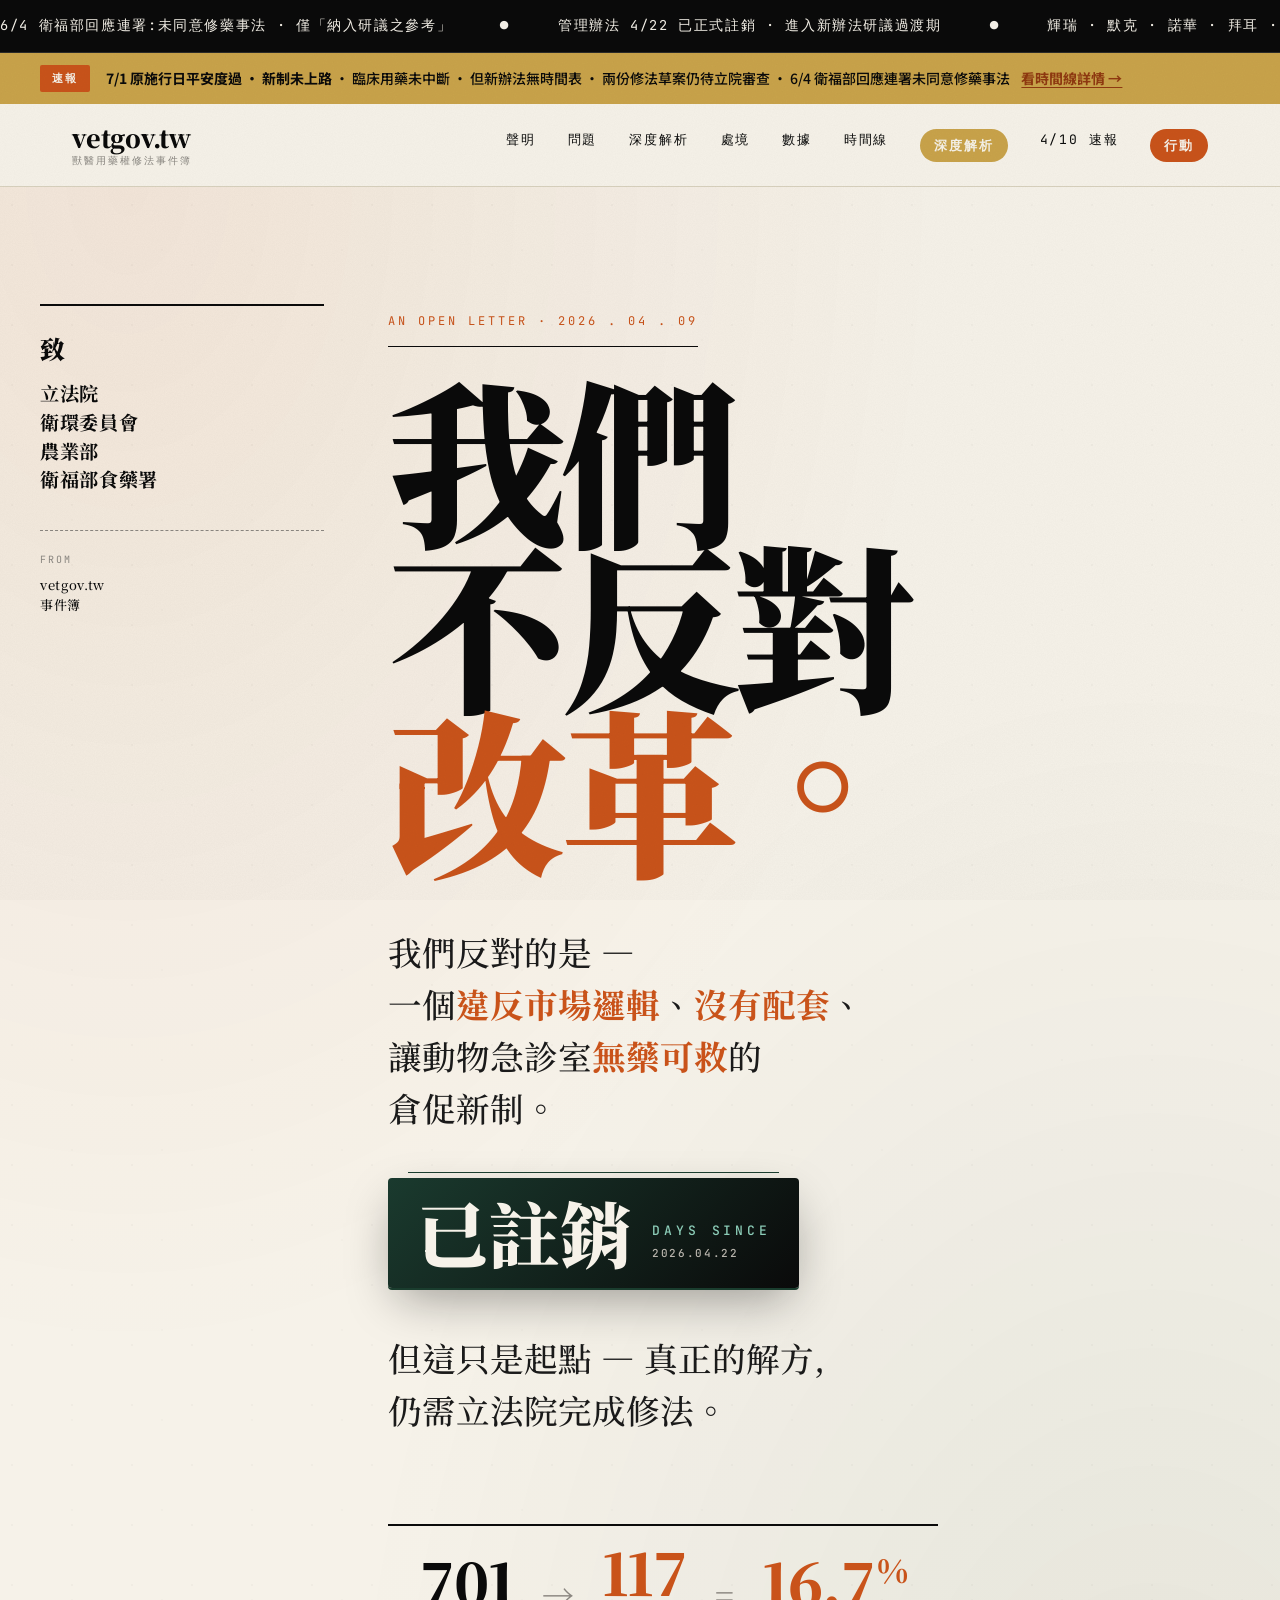
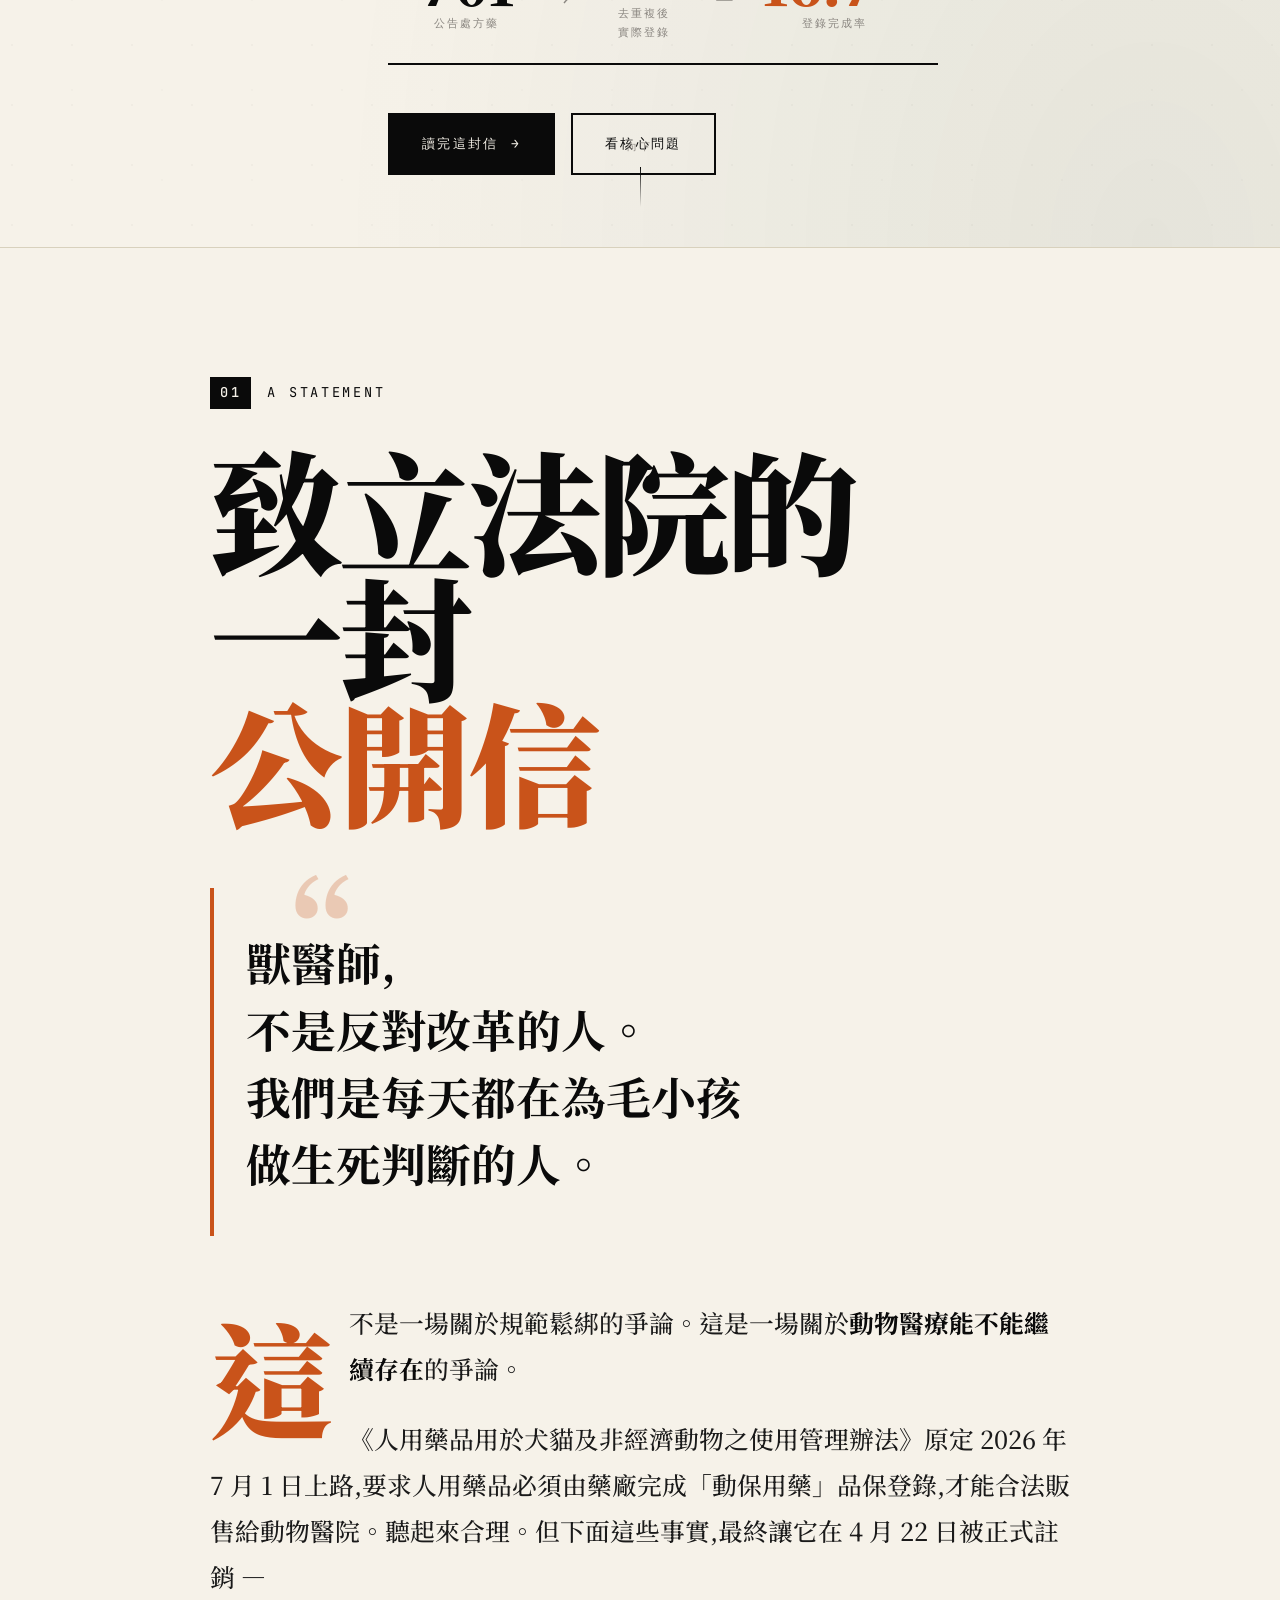
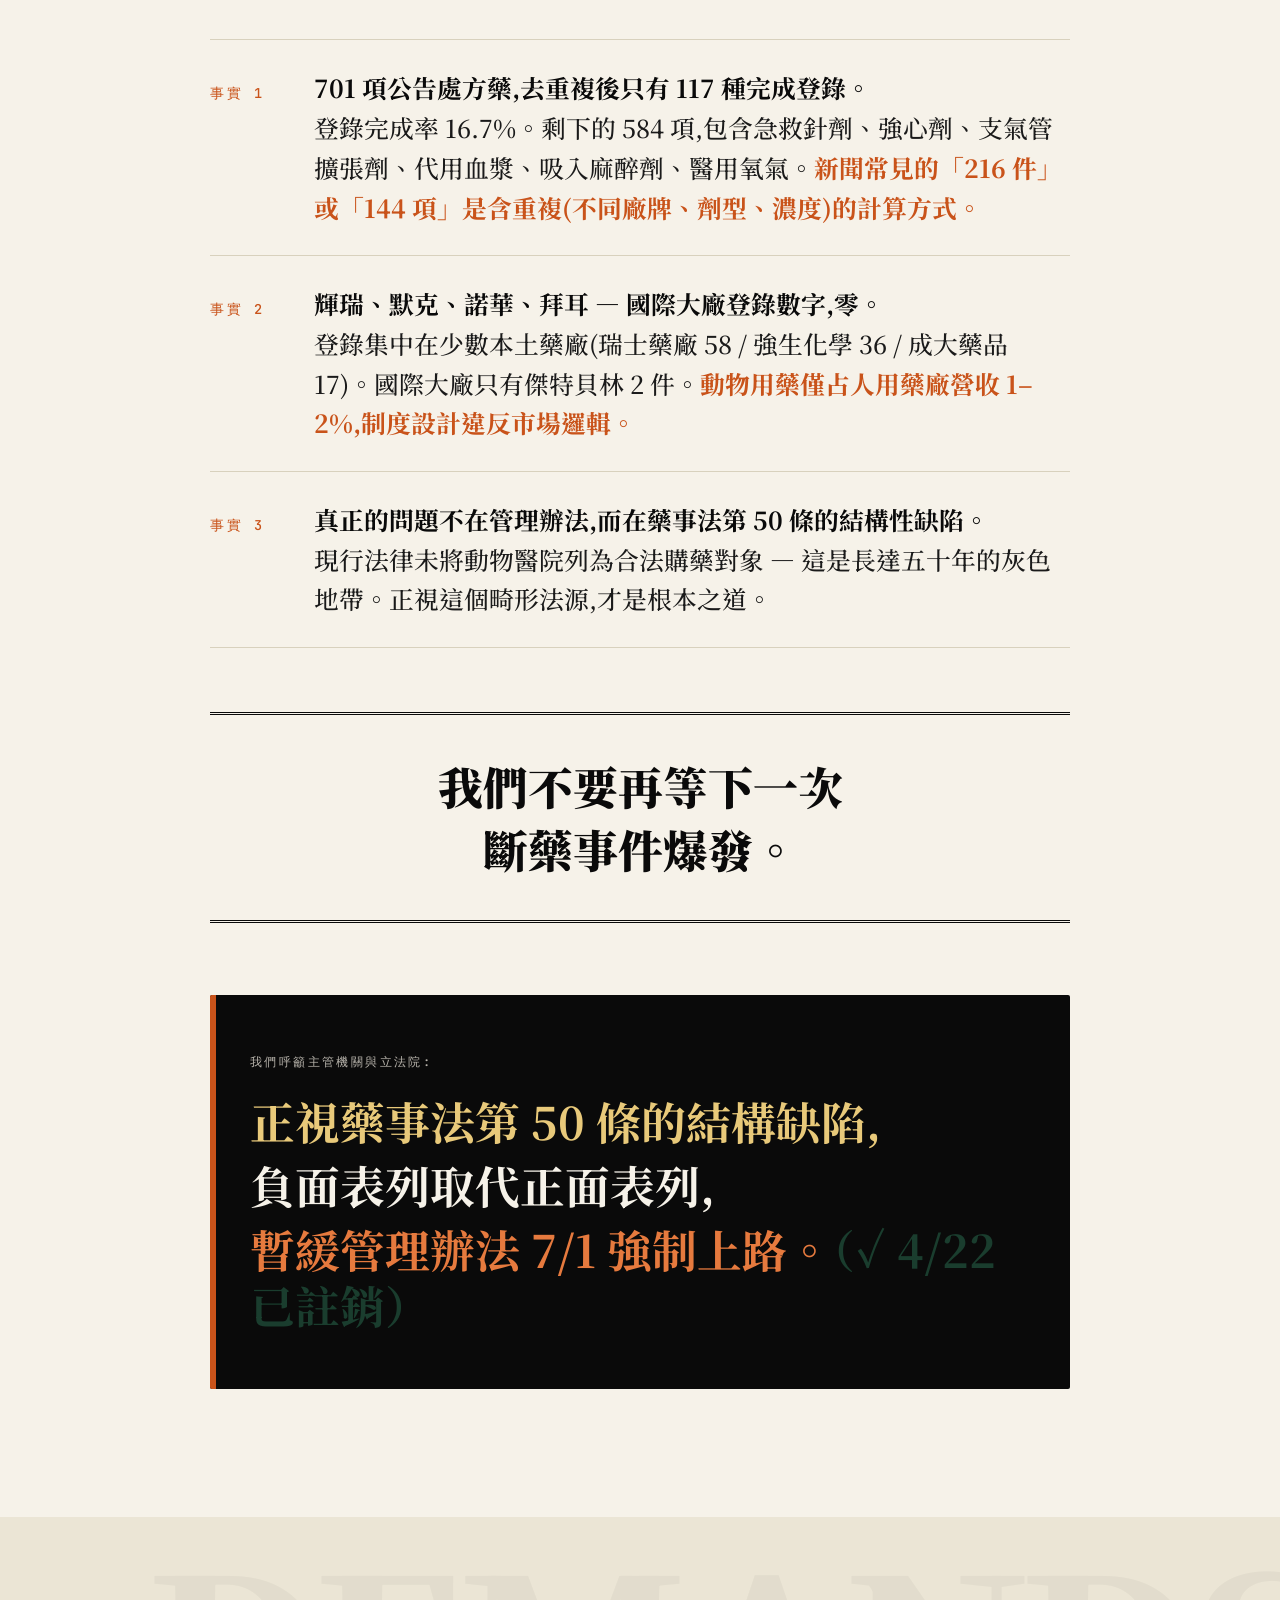
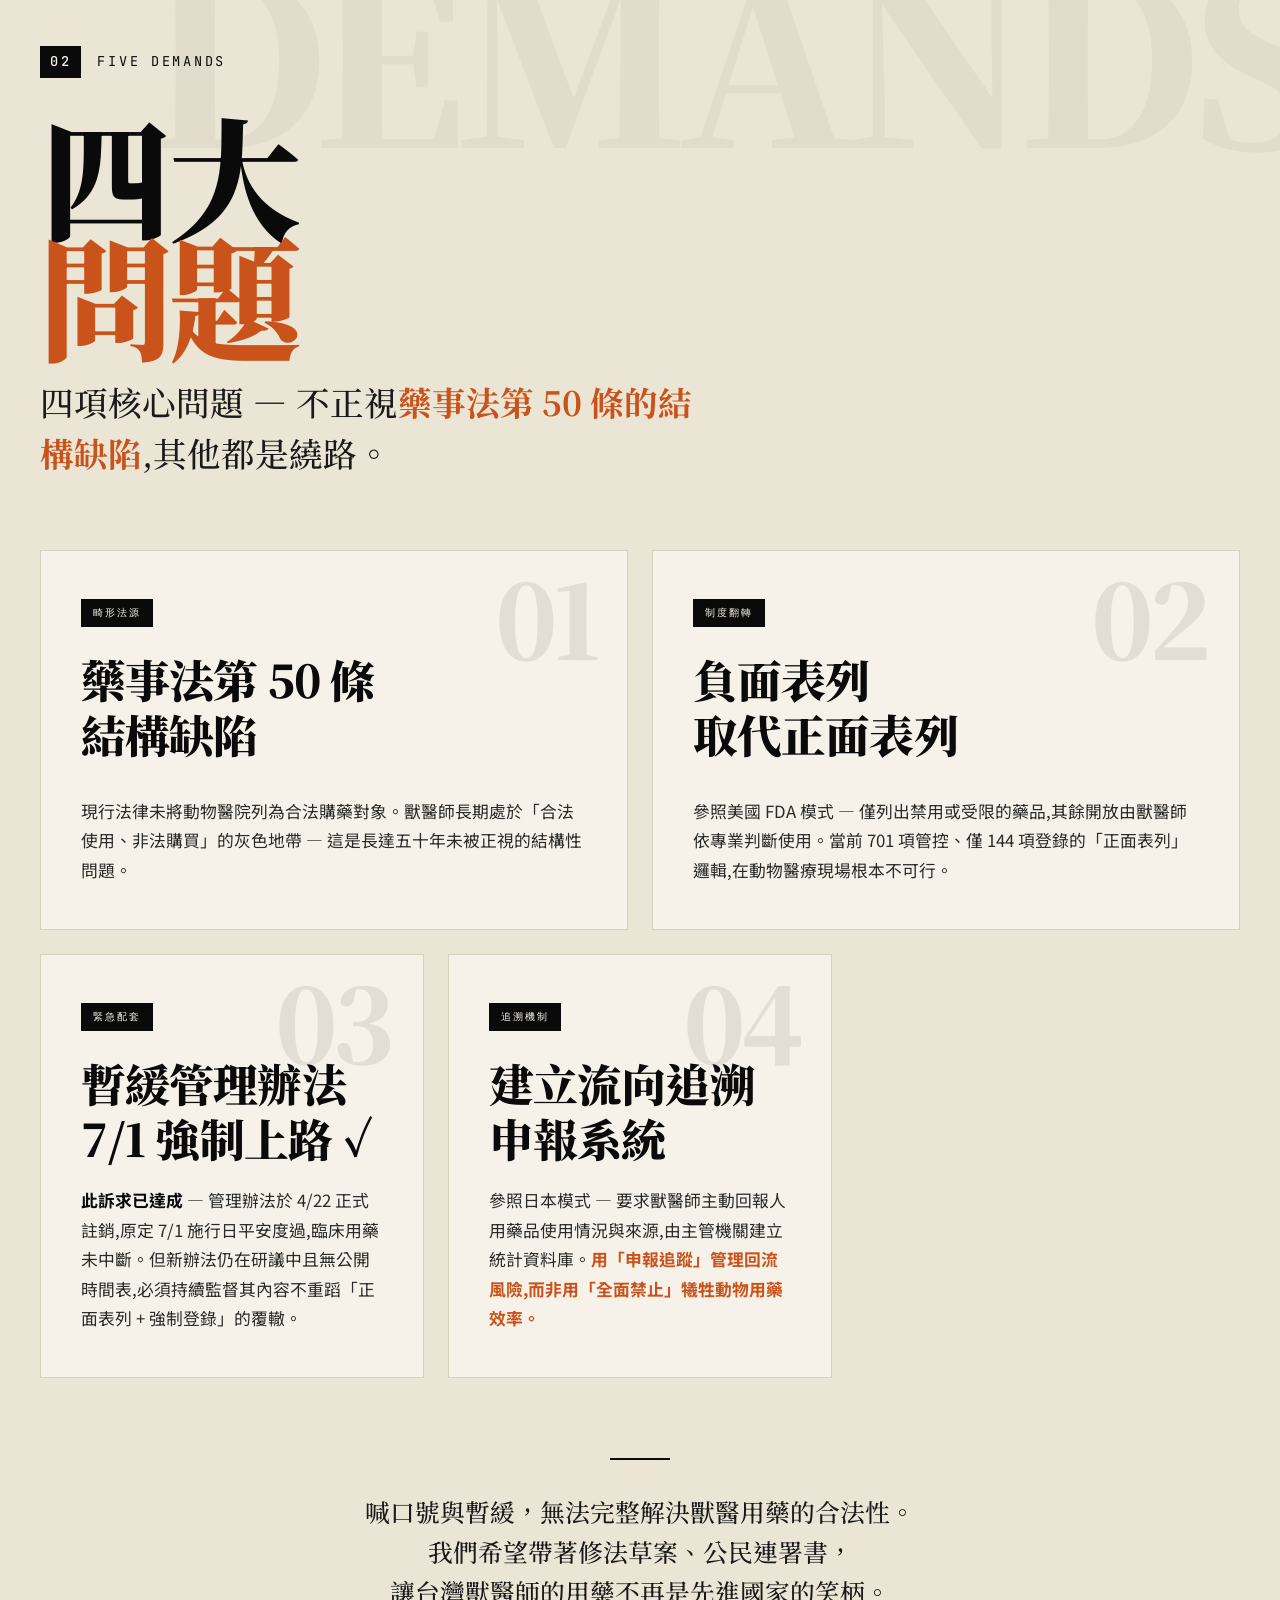
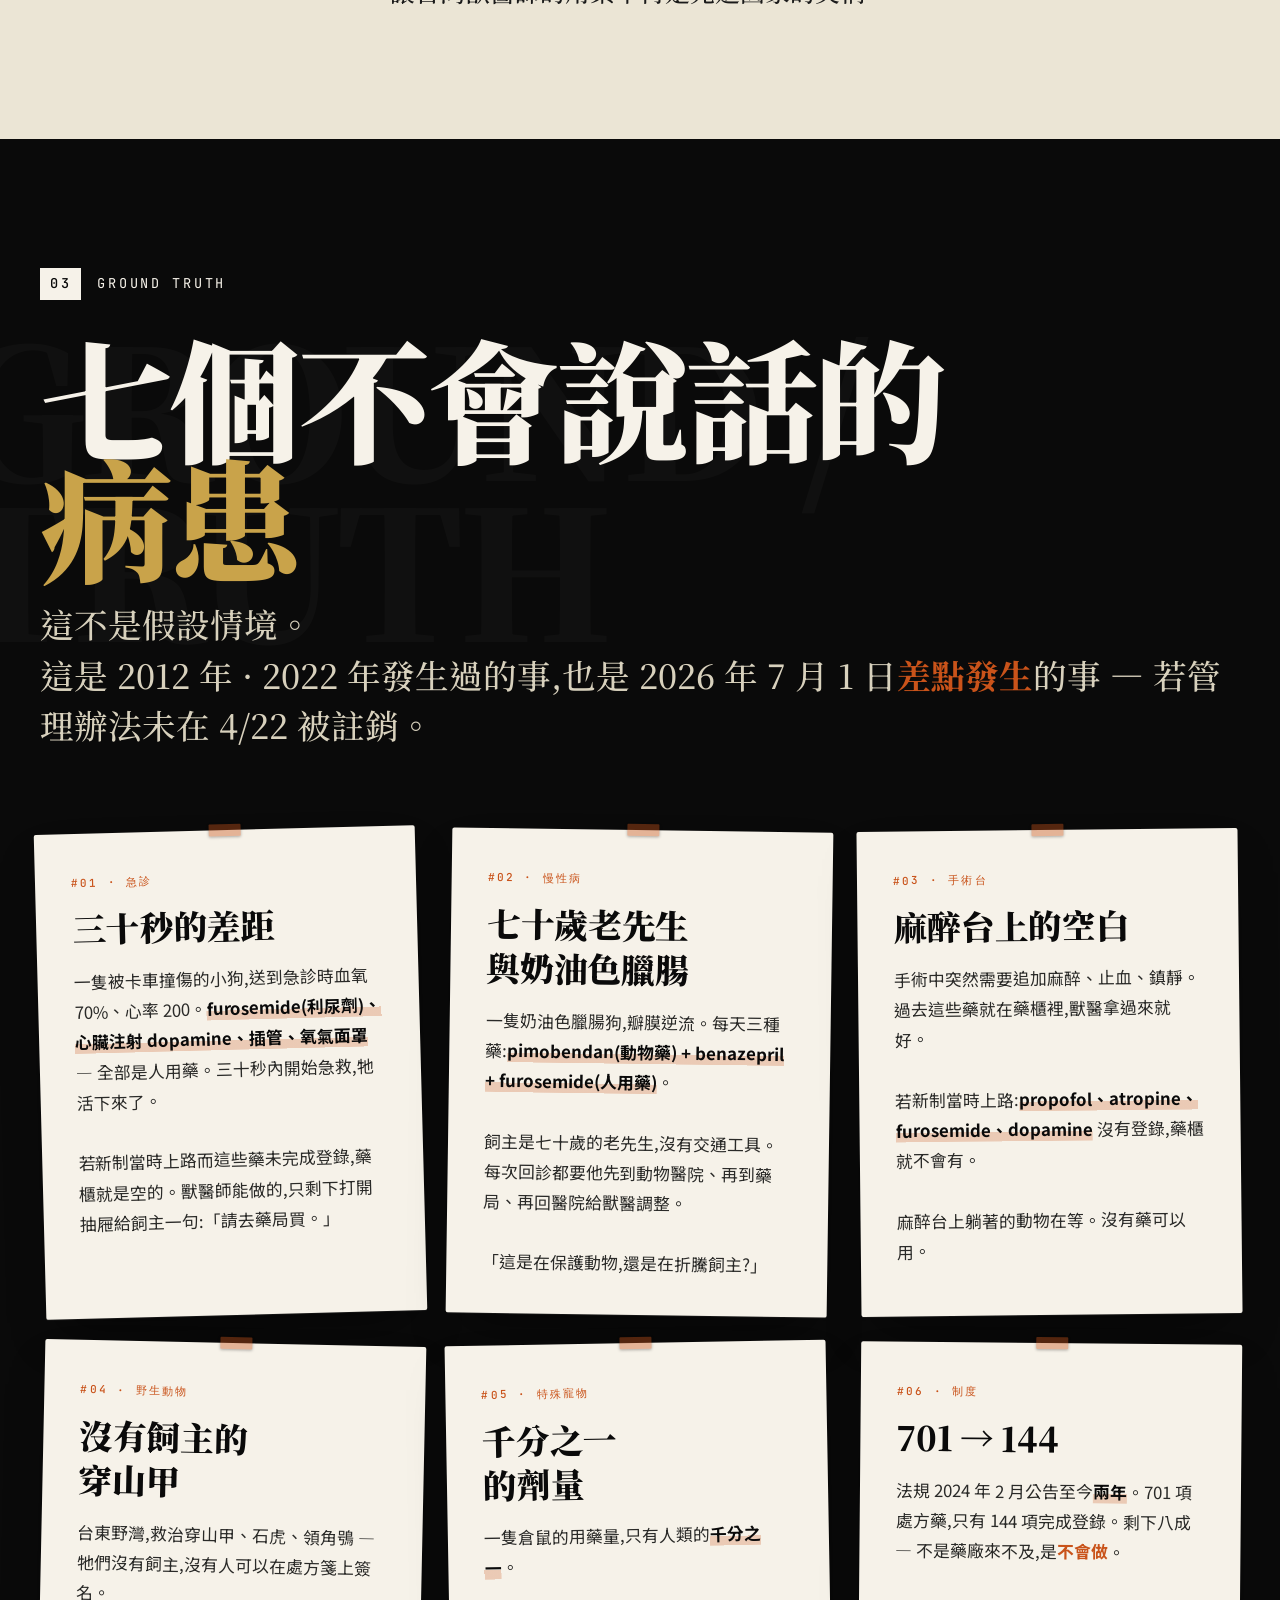
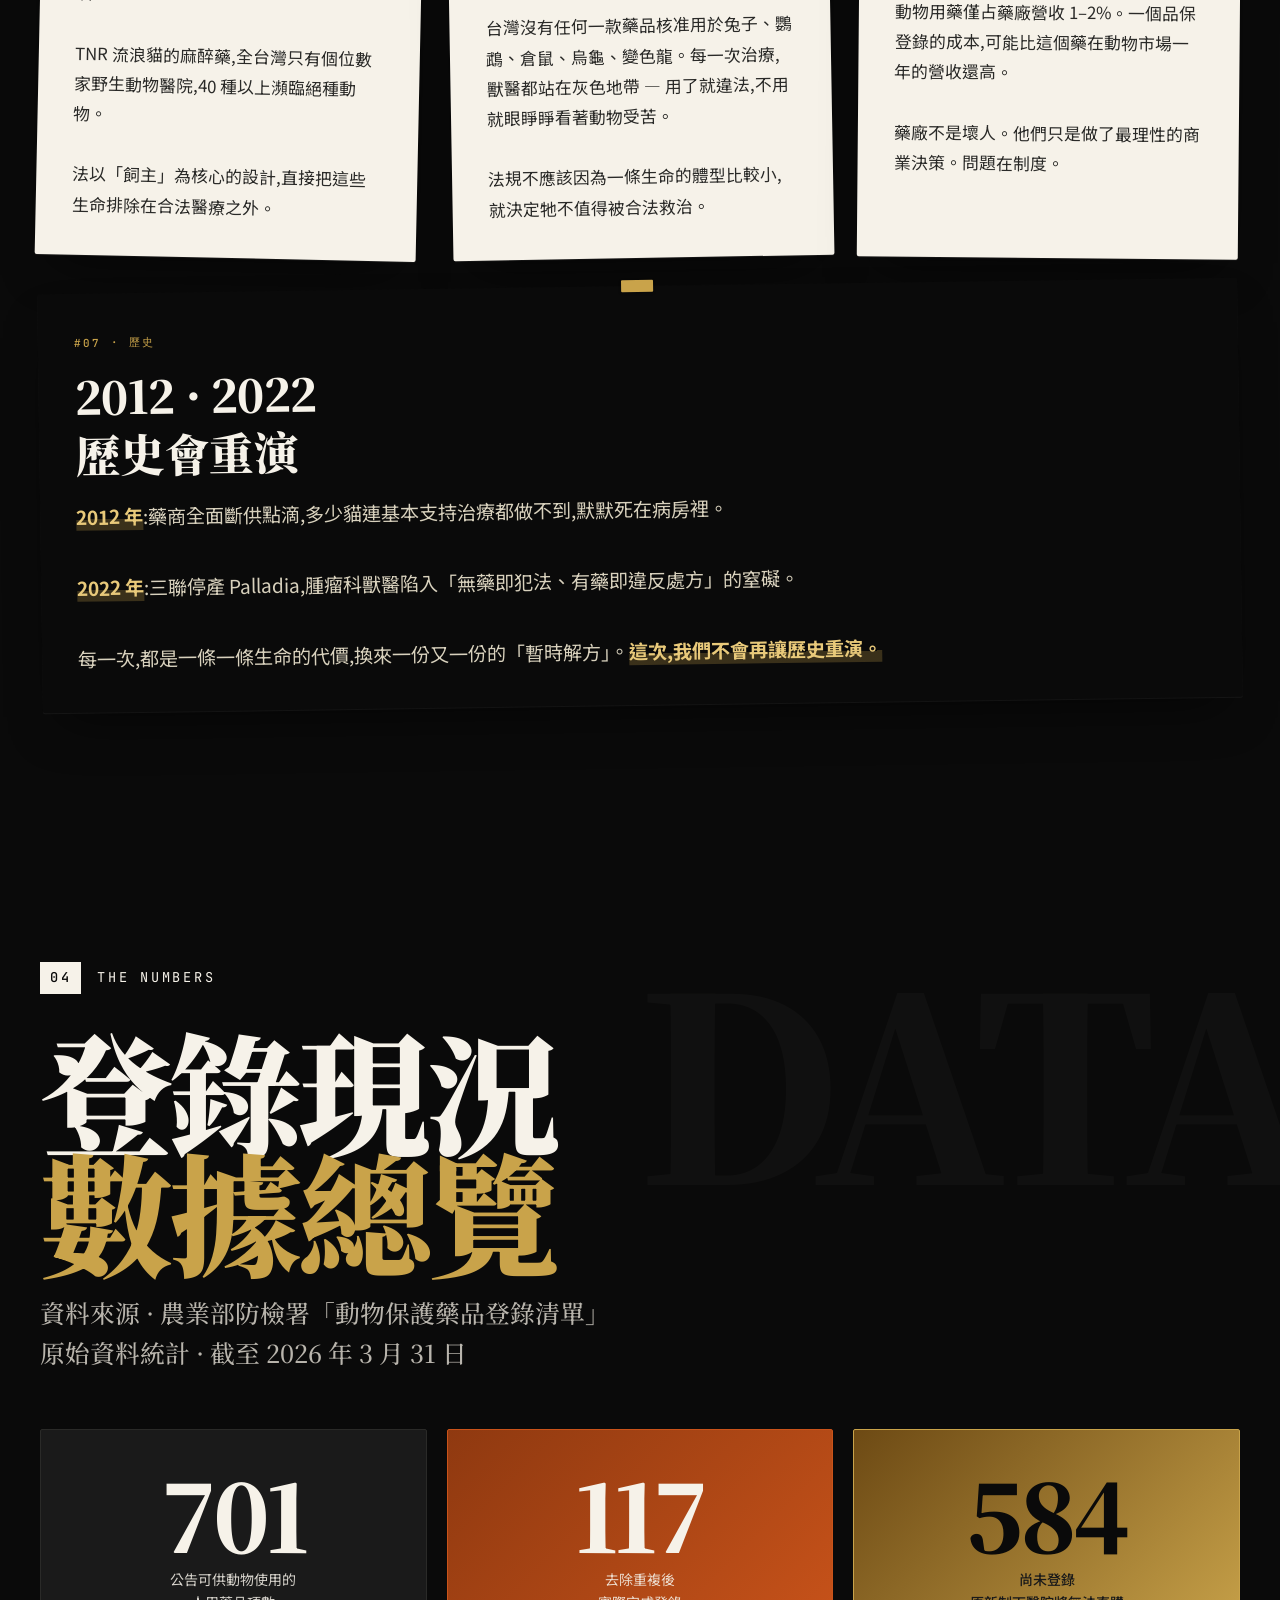
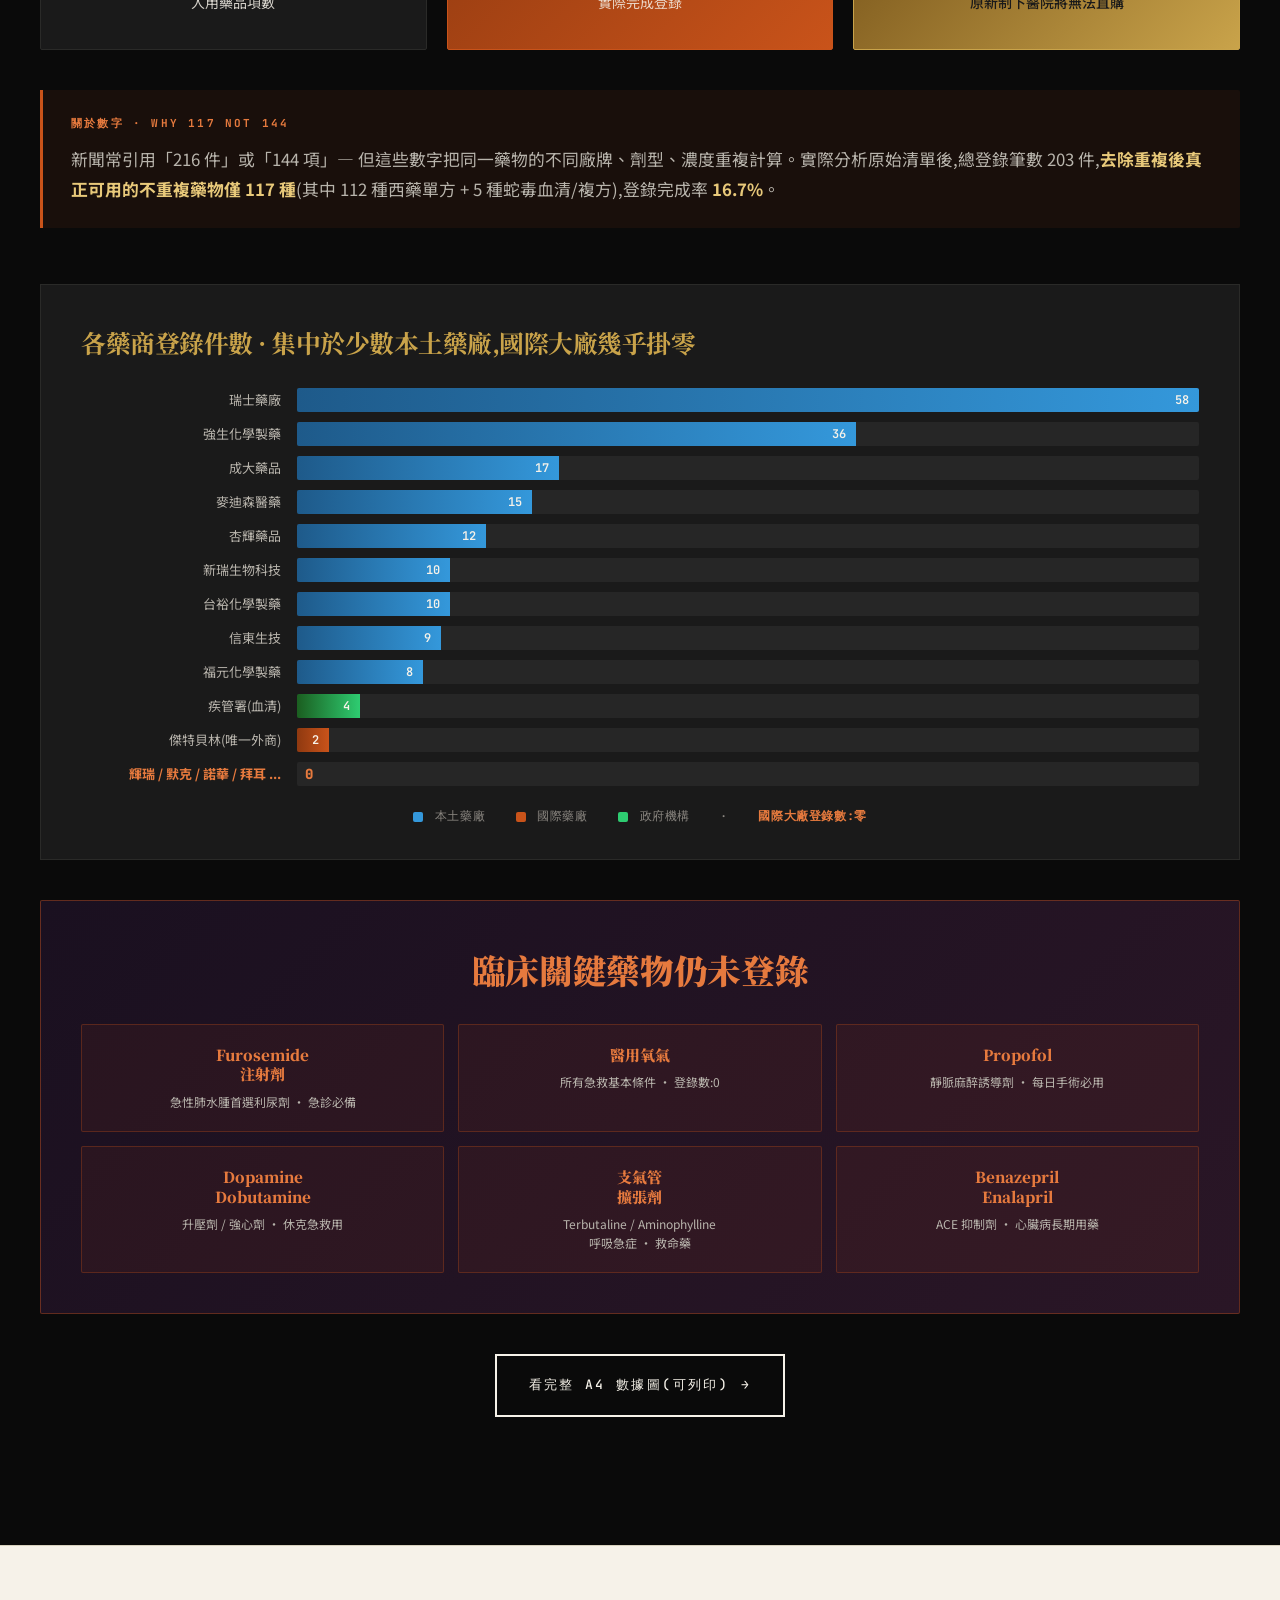
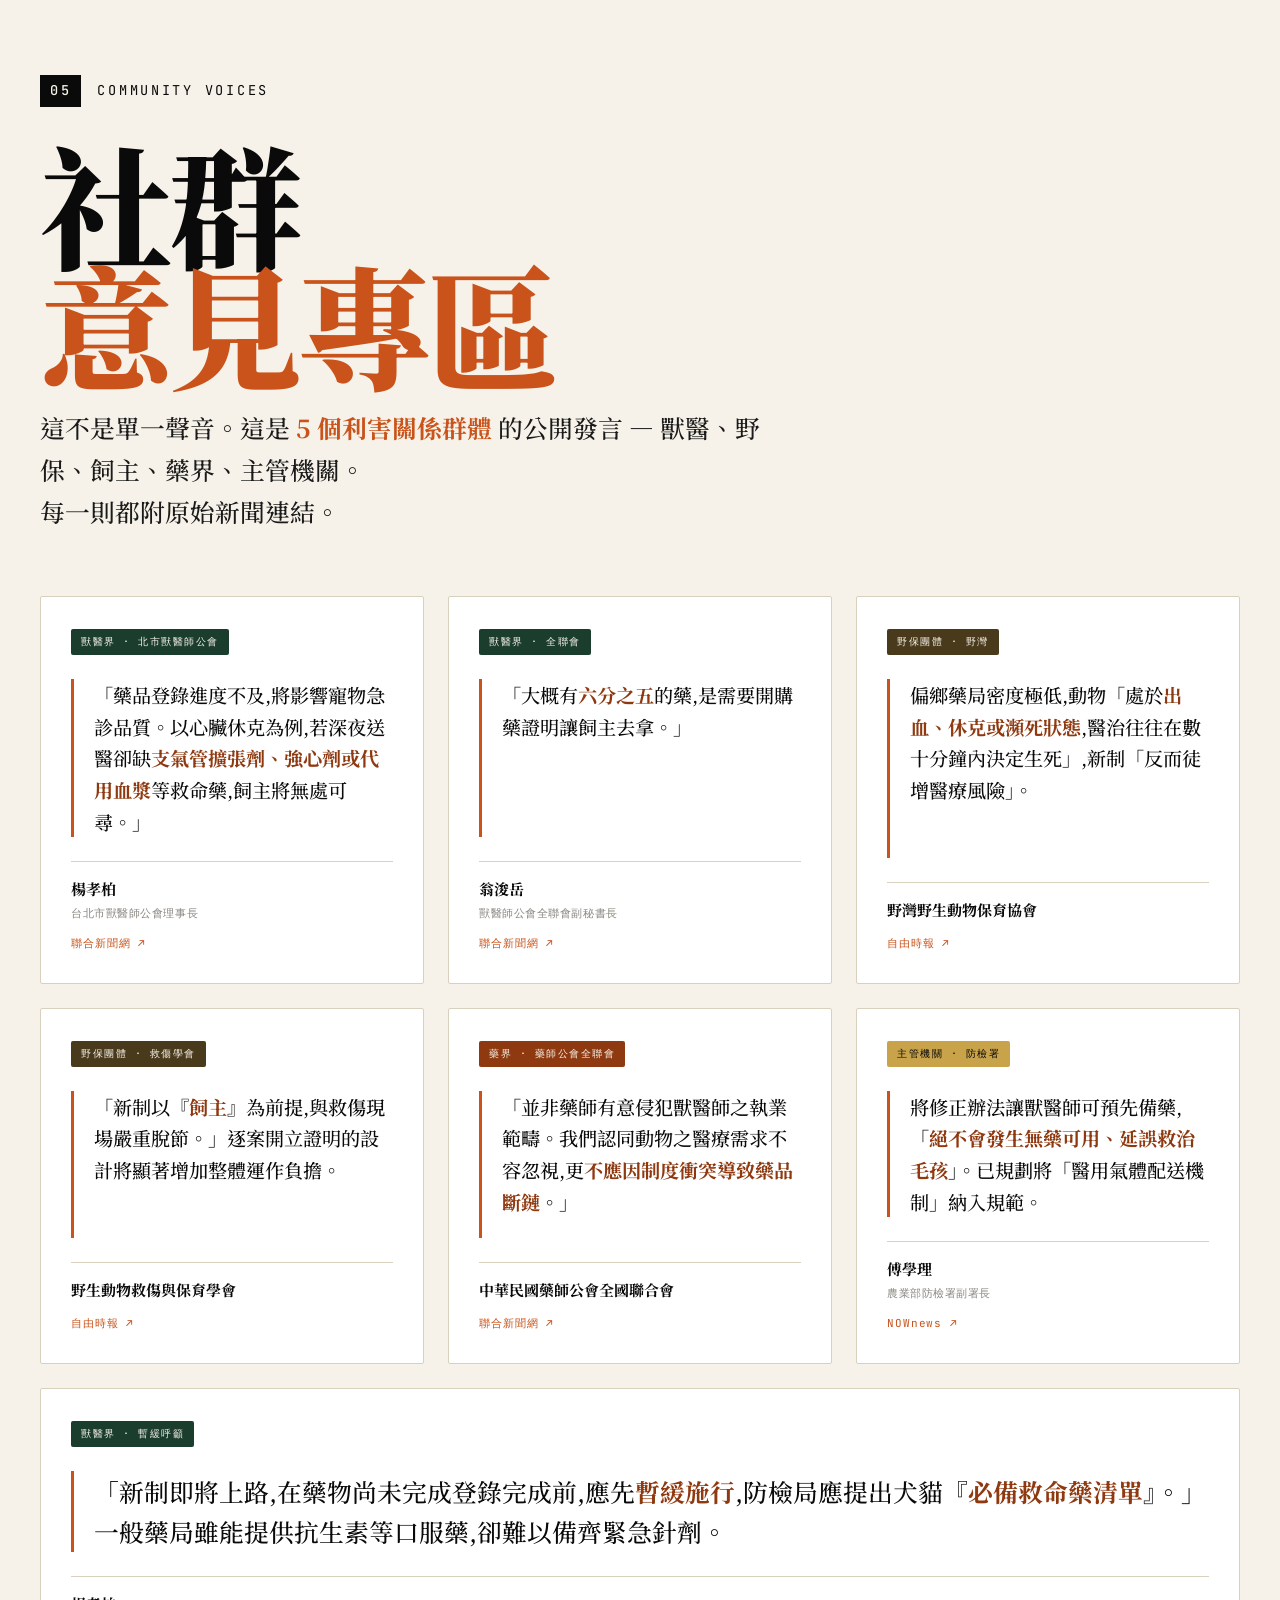
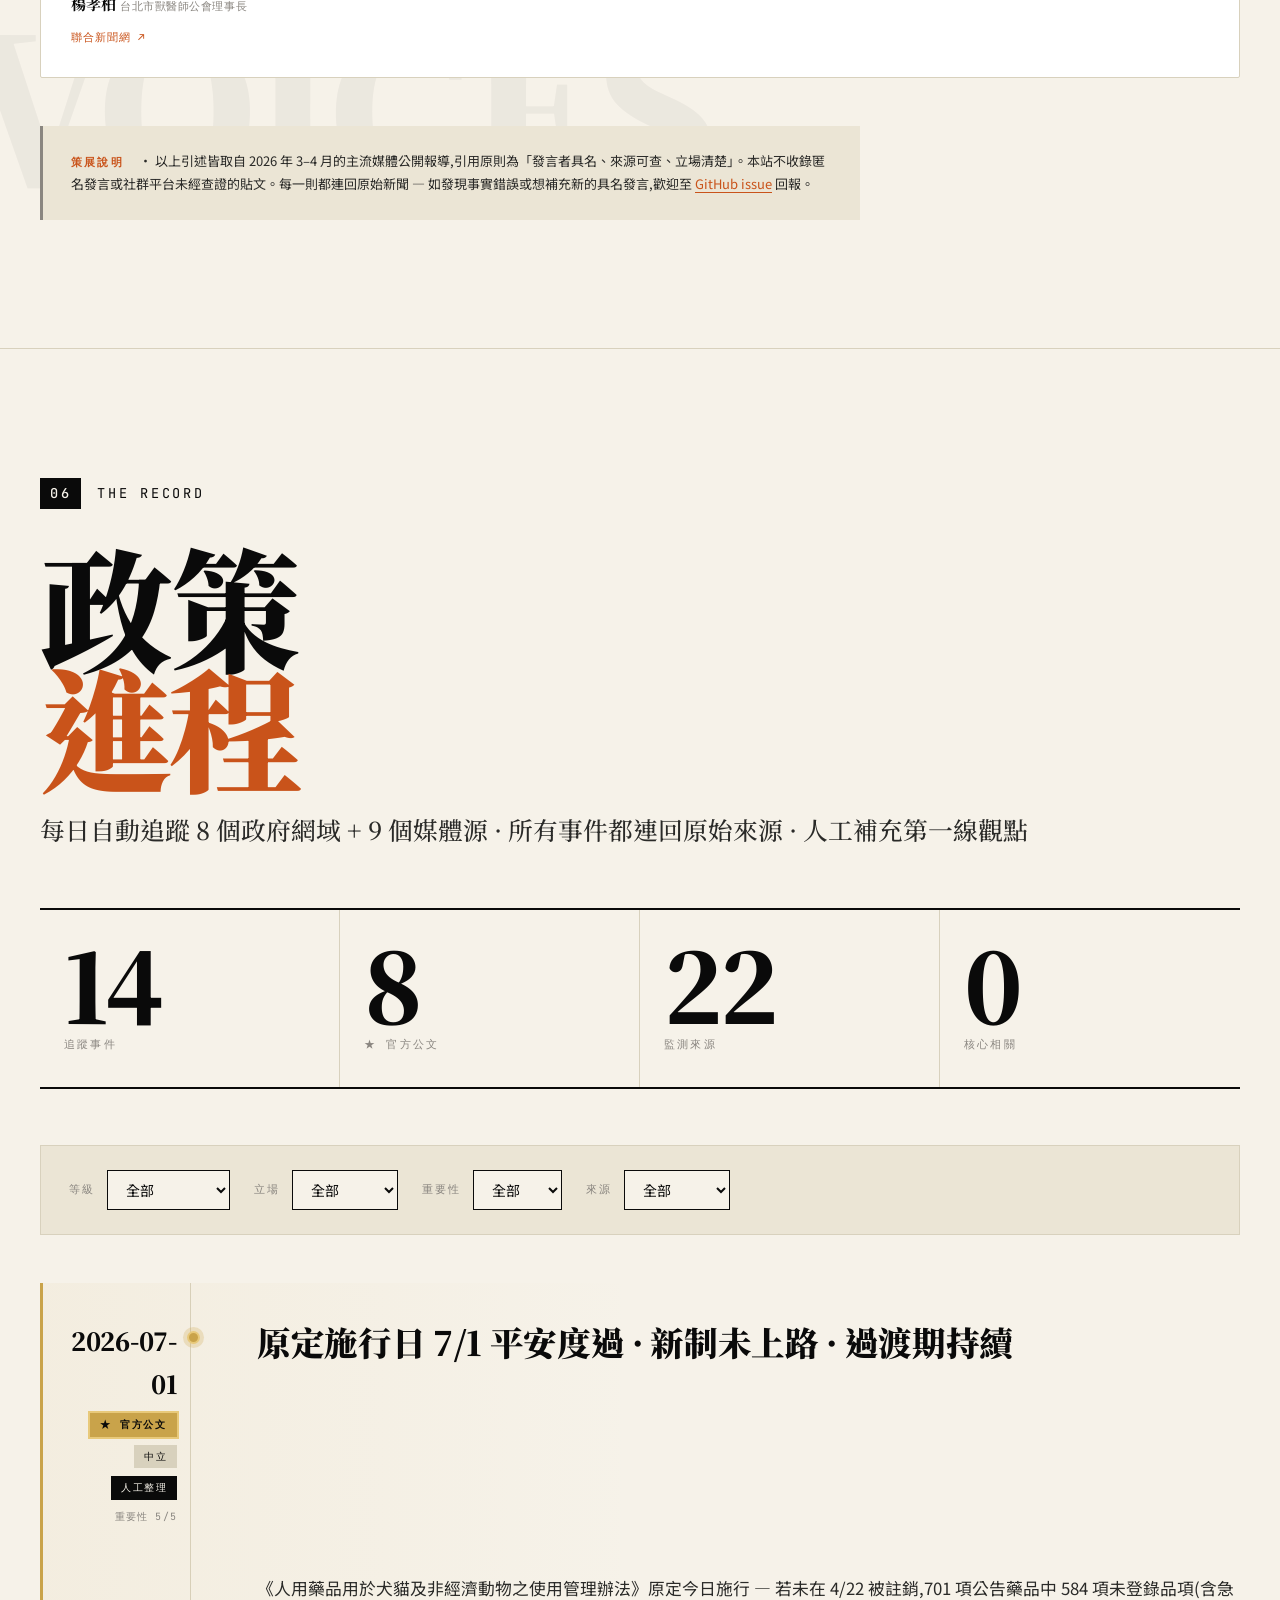
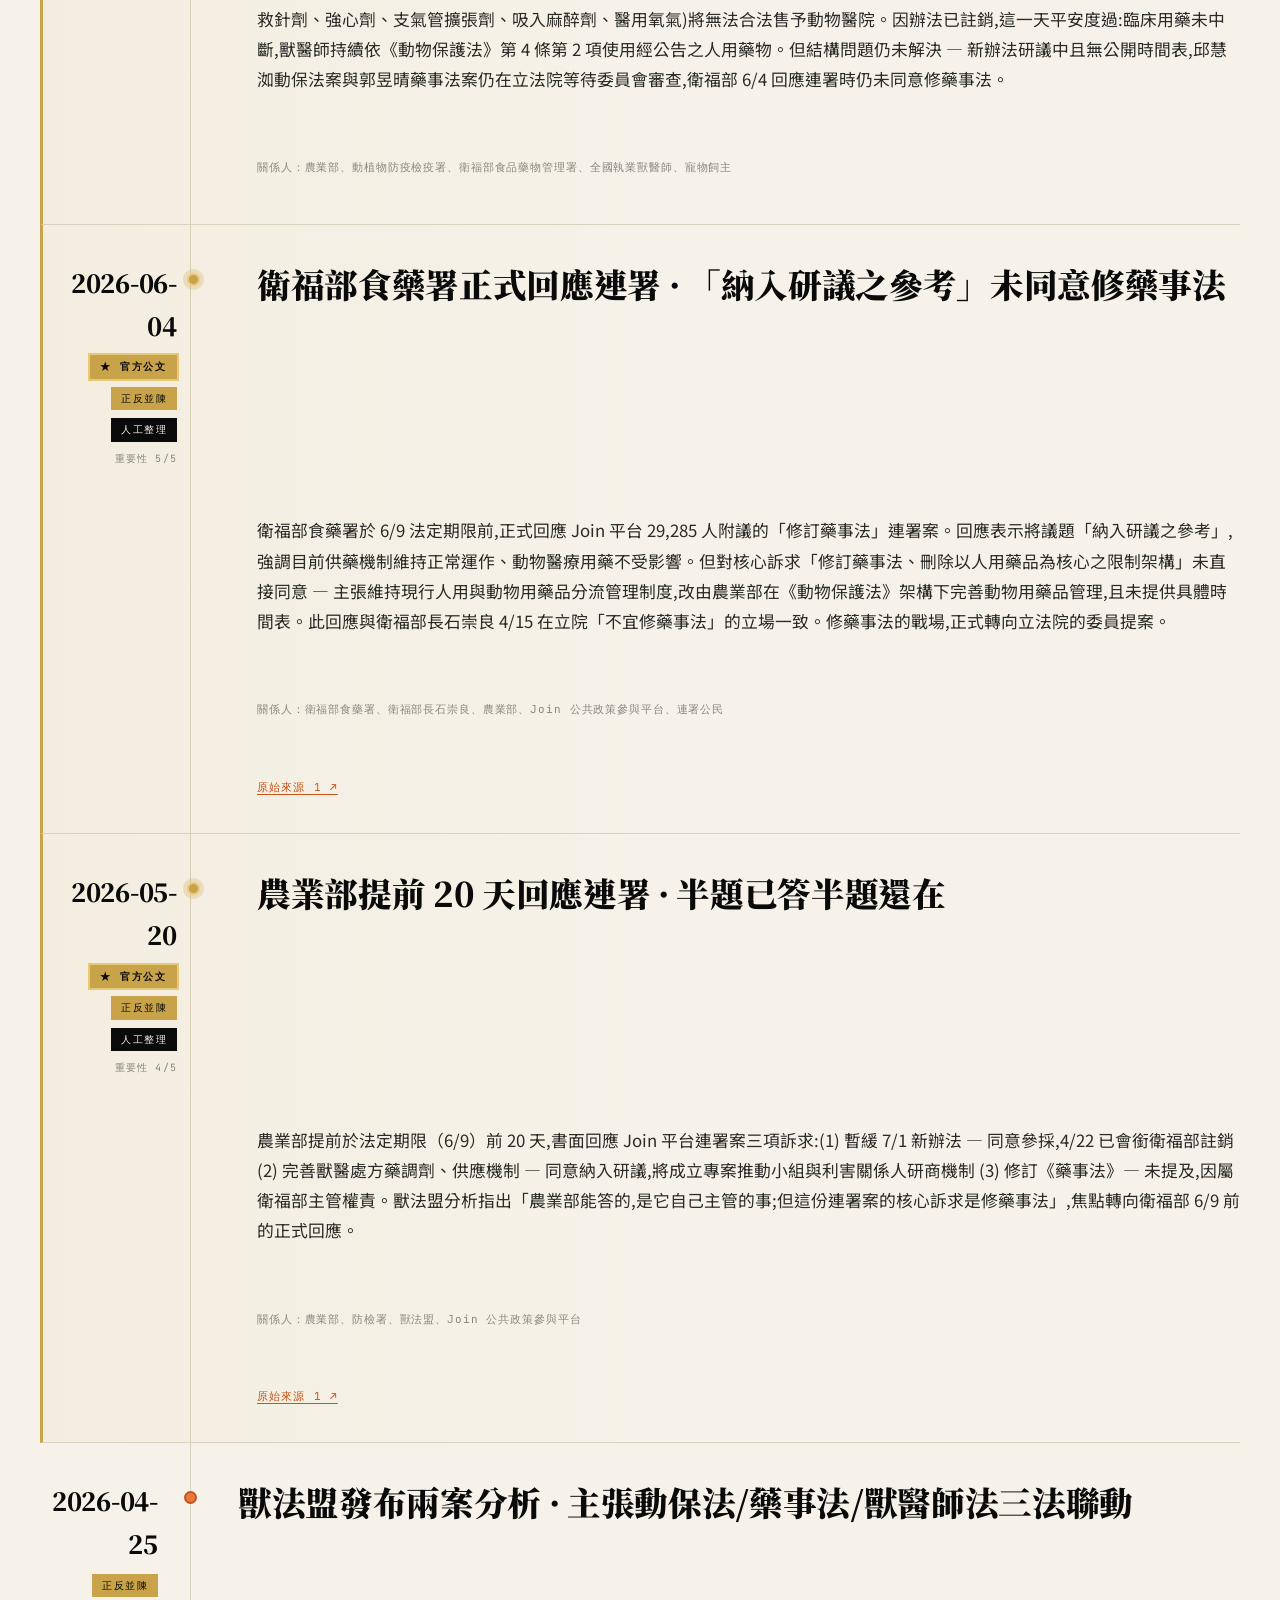
<file: site/index.html>
<!DOCTYPE html>
<html lang="zh-Hant">
<head>
<meta charset="UTF-8">
<meta name="viewport" content="width=device-width, initial-scale=1.0">
<title>正視獸醫用藥的畸形法源 · vetgov.tw</title>
<meta name="description" content="701 項藥品,去重複後只有 117 種完成登錄。我們不反對改革。我們反對的是一個違反市場邏輯、讓動物急診斷藥的倉促新制。請正視獸醫用藥的畸形法源,讓動物醫院成為合法購藥對象。">
<meta property="og:title" content="正視獸醫用藥的畸形法源 · vetgov.tw">
<meta property="og:description" content="701 項藥品 · 僅 117 種完成登錄 · 16.7% · 4/22 管理辦法已註銷 · 來自第一線獸醫師的紀錄 · 核心問題 · 請正視畸形法源。">
<meta property="og:type" content="website">
<meta property="og:url" content="https://vetgov.tw">
<meta property="og:site_name" content="獸醫用藥權修法事件簿 · vetgov.tw">
<meta property="og:image" content="https://vetgov.tw/og-image.svg">
<meta property="og:image:width" content="1200">
<meta property="og:image:height" content="630">
<meta name="twitter:card" content="summary_large_image">
<meta name="twitter:image" content="https://vetgov.tw/og-image.svg">
<meta name="theme-color" content="#0a0a0a">
<link rel="canonical" href="https://vetgov.tw">
<link rel="icon" type="image/svg+xml" href="favicon.svg">
<link rel="alternate icon" href="favicon.svg">
<link rel="sitemap" type="application/xml" href="sitemap.xml">

<link rel="preconnect" href="https://fonts.googleapis.com">
<link rel="preconnect" href="https://fonts.gstatic.com" crossorigin>
<link href="https://fonts.googleapis.com/css2?family=Noto+Serif+TC:wght@500;700;900&family=Noto+Sans+TC:wght@400;500;700;900&family=JetBrains+Mono:wght@400;500&display=swap" rel="stylesheet">

<link rel="stylesheet" href="style.css">
</head>
<body>

<!-- ═══════════════════════════════════════════════
     MARQUEE · 頂部跑馬燈
     ═══════════════════════════════════════════════ -->
<div class="marquee" aria-hidden="true">
  <div class="marquee__track">
    <span>6/4 衛福部回應連署:未同意修藥事法 · 僅「納入研議之參考」</span>
    <span aria-hidden="true">●</span>
    <span>管理辦法 4/22 已正式註銷 · 進入新辦法研議過渡期</span>
    <span aria-hidden="true">●</span>
    <span>輝瑞 · 默克 · 諾華 · 拜耳 · 國際大廠登錄數:零</span>
    <span aria-hidden="true">●</span>
    <span>醫用氧氣 0 · 吸入劑僅 1 · 支氣管擴張劑未登錄</span>
    <span aria-hidden="true">●</span>
    <span>正視畸形法源 · 讓獸醫師合法用藥</span>
    <span aria-hidden="true">●</span>
    <span>負面表列救命 · 正面表列殺生</span>
    <span aria-hidden="true">●</span>
    <span>立法院 4/24 雙軌啟動修法 · 邱慧洳動保法案 · 郭昱晴藥事法案</span>
    <span aria-hidden="true">●</span>
    <span>701 項公告藥品 · 去重複後僅 117 種登錄 · 16.7%</span>
    <span aria-hidden="true">●</span>
    <span>輝瑞 · 默克 · 諾華 · 拜耳 · 國際大廠登錄數:零</span>
    <span aria-hidden="true">●</span>
    <span>醫用氧氣 0 · 吸入劑僅 1 · 支氣管擴張劑未登錄</span>
    <span aria-hidden="true">●</span>
    <span>正視畸形法源 · 讓獸醫師合法用藥</span>
    <span aria-hidden="true">●</span>
    <span>負面表列救命 · 正面表列殺生</span>
    <span aria-hidden="true">●</span>
  </div>
</div>

<!-- ═══════════════════════════════════════════════
     BREAKING · 公聽會速報
     ═══════════════════════════════════════════════ -->
<div class="breaking">
  <div class="breaking__inner">
    <span class="breaking__badge">速報</span>
    <span class="breaking__text">
      <strong>7/1 原施行日平安度過 · 新制未上路</strong> · 臨床用藥未中斷 · 但新辦法無時間表 · 兩份修法草案仍待立院審查 · 6/4 衛福部回應連署未同意修藥事法
      <a href="#timeline">看時間線詳情 →</a>
    </span>
  </div>
</div>

<!-- ═══════════════════════════════════════════════
     NAV
     ═══════════════════════════════════════════════ -->
<header class="nav">
  <div class="nav__inner">
    <a href="#top" class="nav__brand">
      <span class="nav__mark">vetgov.tw</span>
      <span class="nav__sub">獸醫用藥權修法事件簿</span>
    </a>
    <nav class="nav__links">
      <a href="#manifesto">聲明</a>
      <a href="#demands">問題</a>
      <a href="analysis.html">深度解析</a>
      <a href="#voices">處境</a>
      <a href="data-chart.html">數據</a>
      <a href="#timeline">時間線</a>
      <a href="analysis.html" class="nav__cta nav__cta--gold">深度解析</a>
      <a href="hearing-0410.html">4/10 速報</a>
      <a href="#act" class="nav__cta">行動</a>
    </nav>
  </div>
</header>

<!-- ═══════════════════════════════════════════════
     HERO · 開場宣言
     ═══════════════════════════════════════════════ -->
<section class="hero" id="top">
  <div class="hero__grain"></div>

  <div class="hero__grid">
    <div class="hero__meta">
      <div class="hero__to">致</div>
      <div class="hero__to-body">
        立法院<br>
        衛環委員會<br>
        農業部<br>
        衛福部食藥署
      </div>
      <div class="hero__from">
        <div class="hero__from-label">From</div>
        <div class="hero__from-body">vetgov.tw<br>事件簿</div>
      </div>
    </div>

    <div class="hero__main">
      <p class="hero__kicker">An Open Letter · 2026 . 04 . 09</p>

      <h1 class="hero__h1">
        <span class="hero__line">我們</span>
        <span class="hero__line">不反對</span>
        <span class="hero__line hero__line--accent">改革<span class="hero__period">。</span></span>
      </h1>

      <div class="hero__lede">
        <p>
          我們反對的是 —<br>
          一個<em>違反市場邏輯</em>、<em>沒有配套</em>、<br>
          讓動物急診室<em>無藥可救</em>的<br>
          倉促新制。
        </p>

        <div class="hero__ticker hero__ticker--revoked">
          <div class="hero__ticker-num">已註銷</div>
          <div class="hero__ticker-meta">
            <div class="hero__ticker-unit">REVOKED</div>
            <div class="hero__ticker-target">2026.04.22</div>
          </div>
        </div>

        <p>但這只是起點 — 真正的解方,<br>仍需立法院完成修法。</p>
      </div>

      <div class="hero__stats-mini">
        <div class="hero__stat">
          <div class="hero__stat-num">701</div>
          <div class="hero__stat-label">公告處方藥</div>
        </div>
        <div class="hero__stat-divider">→</div>
        <div class="hero__stat">
          <div class="hero__stat-num"><span class="hero__stat-accent">117</span></div>
          <div class="hero__stat-label">去重複後<br>實際登錄</div>
        </div>
        <div class="hero__stat-divider">=</div>
        <div class="hero__stat">
          <div class="hero__stat-num hero__stat-pct">16.7<small>%</small></div>
          <div class="hero__stat-label">登錄完成率</div>
        </div>
      </div>

      <div class="hero__cta">
        <a href="#manifesto" class="btn btn--ink">
          <span>讀完這封信</span>
          <span class="btn__arrow">→</span>
        </a>
        <a href="#demands" class="btn btn--ghost">看核心問題</a>
      </div>
    </div>
  </div>

  <div class="hero__scroll">
    <span>向下</span>
    <div class="hero__scroll-line"></div>
  </div>
</section>

<!-- ═══════════════════════════════════════════════
     MANIFESTO · 致立法院的一封公開信
     ═══════════════════════════════════════════════ -->
<section class="manifesto" id="manifesto">
  <div class="manifesto__inner">

    <div class="section-label">
      <span class="section-label__num">01</span>
      <span class="section-label__text">A Statement</span>
    </div>

    <h2 class="manifesto__title">
      致立法院的<br>
      一封<br>
      <span class="accent-underline">公開信</span>
    </h2>

    <blockquote class="manifesto__quote">
      <div class="manifesto__quote-mark">“</div>
      獸醫師,<br>
      不是反對改革的人。<br>
      我們是每天都在為毛小孩<br>
      做生死判斷的人。
    </blockquote>

    <div class="manifesto__body">
      <p class="has-dropcap">
        <span class="dropcap">這</span>不是一場關於規範鬆綁的爭論。這是一場關於<strong>動物醫療能不能繼續存在</strong>的爭論。
      </p>

      <p>《人用藥品用於犬貓及非經濟動物之使用管理辦法》原定 2026 年 7 月 1 日上路,要求人用藥品必須由藥廠完成「動保用藥」品保登錄,才能合法販售給動物醫院。聽起來合理。但下面這些事實,最終讓它在 4 月 22 日被正式註銷 —</p>

      <ol class="manifesto__questions">
        <li>
          <span class="q-num">事實 1</span>
          <span class="q-text"><strong>701 項公告處方藥,去重複後只有 117 種完成登錄。</strong><br>登錄完成率 16.7%。剩下的 584 項,包含急救針劑、強心劑、支氣管擴張劑、代用血漿、吸入麻醉劑、醫用氧氣。<em>新聞常見的「216 件」或「144 項」是含重複(不同廠牌、劑型、濃度)的計算方式。</em></span>
        </li>
        <li>
          <span class="q-num">事實 2</span>
          <span class="q-text"><strong>輝瑞、默克、諾華、拜耳 — 國際大廠登錄數字,零。</strong><br>登錄集中在少數本土藥廠(瑞士藥廠 58 / 強生化學 36 / 成大藥品 17)。國際大廠只有傑特貝林 2 件。<em>動物用藥僅占人用藥廠營收 1–2%,制度設計違反市場邏輯。</em></span>
        </li>
        <li>
          <span class="q-num">事實 3</span>
          <span class="q-text"><strong>真正的問題不在管理辦法,而在藥事法第 50 條的結構性缺陷。</strong><br>現行法律未將動物醫院列為合法購藥對象 — 這是長達五十年的灰色地帶。正視這個畸形法源,才是根本之道。</span>
        </li>
      </ol>

      <p class="manifesto__verdict">
        我們不要再等下一次<br>
        斷藥事件爆發。
      </p>

      <div class="manifesto__plea">
        <p>我們呼籲主管機關與立法院:</p>
        <p class="plea-line"><strong>正視藥事法第 50 條的結構缺陷,</strong></p>
        <p class="plea-line"><strong>負面表列取代正面表列,</strong></p>
        <p class="plea-line"><strong>暫緩管理辦法 7/1 強制上路。<span style="color:var(--moss,#4a8c5e);">（✓ 4/22 已註銷）</span></strong></p>
      </div>
    </div>

  </div>
</section>

<!-- ═══════════════════════════════════════════════
     ISSUES · 四大問題
     ═══════════════════════════════════════════════ -->
<section class="demands" id="demands">
  <div class="demands__inner">

    <div class="section-label">
      <span class="section-label__num">02</span>
      <span class="section-label__text">Five Demands</span>
    </div>

    <h2 class="demands__title">
      四大<br>
      <span class="accent-underline">問題</span>
    </h2>

    <p class="demands__lede">四項核心問題 — 不正視<em>藥事法第 50 條的結構缺陷</em>,其他都是繞路。</p>

    <div class="demands__grid">

      <article class="demand demand--1">
        <div class="demand__num">01</div>
        <div class="demand__tag">畸形法源</div>
        <h3 class="demand__title">藥事法第 50 條<br>結構缺陷</h3>
        <p>現行法律未將動物醫院列為合法購藥對象。獸醫師長期處於「合法使用、非法購買」的灰色地帶 — 這是長達五十年未被正視的結構性問題。</p>
      </article>

      <article class="demand demand--2">
        <div class="demand__num">02</div>
        <div class="demand__tag">制度翻轉</div>
        <h3 class="demand__title">負面表列<br>取代正面表列</h3>
        <p>參照美國 FDA 模式 — 僅列出禁用或受限的藥品,其餘開放由獸醫師依專業判斷使用。當前 701 項管控、僅 144 項登錄的「正面表列」邏輯,在動物醫療現場根本不可行。</p>
      </article>

      <article class="demand demand--3">
        <div class="demand__num">03</div>
        <div class="demand__tag">緊急配套</div>
        <h3 class="demand__title">暫緩管理辦法<br>7/1 強制上路 ✓</h3>
        <p><strong>此訴求已達成</strong> — 管理辦法於 4/22 正式註銷,原定 7/1 施行日平安度過,臨床用藥未中斷。但新辦法仍在研議中且無公開時間表,必須持續監督其內容不重蹈「正面表列 + 強制登錄」的覆轍。</p>
      </article>

      <article class="demand demand--4">
        <div class="demand__num">04</div>
        <div class="demand__tag">追溯機制</div>
        <h3 class="demand__title">建立流向追溯<br>申報系統</h3>
        <p>參照日本模式 — 要求獸醫師主動回報人用藥品使用情況與來源,由主管機關建立統計資料庫。<em>用「申報追蹤」管理回流風險,而非用「全面禁止」犧牲動物用藥效率。</em></p>
      </article>

    </div>

    <div class="demands__sign">
      <div class="sign-line"></div>
      <p>喊口號與暫緩，無法完整解決獸醫用藥的合法性。<br>我們希望帶著修法草案、公民連署書，<br>讓台灣獸醫師的用藥不再是先進國家的笑柄。</p>
    </div>

  </div>
</section>

<!-- ═══════════════════════════════════════════════
     VOICES · 第一線真實案例
     ═══════════════════════════════════════════════ -->
<section class="voices" id="voices">
  <div class="voices__inner">

    <div class="section-label section-label--light">
      <span class="section-label__num">03</span>
      <span class="section-label__text">Ground Truth</span>
    </div>

    <h2 class="voices__title">
      七個不會說話的<br>
      <span class="accent-underline-light">病患</span>
    </h2>

    <p class="voices__lede">
      這不是假設情境。<br>
      這是 2012 年 · 2022 年發生過的事,也是 2026 年 7 月 1 日<em>差點發生</em>的事 — 若管理辦法未在 4/22 被註銷。
    </p>

    <div class="voices__wall">

      <article class="voice voice--01">
        <div class="voice__hashtag">#01 · 急診</div>
        <h4>三十秒的差距</h4>
        <p>一隻被卡車撞傷的小狗,送到急診時血氧 70%、心率 200。<strong>furosemide(利尿劑)、心臟注射 dopamine、插管、氧氣面罩</strong> — 全部是人用藥。三十秒內開始急救,牠活下來了。<br><br>若新制當時上路而這些藥未完成登錄,藥櫃就是空的。獸醫師能做的,只剩下打開抽屜給飼主一句:「請去藥局買。」</p>
      </article>

      <article class="voice voice--02">
        <div class="voice__hashtag">#02 · 慢性病</div>
        <h4>七十歲老先生<br>與奶油色臘腸</h4>
        <p>一隻奶油色臘腸狗,瓣膜逆流。每天三種藥:<strong>pimobendan(動物藥) + benazepril + furosemide(人用藥)</strong>。<br><br>飼主是七十歲的老先生,沒有交通工具。每次回診都要他先到動物醫院、再到藥局、再回醫院給獸醫調整。<br><br>「這是在保護動物,還是在折騰飼主?」</p>
      </article>

      <article class="voice voice--03">
        <div class="voice__hashtag">#03 · 手術台</div>
        <h4>麻醉台上的空白</h4>
        <p>手術中突然需要追加麻醉、止血、鎮靜。過去這些藥就在藥櫃裡,獸醫拿過來就好。<br><br>若新制當時上路:<strong>propofol、atropine、furosemide、dopamine</strong> 沒有登錄,藥櫃就不會有。<br><br>麻醉台上躺著的動物在等。沒有藥可以用。</p>
      </article>

      <article class="voice voice--04">
        <div class="voice__hashtag">#04 · 野生動物</div>
        <h4>沒有飼主的<br>穿山甲</h4>
        <p>台東野灣,救治穿山甲、石虎、領角鴞 — 牠們沒有飼主,沒有人可以在處方箋上簽名。<br><br>TNR 流浪貓的麻醉藥,全台灣只有個位數家野生動物醫院,40 種以上瀕臨絕種動物。<br><br>法以「飼主」為核心的設計,直接把這些生命排除在合法醫療之外。</p>
      </article>

      <article class="voice voice--05">
        <div class="voice__hashtag">#05 · 特殊寵物</div>
        <h4>千分之一<br>的劑量</h4>
        <p>一隻倉鼠的用藥量,只有人類的<strong>千分之一</strong>。<br><br>台灣沒有任何一款藥品核准用於兔子、鸚鵡、倉鼠、烏龜、變色龍。每一次治療,獸醫都站在灰色地帶 — 用了就違法,不用就眼睜睜看著動物受苦。<br><br>法規不應該因為一條生命的體型比較小,就決定牠不值得被合法救治。</p>
      </article>

      <article class="voice voice--06">
        <div class="voice__hashtag">#06 · 制度</div>
        <h4>701 → 144</h4>
        <p>法規 2024 年 2 月公告至今<strong>兩年</strong>。701 項處方藥,只有 144 項完成登錄。剩下八成 — 不是藥廠來不及,是<em>不會做</em>。<br><br>動物用藥僅占藥廠營收 1–2%。一個品保登錄的成本,可能比這個藥在動物市場一年的營收還高。<br><br>藥廠不是壞人。他們只是做了最理性的商業決策。問題在制度。</p>
      </article>

      <article class="voice voice--07">
        <div class="voice__hashtag">#07 · 歷史</div>
        <h4>2012 · 2022<br>歷史會重演</h4>
        <p><strong>2012 年</strong>:藥商全面斷供點滴,多少貓連基本支持治療都做不到,默默死在病房裡。<br><br><strong>2022 年</strong>:三聯停產 Palladia,腫瘤科獸醫陷入「無藥即犯法、有藥即違反處方」的窒礙。<br><br>每一次,都是一條一條生命的代價,換來一份又一份的「暫時解方」。<strong>這次,我們不會再讓歷史重演。</strong></p>
      </article>

    </div>
  </div>
</section>

<!-- ═══════════════════════════════════════════════
     DATA · 登錄現況數據總覽
     ═══════════════════════════════════════════════ -->
<section class="data" id="data">
  <div class="data__inner">

    <div class="section-label section-label--light">
      <span class="section-label__num">04</span>
      <span class="section-label__text">The Numbers</span>
    </div>

    <h2 class="data__title">
      登錄現況<br>
      <span class="accent-underline-light">數據總覽</span>
    </h2>

    <p class="data__lede">資料來源 · 農業部防檢署「動物保護藥品登錄清單」<br>原始資料統計 · 截至 2026 年 3 月 31 日</p>

    <!-- Three big stats -->
    <div class="data__big-row">
      <div class="data__big-card">
        <div class="data__big-num">701</div>
        <div class="data__big-label">公告可供動物使用的<br>人用藥品項數</div>
      </div>
      <div class="data__big-card data__big-card--red">
        <div class="data__big-num">117</div>
        <div class="data__big-label">去除重複後<br>實際完成登錄</div>
      </div>
      <div class="data__big-card data__big-card--gold">
        <div class="data__big-num">584</div>
        <div class="data__big-label">尚未登錄<br>原新制下醫院將無法直購</div>
      </div>
    </div>

    <!-- Dedup explanation -->
    <div class="data__note">
      <strong>關於數字 · Why 117 not 144</strong>
      新聞常引用「216 件」或「144 項」— 但這些數字把同一藥物的不同廠牌、劑型、濃度重複計算。實際分析原始清單後,總登錄筆數 203 件,<strong>去除重複後真正可用的不重複藥物僅 117 種</strong>(其中 112 種西藥單方 + 5 種蛇毒血清/複方),登錄完成率 <strong>16.7%</strong>。
    </div>

    <!-- Pharma companies bar chart -->
    <div class="data__bar-section">
      <h3>各藥商登錄件數 · 集中於少數本土藥廠,國際大廠幾乎掛零</h3>
      <div class="data__bars">
        <div class="bar"><div class="bar__name">瑞士藥廠</div><div class="bar__track"><div class="bar__fill bar__fill--local" style="width:100%;"><span>58</span></div></div></div>
        <div class="bar"><div class="bar__name">強生化學製藥</div><div class="bar__track"><div class="bar__fill bar__fill--local" style="width:62%;"><span>36</span></div></div></div>
        <div class="bar"><div class="bar__name">成大藥品</div><div class="bar__track"><div class="bar__fill bar__fill--local" style="width:29%;"><span>17</span></div></div></div>
        <div class="bar"><div class="bar__name">麥迪森醫藥</div><div class="bar__track"><div class="bar__fill bar__fill--local" style="width:26%;"><span>15</span></div></div></div>
        <div class="bar"><div class="bar__name">杏輝藥品</div><div class="bar__track"><div class="bar__fill bar__fill--local" style="width:21%;"><span>12</span></div></div></div>
        <div class="bar"><div class="bar__name">新瑞生物科技</div><div class="bar__track"><div class="bar__fill bar__fill--local" style="width:17%;"><span>10</span></div></div></div>
        <div class="bar"><div class="bar__name">台裕化學製藥</div><div class="bar__track"><div class="bar__fill bar__fill--local" style="width:17%;"><span>10</span></div></div></div>
        <div class="bar"><div class="bar__name">信東生技</div><div class="bar__track"><div class="bar__fill bar__fill--local" style="width:16%;"><span>9</span></div></div></div>
        <div class="bar"><div class="bar__name">福元化學製藥</div><div class="bar__track"><div class="bar__fill bar__fill--local" style="width:14%;"><span>8</span></div></div></div>
        <div class="bar"><div class="bar__name">疾管署(血清)</div><div class="bar__track"><div class="bar__fill bar__fill--gov" style="width:7%;"><span>4</span></div></div></div>
        <div class="bar"><div class="bar__name">傑特貝林(唯一外商)</div><div class="bar__track"><div class="bar__fill bar__fill--intl" style="width:3.5%;"><span>2</span></div></div></div>
        <div class="bar bar--zero"><div class="bar__name">輝瑞 / 默克 / 諾華 / 拜耳 ...</div><div class="bar__track"><div class="bar__fill bar__fill--intl" style="width:0;"><span class="bar__zero">0</span></div></div></div>
      </div>
      <p class="data__bar-legend"><span class="dot dot--local"></span> 本土藥廠 &nbsp;&nbsp; <span class="dot dot--intl"></span> 國際藥廠 &nbsp;&nbsp; <span class="dot dot--gov"></span> 政府機構 &nbsp;&nbsp; · &nbsp;&nbsp; <strong>國際大廠登錄數:零</strong></p>
    </div>

    <!-- Missing critical drugs -->
    <div class="data__missing">
      <h3>臨床關鍵藥物仍未登錄</h3>
      <div class="data__missing-grid">
        <div class="missing-card">
          <div class="missing-card__name">Furosemide<br>注射劑</div>
          <div class="missing-card__desc">急性肺水腫首選利尿劑 · 急診必備</div>
        </div>
        <div class="missing-card">
          <div class="missing-card__name">醫用氧氣</div>
          <div class="missing-card__desc">所有急救基本條件 · 登錄數:0</div>
        </div>
        <div class="missing-card">
          <div class="missing-card__name">Propofol</div>
          <div class="missing-card__desc">靜脈麻醉誘導劑 · 每日手術必用</div>
        </div>
        <div class="missing-card">
          <div class="missing-card__name">Dopamine<br>Dobutamine</div>
          <div class="missing-card__desc">升壓劑 / 強心劑 · 休克急救用</div>
        </div>
        <div class="missing-card">
          <div class="missing-card__name">支氣管<br>擴張劑</div>
          <div class="missing-card__desc">Terbutaline / Aminophylline<br>呼吸急症 · 救命藥</div>
        </div>
        <div class="missing-card">
          <div class="missing-card__name">Benazepril<br>Enalapril</div>
          <div class="missing-card__desc">ACE 抑制劑 · 心臟病長期用藥</div>
        </div>
      </div>
    </div>

    <div class="data__cta">
      <a href="data-chart.html" class="btn btn--ghost btn--light" target="_blank" rel="noopener">
        <span>看完整 A4 數據圖(可列印)</span>
        <span class="btn__arrow">→</span>
      </a>
    </div>

  </div>
</section>

<!-- ═══════════════════════════════════════════════
     COMMUNITY · 社群意見專區
     ═══════════════════════════════════════════════ -->
<section class="community" id="community">
  <div class="community__inner">

    <div class="section-label">
      <span class="section-label__num">05</span>
      <span class="section-label__text">Community Voices</span>
    </div>

    <h2 class="community__title">
      社群<br>
      <span class="accent-underline">意見專區</span>
    </h2>

    <p class="community__lede">這不是單一聲音。這是 <em>5 個利害關係群體</em> 的公開發言 — 獸醫、野保、飼主、藥界、主管機關。<br>每一則都附原始新聞連結。</p>

    <div class="community__grid">

      <!-- 獸醫界 -->
      <article class="cv cv--vet">
        <div class="cv__tag">獸醫界 · 北市獸醫師公會</div>
        <blockquote class="cv__quote">
          「藥品登錄進度不及,將影響寵物急診品質。以心臟休克為例,若深夜送醫卻缺<strong>支氣管擴張劑、強心劑或代用血漿</strong>等救命藥,飼主將無處可尋。」
        </blockquote>
        <cite class="cv__cite">
          <span class="cv__name">楊孝柏</span><br>
          <span class="cv__title">台北市獸醫師公會理事長</span>
        </cite>
        <a class="cv__src" href="https://udn.com/news/story/7266/9422706" target="_blank" rel="noopener">聯合新聞網 ↗</a>
      </article>

      <article class="cv cv--vet">
        <div class="cv__tag">獸醫界 · 全聯會</div>
        <blockquote class="cv__quote">
          「大概有<strong>六分之五</strong>的藥,是需要開購藥證明讓飼主去拿。」
        </blockquote>
        <cite class="cv__cite">
          <span class="cv__name">翁浚岳</span><br>
          <span class="cv__title">獸醫師公會全聯會副秘書長</span>
        </cite>
        <a class="cv__src" href="https://udn.com/news/story/7470/9431511" target="_blank" rel="noopener">聯合新聞網 ↗</a>
      </article>

      <!-- 野保 -->
      <article class="cv cv--wildlife">
        <div class="cv__tag">野保團體 · 野灣</div>
        <blockquote class="cv__quote">
          偏鄉藥局密度極低,動物「處於<strong>出血、休克或瀕死狀態</strong>,醫治往往在數十分鐘內決定生死」,新制「反而徒增醫療風險」。
        </blockquote>
        <cite class="cv__cite">
          <span class="cv__name">野灣野生動物保育協會</span>
        </cite>
        <a class="cv__src" href="https://news.ltn.com.tw/news/life/breakingnews/5397992" target="_blank" rel="noopener">自由時報 ↗</a>
      </article>

      <article class="cv cv--wildlife">
        <div class="cv__tag">野保團體 · 救傷學會</div>
        <blockquote class="cv__quote">
          「新制以『<strong>飼主</strong>』為前提,與救傷現場嚴重脫節。」逐案開立證明的設計將顯著增加整體運作負擔。
        </blockquote>
        <cite class="cv__cite">
          <span class="cv__name">野生動物救傷與保育學會</span>
        </cite>
        <a class="cv__src" href="https://news.ltn.com.tw/news/life/breakingnews/5397992" target="_blank" rel="noopener">自由時報 ↗</a>
      </article>

      <!-- 藥界 -->
      <article class="cv cv--pharma">
        <div class="cv__tag">藥界 · 藥師公會全聯會</div>
        <blockquote class="cv__quote">
          「並非藥師有意侵犯獸醫師之執業範疇。我們認同動物之醫療需求不容忽視,更<strong>不應因制度衝突導致藥品斷鏈</strong>。」
        </blockquote>
        <cite class="cv__cite">
          <span class="cv__name">中華民國藥師公會全國聯合會</span>
        </cite>
        <a class="cv__src" href="https://udn.com/news/story/7470/9432178" target="_blank" rel="noopener">聯合新聞網 ↗</a>
      </article>

      <!-- 主管機關 -->
      <article class="cv cv--gov">
        <div class="cv__tag">主管機關 · 防檢署</div>
        <blockquote class="cv__quote">
          將修正辦法讓獸醫師可預先備藥,「<strong>絕不會發生無藥可用、延誤救治毛孩</strong>」。已規劃將「醫用氣體配送機制」納入規範。
        </blockquote>
        <cite class="cv__cite">
          <span class="cv__name">傅學理</span><br>
          <span class="cv__title">農業部防檢署副署長</span>
        </cite>
        <a class="cv__src" href="https://www.nownews.com/news/6803803" target="_blank" rel="noopener">NOWnews ↗</a>
      </article>

      <!-- 獸醫 - 暫緩 -->
      <article class="cv cv--vet cv--wide">
        <div class="cv__tag">獸醫界 · 暫緩呼籲</div>
        <blockquote class="cv__quote">
          「新制即將上路,在藥物尚未完成登錄完成前,應先<strong>暫緩施行</strong>,防檢局應提出犬貓『<strong>必備救命藥清單</strong>』。」一般藥局雖能提供抗生素等口服藥,卻難以備齊緊急針劑。
        </blockquote>
        <cite class="cv__cite">
          <span class="cv__name">楊孝柏</span>
          <span class="cv__title">台北市獸醫師公會理事長</span>
        </cite>
        <a class="cv__src" href="https://udn.com/news/story/7266/9422706" target="_blank" rel="noopener">聯合新聞網 ↗</a>
      </article>

    </div>

    <div class="community__note">
      <strong>策展說明</strong> · 以上引述皆取自 2026 年 3–4 月的主流媒體公開報導,引用原則為「發言者具名、來源可查、立場清楚」。本站不收錄匿名發言或社群平台未經查證的貼文。每一則都連回原始新聞 — 如發現事實錯誤或想補充新的具名發言,歡迎至 <a href="https://github.com/sensa-ai-tech/vetgov/issues" target="_blank" rel="noopener">GitHub issue</a> 回報。
    </div>

  </div>
</section>

<!-- ═══════════════════════════════════════════════
     TIMELINE · 政策進程
     ═══════════════════════════════════════════════ -->
<section class="track" id="timeline">
  <div class="track__inner">

    <div class="section-label">
      <span class="section-label__num">06</span>
      <span class="section-label__text">The Record</span>
    </div>

    <h2 class="track__title">
      政策<br>
      <span class="accent-underline">進程</span>
    </h2>

    <p class="track__lede">每日自動追蹤 8 個政府網域 + 9 個媒體源 · 所有事件都連回原始來源 · 人工補充第一線觀點</p>

    <div class="stats">
      <div class="stat">
        <div class="stat__num" id="stat-events">—</div>
        <div class="stat__label">追蹤事件</div>
      </div>
      <div class="stat">
        <div class="stat__num" id="stat-official">—</div>
        <div class="stat__label">★ 官方公文</div>
      </div>
      <div class="stat">
        <div class="stat__num" id="stat-sources">—</div>
        <div class="stat__label">監測來源</div>
      </div>
      <div class="stat">
        <div class="stat__num" id="stat-core">—</div>
        <div class="stat__label">核心相關</div>
      </div>
    </div>

    <div class="filters">
      <label>等級
        <select id="filter-tier">
          <option value="">全部</option>
          <option value="official">★ 官方公文</option>
          <option value="media">主流媒體</option>
          <option value="community">公會社群</option>
        </select>
      </label>
      <label>立場
        <select id="filter-stance">
          <option value="">全部</option>
          <option value="supportive">支持</option>
          <option value="opposed">反對</option>
          <option value="neutral">中立</option>
          <option value="mixed">正反並陳</option>
        </select>
      </label>
      <label>重要性
        <select id="filter-importance">
          <option value="0">全部</option>
          <option value="3">3 以上</option>
          <option value="4">4 以上</option>
          <option value="5">5</option>
        </select>
      </label>
      <label>來源
        <select id="filter-origin">
          <option value="">全部</option>
          <option value="seed">人工整理</option>
          <option value="llm">AI 萃取</option>
        </select>
      </label>
    </div>

    <div id="timeline-list" class="track__list">
      <div class="loading">Loading…</div>
    </div>
  </div>
</section>

<!-- ═══════════════════════════════════════════════
     SOURCES
     ═══════════════════════════════════════════════ -->
<section class="sources">
  <div class="sources__inner">
    <div class="section-label section-label--light">
      <span class="section-label__num">07</span>
      <span class="section-label__text">Transparency</span>
    </div>
    <h2 class="sources__title">資料來源<br><span class="accent-underline-light">透明度</span></h2>
    <p class="sources__lede">我們公開所有監測的資料來源。<br>政府網域(★ 官方公文)優先,主流媒體與公會社群為輔。</p>
    <ul id="sources-list" class="sources__list"><li>載入中…</li></ul>
  </div>
</section>

<!-- ═══════════════════════════════════════════════
     ACT · 三種立即行動
     ═══════════════════════════════════════════════ -->
<section class="act" id="act">
  <div class="act__inner">
    <div class="section-label">
      <span class="section-label__num">08</span>
      <span class="section-label__text">Take Action</span>
    </div>

    <h2 class="act__title">
      你可以做的<br>
      <span class="accent-underline">三件事</span>
    </h2>

    <p class="act__lede">這不是抗議。這是立法。每一個分享、每一封信、每一份連署,都會變成 5 月底前立法院桌上的壓力。</p>

    <div class="act__grid">

      <article class="act__card act__card--share">
        <div class="act__num">01</div>
        <div class="act__tag">擴散</div>
        <h3 class="act__card-title">分享這封公開信</h3>
        <p>把 vetgov.tw 傳給更多人 — 獸醫、飼主、立委助理、媒體記者、每一個把毛小孩當家人的朋友。</p>
        <div class="act__buttons">
          <a class="act__btn" target="_blank" rel="noopener"
             href="https://twitter.com/intent/tweet?text=%E6%88%91%E5%80%91%E4%B8%8D%E5%8F%8D%E5%B0%8D%E6%94%B9%E9%9D%A9%E3%80%82%0A%E6%88%91%E5%80%91%E5%8F%8D%E5%B0%8D%E7%9A%84%E6%98%AF%E4%B8%80%E5%80%8B%E8%81%AF%E6%9C%83%E5%B0%8D%E5%B8%82%E5%A0%B4%E9%82%8F%E8%BC%AF%E7%9A%84%E5%80%89%E4%BF%83%E6%96%B0%E5%88%B6%E3%80%82%0A701%20%E9%A0%85%E8%97%A5%E5%93%81%20%C2%B7%20%E5%83%85%20144%20%E9%A0%85%E7%99%BB%E9%8C%84%20%C2%B7%2020.5%25%0A%E8%AB%8B%E7%AB%8B%E6%B3%95%E9%99%A2%E4%BF%AE%E6%AD%A3%E8%97%A5%E4%BA%8B%E6%B3%95%E7%AC%AC%2050%20%E6%A2%9D%E3%80%82&url=https%3A%2F%2Fvetgov.tw">
            X / Twitter
          </a>
          <a class="act__btn" target="_blank" rel="noopener"
             href="https://www.threads.net/intent/post?text=%E6%88%91%E5%80%91%E4%B8%8D%E5%8F%8D%E5%B0%8D%E6%94%B9%E9%9D%A9%E3%80%82%20701%20%E9%A0%85%E8%97%A5%E5%93%81%E5%83%85%20144%20%E9%A0%85%E7%99%BB%E9%8C%84%E3%80%82%E8%AB%8B%E7%AB%8B%E6%B3%95%E9%99%A2%E4%BF%AE%E6%AD%A3%E8%97%A5%E4%BA%8B%E6%B3%95%E7%AC%AC%2050%20%E6%A2%9D%E3%80%82%20https%3A%2F%2Fvetgov.tw">
            Threads
          </a>
          <a class="act__btn" target="_blank" rel="noopener"
             href="https://social-plugins.line.me/lineit/share?url=https%3A%2F%2Fvetgov.tw&text=%E6%88%91%E5%80%91%E4%B8%8D%E5%8F%8D%E5%B0%8D%E6%94%B9%E9%9D%A9%E3%80%82%E8%AB%8B%E7%AB%8B%E6%B3%95%E9%99%A2%E4%BF%AE%E6%AD%A3%E8%97%A5%E4%BA%8B%E6%B3%95%E7%AC%AC%2050%20%E6%A2%9D%E3%80%82">
            LINE
          </a>
          <a class="act__btn" target="_blank" rel="noopener"
             href="https://www.facebook.com/sharer/sharer.php?u=https%3A%2F%2Fvetgov.tw">
            Facebook
          </a>
        </div>
      </article>

      <article class="act__card act__card--email">
        <div class="act__num">02</div>
        <div class="act__tag">直接施壓</div>
        <h3 class="act__card-title">寫信給<br>你的立委</h3>
        <p>立法院衛環委員會全體立委,是這場修法的關鍵。一封具體的信比一百篇轉貼更有效。我們準備了範本,點開就能寄。</p>
        <div class="act__buttons">
          <a class="act__btn act__btn--primary" href="mailto:?subject=%E8%AB%8B%E4%BF%AE%E6%AD%A3%E8%97%A5%E4%BA%8B%E6%B3%95%E7%AC%AC%2050%20%E6%A2%9D%20%C2%B7%20%E6%95%91%E5%8B%95%E7%89%A9%E9%86%AB%E7%99%82&body=%E5%A7%94%E5%93%A1%E6%82%A8%E5%A5%BD%EF%BC%9A%0A%0A%E6%88%91%E6%98%AF%E6%82%A8%E9%81%B8%E5%8D%80%E7%9A%84%E9%81%B8%E6%B0%91%EF%BC%8C%E5%90%8C%E6%99%82%E4%B9%9F%E6%98%AF%E4%B8%80%E5%90%8D%E3%80%90%E9%A3%BC%E4%B8%BB%2F%E7%8D%B8%E9%86%AB%2F%E9%97%9C%E5%BF%83%E5%8B%95%E7%89%A9%E9%86%AB%E7%99%82%E7%9A%84%E5%85%AC%E6%B0%91%E3%80%91%E3%80%82%0A%0A%E6%88%91%E8%A6%81%E5%90%91%E6%82%A8%E5%8F%8D%E6%98%A0%E4%B8%80%E5%80%8B%E7%B7%8A%E8%BF%AB%E7%9A%84%E6%94%BF%E7%AD%96%E5%95%8F%E9%A1%8C%EF%BC%9A%E3%80%8A%E4%BA%BA%E7%94%A8%E8%97%A5%E5%93%81%E7%94%A8%E6%96%BC%E7%8A%AC%E8%B2%93%E5%8F%8A%E9%9D%9E%E7%B6%93%E6%BF%9F%E5%8B%95%E7%89%A9%E4%B9%8B%E4%BD%BF%E7%94%A8%E7%AE%A1%E7%90%86%E8%BE%A6%E6%B3%95%E3%80%8B%E5%B0%87%E6%96%BC%202026%2F7%2F1%20%E5%BC%B7%E5%88%B6%E4%B8%8A%E8%B7%AF%EF%BC%8C%E4%BD%86%20701%20%E9%A0%85%E5%85%AC%E5%91%8A%E8%99%95%E6%96%B9%E8%97%A5%E7%9B%AE%E5%89%8D%E5%83%85%20144%20%E9%A0%85%E5%AE%8C%E6%88%90%E5%93%81%E4%BF%9D%E7%99%BB%E9%8C%84%EF%BC%8820.5%25%EF%BC%89%E3%80%82%E5%89%A9%E4%B8%8B%E7%9A%84%E5%85%AB%E6%88%90%EF%BC%8C%E5%8C%85%E5%90%AB%E6%80%A5%E6%95%91%E9%87%9D%E5%8A%91%E3%80%81%E5%BC%B7%E5%BF%83%E5%8A%91%E3%80%81%E5%88%A9%E5%B0%BF%E5%8A%91%E3%80%81%E6%B6%88%E7%82%8E%E8%97%A5%E3%80%81%E6%8A%97%E7%94%9F%E7%B4%A0%E3%80%81%E7%94%9A%E8%87%B3%E9%86%AB%E7%94%A8%E6%B0%A7%E6%B0%A3%20%E2%80%94%E2%80%94%207%20%E6%9C%88%201%20%E6%97%A5%E4%B9%8B%E5%BE%8C%EF%BC%8C%E5%8B%95%E7%89%A9%E9%86%AB%E9%99%A2%E5%B0%87%E7%84%A1%E6%B3%95%E5%90%88%E6%B3%95%E8%B3%BC%E8%B2%B7%E3%80%82%0A%0A%E6%88%91%E8%AA%A0%E6%8F%A3%E8%AB%8B%E6%B1%82%E6%82%A8%EF%BC%9A%0A%0A1.%20%E5%9C%A8%E6%9C%AC%E6%9C%83%E6%9C%9F%E6%8F%90%E5%87%BA%E6%88%96%E9%80%A3%E7%BD%B2%E8%97%A5%E4%BA%8B%E6%B3%95%E7%AC%AC%2050%20%E6%A2%9D%E4%BF%AE%E6%AD%A3%E6%A1%88%EF%BC%8C%E5%B0%87%E5%8B%95%E7%89%A9%E9%86%AB%E7%99%82%E6%A9%9F%E6%A7%8B%E7%B4%8D%E5%85%A5%E5%90%88%E6%B3%95%E8%B3%BC%E8%97%A5%E5%B0%8D%E8%B1%A1%E3%80%82%0A2.%20%E6%8E%A8%E5%8B%95%E8%B2%A0%E9%9D%A2%E8%A1%A8%E5%88%97%E5%8F%96%E4%BB%A3%E6%AD%A3%E9%9D%A2%E8%A1%A8%E5%88%97%EF%BC%88%E5%8F%83%E7%85%A7%E7%BE%8E%20FDA%20%E6%A8%A1%E5%BC%8F%EF%BC%89%E3%80%82%0A3.%20%E8%A6%81%E6%B1%82%E6%9A%AB%E7%B7%A9%E5%8C%97%E7%AE%A1%E7%90%86%E8%BE%A6%E6%B3%95%207%2F1%20%E5%BC%B7%E5%88%B6%E4%B8%8A%E8%B7%AF%EF%BC%8C%E8%87%B3%E4%BF%AE%E6%B3%95%E5%AE%8C%E6%88%90%E3%80%82%0A4.%20%E5%9C%A8%E5%A7%94%E5%93%A1%E6%9C%83%E5%AF%A9%E8%AD%B0%E6%99%82%E5%87%BA%E5%B8%AD%E4%B8%A6%E6%94%AF%E6%8C%81%E3%80%82%0A%0A%E6%9B%B4%E5%A4%9A%E8%B3%87%E8%A8%8A%E8%8B%B1%E6%96%BC%20https%3A%2F%2Fvetgov.tw%0A%0A%E6%84%9F%E8%AC%9D%E6%82%A8%E7%9A%84%E5%82%BE%E8%81%BD%E3%80%82%0A%0A%E6%95%AC%E4%B8%8A%0A%E4%B8%80%E5%90%8D%E9%97%9C%E5%BF%83%E5%8B%95%E7%89%A9%E9%86%AB%E7%99%82%E7%9A%84%E5%85%AC%E6%B0%91">
            打開信件範本
          </a>
          <a class="act__btn" target="_blank" rel="noopener"
             href="https://www.ly.gov.tw/Pages/List.aspx?nodeid=109">
            查立委聯絡方式 ↗
          </a>
        </div>
      </article>

      <article class="act__card act__card--follow">
        <div class="act__num">03</div>
        <div class="act__tag">連署</div>
        <h3 class="act__card-title">加入連署行動</h3>
        <p>你的一份連署，就是推動制度改變的一份力量。讓主管機關和立法院看見，有多少人關心這個議題。</p>
        <div class="act__buttons">
          <a class="act__btn act__btn--primary" target="_blank" rel="noopener"
             href="https://tavar.org/petition">
            前往連署 ↗
          </a>
          <a class="act__btn" href="#timeline">
            看今日時間線
          </a>
        </div>
      </article>

    </div>

    <div class="act__note">
      <strong>重要提醒</strong> · 本站不會收集你的個資,也不會追蹤你的行為。所有分享按鈕都是連結到對應平台的官方分享端點。立委信件範本會開啟你系統預設的郵件客戶端,由你自己寄出 — 我們不會代收或暫存任何信件內容。
    </div>
  </div>
</section>

<!-- ═══════════════════════════════════════════════
     CTA
     ═══════════════════════════════════════════════ -->
<section class="cta">
  <div class="cta__grain"></div>
  <div class="cta__inner">
    <p class="cta__to">致</p>
    <h2 class="cta__to-name">
      立法院<br>
      衛環委員會<br>
      全體立委
    </h2>

    <div class="cta__body">
      <p class="cta__lead">請正視畸形法源<br>對動物醫療的衝擊。</p>

      <p>管理辦法已於 4/22 註銷,原定 7/1 施行日平安度過。<br>
      但藥事法的畸形法源仍未修正 —<br>
      <strong>兩份修法草案仍在立法院等待審查。<br>
      我們會盯著每一步,直到修法完成。</strong></p>
    </div>
  </div>
</section>

<!-- ═══════════════════════════════════════════════
     FOOTER
     ═══════════════════════════════════════════════ -->
<footer class="footer">
  <div class="footer__inner">
    <div class="footer__brand">
      <div class="footer__title">vetgov.tw</div>
      <p>獸醫用藥權修法事件簿</p>
      <p class="footer__meta">最後更新 <span id="last-updated">—</span> · 事件總數 <span id="event-count">—</span></p>
    </div>
    <div class="footer__about">
      <p>本站由公民科技志工自發維護。不接受商業贊助、不嵌入廣告、不追蹤使用者。MIT 授權 · 歡迎 fork 追蹤其他公民議題。</p>
      <p class="footer__disclaimer">本站不提供法律或獸醫專業建議。所有資訊以主管機關最新公告為準。AI 萃取事件會明確標示,可能有誤,請以原始連結為準。</p>
    </div>
  </div>
</footer>

<script src="app.js?v=3"></script>
</body>
</html>
</file>
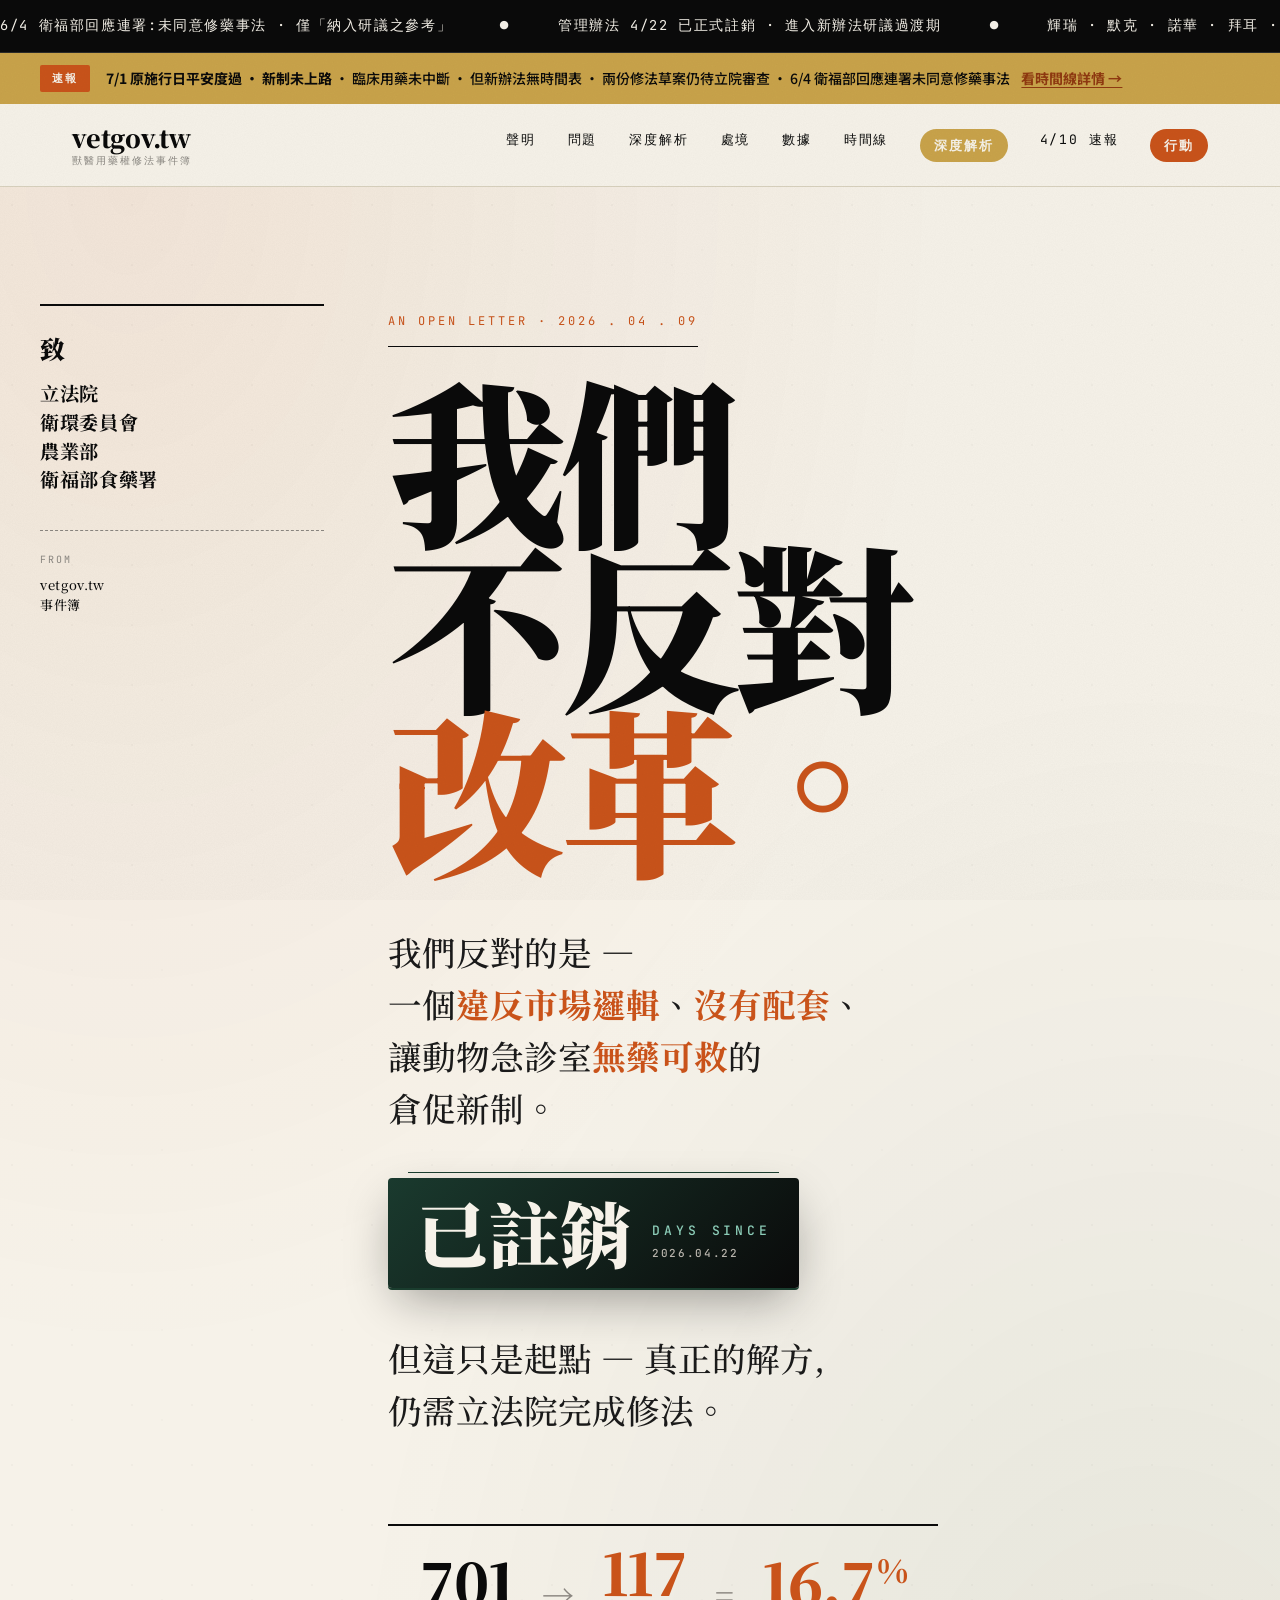
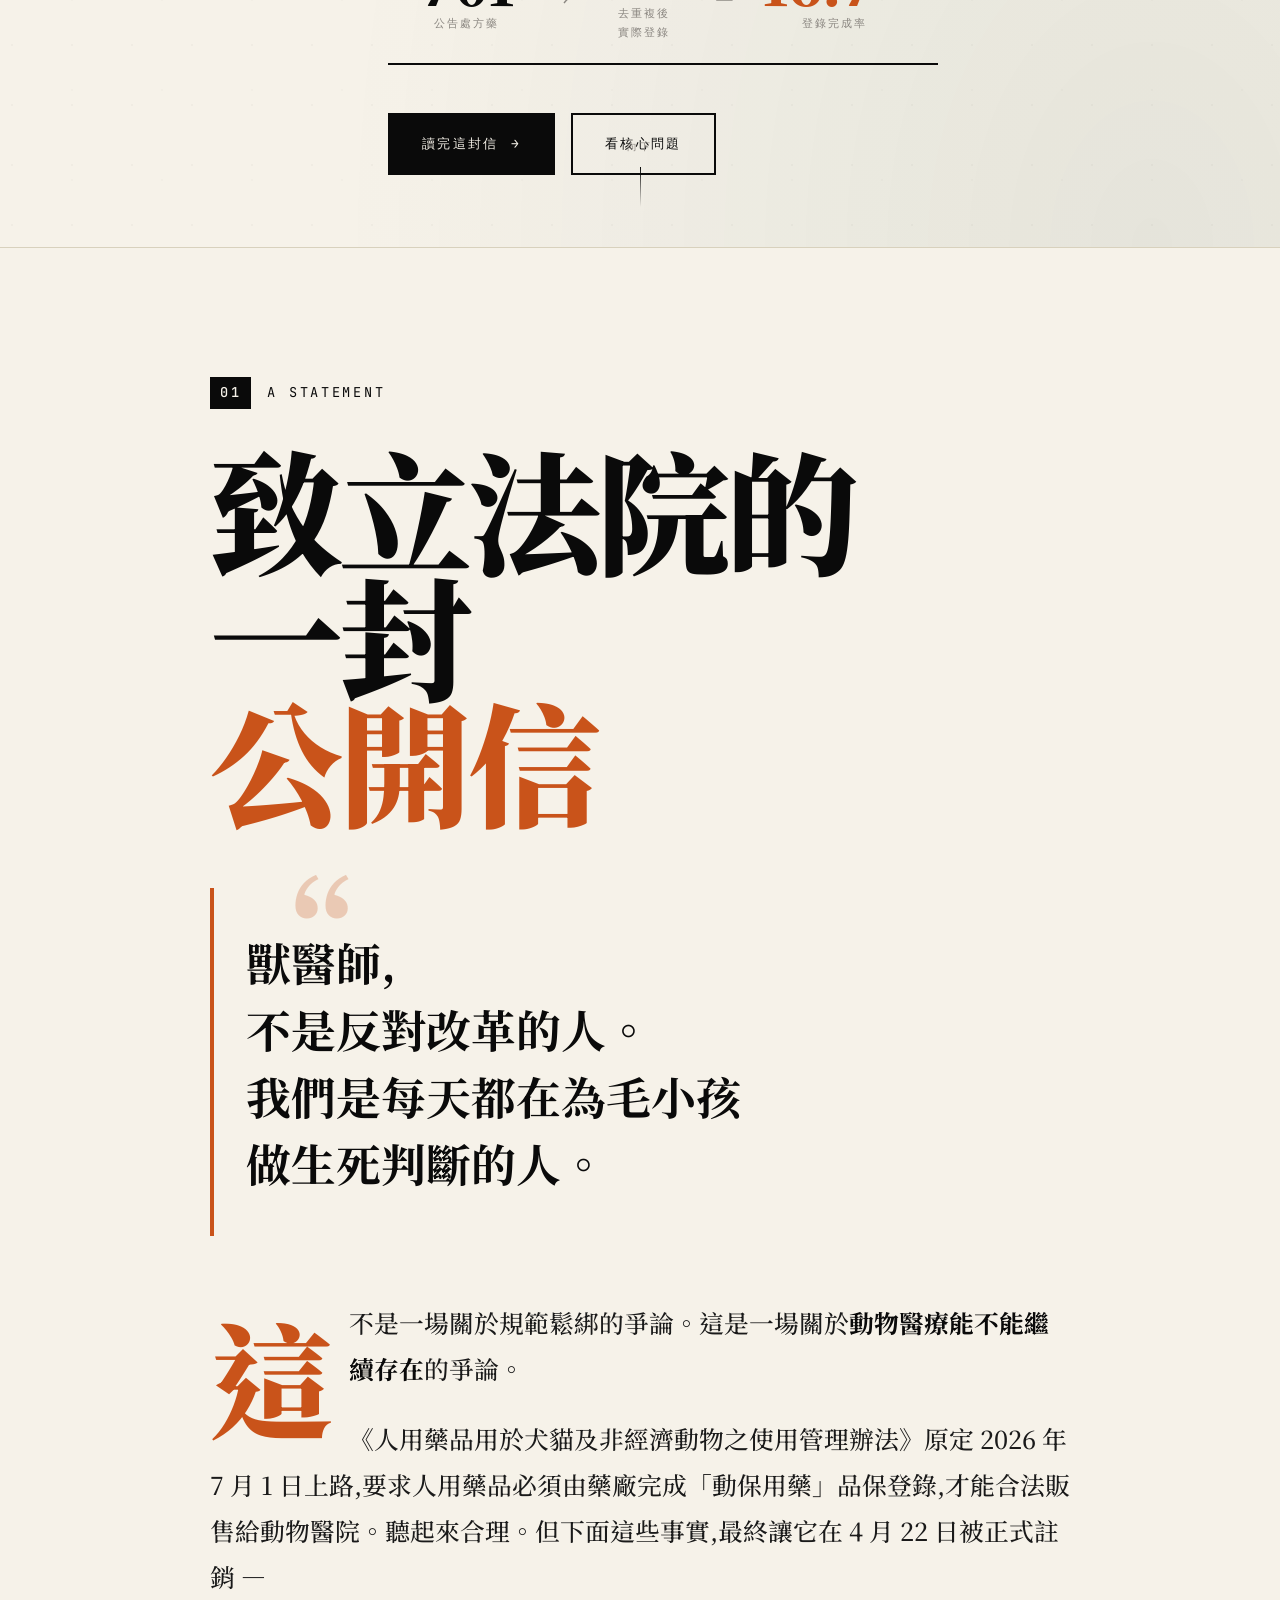
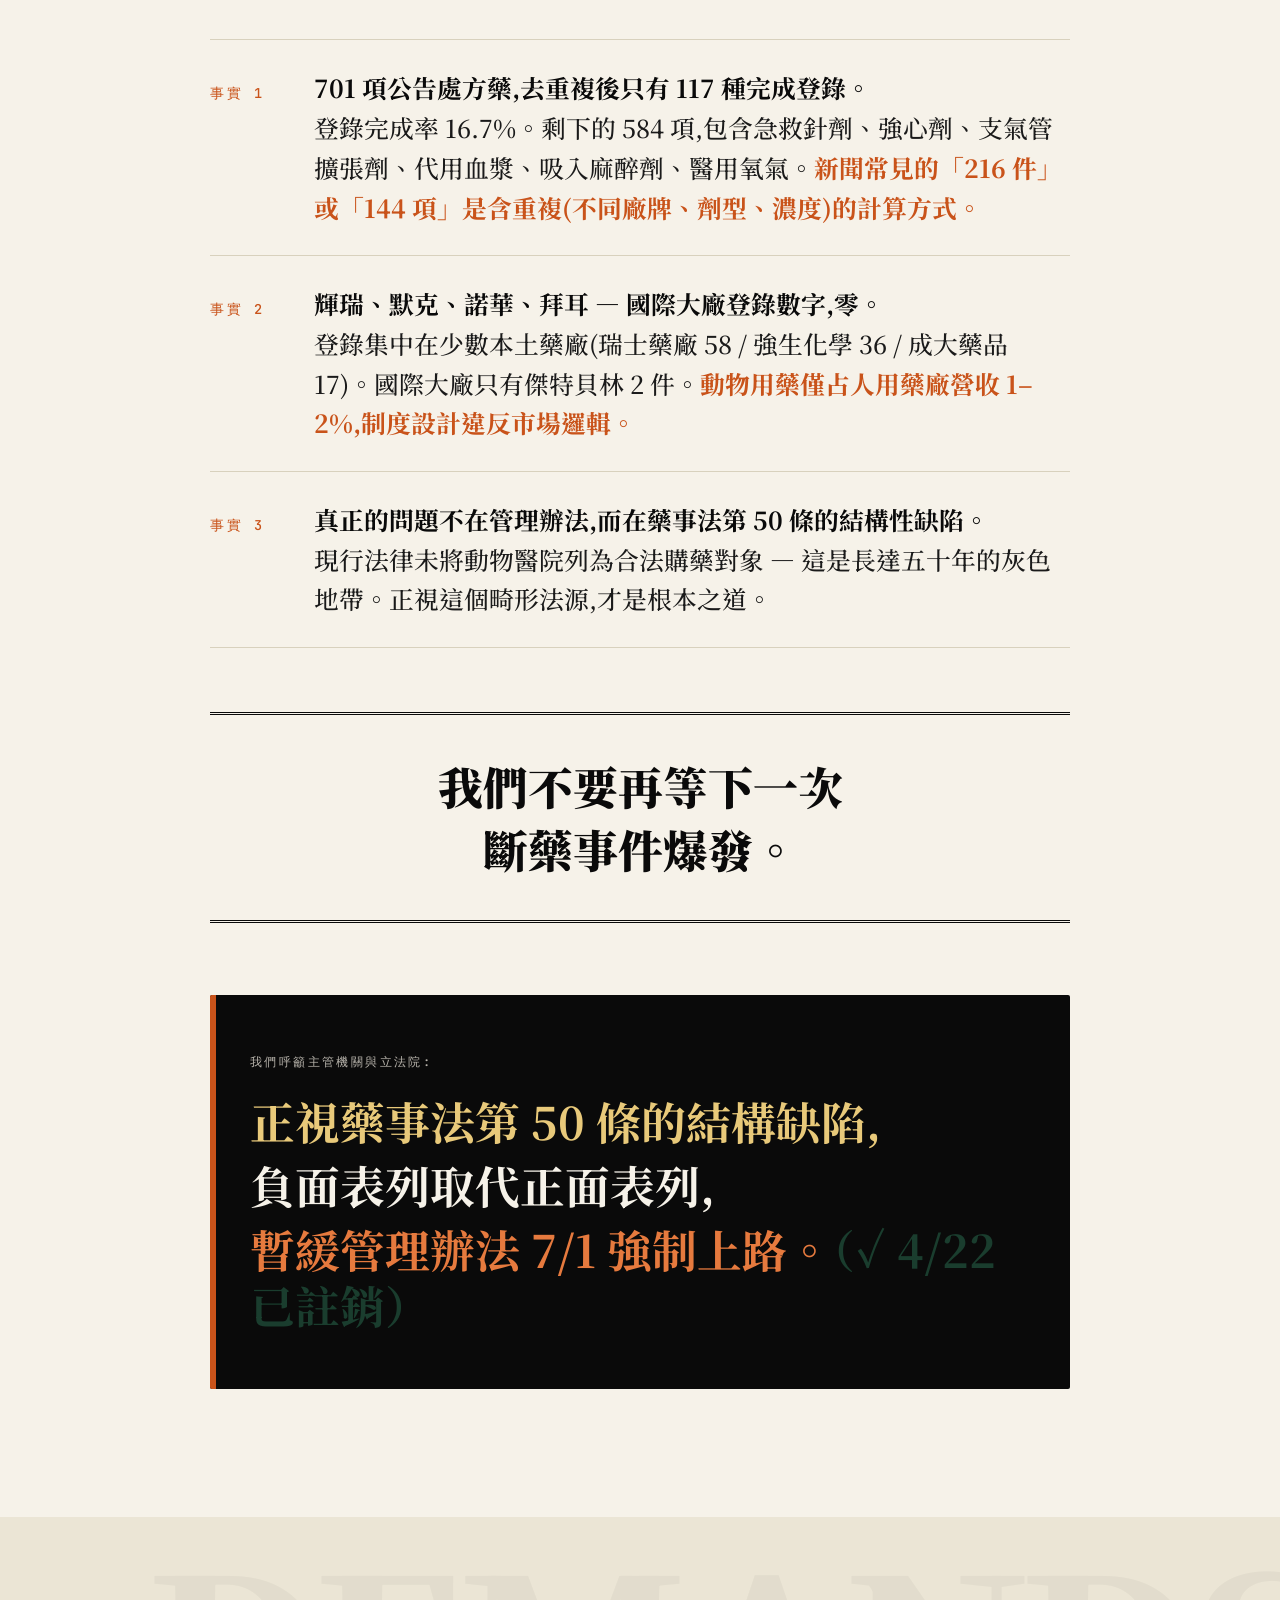
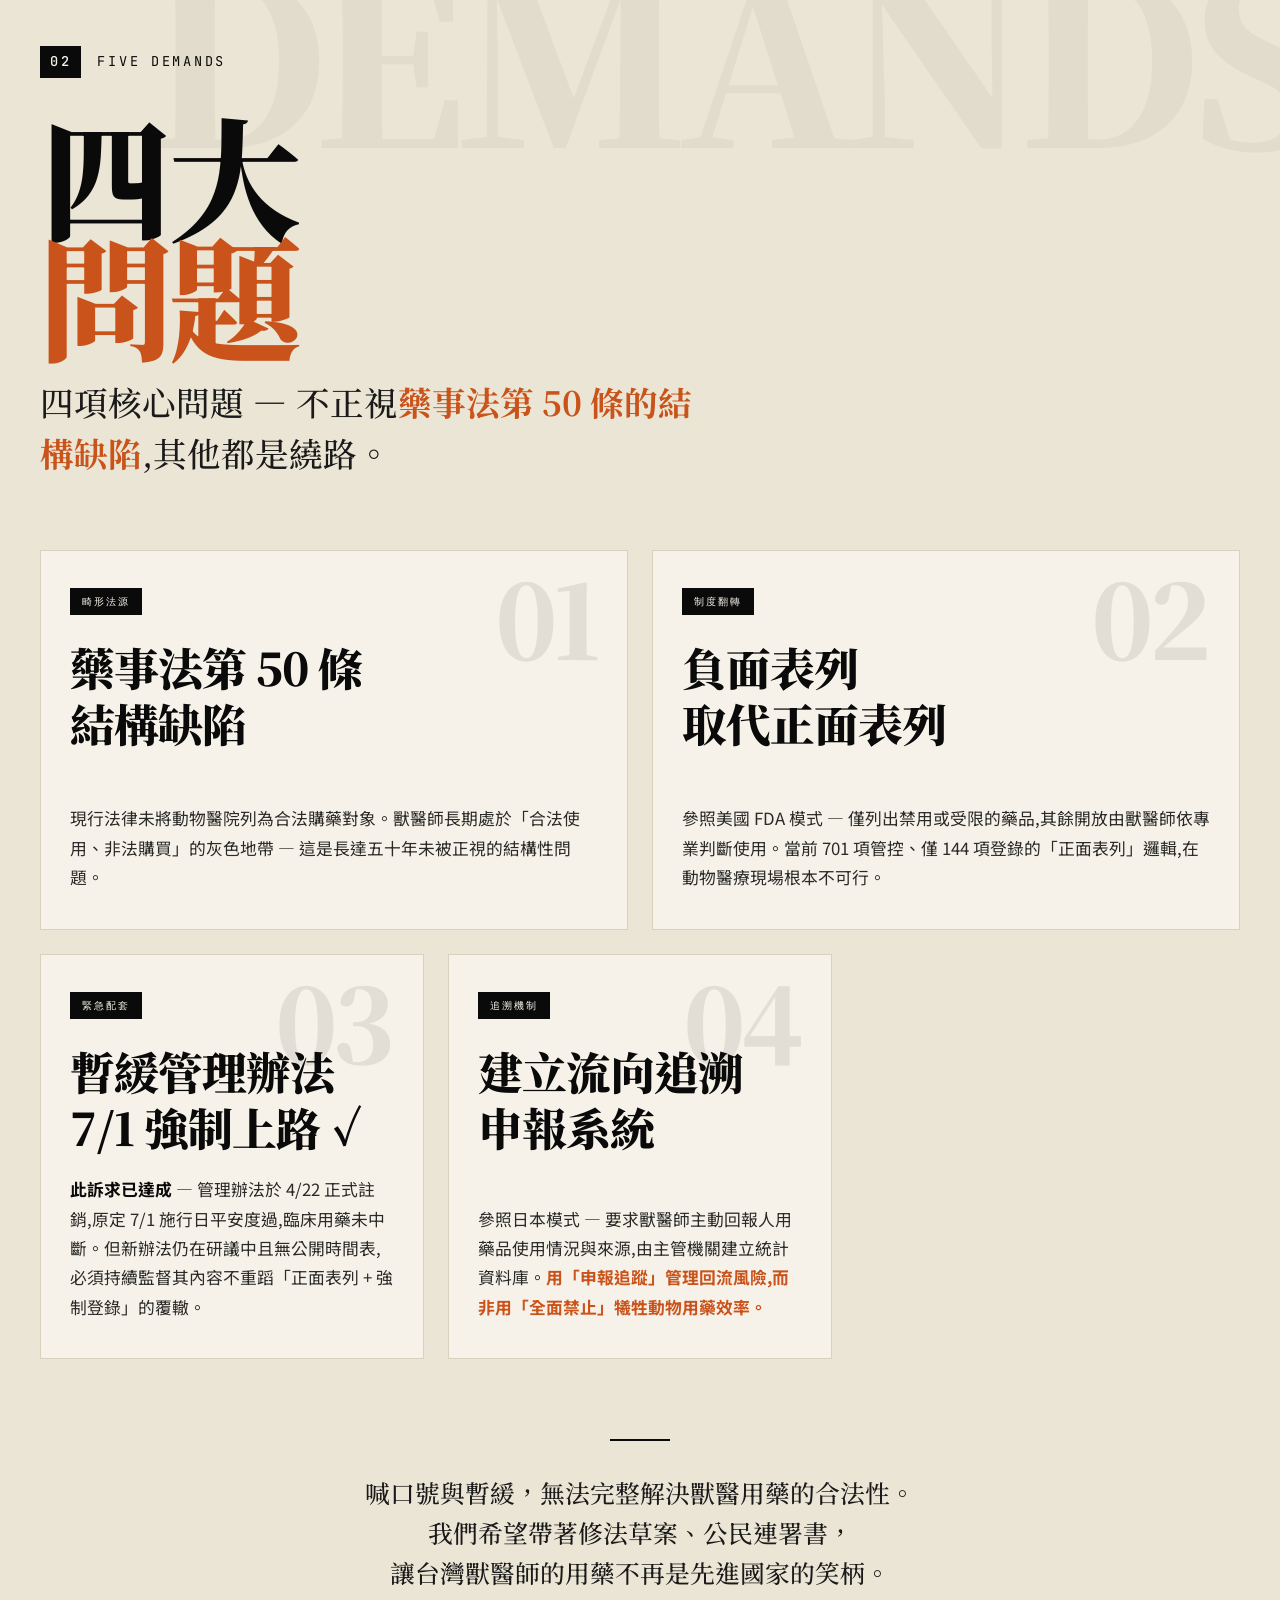
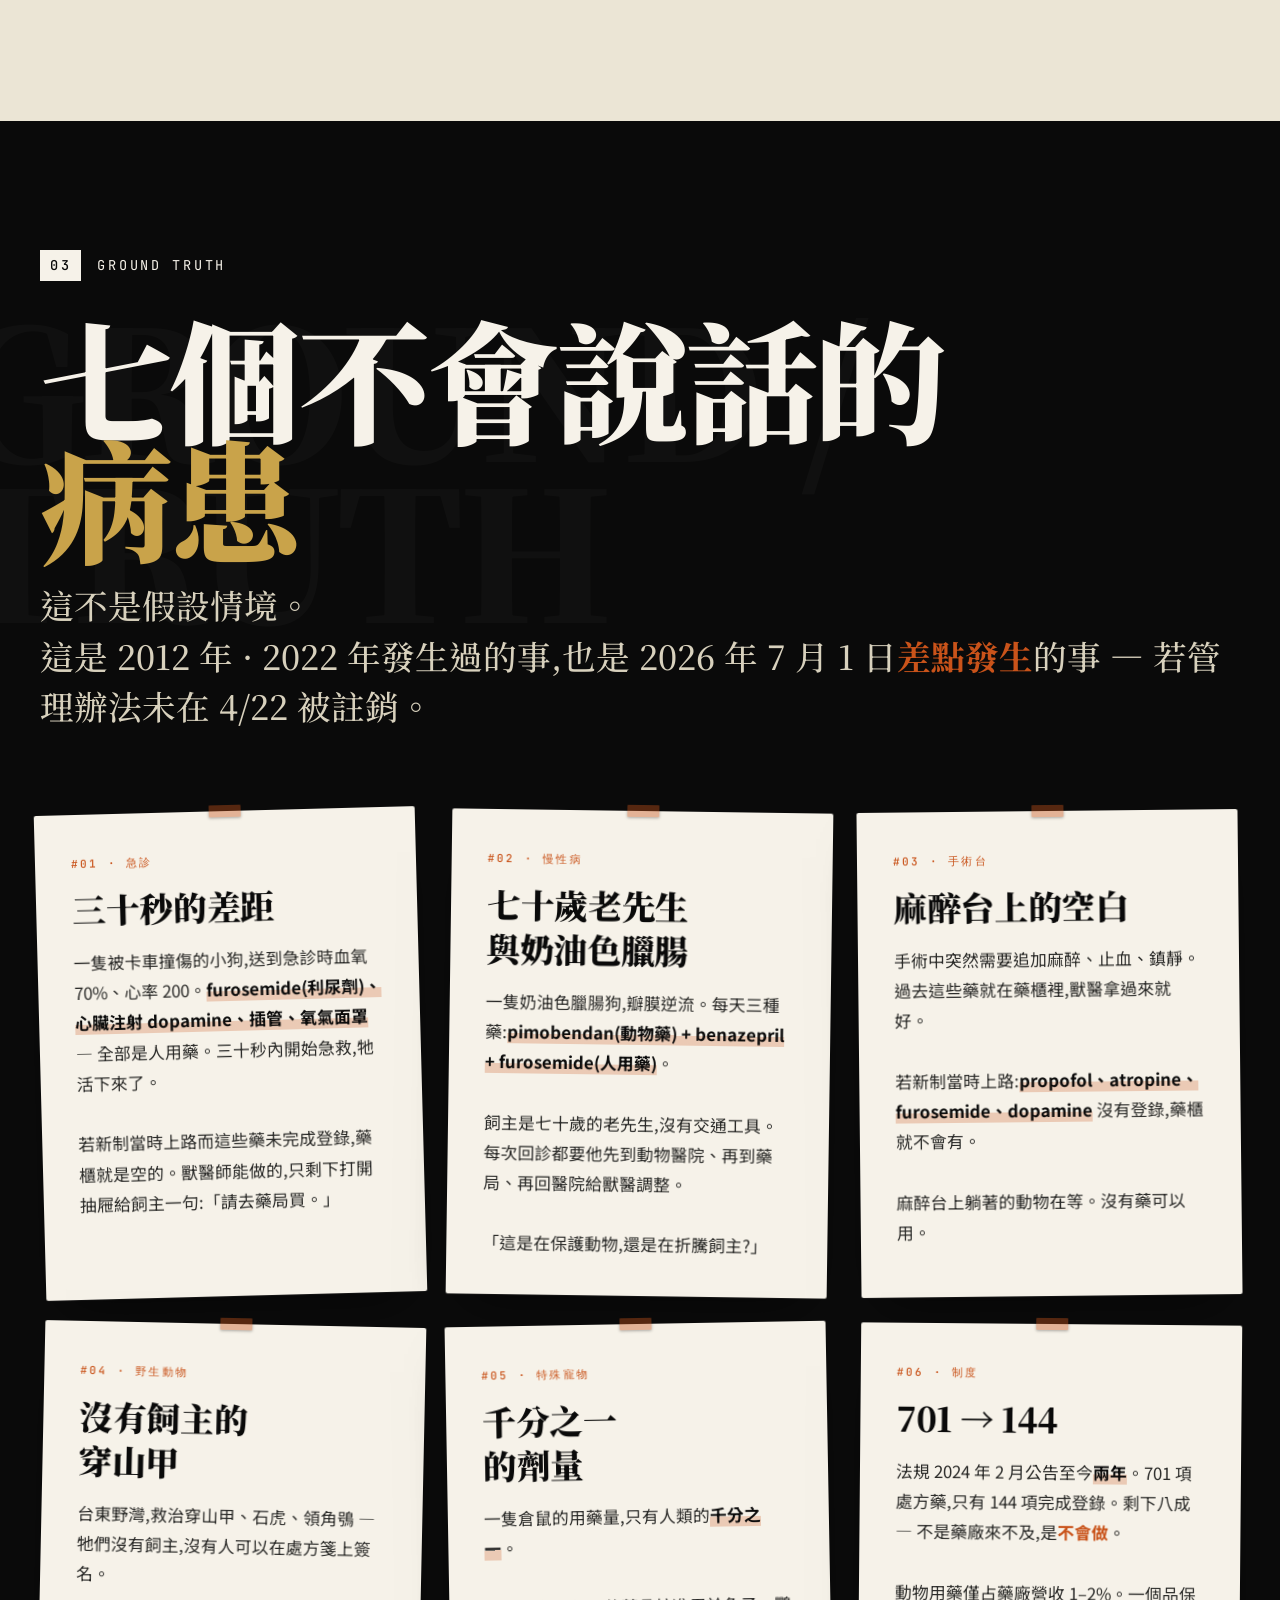
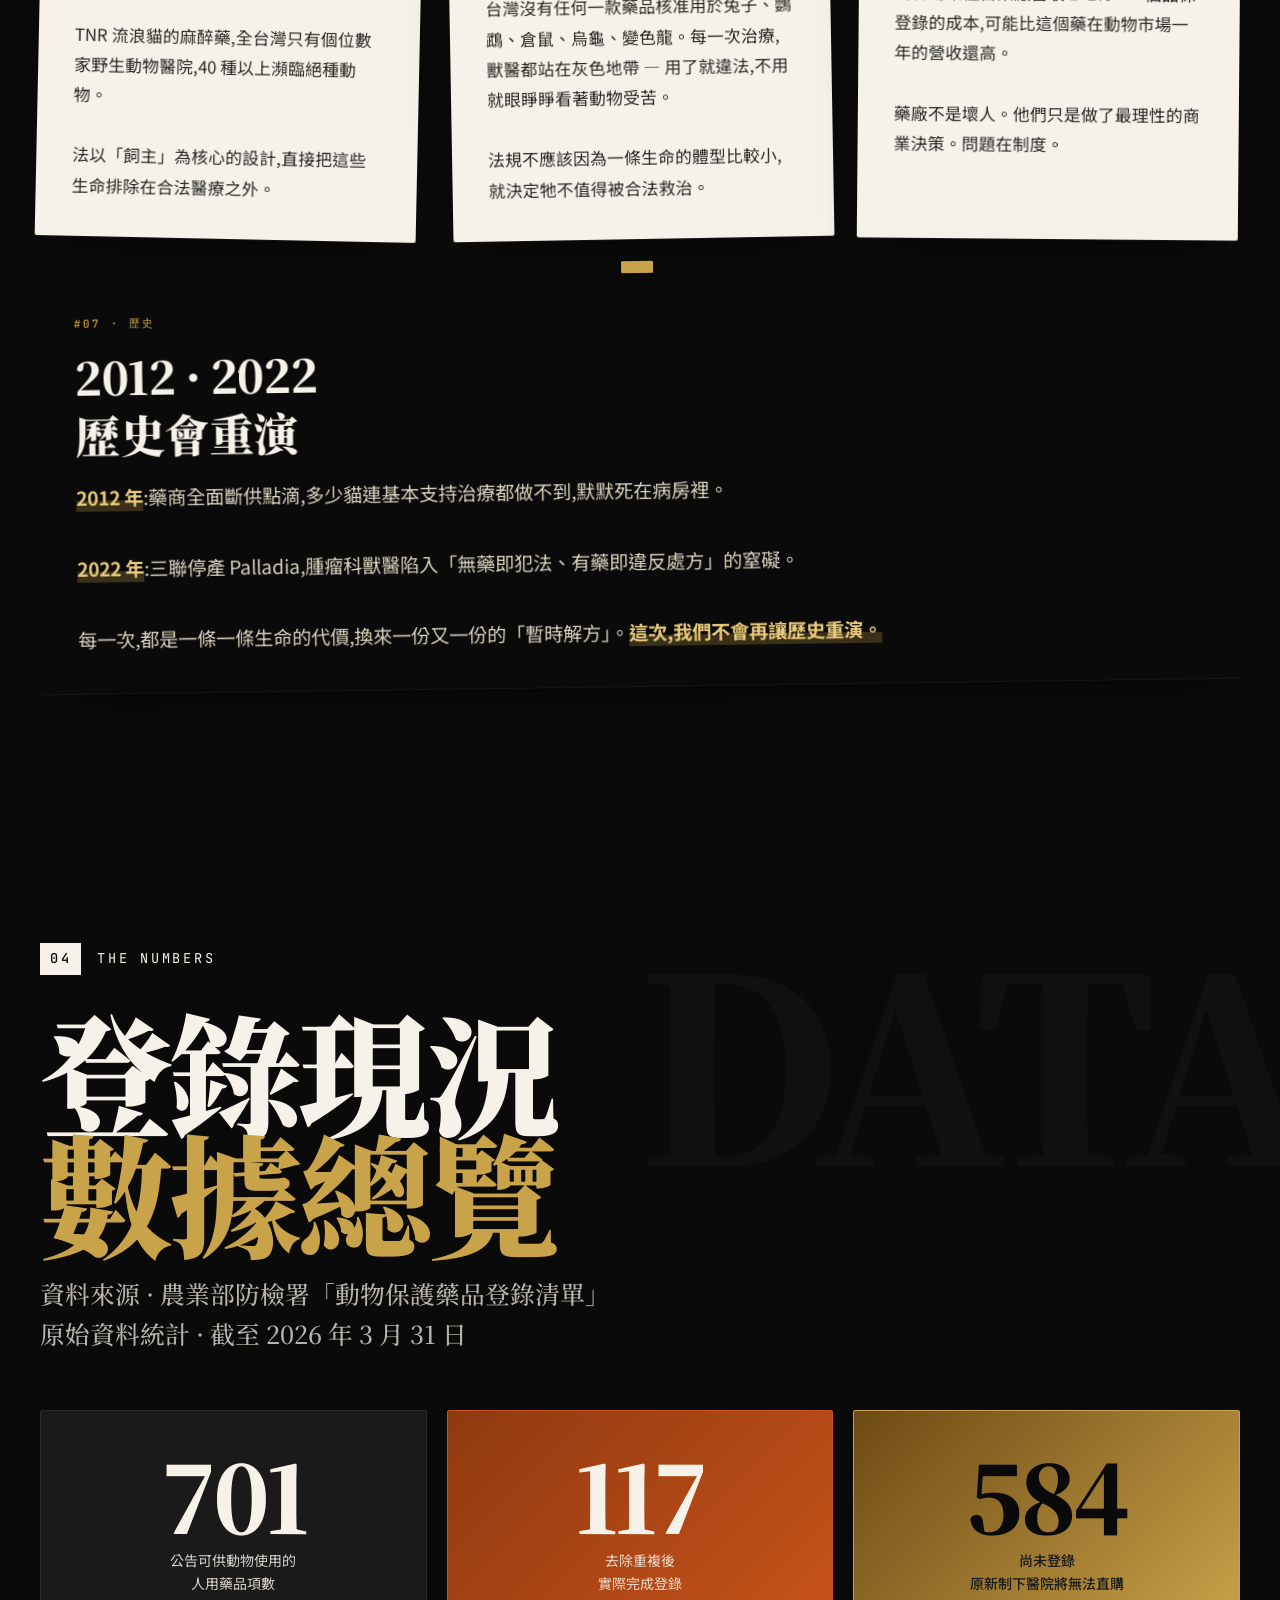
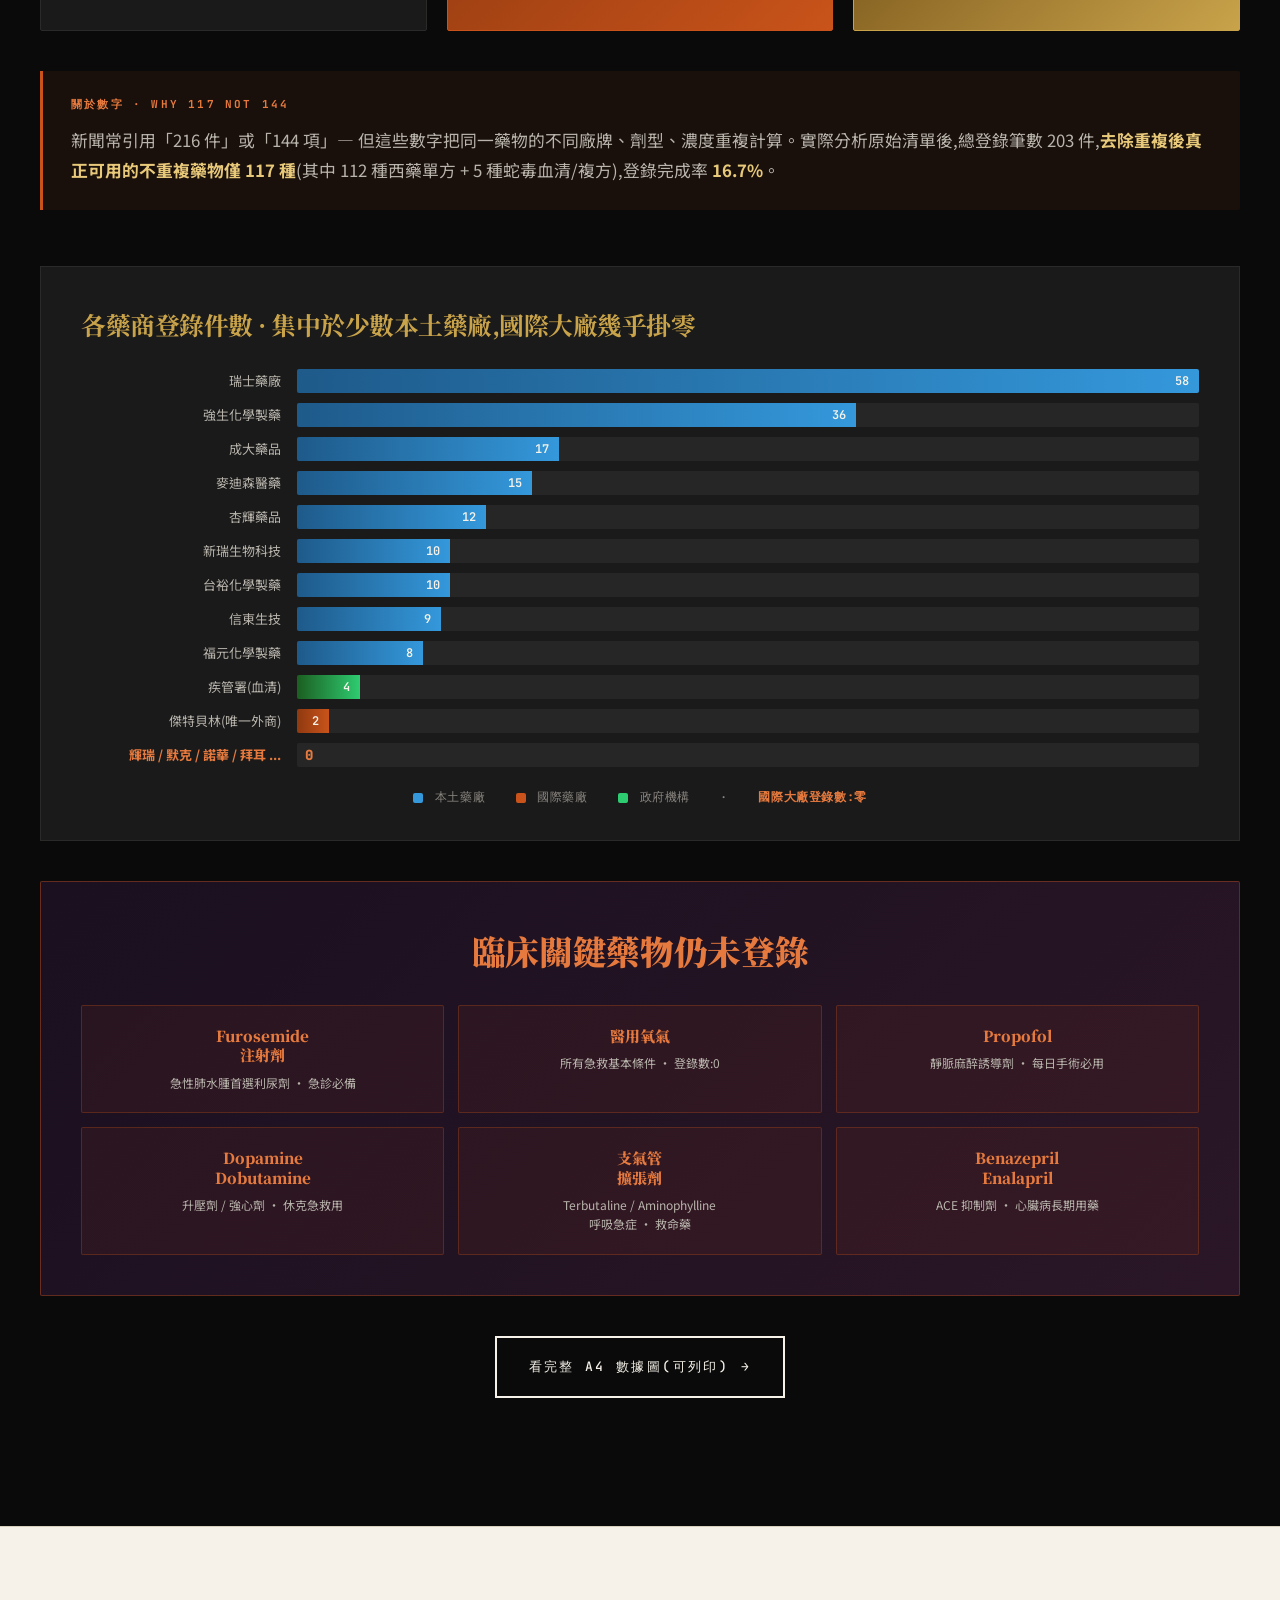
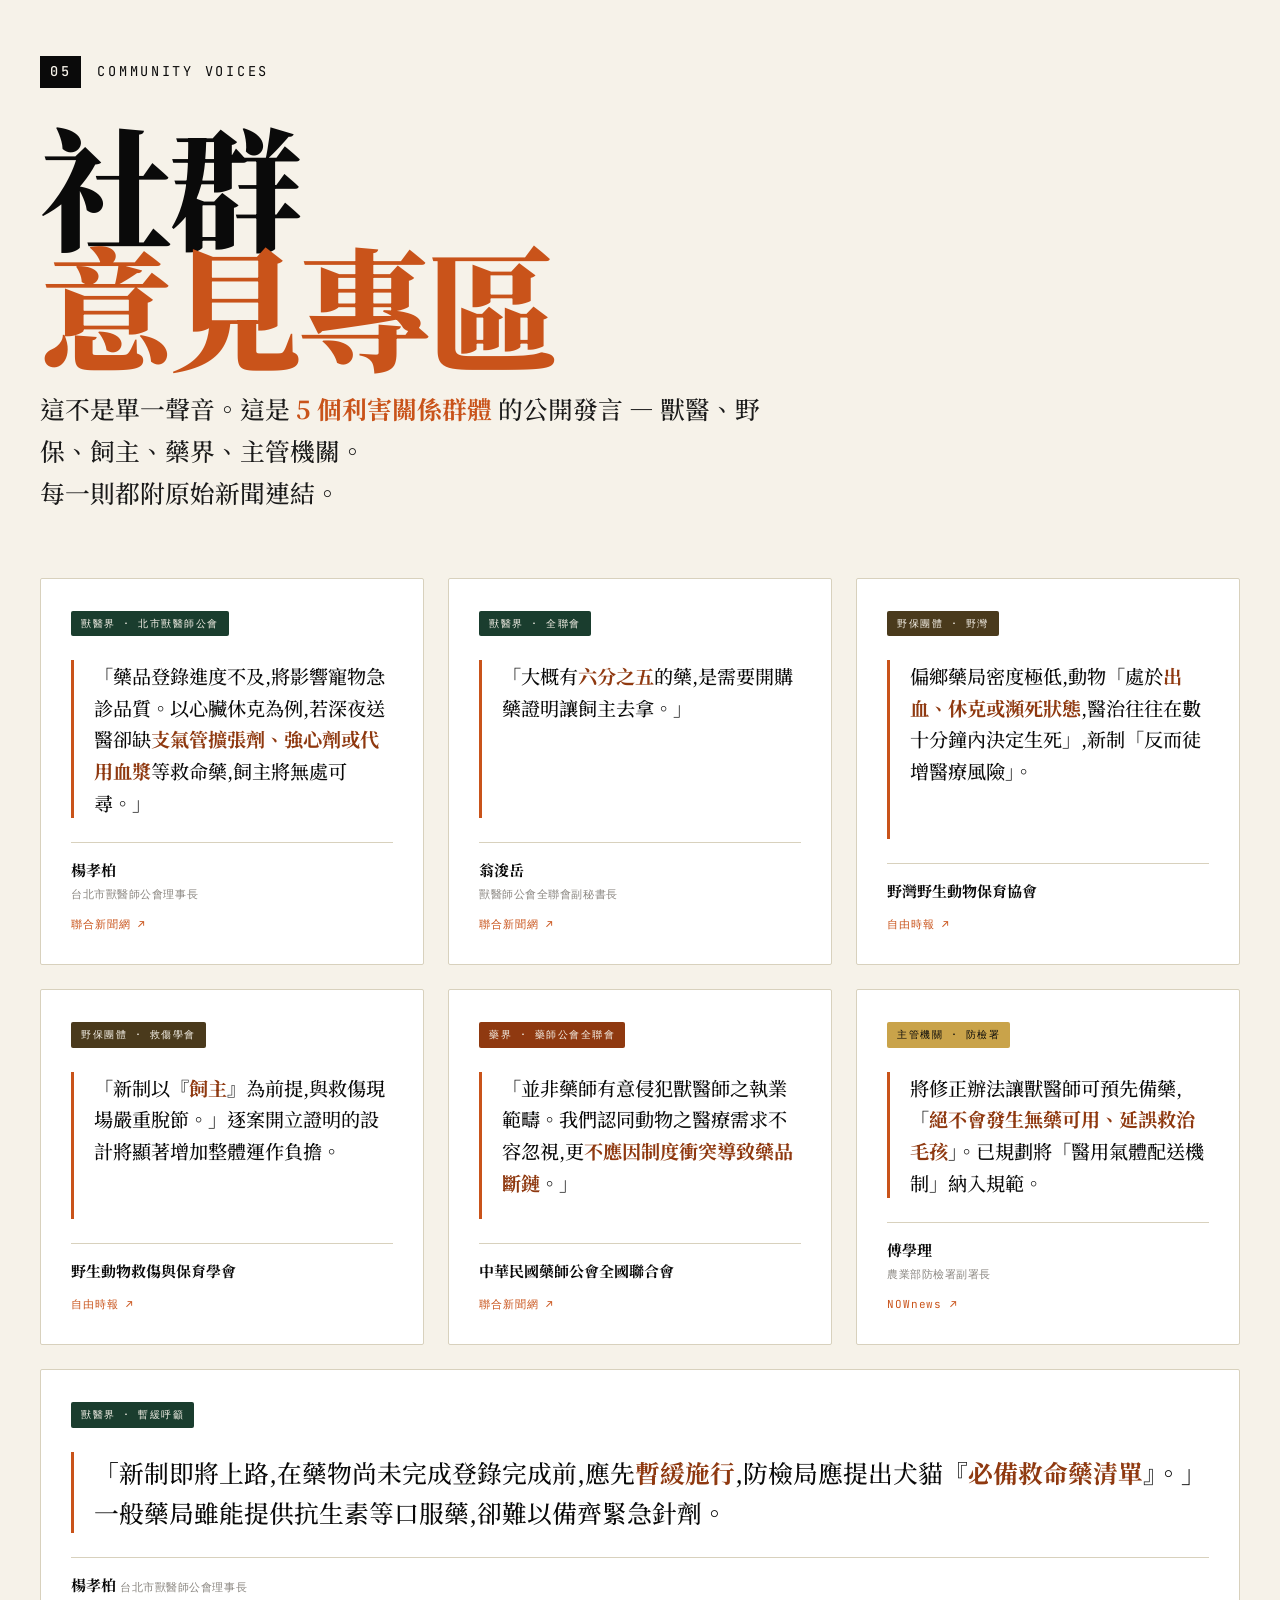
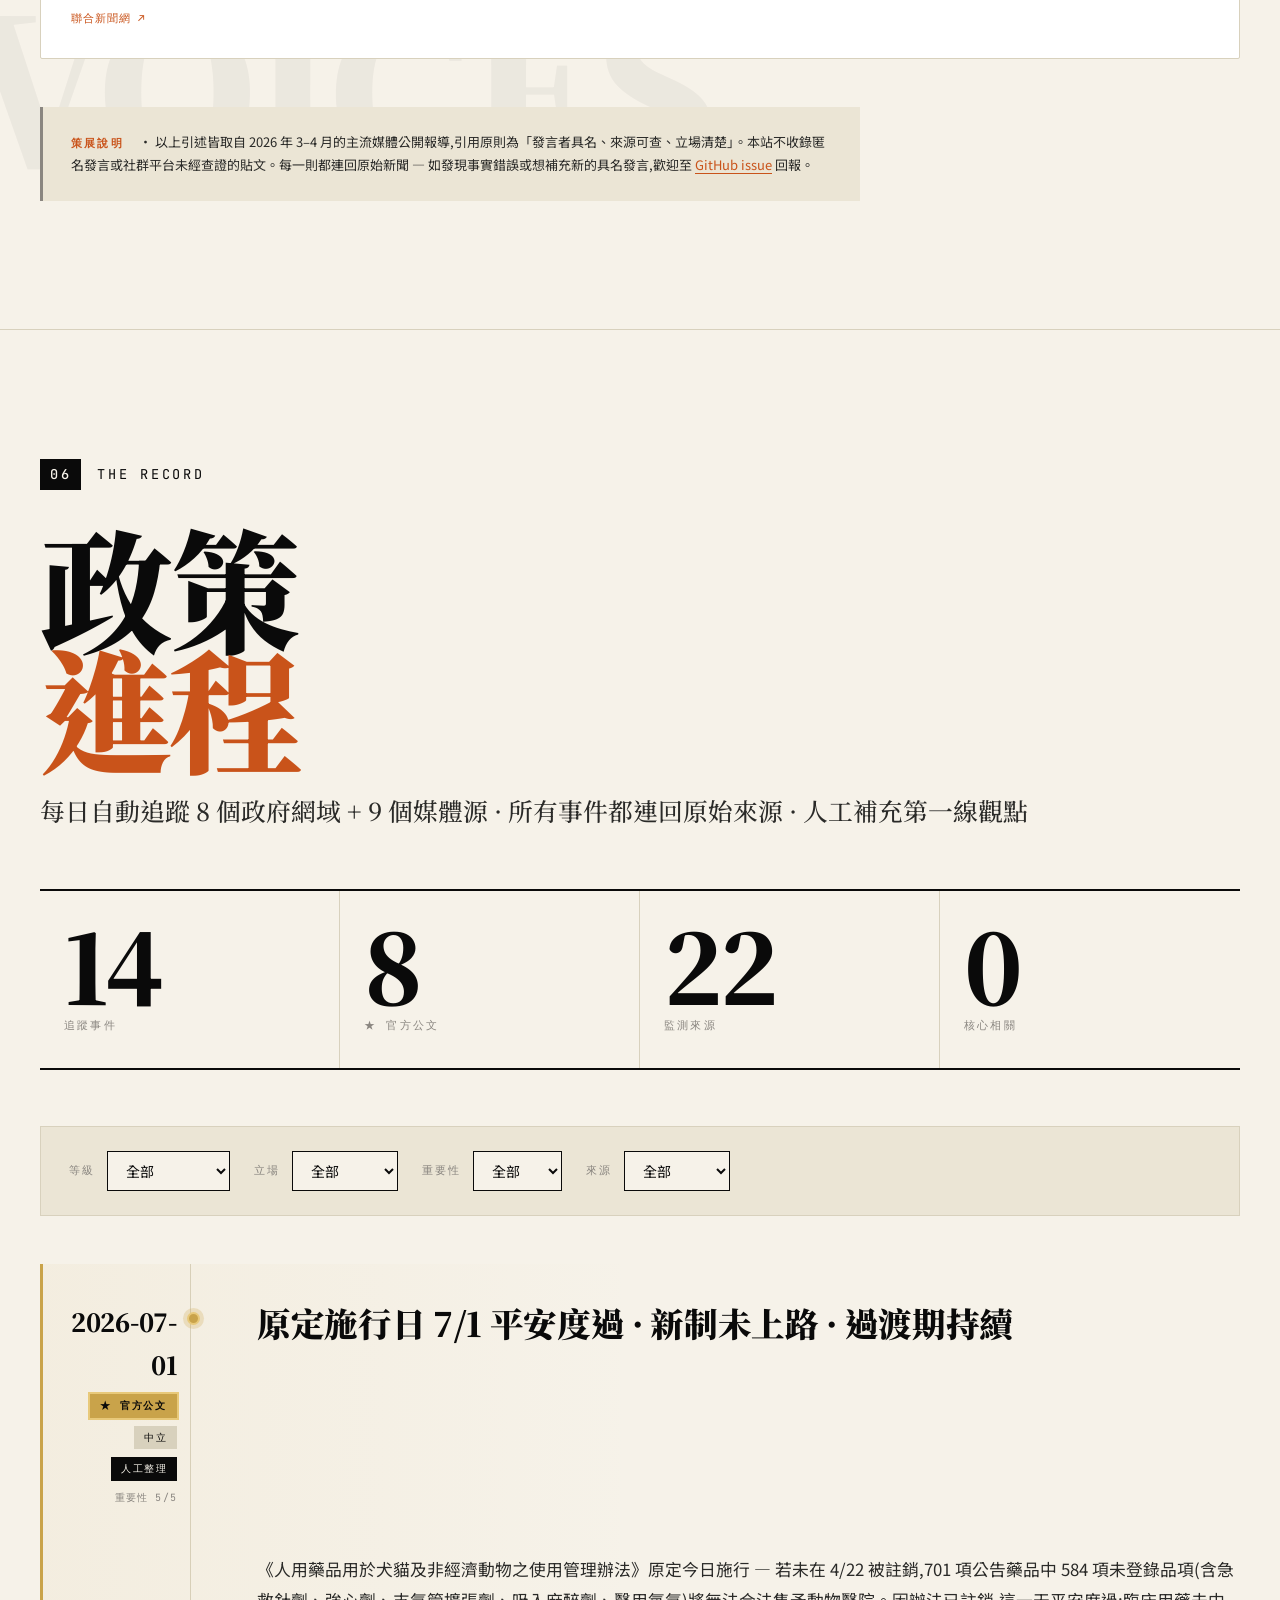
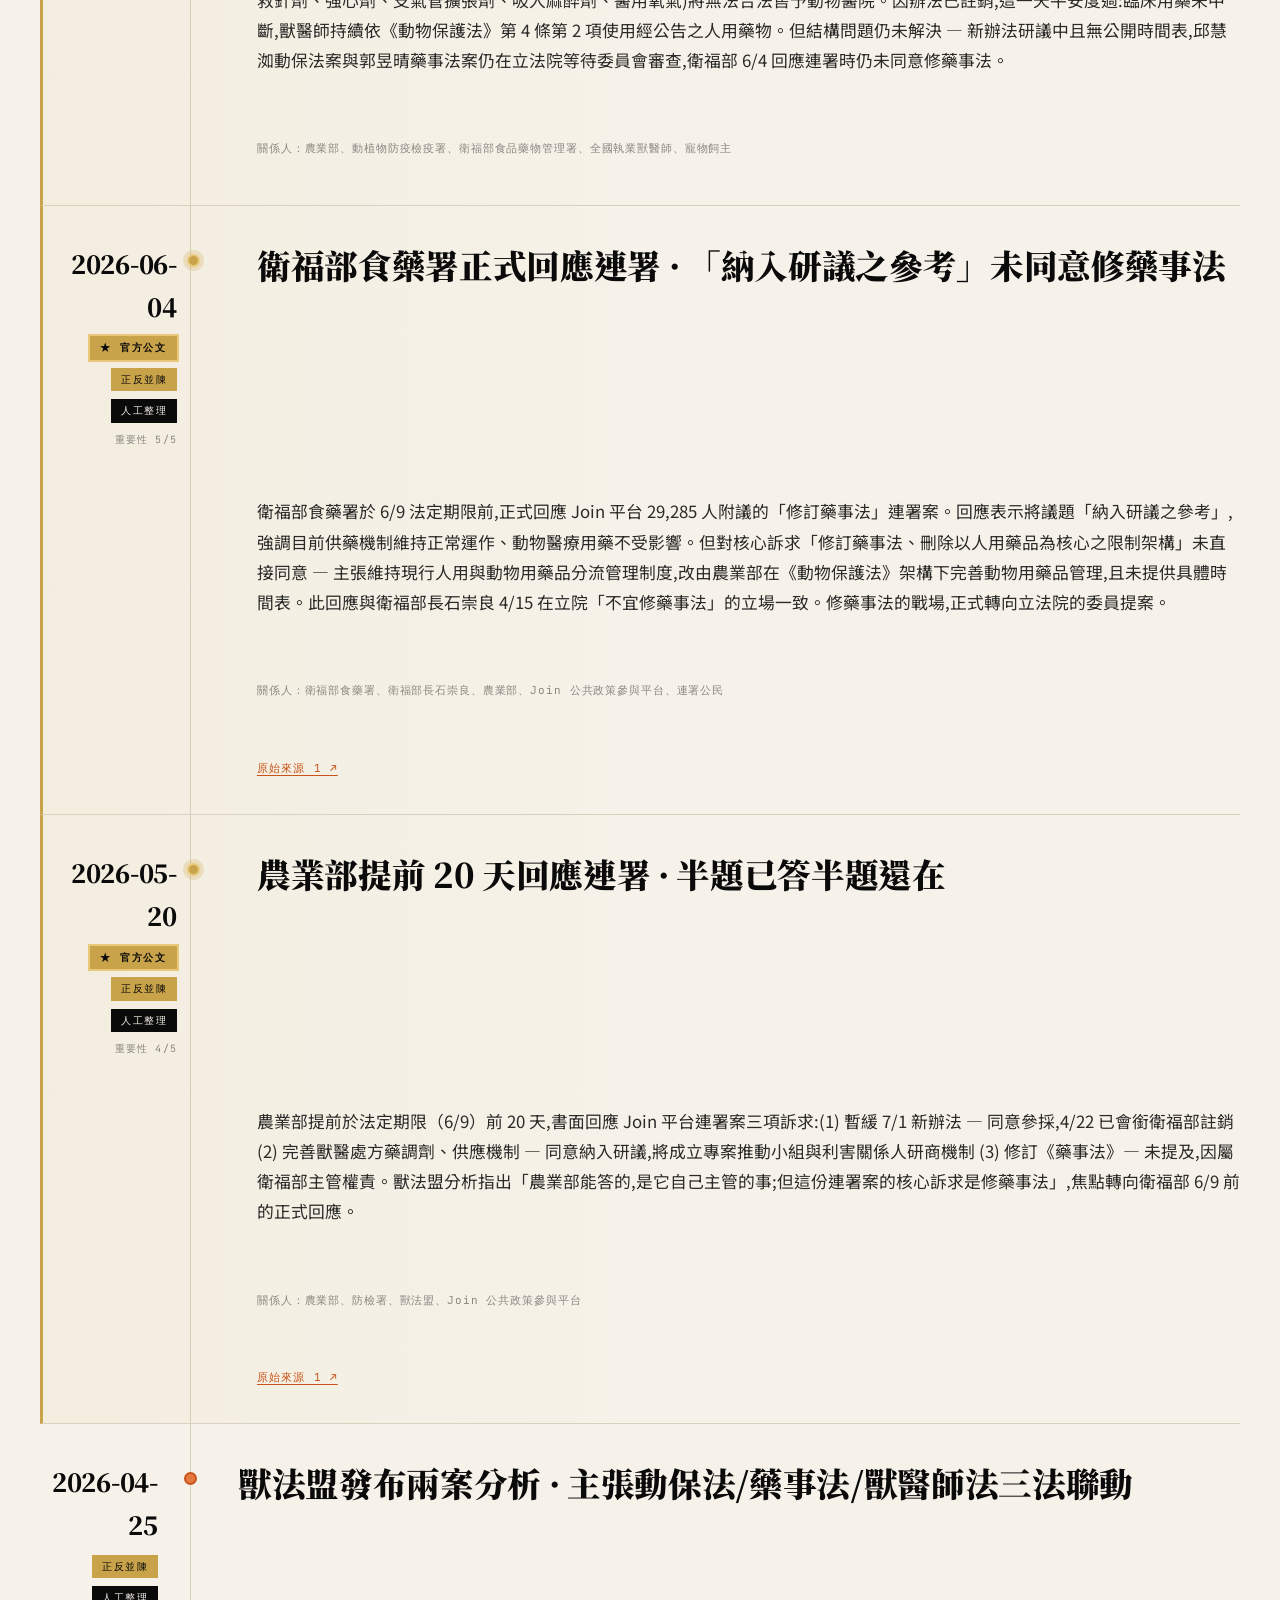
<file: site/about.html>
<!DOCTYPE html>
<html lang="zh-Hant">
<head>
<meta charset="UTF-8">
<meta name="robots" content="noindex, nofollow">
<meta http-equiv="refresh" content="0;url=index.html">
<title>vetgov.tw</title>
</head>
<body>
<p>頁面已移動，正在跳轉至<a href="index.html">首頁</a>...</p>
</body>
</html>
</file>
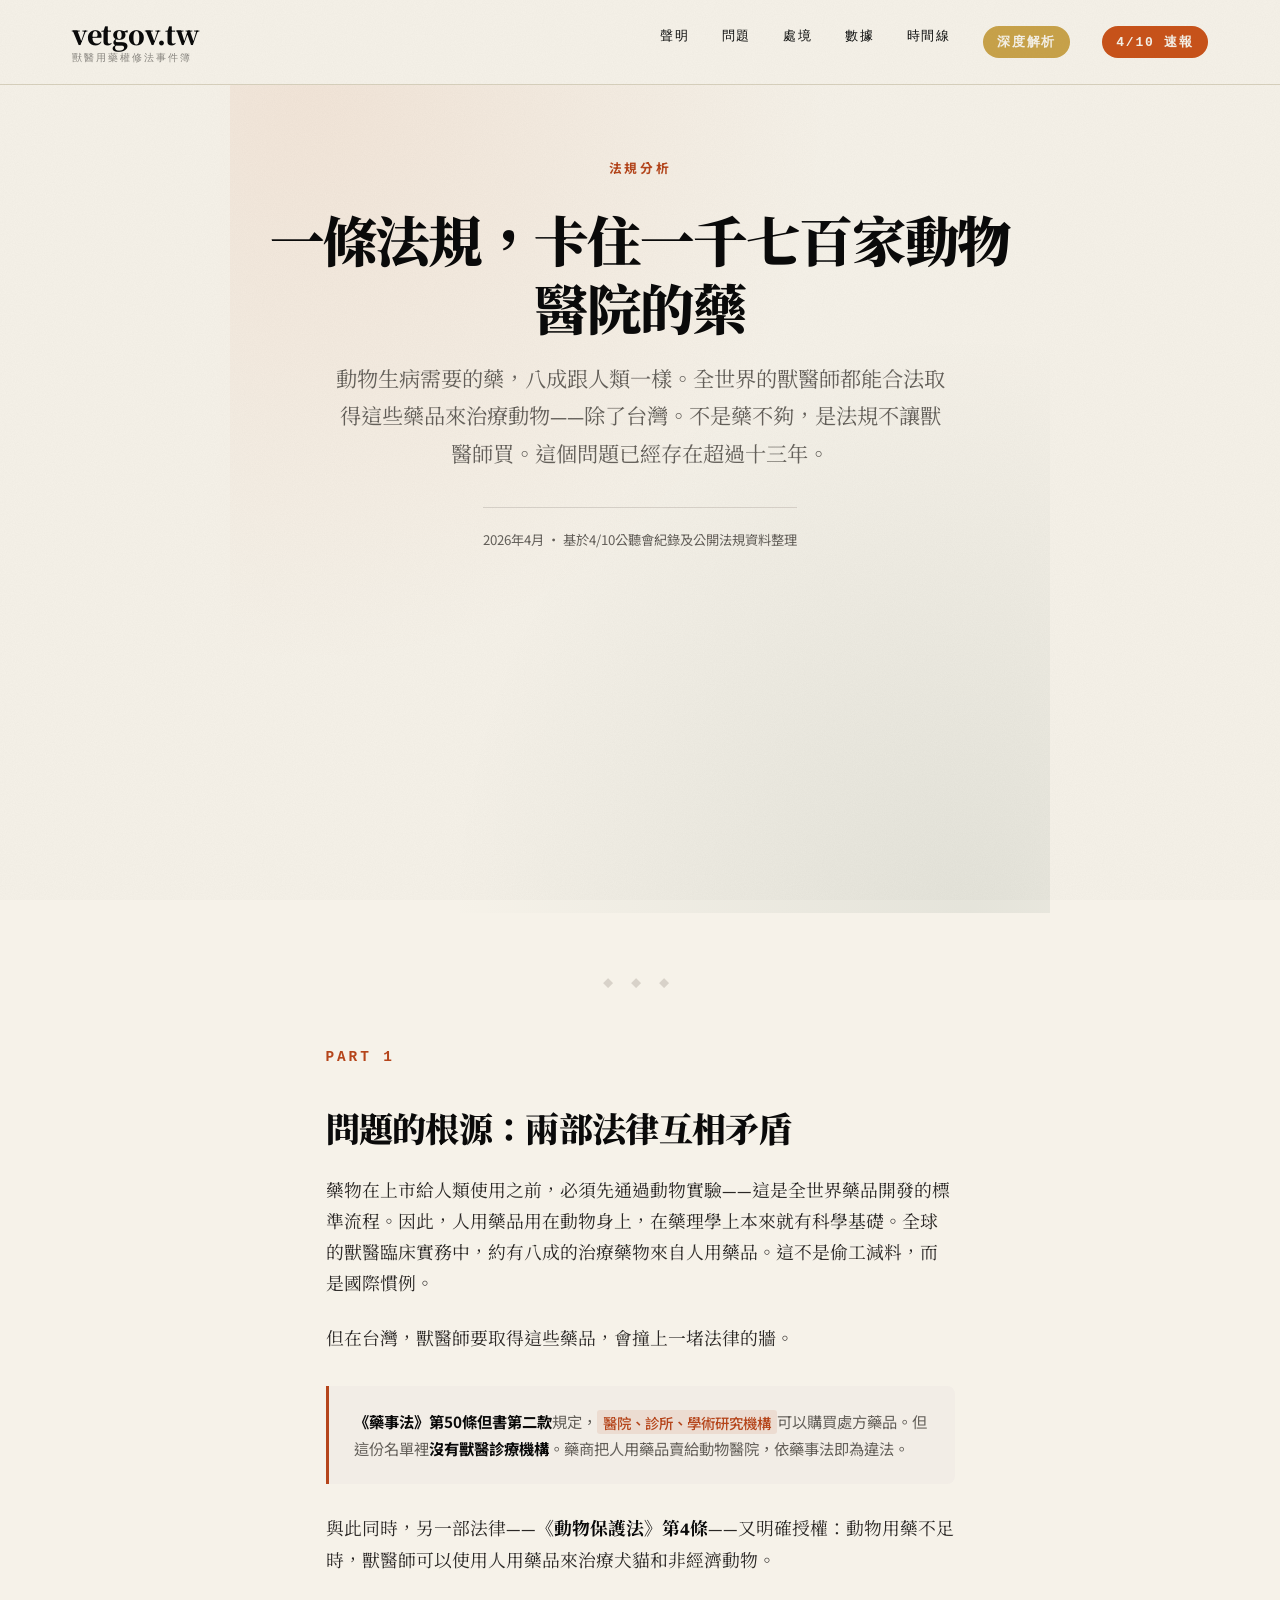
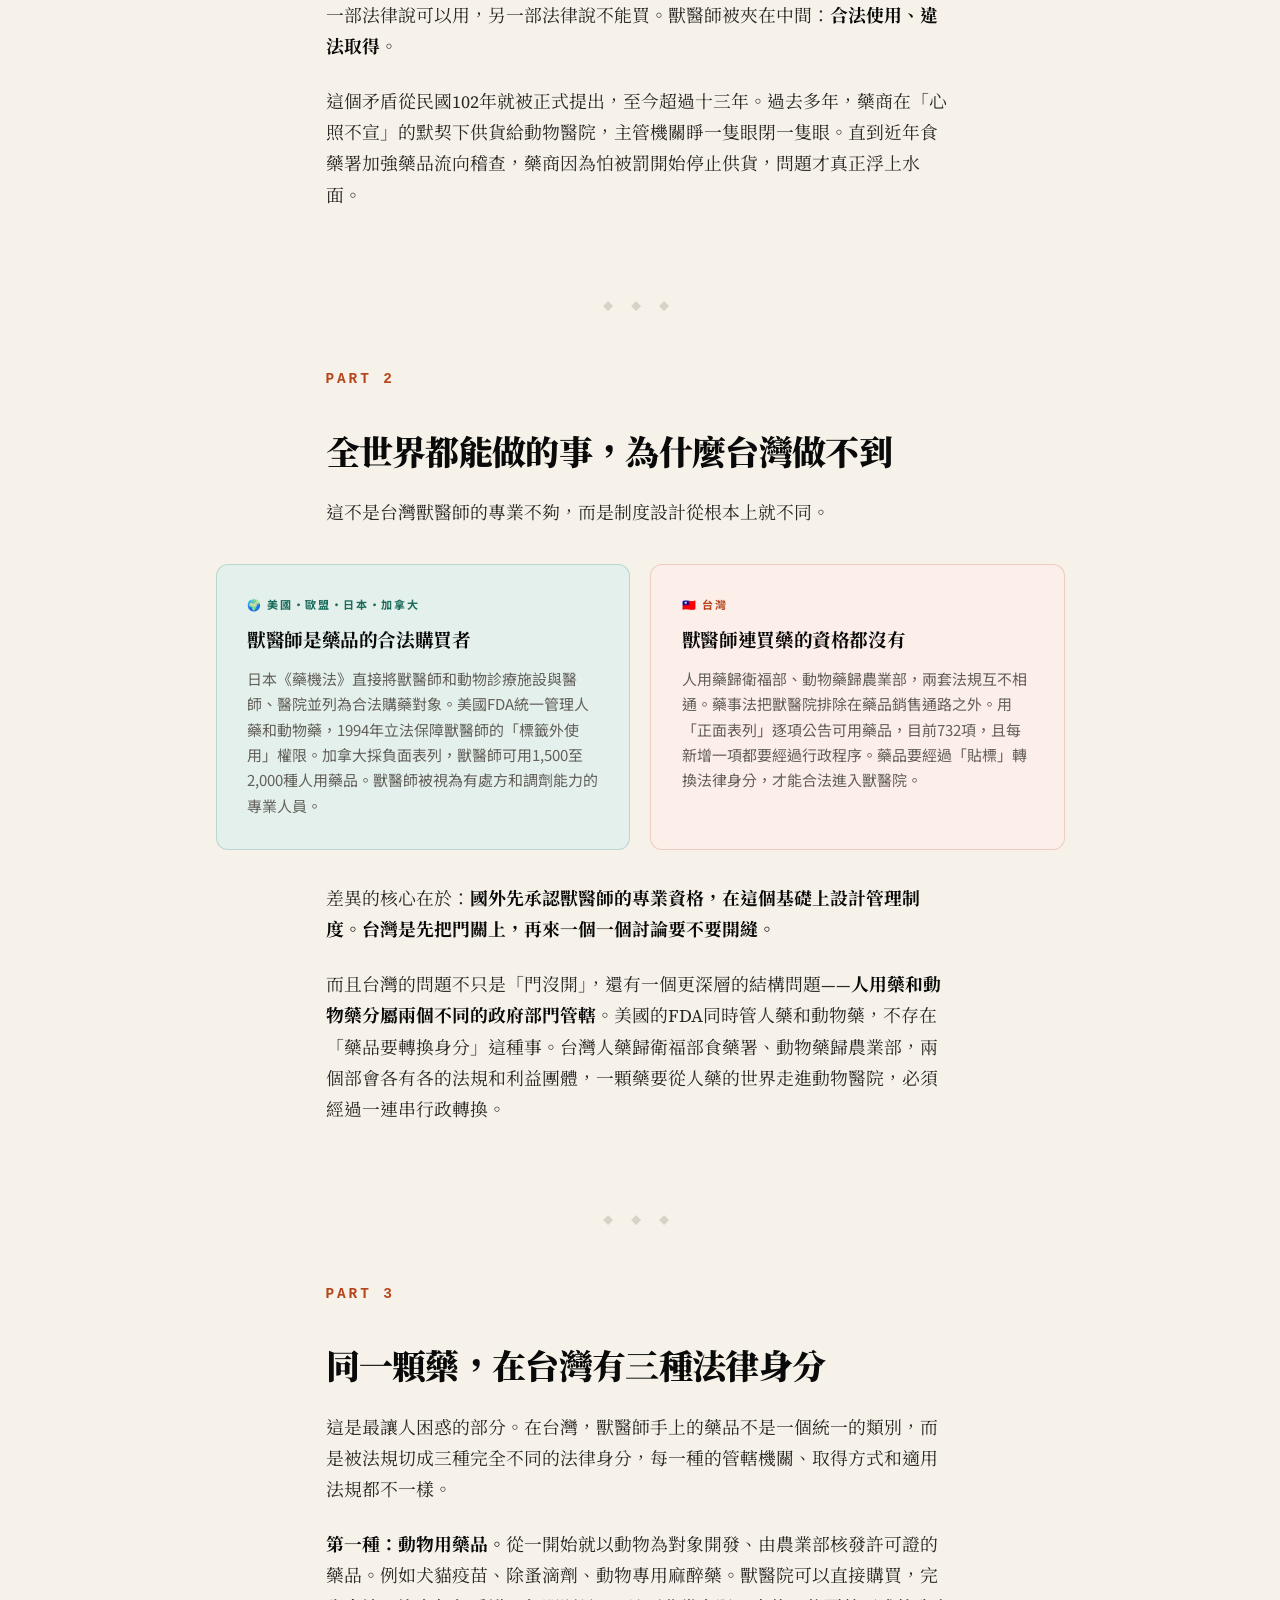
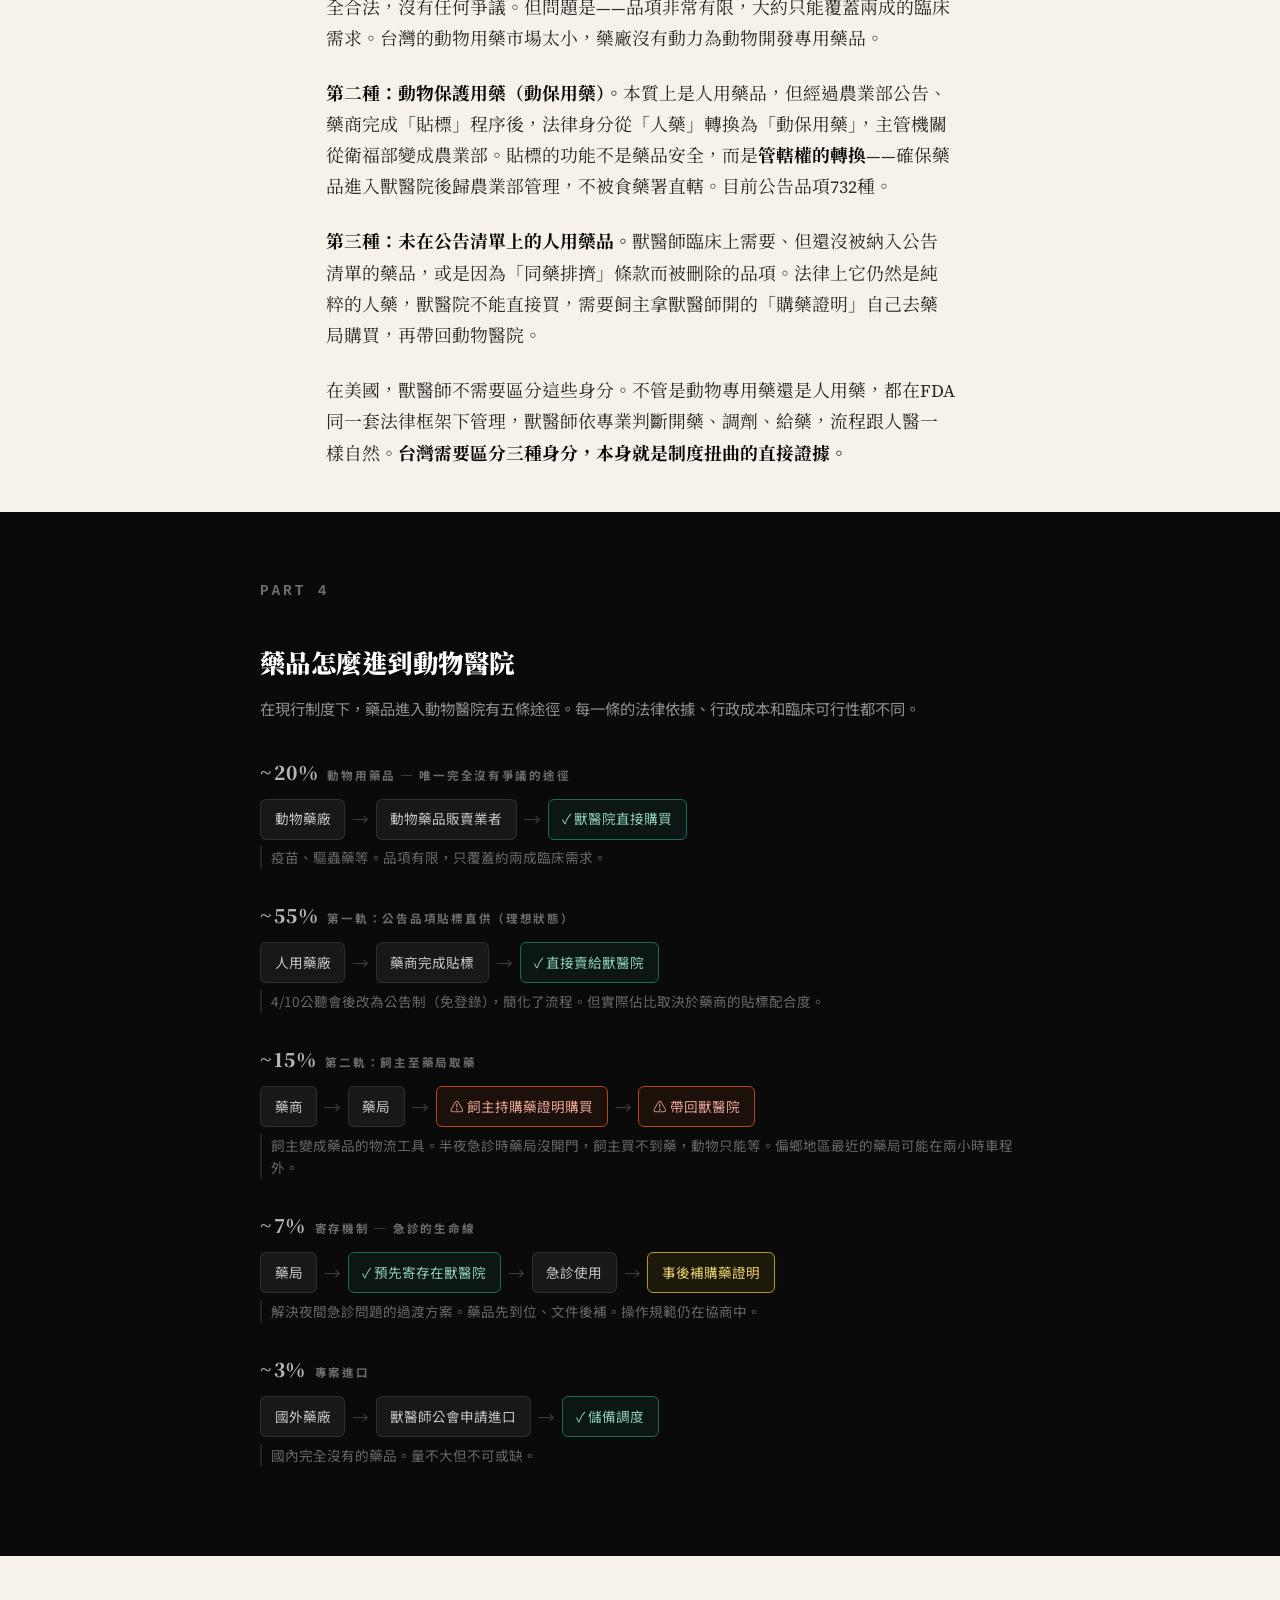
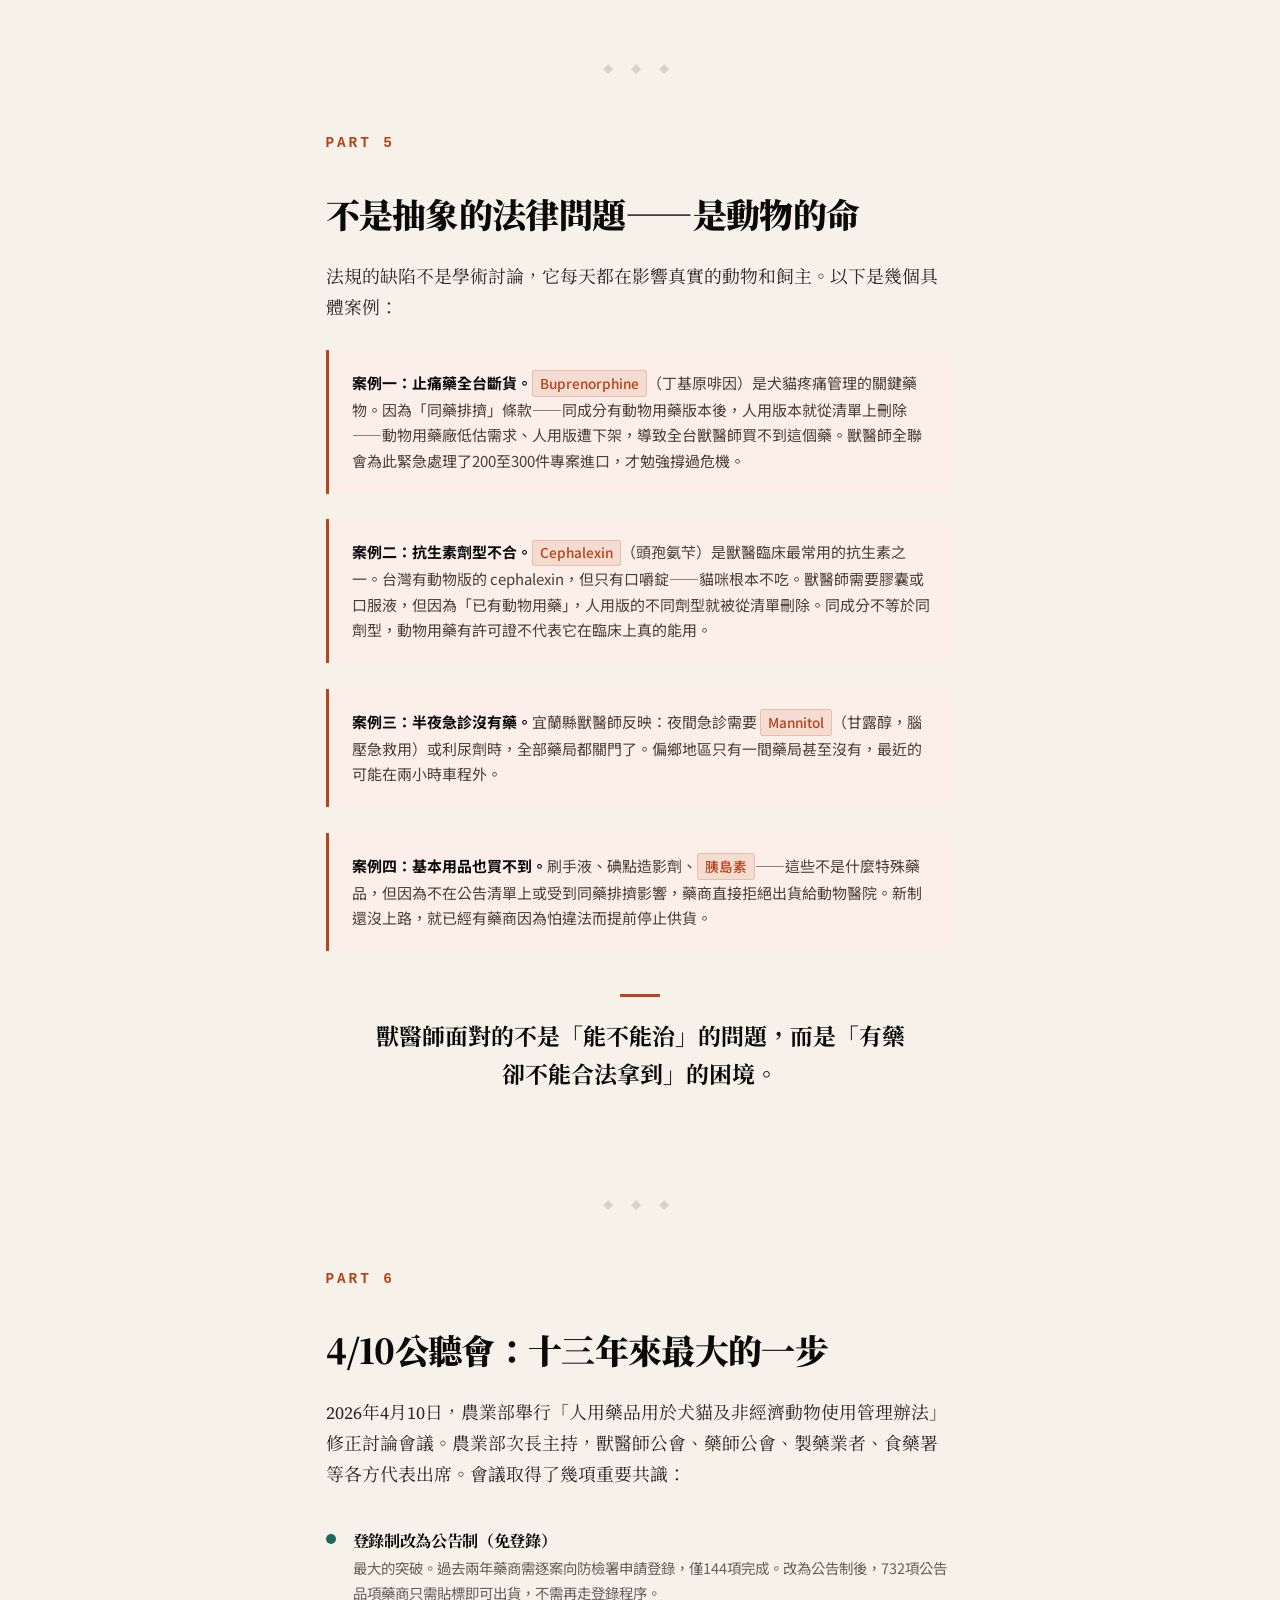
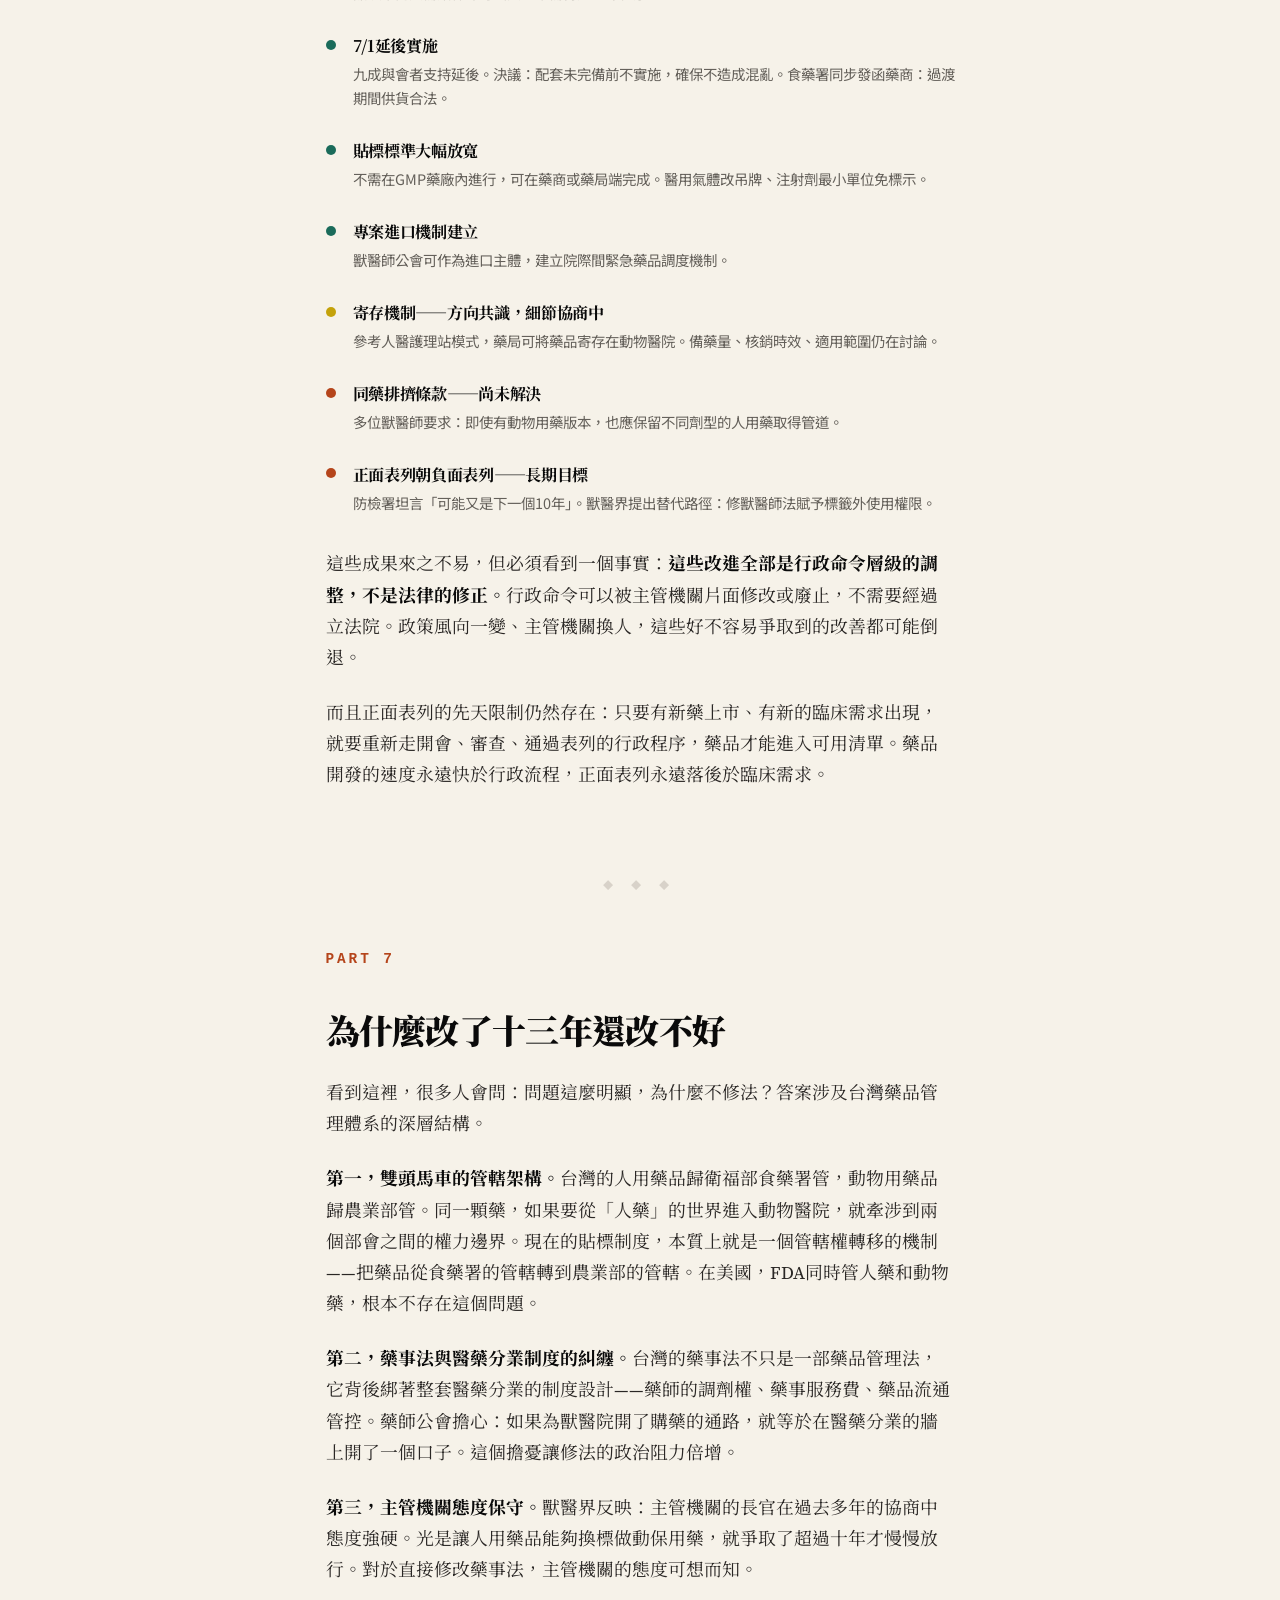
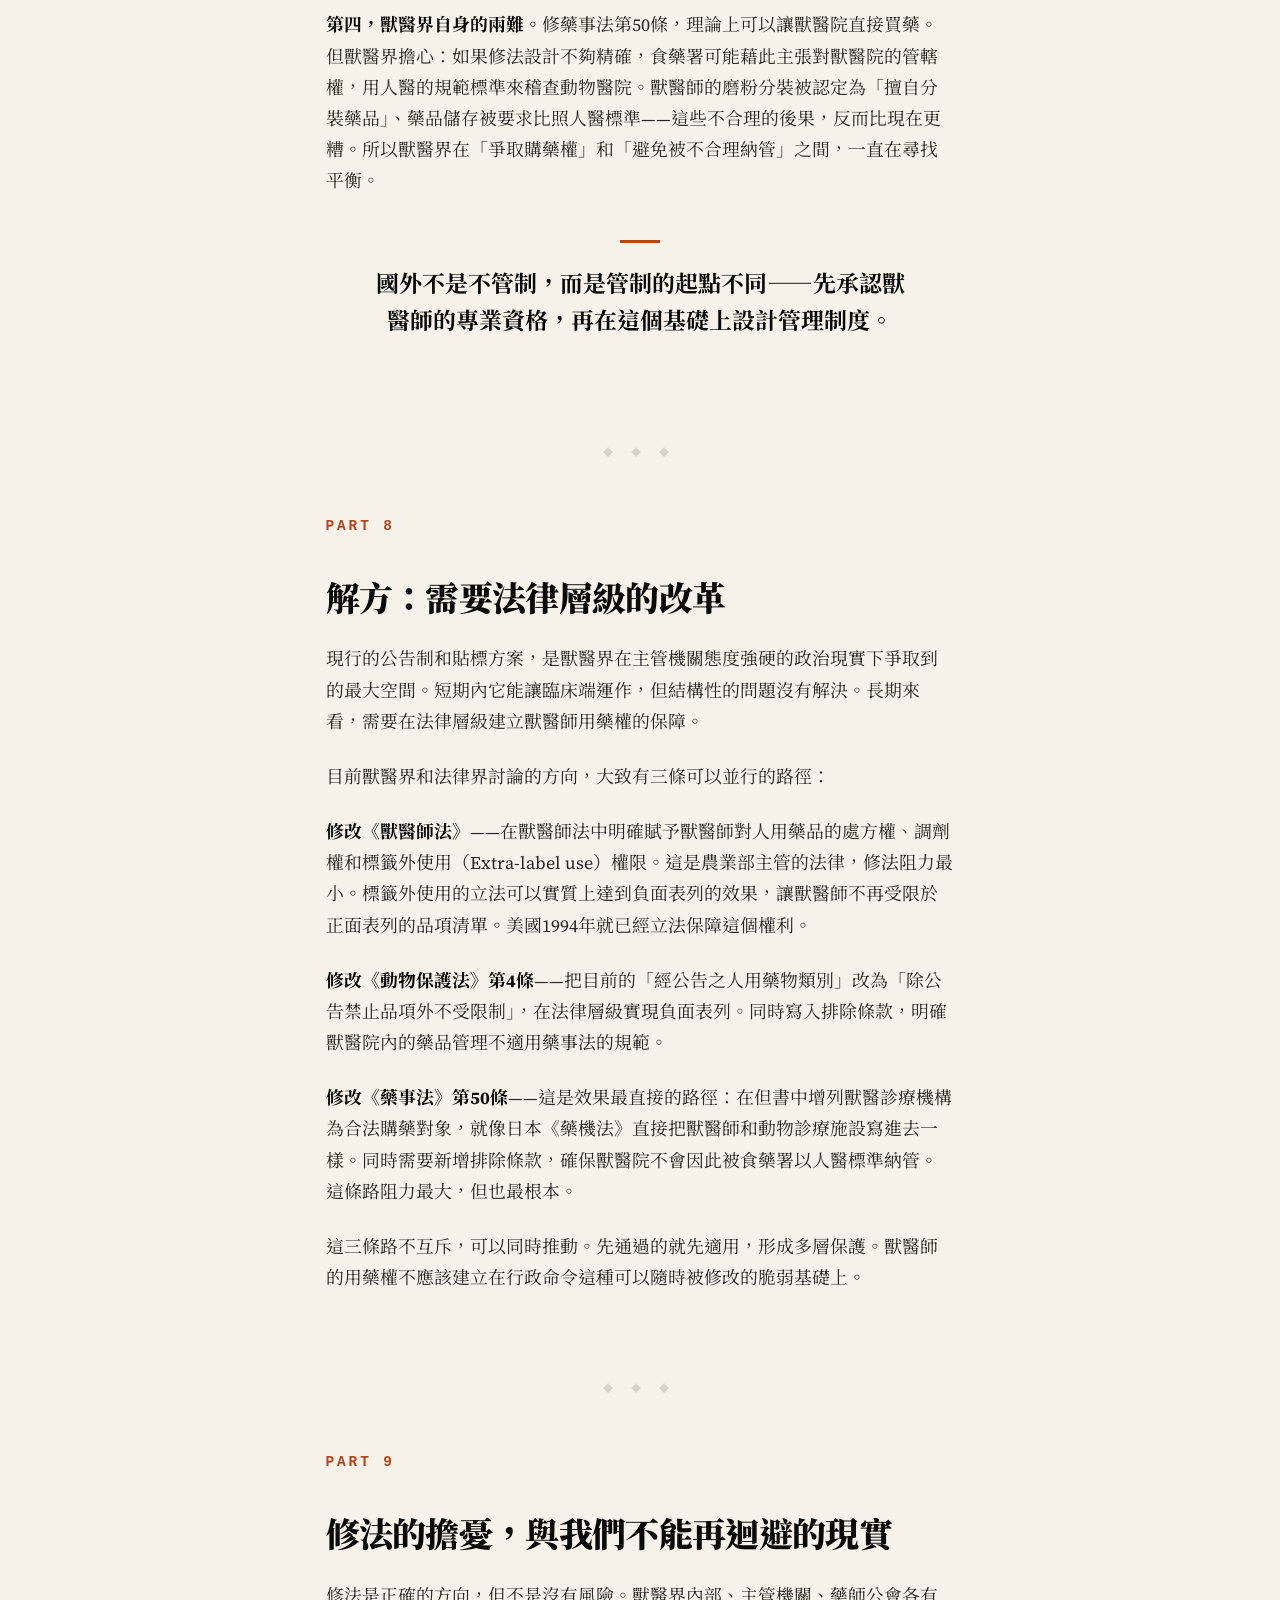
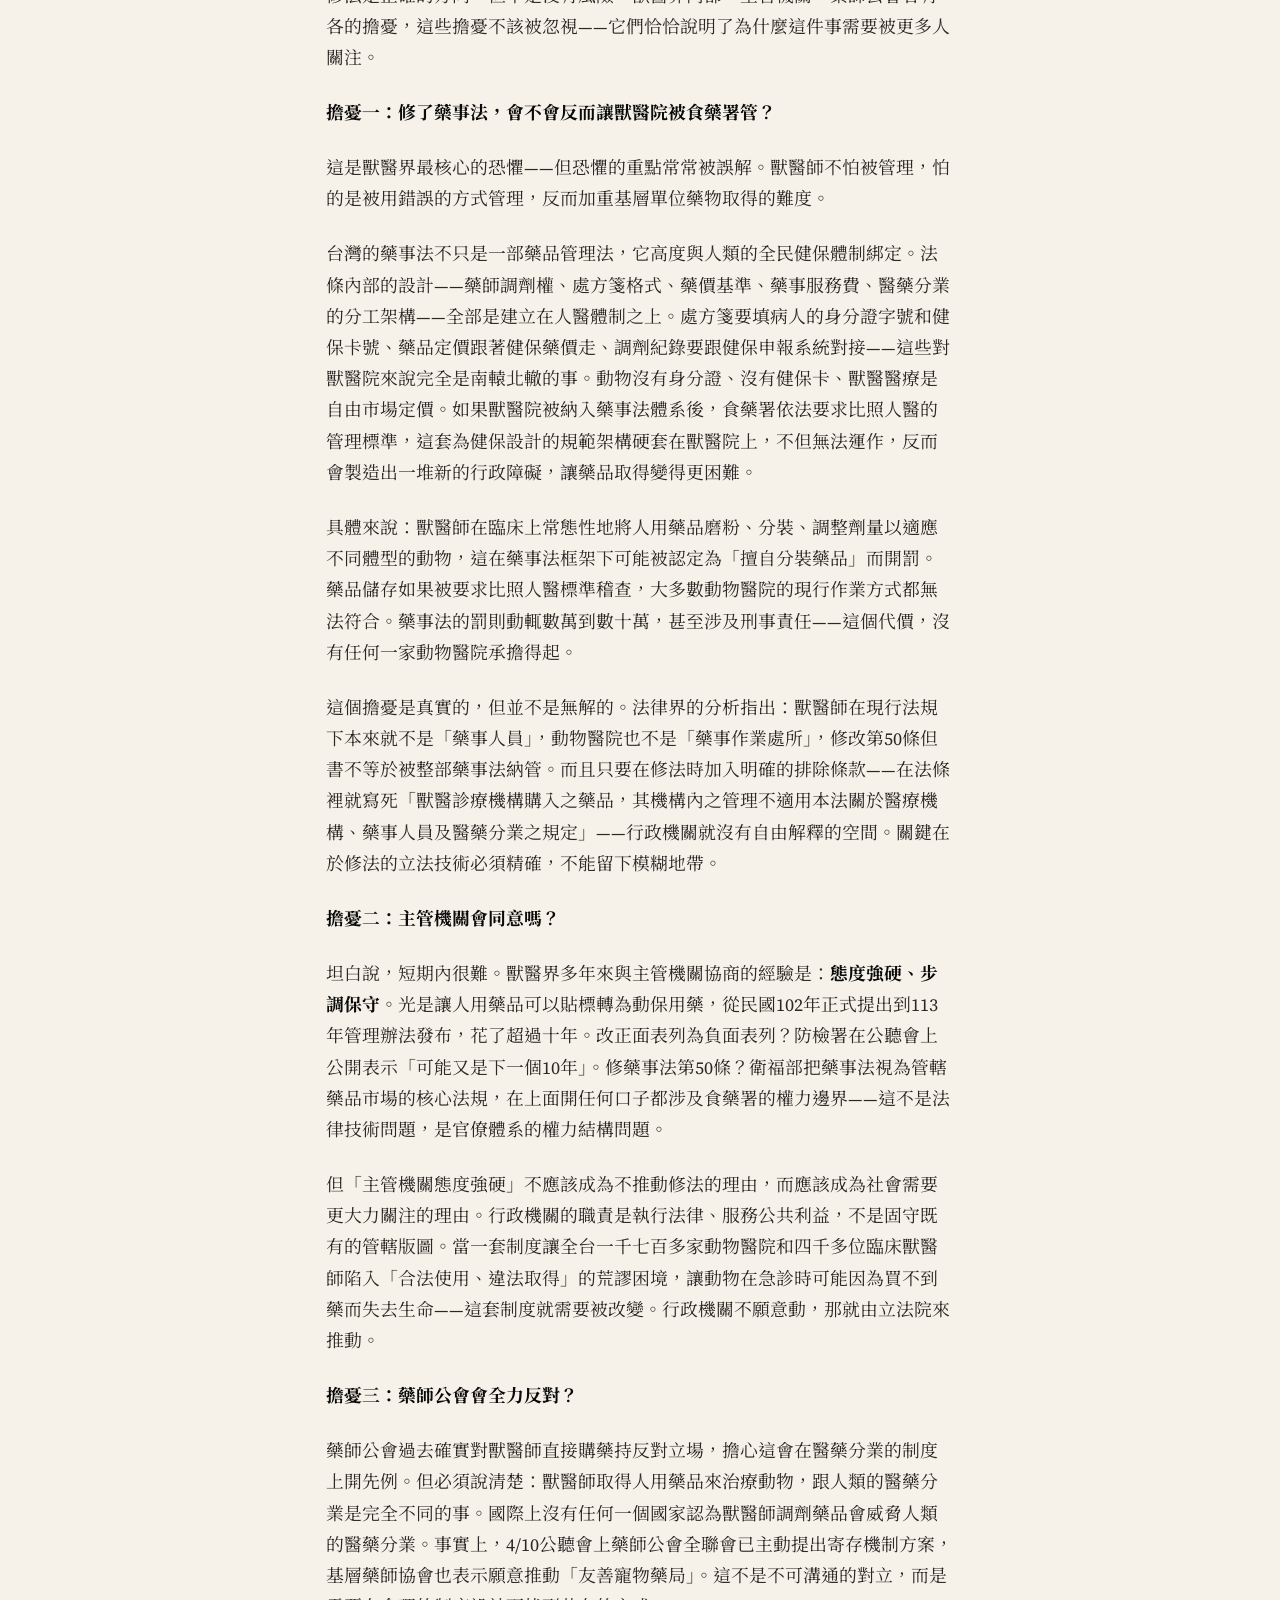
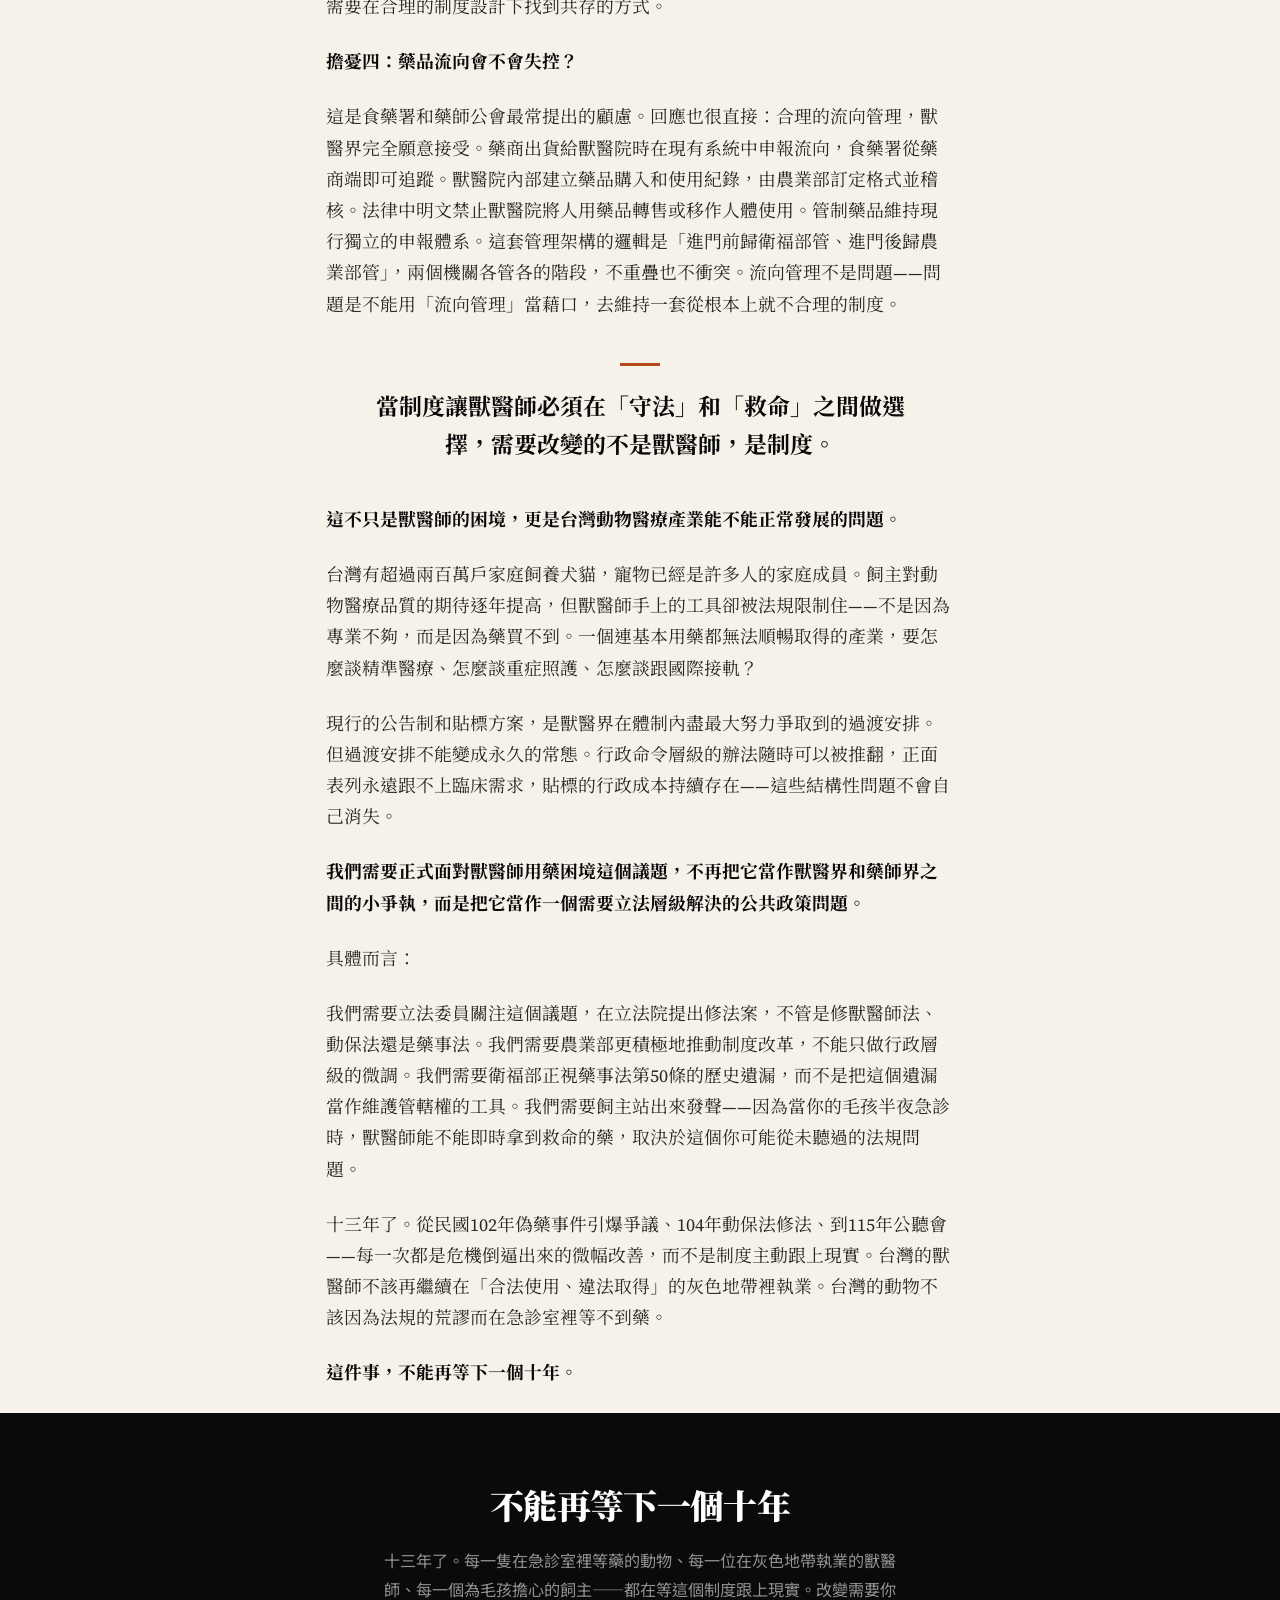
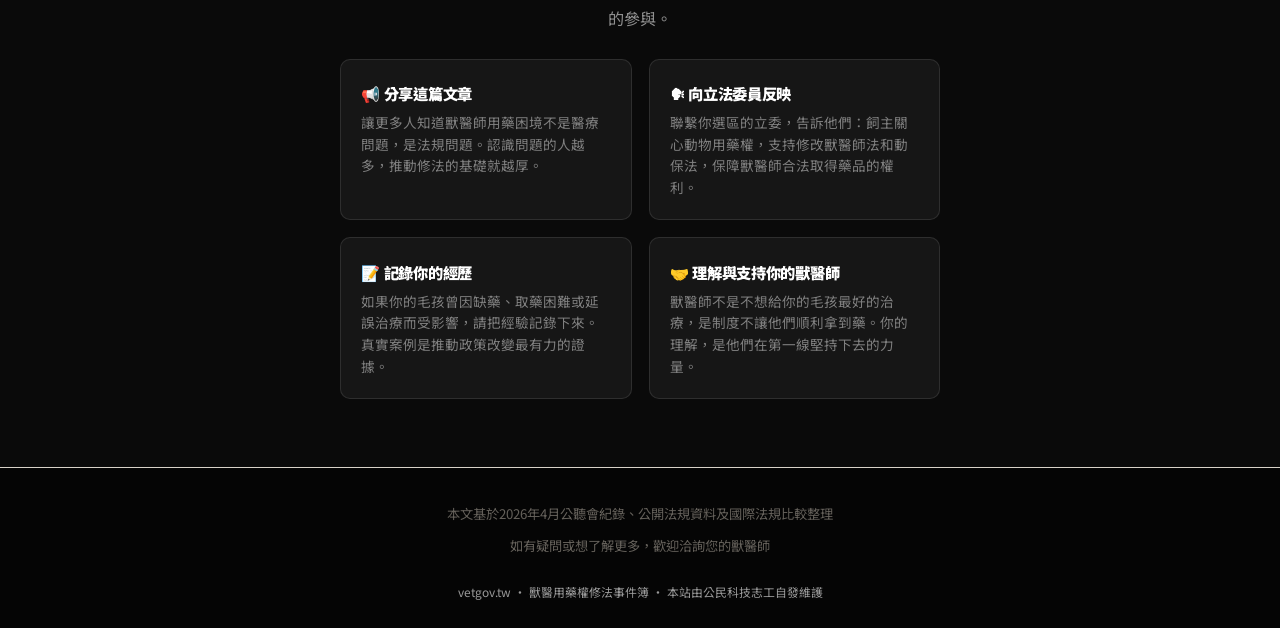
<file: site/analysis.html>
<!DOCTYPE html>
<html lang="zh-Hant">
<head>
<meta charset="UTF-8">
<meta name="viewport" content="width=device-width, initial-scale=1.0">
<title>深度解析：一條法規，卡住一千七百家動物醫院的藥 · vetgov.tw</title>
<meta name="description" content="台灣獸醫師用藥困境完整解析：藥事法第 50 條的結構缺陷、國際比較、公聽會最新進展、具體藥品斷貨案例。">
<meta property="og:title" content="深度解析：一條法規，卡住一千七百家動物醫院的藥 · vetgov.tw">
<meta property="og:description" content="獸醫師合法使用、違法取得。十三年的畸形法源，八成藥品來自人用藥，制度卻不讓獸醫師買。">
<meta property="og:type" content="article">
<meta property="og:url" content="https://vetgov.tw/analysis">
<meta property="og:site_name" content="獸醫用藥權修法事件簿 · vetgov.tw">
<meta property="og:image" content="https://vetgov.tw/og-image.svg">
<meta name="twitter:card" content="summary_large_image">
<meta name="theme-color" content="#0a0a0a">
<link rel="canonical" href="https://vetgov.tw/analysis">
<link rel="icon" type="image/svg+xml" href="favicon.svg">
<link href="https://fonts.googleapis.com/css2?family=Noto+Serif+TC:wght@400;600;700;900&family=Noto+Sans+TC:wght@300;400;500;700&family=Source+Serif+4:ital,wght@0,400;0,700;1,400&display=swap" rel="stylesheet">
<style>
:root {
  --ink: #191919;
  --paper: #faf8f5;
  --cream: #f2ede6;
  --rust: #b5451b;
  --rust-pale: #fceee8;
  --teal: #1a6b5a;
  --teal-pale: #e3f0ec;
  --slate: #64605a;
  --rule: #d8d2c9;
  --highlight: #fff7e0;
}
*, *::before, *::after { margin: 0; padding: 0; box-sizing: border-box; }
html { scroll-behavior: smooth; font-size: 17px; }
body { font-family: 'Noto Sans TC', sans-serif; background: var(--paper); color: var(--ink); line-height: 1.9; -webkit-font-smoothing: antialiased; }

/* ── Masthead ── */
.masthead {
  text-align: center;
  padding: 2rem 1.5rem 1rem;
  border-bottom: 1px solid var(--rule);
}
.masthead-brand {
  font-family: 'Source Serif 4', 'Noto Serif TC', serif;
  font-size: 0.7rem;
  letter-spacing: 0.35em;
  text-transform: uppercase;
  color: var(--slate);
}

/* ── Hero ── */
.hero {
  max-width: 820px;
  margin: 0 auto;
  padding: 4rem 1.5rem 3rem;
  text-align: center;
}
.hero-kicker {
  font-size: 0.75rem;
  font-weight: 700;
  letter-spacing: 0.2em;
  color: var(--rust);
  text-transform: uppercase;
  margin-bottom: 1.5rem;
}
.hero h1 {
  font-family: 'Noto Serif TC', serif;
  font-weight: 900;
  font-size: clamp(2rem, 5.5vw, 3.2rem);
  line-height: 1.25;
  margin-bottom: 1.2rem;
  letter-spacing: -0.02em;
}
.hero-deck {
  font-family: 'Source Serif 4', 'Noto Serif TC', serif;
  font-size: clamp(1.05rem, 2.2vw, 1.25rem);
  color: var(--slate);
  line-height: 1.75;
  max-width: 620px;
  margin: 0 auto 2rem;
}
.hero-meta {
  font-size: 0.78rem;
  color: var(--slate);
  padding-top: 1.2rem;
  border-top: 1px solid var(--rule);
  display: inline-block;
}

/* ── Article body ── */
.article { max-width: 680px; margin: 0 auto; padding: 0 1.5rem; }
.article p {
  font-family: 'Source Serif 4', 'Noto Serif TC', serif;
  font-size: 1.05rem;
  margin-bottom: 1.4rem;
  color: #2a2725;
}
.article p strong { color: var(--ink); font-weight: 700; }

/* ── Section breaks ── */
.section-break {
  text-align: center;
  padding: 3rem 0 2.5rem;
}
.section-break::before {
  content: '◆ ◆ ◆';
  font-size: 0.6rem;
  letter-spacing: 0.8em;
  color: var(--rule);
}

.section-head {
  max-width: 680px;
  margin: 0 auto;
  padding: 0 1.5rem 1.5rem;
}
.section-label {
  font-size: 0.65rem;
  font-weight: 700;
  letter-spacing: 0.25em;
  color: var(--rust);
  text-transform: uppercase;
  margin-bottom: 0.5rem;
}
.section-head h2 {
  font-family: 'Noto Serif TC', serif;
  font-weight: 900;
  font-size: clamp(1.5rem, 3.5vw, 2rem);
  line-height: 1.3;
}

/* ── Pull quote ── */
.pullquote {
  max-width: 600px;
  margin: 2.5rem auto;
  padding: 0 2rem;
  text-align: center;
}
.pullquote p {
  font-family: 'Noto Serif TC', serif !important;
  font-size: 1.35rem !important;
  font-weight: 700;
  line-height: 1.65;
  color: var(--ink) !important;
  position: relative;
}
.pullquote p::before {
  content: '';
  display: block;
  width: 40px;
  height: 3px;
  background: var(--rust);
  margin: 0 auto 1.2rem;
}
.pullquote .attr {
  font-family: 'Noto Sans TC', sans-serif !important;
  font-size: 0.8rem !important;
  font-weight: 400;
  color: var(--slate) !important;
  margin-top: 0.8rem;
}

/* ── Law box ── */
.law-box {
  background: var(--cream);
  border-left: 3px solid var(--rust);
  border-radius: 0 8px 8px 0;
  padding: 1.3rem 1.5rem;
  margin: 1.8rem 0;
}
.law-box p {
  font-family: 'Noto Sans TC', sans-serif !important;
  font-size: 0.9rem !important;
  color: var(--slate) !important;
  line-height: 1.75 !important;
  margin-bottom: 0.5rem !important;
}
.law-box p:last-child { margin-bottom: 0 !important; }
.law-box strong { color: var(--ink); }
.law-box code {
  background: rgba(181,69,27,0.1);
  color: var(--rust);
  padding: 0.1rem 0.35rem;
  border-radius: 3px;
  font-family: inherit;
  font-size: 0.85rem;
  font-weight: 500;
}

/* ── Compare cards (wide) ── */
.compare-wide {
  max-width: 900px;
  margin: 2rem auto;
  padding: 0 1.5rem;
  display: grid;
  grid-template-columns: 1fr 1fr;
  gap: 1.2rem;
}
@media (max-width: 640px) {
  .compare-wide { grid-template-columns: 1fr; }
  .flow-steps { flex-direction: column; align-items: stretch; }
  .fa { text-align: center; transform: rotate(90deg); font-size: 0.8rem; }
}
.cmp-card {
  border-radius: 12px;
  padding: 1.8rem;
}
.cmp-card.intl { background: var(--teal-pale); border: 1px solid rgba(26,107,90,0.2); }
.cmp-card.tw { background: var(--rust-pale); border: 1px solid rgba(181,69,27,0.2); }
.cmp-label {
  font-size: 0.65rem;
  font-weight: 700;
  letter-spacing: 0.15em;
  margin-bottom: 0.5rem;
}
.cmp-card.intl .cmp-label { color: var(--teal); }
.cmp-card.tw .cmp-label { color: var(--rust); }
.cmp-card h3 {
  font-family: 'Noto Serif TC', serif;
  font-size: 1.1rem;
  font-weight: 700;
  margin-bottom: 0.6rem;
}
.cmp-card p {
  font-family: 'Noto Sans TC', sans-serif !important;
  font-size: 0.88rem !important;
  color: var(--slate) !important;
  line-height: 1.7 !important;
}

/* ── Flow diagram (dark) ── */
.flow-panel {
  background: var(--ink);
  color: #fff;
  padding: 3.5rem 1.5rem;
  margin: 2.5rem 0;
}
.flow-inner { max-width: 760px; margin: 0 auto; }
.flow-panel h2 {
  font-family: 'Noto Serif TC', serif;
  font-weight: 900;
  font-size: 1.5rem;
  margin-bottom: 0.6rem;
}
.flow-panel .deck {
  font-size: 0.9rem;
  color: rgba(255,255,255,0.55);
  margin-bottom: 2rem;
}
.flow-track { margin-bottom: 1.8rem; }
.flow-track-label {
  font-size: 0.68rem;
  font-weight: 700;
  letter-spacing: 0.15em;
  color: rgba(255,255,255,0.4);
  margin-bottom: 0.6rem;
}
.flow-steps { display: flex; align-items: center; flex-wrap: wrap; gap: 0.4rem; }
.fs {
  padding: 0.45rem 0.8rem;
  border-radius: 6px;
  font-size: 0.8rem;
  white-space: nowrap;
  background: rgba(255,255,255,0.06);
  border: 1px solid rgba(255,255,255,0.1);
  color: rgba(255,255,255,0.75);
}
.fs.ok { border-color: var(--teal); color: #8ccdb8; background: rgba(26,107,90,0.12); }
.fs.warn { border-color: #b59a1a; color: #e6d06a; background: rgba(181,154,26,0.1); }
.fs.bad { border-color: var(--rust); color: #e8a595; background: rgba(181,69,27,0.1); }
.fa { color: rgba(255,255,255,0.2); font-size: 1rem; }
.flow-note {
  font-size: 0.8rem;
  color: rgba(255,255,255,0.38);
  margin-top: 0.4rem;
  padding-left: 0.5rem;
  border-left: 2px solid rgba(255,255,255,0.1);
  line-height: 1.65;
}
.flow-pct {
  display: inline-block;
  font-family: 'Noto Serif TC', serif;
  font-weight: 900;
  font-size: 1.1rem;
  color: rgba(255,255,255,0.7);
  margin-right: 0.5rem;
}

/* ── Drug case ── */
.drug-case {
  background: var(--rust-pale);
  border-left: 3px solid var(--rust);
  border-radius: 0 8px 8px 0;
  padding: 1.2rem 1.4rem;
  margin: 1.5rem 0;
}
.drug-case p {
  font-family: 'Noto Sans TC', sans-serif !important;
  font-size: 0.88rem !important;
  color: #4a3f35 !important;
  line-height: 1.7 !important;
  margin-bottom: 0 !important;
}
.drug-tag {
  display: inline-block;
  background: rgba(181,69,27,0.1);
  border: 1px solid rgba(181,69,27,0.2);
  padding: 0.05rem 0.4rem;
  border-radius: 3px;
  font-size: 0.8rem;
  font-weight: 500;
  color: var(--rust);
}

/* ── Timeline ── */
.timeline {
  max-width: 680px;
  margin: 2rem auto;
  padding: 0 1.5rem;
}
.tl-item {
  display: flex;
  gap: 1rem;
  margin-bottom: 1.5rem;
  align-items: flex-start;
}
.tl-dot {
  width: 10px; height: 10px;
  border-radius: 50%;
  margin-top: 0.5rem;
  flex-shrink: 0;
}
.tl-dot.done { background: var(--teal); }
.tl-dot.wip { background: #c4a20a; }
.tl-dot.todo { background: var(--rust); }
.tl-content h4 {
  font-family: 'Noto Serif TC', serif;
  font-size: 0.95rem;
  font-weight: 700;
  margin-bottom: 0.15rem;
}
.tl-content p {
  font-family: 'Noto Sans TC', sans-serif !important;
  font-size: 0.85rem !important;
  color: var(--slate) !important;
  line-height: 1.7 !important;
  margin-bottom: 0 !important;
}

/* ── End CTA ── */
.end-cta {
  background: var(--ink);
  color: #fff;
  text-align: center;
  padding: 4rem 1.5rem;
}
.end-cta h2 {
  font-family: 'Noto Serif TC', serif;
  font-weight: 900;
  font-size: clamp(1.4rem, 3.5vw, 2rem);
  line-height: 1.4;
  margin-bottom: 1rem;
}
.end-cta p {
  font-size: 0.95rem;
  color: rgba(255,255,255,0.55);
  max-width: 520px;
  margin: 0 auto 1.5rem;
  line-height: 1.8;
}
.end-actions {
  max-width: 600px;
  margin: 0 auto;
  display: grid;
  grid-template-columns: 1fr 1fr;
  gap: 1rem;
  text-align: left;
}
@media (max-width: 500px) { .end-actions { grid-template-columns: 1fr; } }

/* ── Mobile responsive ── */
@media (max-width: 720px) {
  html { font-size: 16px; }
  .hero { padding: 2.5rem 1.2rem 2rem; }
  .hero h1 { font-size: 1.7rem; }
  .hero-deck { font-size: 1rem; }
  .article { padding: 0 1.2rem; }
  .article p { font-size: 0.95rem; }
  .section-head { padding: 0 1.2rem 1.2rem; }
  .section-head h2 { font-size: 1.3rem; }
  .pullquote { padding: 0 1.2rem; }
  .pullquote p { font-size: 1.1rem !important; }
  .compare-wide { padding: 0 1.2rem; }
  .flow-panel { padding: 2.5rem 1.2rem; }
  .flow-panel h2 { font-size: 1.2rem; }
  .timeline { padding: 0 1.2rem; }
  .drug-case { margin-left: 0; margin-right: 0; }
  .law-box { margin-left: 0; margin-right: 0; }
  .end-cta { padding: 2.5rem 1.2rem; }
  .end-cta h2 { font-size: 1.3rem; }
}
.end-action {
  background: rgba(255,255,255,0.05);
  border: 1px solid rgba(255,255,255,0.1);
  border-radius: 10px;
  padding: 1.2rem;
}
.end-action h4 { font-size: 0.9rem; margin-bottom: 0.3rem; }
.end-action p { font-size: 0.8rem !important; color: rgba(255,255,255,0.45) !important; text-align: left !important; margin: 0 !important; line-height: 1.6 !important; }

.footer {
  text-align: center;
  padding: 2rem 1.5rem;
  font-size: 0.72rem;
  color: var(--slate);
  border-top: 1px solid var(--rule);
}
</style>
</head>
<body>

<link rel="stylesheet" href="style.css">
<style>.nav { position: relative; }</style>

<header class="nav">
  <div class="nav__inner">
    <a href="index.html" class="nav__brand">
      <span class="nav__mark">vetgov.tw</span>
      <span class="nav__sub">獸醫用藥權修法事件簿</span>
    </a>
    <nav class="nav__links">
      <a href="index.html#manifesto">聲明</a>
      <a href="index.html#demands">問題</a>
      <a href="index.html#voices">處境</a>
      <a href="data-chart.html" target="_blank" rel="noopener">數據</a>
      <a href="index.html#timeline">時間線</a>
      <a href="analysis.html" class="nav__cta nav__cta--gold">深度解析</a>
      <a href="hearing-0410.html" class="nav__cta">4/10 速報</a>
    </nav>
  </div>
</header>

<section class="hero">
  <div class="hero-kicker">法規分析</div>
  <h1>一條法規，卡住一千七百家動物醫院的藥</h1>
  <p class="hero-deck">動物生病需要的藥，八成跟人類一樣。全世界的獸醫師都能合法取得這些藥品來治療動物——除了台灣。不是藥不夠，是法規不讓獸醫師買。這個問題已經存在超過十三年。</p>
  <div class="hero-meta">2026年4月 ・ 基於4/10公聽會紀錄及公開法規資料整理</div>
</section>

<!-- ═══ PART 1: 問題根源 ═══ -->
<div class="section-break"></div>
<div class="section-head">
  <div class="section-label">Part 1</div>
  <h2>問題的根源：兩部法律互相矛盾</h2>
</div>
<div class="article">
  <p>藥物在上市給人類使用之前，必須先通過動物實驗——這是全世界藥品開發的標準流程。因此，人用藥品用在動物身上，在藥理學上本來就有科學基礎。全球的獸醫臨床實務中，約有八成的治療藥物來自人用藥品。這不是偷工減料，而是國際慣例。</p>
  <p>但在台灣，獸醫師要取得這些藥品，會撞上一堵法律的牆。</p>

  <div class="law-box">
    <p><strong>《藥事法》第50條但書第二款</strong>規定，<code>醫院、診所、學術研究機構</code>可以購買處方藥品。但這份名單裡<strong>沒有獸醫診療機構</strong>。藥商把人用藥品賣給動物醫院，依藥事法即為違法。</p>
  </div>

  <p>與此同時，另一部法律——<strong>《動物保護法》第4條</strong>——又明確授權：動物用藥不足時，獸醫師可以使用人用藥品來治療犬貓和非經濟動物。</p>
  <p>一部法律說可以用，另一部法律說不能買。獸醫師被夾在中間：<strong>合法使用、違法取得</strong>。</p>
  <p>這個矛盾從民國102年就被正式提出，至今超過十三年。過去多年，藥商在「心照不宣」的默契下供貨給動物醫院，主管機關睜一隻眼閉一隻眼。直到近年食藥署加強藥品流向稽查，藥商因為怕被罰開始停止供貨，問題才真正浮上水面。</p>
</div>

<!-- ═══ PART 2: 國際比較 ═══ -->
<div class="section-break"></div>
<div class="section-head">
  <div class="section-label">Part 2</div>
  <h2>全世界都能做的事，為什麼台灣做不到</h2>
</div>
<div class="article">
  <p>這不是台灣獸醫師的專業不夠，而是制度設計從根本上就不同。</p>
</div>

<div class="compare-wide">
  <div class="cmp-card intl">
    <div class="cmp-label">🌍 美國・歐盟・日本・加拿大</div>
    <h3>獸醫師是藥品的合法購買者</h3>
    <p>日本《藥機法》直接將獸醫師和動物診療施設與醫師、醫院並列為合法購藥對象。美國FDA統一管理人藥和動物藥，1994年立法保障獸醫師的「標籤外使用」權限。加拿大採負面表列，獸醫師可用1,500至2,000種人用藥品。獸醫師被視為有處方和調劑能力的專業人員。</p>
  </div>
  <div class="cmp-card tw">
    <div class="cmp-label">🇹🇼 台灣</div>
    <h3>獸醫師連買藥的資格都沒有</h3>
    <p>人用藥歸衛福部、動物藥歸農業部，兩套法規互不相通。藥事法把獸醫院排除在藥品銷售通路之外。用「正面表列」逐項公告可用藥品，目前732項，且每新增一項都要經過行政程序。藥品要經過「貼標」轉換法律身分，才能合法進入獸醫院。</p>
  </div>
</div>

<div class="article">
  <p>差異的核心在於：<strong>國外先承認獸醫師的專業資格，在這個基礎上設計管理制度。台灣是先把門關上，再來一個一個討論要不要開縫。</strong></p>
  <p>而且台灣的問題不只是「門沒開」，還有一個更深層的結構問題——<strong>人用藥和動物藥分屬兩個不同的政府部門管轄</strong>。美國的FDA同時管人藥和動物藥，不存在「藥品要轉換身分」這種事。台灣人藥歸衛福部食藥署、動物藥歸農業部，兩個部會各有各的法規和利益團體，一顆藥要從人藥的世界走進動物醫院，必須經過一連串行政轉換。</p>
</div>

<!-- ═══ PART 3: 三種藥品身分 ═══ -->
<div class="section-break"></div>
<div class="section-head">
  <div class="section-label">Part 3</div>
  <h2>同一顆藥，在台灣有三種法律身分</h2>
</div>
<div class="article">
  <p>這是最讓人困惑的部分。在台灣，獸醫師手上的藥品不是一個統一的類別，而是被法規切成三種完全不同的法律身分，每一種的管轄機關、取得方式和適用法規都不一樣。</p>
  <p><strong>第一種：動物用藥品。</strong>從一開始就以動物為對象開發、由農業部核發許可證的藥品。例如犬貓疫苗、除蚤滴劑、動物專用麻醉藥。獸醫院可以直接購買，完全合法，沒有任何爭議。但問題是——品項非常有限，大約只能覆蓋兩成的臨床需求。台灣的動物用藥市場太小，藥廠沒有動力為動物開發專用藥品。</p>
  <p><strong>第二種：動物保護用藥（動保用藥）。</strong>本質上是人用藥品，但經過農業部公告、藥商完成「貼標」程序後，法律身分從「人藥」轉換為「動保用藥」，主管機關從衛福部變成農業部。貼標的功能不是藥品安全，而是<strong>管轄權的轉換</strong>——確保藥品進入獸醫院後歸農業部管理，不被食藥署直轄。目前公告品項732種。</p>
  <p><strong>第三種：未在公告清單上的人用藥品。</strong>獸醫師臨床上需要、但還沒被納入公告清單的藥品，或是因為「同藥排擠」條款而被刪除的品項。法律上它仍然是純粹的人藥，獸醫院不能直接買，需要飼主拿獸醫師開的「購藥證明」自己去藥局購買，再帶回動物醫院。</p>
  <p>在美國，獸醫師不需要區分這些身分。不管是動物專用藥還是人用藥，都在FDA同一套法律框架下管理，獸醫師依專業判斷開藥、調劑、給藥，流程跟人醫一樣自然。<strong>台灣需要區分三種身分，本身就是制度扭曲的直接證據。</strong></p>
</div>

<!-- ═══ PART 4: 藥品取得流向 ═══ -->
<div class="flow-panel">
  <div class="flow-inner">
    <div class="section-label" style="color:rgba(255,255,255,0.4);">Part 4</div>
    <h2>藥品怎麼進到動物醫院</h2>
    <p class="deck">在現行制度下，藥品進入動物醫院有五條途徑。每一條的法律依據、行政成本和臨床可行性都不同。</p>

    <div class="flow-track">
      <div class="flow-track-label"><span class="flow-pct">~20%</span>動物用藥品 ─ 唯一完全沒有爭議的途徑</div>
      <div class="flow-steps">
        <span class="fs">動物藥廠</span><span class="fa">→</span>
        <span class="fs">動物藥品販賣業者</span><span class="fa">→</span>
        <span class="fs ok">✓ 獸醫院直接購買</span>
      </div>
      <div class="flow-note">疫苗、驅蟲藥等。品項有限，只覆蓋約兩成臨床需求。</div>
    </div>

    <div class="flow-track">
      <div class="flow-track-label"><span class="flow-pct">~55%</span>第一軌：公告品項貼標直供（理想狀態）</div>
      <div class="flow-steps">
        <span class="fs">人用藥廠</span><span class="fa">→</span>
        <span class="fs">藥商完成貼標</span><span class="fa">→</span>
        <span class="fs ok">✓ 直接賣給獸醫院</span>
      </div>
      <div class="flow-note">4/10公聽會後改為公告制（免登錄），簡化了流程。但實際佔比取決於藥商的貼標配合度。</div>
    </div>

    <div class="flow-track">
      <div class="flow-track-label"><span class="flow-pct">~15%</span>第二軌：飼主至藥局取藥</div>
      <div class="flow-steps">
        <span class="fs">藥商</span><span class="fa">→</span>
        <span class="fs">藥局</span><span class="fa">→</span>
        <span class="fs bad">⚠ 飼主持購藥證明購買</span><span class="fa">→</span>
        <span class="fs bad">⚠ 帶回獸醫院</span>
      </div>
      <div class="flow-note">飼主變成藥品的物流工具。半夜急診時藥局沒開門，飼主買不到藥，動物只能等。偏鄉地區最近的藥局可能在兩小時車程外。</div>
    </div>

    <div class="flow-track">
      <div class="flow-track-label"><span class="flow-pct">~7%</span>寄存機制 ─ 急診的生命線</div>
      <div class="flow-steps">
        <span class="fs">藥局</span><span class="fa">→</span>
        <span class="fs ok">✓ 預先寄存在獸醫院</span><span class="fa">→</span>
        <span class="fs">急診使用</span><span class="fa">→</span>
        <span class="fs warn">事後補購藥證明</span>
      </div>
      <div class="flow-note">解決夜間急診問題的過渡方案。藥品先到位、文件後補。操作規範仍在協商中。</div>
    </div>

    <div class="flow-track">
      <div class="flow-track-label"><span class="flow-pct">~3%</span>專案進口</div>
      <div class="flow-steps">
        <span class="fs">國外藥廠</span><span class="fa">→</span>
        <span class="fs">獸醫師公會申請進口</span><span class="fa">→</span>
        <span class="fs ok">✓ 儲備調度</span>
      </div>
      <div class="flow-note">國內完全沒有的藥品。量不大但不可或缺。</div>
    </div>
  </div>
</div>

<!-- ═══ PART 5: 具體案例 ═══ -->
<div class="section-break"></div>
<div class="section-head">
  <div class="section-label">Part 5</div>
  <h2>不是抽象的法律問題——是動物的命</h2>
</div>
<div class="article">
  <p>法規的缺陷不是學術討論，它每天都在影響真實的動物和飼主。以下是幾個具體案例：</p>

  <div class="drug-case">
    <p><strong>案例一：止痛藥全台斷貨。</strong><span class="drug-tag">Buprenorphine</span>（丁基原啡因）是犬貓疼痛管理的關鍵藥物。因為「同藥排擠」條款——同成分有動物用藥版本後，人用版本就從清單上刪除——動物用藥廠低估需求、人用版遭下架，導致全台獸醫師買不到這個藥。獸醫師全聯會為此緊急處理了200至300件專案進口，才勉強撐過危機。</p>
  </div>

  <div class="drug-case">
    <p><strong>案例二：抗生素劑型不合。</strong><span class="drug-tag">Cephalexin</span>（頭孢氨芐）是獸醫臨床最常用的抗生素之一。台灣有動物版的 cephalexin，但只有口嚼錠——貓咪根本不吃。獸醫師需要膠囊或口服液，但因為「已有動物用藥」，人用版的不同劑型就被從清單刪除。同成分不等於同劑型，動物用藥有許可證不代表它在臨床上真的能用。</p>
  </div>

  <div class="drug-case">
    <p><strong>案例三：半夜急診沒有藥。</strong>宜蘭縣獸醫師反映：夜間急診需要 <span class="drug-tag">Mannitol</span>（甘露醇，腦壓急救用）或利尿劑時，全部藥局都關門了。偏鄉地區只有一間藥局甚至沒有，最近的可能在兩小時車程外。</p>
  </div>

  <div class="drug-case">
    <p><strong>案例四：基本用品也買不到。</strong>刷手液、碘點造影劑、<span class="drug-tag">胰島素</span>——這些不是什麼特殊藥品，但因為不在公告清單上或受到同藥排擠影響，藥商直接拒絕出貨給動物醫院。新制還沒上路，就已經有藥商因為怕違法而提前停止供貨。</p>
  </div>
</div>

<div class="pullquote">
  <p>獸醫師面對的不是「能不能治」的問題，而是「有藥卻不能合法拿到」的困境。</p>
</div>

<!-- ═══ PART 6: 最新進展 ═══ -->
<div class="section-break"></div>
<div class="section-head">
  <div class="section-label">Part 6</div>
  <h2>4/10公聽會：十三年來最大的一步</h2>
</div>
<div class="article">
  <p>2026年4月10日，農業部舉行「人用藥品用於犬貓及非經濟動物使用管理辦法」修正討論會議。農業部次長主持，獸醫師公會、藥師公會、製藥業者、食藥署等各方代表出席。會議取得了幾項重要共識：</p>
</div>
<div class="timeline">
  <div class="tl-item"><div class="tl-dot done"></div><div class="tl-content"><h4>登錄制改為公告制（免登錄）</h4><p>最大的突破。過去兩年藥商需逐案向防檢署申請登錄，僅144項完成。改為公告制後，732項公告品項藥商只需貼標即可出貨，不需再走登錄程序。</p></div></div>
  <div class="tl-item"><div class="tl-dot done"></div><div class="tl-content"><h4>7/1延後實施</h4><p>九成與會者支持延後。決議：配套未完備前不實施，確保不造成混亂。食藥署同步發函藥商：過渡期間供貨合法。</p></div></div>
  <div class="tl-item"><div class="tl-dot done"></div><div class="tl-content"><h4>貼標標準大幅放寬</h4><p>不需在GMP藥廠內進行，可在藥商或藥局端完成。醫用氣體改吊牌、注射劑最小單位免標示。</p></div></div>
  <div class="tl-item"><div class="tl-dot done"></div><div class="tl-content"><h4>專案進口機制建立</h4><p>獸醫師公會可作為進口主體，建立院際間緊急藥品調度機制。</p></div></div>
  <div class="tl-item"><div class="tl-dot wip"></div><div class="tl-content"><h4>寄存機制——方向共識，細節協商中</h4><p>參考人醫護理站模式，藥局可將藥品寄存在動物醫院。備藥量、核銷時效、適用範圍仍在討論。</p></div></div>
  <div class="tl-item"><div class="tl-dot todo"></div><div class="tl-content"><h4>同藥排擠條款——尚未解決</h4><p>多位獸醫師要求：即使有動物用藥版本，也應保留不同劑型的人用藥取得管道。</p></div></div>
  <div class="tl-item"><div class="tl-dot todo"></div><div class="tl-content"><h4>正面表列朝負面表列——長期目標</h4><p>防檢署坦言「可能又是下一個10年」。獸醫界提出替代路徑：修獸醫師法賦予標籤外使用權限。</p></div></div>
</div>
<div class="article">
  <p>這些成果來之不易，但必須看到一個事實：<strong>這些改進全部是行政命令層級的調整，不是法律的修正。</strong>行政命令可以被主管機關片面修改或廢止，不需要經過立法院。政策風向一變、主管機關換人，這些好不容易爭取到的改善都可能倒退。</p>
  <p>而且正面表列的先天限制仍然存在：只要有新藥上市、有新的臨床需求出現，就要重新走開會、審查、通過表列的行政程序，藥品才能進入可用清單。藥品開發的速度永遠快於行政流程，正面表列永遠落後於臨床需求。</p>
</div>

<!-- ═══ PART 7: 為什麼這麼難改 ═══ -->
<div class="section-break"></div>
<div class="section-head">
  <div class="section-label">Part 7</div>
  <h2>為什麼改了十三年還改不好</h2>
</div>
<div class="article">
  <p>看到這裡，很多人會問：問題這麼明顯，為什麼不修法？答案涉及台灣藥品管理體系的深層結構。</p>
  <p><strong>第一，雙頭馬車的管轄架構。</strong>台灣的人用藥品歸衛福部食藥署管，動物用藥品歸農業部管。同一顆藥，如果要從「人藥」的世界進入動物醫院，就牽涉到兩個部會之間的權力邊界。現在的貼標制度，本質上就是一個管轄權轉移的機制——把藥品從食藥署的管轄轉到農業部的管轄。在美國，FDA同時管人藥和動物藥，根本不存在這個問題。</p>
  <p><strong>第二，藥事法與醫藥分業制度的糾纏。</strong>台灣的藥事法不只是一部藥品管理法，它背後綁著整套醫藥分業的制度設計——藥師的調劑權、藥事服務費、藥品流通管控。藥師公會擔心：如果為獸醫院開了購藥的通路，就等於在醫藥分業的牆上開了一個口子。這個擔憂讓修法的政治阻力倍增。</p>
  <p><strong>第三，主管機關態度保守。</strong>獸醫界反映：主管機關的長官在過去多年的協商中態度強硬。光是讓人用藥品能夠換標做動保用藥，就爭取了超過十年才慢慢放行。對於直接修改藥事法，主管機關的態度可想而知。</p>
  <p><strong>第四，獸醫界自身的兩難。</strong>修藥事法第50條，理論上可以讓獸醫院直接買藥。但獸醫界擔心：如果修法設計不夠精確，食藥署可能藉此主張對獸醫院的管轄權，用人醫的規範標準來稽查動物醫院。獸醫師的磨粉分裝被認定為「擅自分裝藥品」、藥品儲存被要求比照人醫標準——這些不合理的後果，反而比現在更糟。所以獸醫界在「爭取購藥權」和「避免被不合理納管」之間，一直在尋找平衡。</p>
</div>
<div class="pullquote">
  <p>國外不是不管制，而是管制的起點不同——先承認獸醫師的專業資格，再在這個基礎上設計管理制度。</p>
</div>

<!-- ═══ PART 8: 解方 ═══ -->
<div class="section-break"></div>
<div class="section-head">
  <div class="section-label">Part 8</div>
  <h2>解方：需要法律層級的改革</h2>
</div>
<div class="article">
  <p>現行的公告制和貼標方案，是獸醫界在主管機關態度強硬的政治現實下爭取到的最大空間。短期內它能讓臨床端運作，但結構性的問題沒有解決。長期來看，需要在法律層級建立獸醫師用藥權的保障。</p>
  <p>目前獸醫界和法律界討論的方向，大致有三條可以並行的路徑：</p>
  <p><strong>修改《獸醫師法》</strong>——在獸醫師法中明確賦予獸醫師對人用藥品的處方權、調劑權和標籤外使用（Extra-label use）權限。這是農業部主管的法律，修法阻力最小。標籤外使用的立法可以實質上達到負面表列的效果，讓獸醫師不再受限於正面表列的品項清單。美國1994年就已經立法保障這個權利。</p>
  <p><strong>修改《動物保護法》第4條</strong>——把目前的「經公告之人用藥物類別」改為「除公告禁止品項外不受限制」，在法律層級實現負面表列。同時寫入排除條款，明確獸醫院內的藥品管理不適用藥事法的規範。</p>
  <p><strong>修改《藥事法》第50條</strong>——這是效果最直接的路徑：在但書中增列獸醫診療機構為合法購藥對象，就像日本《藥機法》直接把獸醫師和動物診療施設寫進去一樣。同時需要新增排除條款，確保獸醫院不會因此被食藥署以人醫標準納管。這條路阻力最大，但也最根本。</p>
  <p>這三條路不互斥，可以同時推動。先通過的就先適用，形成多層保護。獸醫師的用藥權不應該建立在行政命令這種可以隨時被修改的脆弱基礎上。</p>
</div>

<!-- ═══ PART 9: 修法的擔憂與倡議 ═══ -->
<div class="section-break"></div>
<div class="section-head">
  <div class="section-label">Part 9</div>
  <h2>修法的擔憂，與我們不能再迴避的現實</h2>
</div>
<div class="article">
  <p>修法是正確的方向，但不是沒有風險。獸醫界內部、主管機關、藥師公會各有各的擔憂，這些擔憂不該被忽視——它們恰恰說明了為什麼這件事需要被更多人關注。</p>

  <p><strong>擔憂一：修了藥事法，會不會反而讓獸醫院被食藥署管？</strong></p>
  <p>這是獸醫界最核心的恐懼——但恐懼的重點常常被誤解。獸醫師不怕被管理，怕的是被用錯誤的方式管理，反而加重基層單位藥物取得的難度。</p>
  <p>台灣的藥事法不只是一部藥品管理法，它高度與人類的全民健保體制綁定。法條內部的設計——藥師調劑權、處方箋格式、藥價基準、藥事服務費、醫藥分業的分工架構——全部是建立在人醫體制之上。處方箋要填病人的身分證字號和健保卡號、藥品定價跟著健保藥價走、調劑紀錄要跟健保申報系統對接——這些對獸醫院來說完全是南轅北轍的事。動物沒有身分證、沒有健保卡、獸醫醫療是自由市場定價。如果獸醫院被納入藥事法體系後，食藥署依法要求比照人醫的管理標準，這套為健保設計的規範架構硬套在獸醫院上，不但無法運作，反而會製造出一堆新的行政障礙，讓藥品取得變得更困難。</p>
  <p>具體來說：獸醫師在臨床上常態性地將人用藥品磨粉、分裝、調整劑量以適應不同體型的動物，這在藥事法框架下可能被認定為「擅自分裝藥品」而開罰。藥品儲存如果被要求比照人醫標準稽查，大多數動物醫院的現行作業方式都無法符合。藥事法的罰則動輒數萬到數十萬，甚至涉及刑事責任——這個代價，沒有任何一家動物醫院承擔得起。</p>
  <p>這個擔憂是真實的，但並不是無解的。法律界的分析指出：獸醫師在現行法規下本來就不是「藥事人員」，動物醫院也不是「藥事作業處所」，修改第50條但書不等於被整部藥事法納管。而且只要在修法時加入明確的排除條款——在法條裡就寫死「獸醫診療機構購入之藥品，其機構內之管理不適用本法關於醫療機構、藥事人員及醫藥分業之規定」——行政機關就沒有自由解釋的空間。關鍵在於修法的立法技術必須精確，不能留下模糊地帶。</p>

  <p><strong>擔憂二：主管機關會同意嗎？</strong></p>
  <p>坦白說，短期內很難。獸醫界多年來與主管機關協商的經驗是：<strong>態度強硬、步調保守</strong>。光是讓人用藥品可以貼標轉為動保用藥，從民國102年正式提出到113年管理辦法發布，花了超過十年。改正面表列為負面表列？防檢署在公聽會上公開表示「可能又是下一個10年」。修藥事法第50條？衛福部把藥事法視為管轄藥品市場的核心法規，在上面開任何口子都涉及食藥署的權力邊界——這不是法律技術問題，是官僚體系的權力結構問題。</p>
  <p>但「主管機關態度強硬」不應該成為不推動修法的理由，而應該成為社會需要更大力關注的理由。行政機關的職責是執行法律、服務公共利益，不是固守既有的管轄版圖。當一套制度讓全台一千七百多家動物醫院和四千多位臨床獸醫師陷入「合法使用、違法取得」的荒謬困境，讓動物在急診時可能因為買不到藥而失去生命——這套制度就需要被改變。行政機關不願意動，那就由立法院來推動。</p>

  <p><strong>擔憂三：藥師公會會全力反對？</strong></p>
  <p>藥師公會過去確實對獸醫師直接購藥持反對立場，擔心這會在醫藥分業的制度上開先例。但必須說清楚：獸醫師取得人用藥品來治療動物，跟人類的醫藥分業是完全不同的事。國際上沒有任何一個國家認為獸醫師調劑藥品會威脅人類的醫藥分業。事實上，4/10公聽會上藥師公會全聯會已主動提出寄存機制方案，基層藥師協會也表示願意推動「友善寵物藥局」。這不是不可溝通的對立，而是需要在合理的制度設計下找到共存的方式。</p>

  <p><strong>擔憂四：藥品流向會不會失控？</strong></p>
  <p>這是食藥署和藥師公會最常提出的顧慮。回應也很直接：合理的流向管理，獸醫界完全願意接受。藥商出貨給獸醫院時在現有系統中申報流向，食藥署從藥商端即可追蹤。獸醫院內部建立藥品購入和使用紀錄，由農業部訂定格式並稽核。法律中明文禁止獸醫院將人用藥品轉售或移作人體使用。管制藥品維持現行獨立的申報體系。這套管理架構的邏輯是「進門前歸衛福部管、進門後歸農業部管」，兩個機關各管各的階段，不重疊也不衝突。流向管理不是問題——問題是不能用「流向管理」當藉口，去維持一套從根本上就不合理的制度。</p>
</div>

<div class="pullquote">
  <p>當制度讓獸醫師必須在「守法」和「救命」之間做選擇，需要改變的不是獸醫師，是制度。</p>
</div>

<div class="article">
  <p><strong>這不只是獸醫師的困境，更是台灣動物醫療產業能不能正常發展的問題。</strong></p>
  <p>台灣有超過兩百萬戶家庭飼養犬貓，寵物已經是許多人的家庭成員。飼主對動物醫療品質的期待逐年提高，但獸醫師手上的工具卻被法規限制住——不是因為專業不夠，而是因為藥買不到。一個連基本用藥都無法順暢取得的產業，要怎麼談精準醫療、怎麼談重症照護、怎麼談跟國際接軌？</p>
  <p>現行的公告制和貼標方案，是獸醫界在體制內盡最大努力爭取到的過渡安排。但過渡安排不能變成永久的常態。行政命令層級的辦法隨時可以被推翻，正面表列永遠跟不上臨床需求，貼標的行政成本持續存在——這些結構性問題不會自己消失。</p>
  <p><strong>我們需要正式面對獸醫師用藥困境這個議題，不再把它當作獸醫界和藥師界之間的小爭執，而是把它當作一個需要立法層級解決的公共政策問題。</strong></p>
  <p>具體而言：</p>
  <p>我們需要立法委員關注這個議題，在立法院提出修法案，不管是修獸醫師法、動保法還是藥事法。我們需要農業部更積極地推動制度改革，不能只做行政層級的微調。我們需要衛福部正視藥事法第50條的歷史遺漏，而不是把這個遺漏當作維護管轄權的工具。我們需要飼主站出來發聲——因為當你的毛孩半夜急診時，獸醫師能不能即時拿到救命的藥，取決於這個你可能從未聽過的法規問題。</p>
  <p>十三年了。從民國102年偽藥事件引爆爭議、104年動保法修法、到115年公聽會——每一次都是危機倒逼出來的微幅改善，而不是制度主動跟上現實。台灣的獸醫師不該再繼續在「合法使用、違法取得」的灰色地帶裡執業。台灣的動物不該因為法規的荒謬而在急診室裡等不到藥。</p>
  <p><strong>這件事，不能再等下一個十年。</strong></p>
</div>

<!-- ═══ END CTA ═══ -->
<section class="end-cta">
  <h2>不能再等下一個十年</h2>
  <p>十三年了。每一隻在急診室裡等藥的動物、每一位在灰色地帶執業的獸醫師、每一個為毛孩擔心的飼主——都在等這個制度跟上現實。改變需要你的參與。</p>
  <div class="end-actions">
    <div class="end-action">
      <h4>📢 分享這篇文章</h4>
      <p>讓更多人知道獸醫師用藥困境不是醫療問題，是法規問題。認識問題的人越多，推動修法的基礎就越厚。</p>
    </div>
    <div class="end-action">
      <h4>🗣 向立法委員反映</h4>
      <p>聯繫你選區的立委，告訴他們：飼主關心動物用藥權，支持修改獸醫師法和動保法，保障獸醫師合法取得藥品的權利。</p>
    </div>
    <div class="end-action">
      <h4>📝 記錄你的經歷</h4>
      <p>如果你的毛孩曾因缺藥、取藥困難或延誤治療而受影響，請把經驗記錄下來。真實案例是推動政策改變最有力的證據。</p>
    </div>
    <div class="end-action">
      <h4>🤝 理解與支持你的獸醫師</h4>
      <p>獸醫師不是不想給你的毛孩最好的治療，是制度不讓他們順利拿到藥。你的理解，是他們在第一線堅持下去的力量。</p>
    </div>
  </div>
</section>

<footer class="footer" style="text-align:center; padding:2rem 1.5rem; font-size:0.78rem; color:var(--slate); border-top:1px solid var(--rule);">
  <p style="margin-bottom:0.5rem;">本文基於2026年4月公聽會紀錄、公開法規資料及國際法規比較整理</p>
  <p style="margin-bottom:1.5rem;">如有疑問或想了解更多，歡迎洽詢您的獸醫師</p>
  <p style="font-size:0.7rem; color:#999;">vetgov.tw · 獸醫用藥權修法事件簿 · 本站由公民科技志工自發維護</p>
</footer>

</body>
</html>
</file>
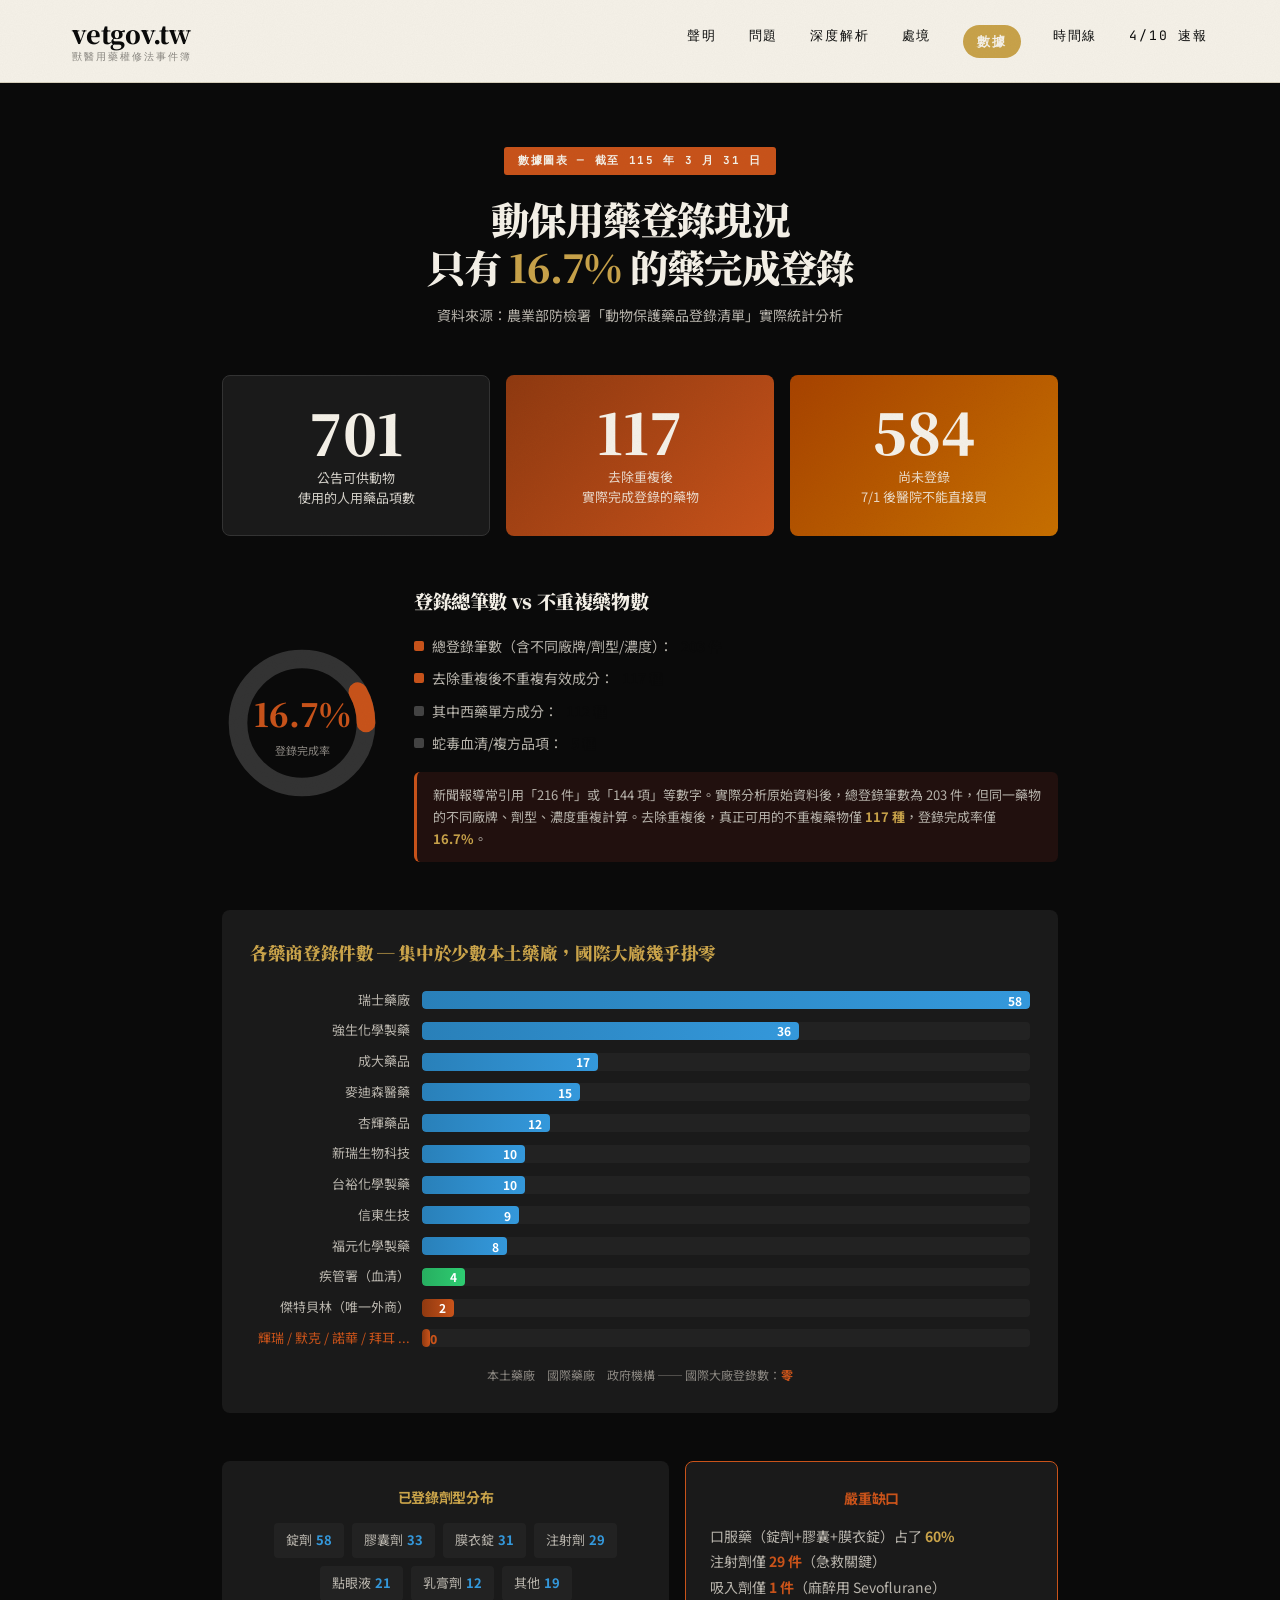
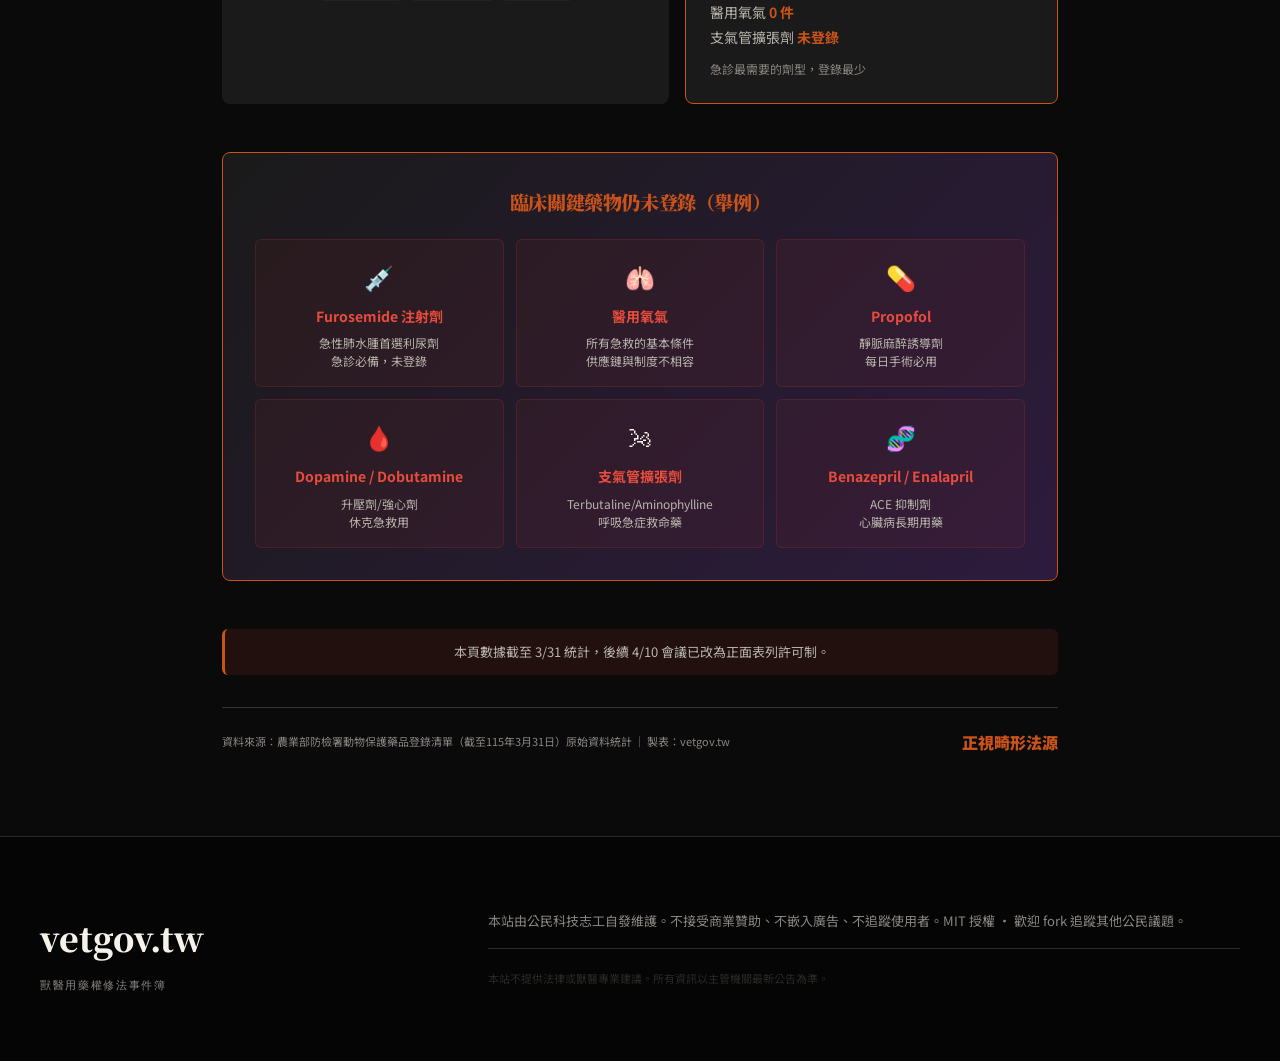
<file: site/data-chart.html>
<!DOCTYPE html>
<html lang="zh-Hant">
<head>
<meta charset="UTF-8">
<meta name="viewport" content="width=device-width, initial-scale=1.0">
<title>動保用藥登錄現況數據圖 · vetgov.tw</title>
<meta name="description" content="701 項公告藥品，去重複後僅 117 種完成登錄，16.7%。國際大廠登錄數零。急救關鍵劑型嚴重缺口。">
<meta property="og:title" content="動保用藥登錄現況數據圖 · vetgov.tw">
<meta property="og:site_name" content="獸醫用藥權修法事件簿 · vetgov.tw">
<meta property="og:image" content="https://vetgov.tw/og-image.svg">
<meta name="theme-color" content="#0a0a0a">
<link rel="canonical" href="https://vetgov.tw/data-chart">
<link rel="icon" type="image/svg+xml" href="favicon.svg">

<link rel="preconnect" href="https://fonts.googleapis.com">
<link rel="preconnect" href="https://fonts.gstatic.com" crossorigin>
<link href="https://fonts.googleapis.com/css2?family=Noto+Serif+TC:wght@500;700;900&family=Noto+Sans+TC:wght@400;500;700;900&family=JetBrains+Mono:wght@400;500&display=swap" rel="stylesheet">

<link rel="stylesheet" href="style.css">
<style>
/* ── Data chart page overrides ── */
.dc { background: var(--ink); color: var(--paper); min-height: 100vh; }
.dc__inner { max-width: 900px; margin: 0 auto; padding: 60px 32px 80px; }

.dc__header { text-align: center; margin-bottom: 48px; }
.dc__tag {
  display: inline-block; background: var(--blood); color: var(--paper);
  font-family: var(--mono); font-size: 11px; font-weight: 700;
  padding: 4px 14px; border-radius: 3px; letter-spacing: 0.15em;
  margin-bottom: 20px;
}
.dc__header h1 {
  font-family: var(--serif); font-weight: 900;
  font-size: clamp(1.8rem, 4vw, 2.4rem); line-height: 1.25;
  margin-bottom: 12px;
}
.dc__header h1 span { color: var(--gold); }
.dc__sub { font-size: 14px; color: var(--mist-soft); }

/* ── Big number cards ── */
.dc__bigs { display: grid; grid-template-columns: repeat(3, 1fr); gap: 16px; margin-bottom: 48px; }
.dc__big {
  border-radius: 8px; padding: 28px 20px; text-align: center;
}
.dc__big--dark { background: var(--ink-soft); border: 1px solid #333; }
.dc__big--red { background: linear-gradient(135deg, var(--blood-dark), var(--blood)); }
.dc__big--gold { background: linear-gradient(135deg, #a84300, var(--gold-dark, #c87000)); }
.dc__big-num { font-family: var(--serif); font-size: clamp(2.5rem, 6vw, 3.5rem); font-weight: 900; line-height: 1; }
.dc__big-label { font-size: 13px; margin-top: 8px; opacity: 0.85; line-height: 1.5; }

/* ── Donut section ── */
.dc__donut { display: flex; gap: 32px; align-items: center; margin-bottom: 48px; }
.dc__donut-svg { width: 160px; height: 160px; flex-shrink: 0; position: relative; }
.dc__donut-svg svg { width: 100%; height: 100%; }
.dc__donut-center {
  position: absolute; top: 50%; left: 50%; transform: translate(-50%, -50%); text-align: center;
}
.dc__donut-pct { font-family: var(--serif); font-size: 2rem; font-weight: 900; color: var(--blood); }
.dc__donut-pct-label { font-size: 11px; color: var(--mist); }
.dc__donut-detail h2 { font-family: var(--serif); font-size: 1.2rem; font-weight: 900; margin-bottom: 16px; }
.dc__legend { display: flex; flex-direction: column; gap: 8px; }
.dc__legend-item { display: flex; align-items: center; gap: 8px; font-size: 14px; color: var(--mist-soft); }
.dc__legend-dot { width: 10px; height: 10px; border-radius: 2px; flex-shrink: 0; }
.dc__legend-dot--reg { background: var(--blood); }
.dc__legend-dot--unreg { background: #444; }
.dc__donut-note {
  margin-top: 16px; padding: 12px 16px; background: rgba(192,57,43,0.12);
  border-radius: 6px; font-size: 13px; line-height: 1.7; color: var(--mist-soft);
  border-left: 3px solid var(--blood);
}

/* ── Bar chart ── */
.dc__bars { background: var(--ink-soft); border-radius: 8px; padding: 28px; margin-bottom: 48px; }
.dc__bars h2 { font-family: var(--serif); font-size: 1.1rem; font-weight: 900; color: var(--gold); margin-bottom: 20px; }
.dc__bar-row { display: flex; align-items: center; gap: 12px; margin-bottom: 8px; }
.dc__bar-name { width: 160px; font-size: 13px; text-align: right; color: var(--mist-soft); flex-shrink: 0; }
.dc__bar-track { flex: 1; height: 18px; background: #222; border-radius: 4px; overflow: hidden; position: relative; }
.dc__bar-fill {
  height: 100%; border-radius: 4px; display: flex; align-items: center;
  justify-content: flex-end; padding-right: 8px;
  font-size: 12px; font-weight: 700; color: #fff; min-width: 32px;
}
.dc__bar-fill--local { background: linear-gradient(90deg, #2980B9, #3498DB); }
.dc__bar-fill--intl { background: linear-gradient(90deg, var(--blood-dark), var(--blood)); }
.dc__bar-fill--gov { background: linear-gradient(90deg, #27AE60, #2ECC71); }
.dc__bar-note { font-size: 12px; color: var(--mist); margin-top: 14px; text-align: center; }

/* ── Form breakdown ── */
.dc__forms { display: grid; grid-template-columns: 1.2fr 1fr; gap: 16px; margin-bottom: 48px; }
.dc__form-card { background: var(--ink-soft); border-radius: 8px; padding: 24px; }
.dc__form-card h3 { font-size: 14px; font-weight: 700; color: var(--gold); margin-bottom: 14px; text-align: center; }
.dc__form-grid { display: flex; flex-wrap: wrap; justify-content: center; gap: 8px; }
.dc__form-pill {
  background: #222; border-radius: 4px; padding: 6px 12px;
  font-size: 13px; color: var(--mist-soft);
}
.dc__form-pill .ct { color: #3498DB; font-weight: 700; margin-left: 4px; }
.dc__form-alert { border: 1px solid var(--blood); }
.dc__form-alert h3 { color: var(--blood); }
.dc__form-alert-body { font-size: 14px; line-height: 1.8; color: var(--mist-soft); }
.dc__form-alert-body strong.red { color: var(--blood); }
.dc__form-alert-body strong.gold { color: var(--gold); }
.dc__form-alert-note { font-size: 12px; color: var(--mist); margin-top: 8px; }

/* ── Missing drugs ── */
.dc__missing {
  background: linear-gradient(135deg, var(--ink-soft), #2d1b3d);
  border-radius: 8px; padding: 32px; border: 1px solid var(--blood);
  margin-bottom: 48px;
}
.dc__missing h2 {
  font-family: var(--serif); font-size: 1.2rem; font-weight: 900;
  color: var(--blood); margin-bottom: 20px; text-align: center;
}
.dc__missing-grid { display: grid; grid-template-columns: repeat(3, 1fr); gap: 12px; }
.dc__missing-item {
  background: rgba(192,57,43,0.08); border-radius: 6px; padding: 16px;
  text-align: center; border: 1px solid rgba(192,57,43,0.2);
}
.dc__missing-icon { font-size: 1.5rem; margin-bottom: 6px; }
.dc__missing-name { font-size: 14px; font-weight: 700; color: #e74c3c; }
.dc__missing-desc { font-size: 12px; color: var(--mist-soft); margin-top: 6px; line-height: 1.5; }

/* ── Bottom ── */
.dc__bottom {
  display: flex; justify-content: space-between; align-items: center;
  padding-top: 20px; border-top: 1px solid #333;
}
.dc__bottom-src { font-size: 11px; color: var(--mist); }
.dc__bottom-slogan { font-size: 16px; font-weight: 900; color: var(--blood); }

/* ── Mobile ── */
@media (max-width: 720px) {
  .dc__inner { padding: 32px 20px 60px; }
  .dc__bigs { grid-template-columns: 1fr; gap: 12px; }
  .dc__donut { flex-direction: column; text-align: center; }
  .dc__donut-svg { width: 140px; height: 140px; }
  .dc__legend { align-items: center; }
  .dc__bar-name { width: 100px; font-size: 11px; }
  .dc__forms { grid-template-columns: 1fr; }
  .dc__missing-grid { grid-template-columns: 1fr 1fr; }
  .dc__bottom { flex-direction: column; gap: 8px; text-align: center; }
}
@media (max-width: 480px) {
  .dc__missing-grid { grid-template-columns: 1fr; }
  .dc__bar-name { width: 80px; font-size: 10px; }
}
</style>
</head>
<body>

<!-- NAV -->
<header class="nav" style="position:relative;">
  <div class="nav__inner">
    <a href="index.html" class="nav__brand">
      <span class="nav__mark">vetgov.tw</span>
      <span class="nav__sub">獸醫用藥權修法事件簿</span>
    </a>
    <nav class="nav__links">
      <a href="index.html#manifesto">聲明</a>
      <a href="index.html#demands">問題</a>
      <a href="analysis.html">深度解析</a>
      <a href="index.html#voices">處境</a>
      <a href="data-chart.html" class="nav__cta nav__cta--gold">數據</a>
      <a href="index.html#timeline">時間線</a>
      <a href="hearing-0410.html">4/10 速報</a>
    </nav>
  </div>
</header>

<section class="dc">
  <div class="dc__inner">

    <div class="dc__header">
      <div class="dc__tag">數據圖表 ─ 截至 115 年 3 月 31 日</div>
      <h1>動保用藥登錄現況<br>只有 <span>16.7%</span> 的藥完成登錄</h1>
      <p class="dc__sub">資料來源：農業部防檢署「動物保護藥品登錄清單」實際統計分析</p>
    </div>

    <!-- BIG NUMBERS -->
    <div class="dc__bigs">
      <div class="dc__big dc__big--dark">
        <div class="dc__big-num">701</div>
        <div class="dc__big-label">公告可供動物<br>使用的人用藥品項數</div>
      </div>
      <div class="dc__big dc__big--red">
        <div class="dc__big-num">117</div>
        <div class="dc__big-label">去除重複後<br>實際完成登錄的藥物</div>
      </div>
      <div class="dc__big dc__big--gold">
        <div class="dc__big-num">584</div>
        <div class="dc__big-label">尚未登錄<br>7/1 後醫院不能直接買</div>
      </div>
    </div>

    <!-- DONUT + DETAIL -->
    <div class="dc__donut">
      <div class="dc__donut-svg">
        <svg viewBox="0 0 120 120">
          <circle cx="60" cy="60" r="48" fill="none" stroke="#333" stroke-width="14"/>
          <circle cx="60" cy="60" r="48" fill="none" stroke="#c9531a" stroke-width="14"
            stroke-dasharray="50.37 301.6" stroke-dashoffset="75.4" stroke-linecap="round"/>
        </svg>
        <div class="dc__donut-center">
          <div class="dc__donut-pct">16.7%</div>
          <div class="dc__donut-pct-label">登錄完成率</div>
        </div>
      </div>
      <div class="dc__donut-detail">
        <h2>登錄總筆數 vs 不重複藥物數</h2>
        <div class="dc__legend">
          <div class="dc__legend-item"><div class="dc__legend-dot dc__legend-dot--reg"></div>總登錄筆數（含不同廠牌/劑型/濃度）：<strong>203 件</strong></div>
          <div class="dc__legend-item"><div class="dc__legend-dot dc__legend-dot--reg"></div>去除重複後不重複有效成分：<strong>117 種</strong></div>
          <div class="dc__legend-item"><div class="dc__legend-dot dc__legend-dot--unreg"></div>其中西藥單方成分：<strong>112 種</strong></div>
          <div class="dc__legend-item"><div class="dc__legend-dot dc__legend-dot--unreg"></div>蛇毒血清/複方品項：<strong>5 種</strong></div>
        </div>
        <div class="dc__donut-note">
          新聞報導常引用「216 件」或「144 項」等數字。實際分析原始資料後，總登錄筆數為 203 件，但同一藥物的不同廠牌、劑型、濃度重複計算。去除重複後，真正可用的不重複藥物僅 <strong style="color:var(--gold)">117 種</strong>，登錄完成率僅 <strong style="color:var(--gold)">16.7%</strong>。
        </div>
      </div>
    </div>

    <!-- BAR CHART -->
    <div class="dc__bars">
      <h2>各藥商登錄件數 ─ 集中於少數本土藥廠，國際大廠幾乎掛零</h2>
      <div class="dc__bar-row"><div class="dc__bar-name">瑞士藥廠</div><div class="dc__bar-track"><div class="dc__bar-fill dc__bar-fill--local" style="width:100%">58</div></div></div>
      <div class="dc__bar-row"><div class="dc__bar-name">強生化學製藥</div><div class="dc__bar-track"><div class="dc__bar-fill dc__bar-fill--local" style="width:62%">36</div></div></div>
      <div class="dc__bar-row"><div class="dc__bar-name">成大藥品</div><div class="dc__bar-track"><div class="dc__bar-fill dc__bar-fill--local" style="width:29%">17</div></div></div>
      <div class="dc__bar-row"><div class="dc__bar-name">麥迪森醫藥</div><div class="dc__bar-track"><div class="dc__bar-fill dc__bar-fill--local" style="width:26%">15</div></div></div>
      <div class="dc__bar-row"><div class="dc__bar-name">杏輝藥品</div><div class="dc__bar-track"><div class="dc__bar-fill dc__bar-fill--local" style="width:21%">12</div></div></div>
      <div class="dc__bar-row"><div class="dc__bar-name">新瑞生物科技</div><div class="dc__bar-track"><div class="dc__bar-fill dc__bar-fill--local" style="width:17%">10</div></div></div>
      <div class="dc__bar-row"><div class="dc__bar-name">台裕化學製藥</div><div class="dc__bar-track"><div class="dc__bar-fill dc__bar-fill--local" style="width:17%">10</div></div></div>
      <div class="dc__bar-row"><div class="dc__bar-name">信東生技</div><div class="dc__bar-track"><div class="dc__bar-fill dc__bar-fill--local" style="width:16%">9</div></div></div>
      <div class="dc__bar-row"><div class="dc__bar-name">福元化學製藥</div><div class="dc__bar-track"><div class="dc__bar-fill dc__bar-fill--local" style="width:14%">8</div></div></div>
      <div class="dc__bar-row"><div class="dc__bar-name">疾管署（血清）</div><div class="dc__bar-track"><div class="dc__bar-fill dc__bar-fill--gov" style="width:7%">4</div></div></div>
      <div class="dc__bar-row"><div class="dc__bar-name">傑特貝林（唯一外商）</div><div class="dc__bar-track"><div class="dc__bar-fill dc__bar-fill--intl" style="width:3.5%">2</div></div></div>
      <div class="dc__bar-row"><div class="dc__bar-name" style="color:var(--blood)">輝瑞 / 默克 / 諾華 / 拜耳 ...</div><div class="dc__bar-track"><div class="dc__bar-fill dc__bar-fill--intl" style="width:0%;min-width:0"><span style="position:absolute;left:8px;color:var(--blood);font-weight:900">0</span></div></div></div>
      <div class="dc__bar-note">本土藥廠　國際藥廠　政府機構 ── 國際大廠登錄數：<strong style="color:var(--blood)">零</strong></div>
    </div>

    <!-- DOSAGE FORM -->
    <div class="dc__forms">
      <div class="dc__form-card">
        <h3>已登錄劑型分布</h3>
        <div class="dc__form-grid">
          <div class="dc__form-pill">錠劑<span class="ct">58</span></div>
          <div class="dc__form-pill">膠囊劑<span class="ct">33</span></div>
          <div class="dc__form-pill">膜衣錠<span class="ct">31</span></div>
          <div class="dc__form-pill">注射劑<span class="ct">29</span></div>
          <div class="dc__form-pill">點眼液<span class="ct">21</span></div>
          <div class="dc__form-pill">乳膏劑<span class="ct">12</span></div>
          <div class="dc__form-pill">其他<span class="ct">19</span></div>
        </div>
      </div>
      <div class="dc__form-card dc__form-alert">
        <h3>嚴重缺口</h3>
        <div class="dc__form-alert-body">
          口服藥（錠劑+膠囊+膜衣錠）占了 <strong class="gold">60%</strong><br>
          注射劑僅 <strong class="red">29 件</strong>（急救關鍵）<br>
          吸入劑僅 <strong class="red">1 件</strong>（麻醉用 Sevoflurane）<br>
          醫用氧氣 <strong class="red">0 件</strong><br>
          支氣管擴張劑 <strong class="red">未登錄</strong>
        </div>
        <div class="dc__form-alert-note">急診最需要的劑型，登錄最少</div>
      </div>
    </div>

    <!-- MISSING CRITICAL DRUGS -->
    <div class="dc__missing">
      <h2>臨床關鍵藥物仍未登錄（舉例）</h2>
      <div class="dc__missing-grid">
        <div class="dc__missing-item">
          <div class="dc__missing-icon">💉</div>
          <div class="dc__missing-name">Furosemide 注射劑</div>
          <div class="dc__missing-desc">急性肺水腫首選利尿劑<br>急診必備，未登錄</div>
        </div>
        <div class="dc__missing-item">
          <div class="dc__missing-icon">🫁</div>
          <div class="dc__missing-name">醫用氧氣</div>
          <div class="dc__missing-desc">所有急救的基本條件<br>供應鏈與制度不相容</div>
        </div>
        <div class="dc__missing-item">
          <div class="dc__missing-icon">💊</div>
          <div class="dc__missing-name">Propofol</div>
          <div class="dc__missing-desc">靜脈麻醉誘導劑<br>每日手術必用</div>
        </div>
        <div class="dc__missing-item">
          <div class="dc__missing-icon">🩸</div>
          <div class="dc__missing-name">Dopamine / Dobutamine</div>
          <div class="dc__missing-desc">升壓劑/強心劑<br>休克急救用</div>
        </div>
        <div class="dc__missing-item">
          <div class="dc__missing-icon">🌬</div>
          <div class="dc__missing-name">支氣管擴張劑</div>
          <div class="dc__missing-desc">Terbutaline/Aminophylline<br>呼吸急症救命藥</div>
        </div>
        <div class="dc__missing-item">
          <div class="dc__missing-icon">🧬</div>
          <div class="dc__missing-name">Benazepril / Enalapril</div>
          <div class="dc__missing-desc">ACE 抑制劑<br>心臟病長期用藥</div>
        </div>
      </div>
    </div>

    <!-- BOTTOM -->
    <div class="dc__donut-note" style="text-align:center; margin-bottom:32px;">
      本頁數據截至 3/31 統計，後續 4/10 會議已改為正面表列許可制。
    </div>
    <div class="dc__bottom">
      <div class="dc__bottom-src">資料來源：農業部防檢署動物保護藥品登錄清單（截至115年3月31日）原始資料統計 ｜ 製表：vetgov.tw</div>
      <div class="dc__bottom-slogan">正視畸形法源</div>
    </div>

  </div>
</section>

<!-- FOOTER -->
<footer class="footer">
  <div class="footer__inner">
    <div class="footer__brand">
      <div class="footer__title">vetgov.tw</div>
      <p>獸醫用藥權修法事件簿</p>
    </div>
    <div class="footer__about">
      <p>本站由公民科技志工自發維護。不接受商業贊助、不嵌入廣告、不追蹤使用者。MIT 授權 · 歡迎 fork 追蹤其他公民議題。</p>
      <p class="footer__disclaimer">本站不提供法律或獸醫專業建議。所有資訊以主管機關最新公告為準。</p>
    </div>
  </div>
</footer>

</body>
</html>
</file>
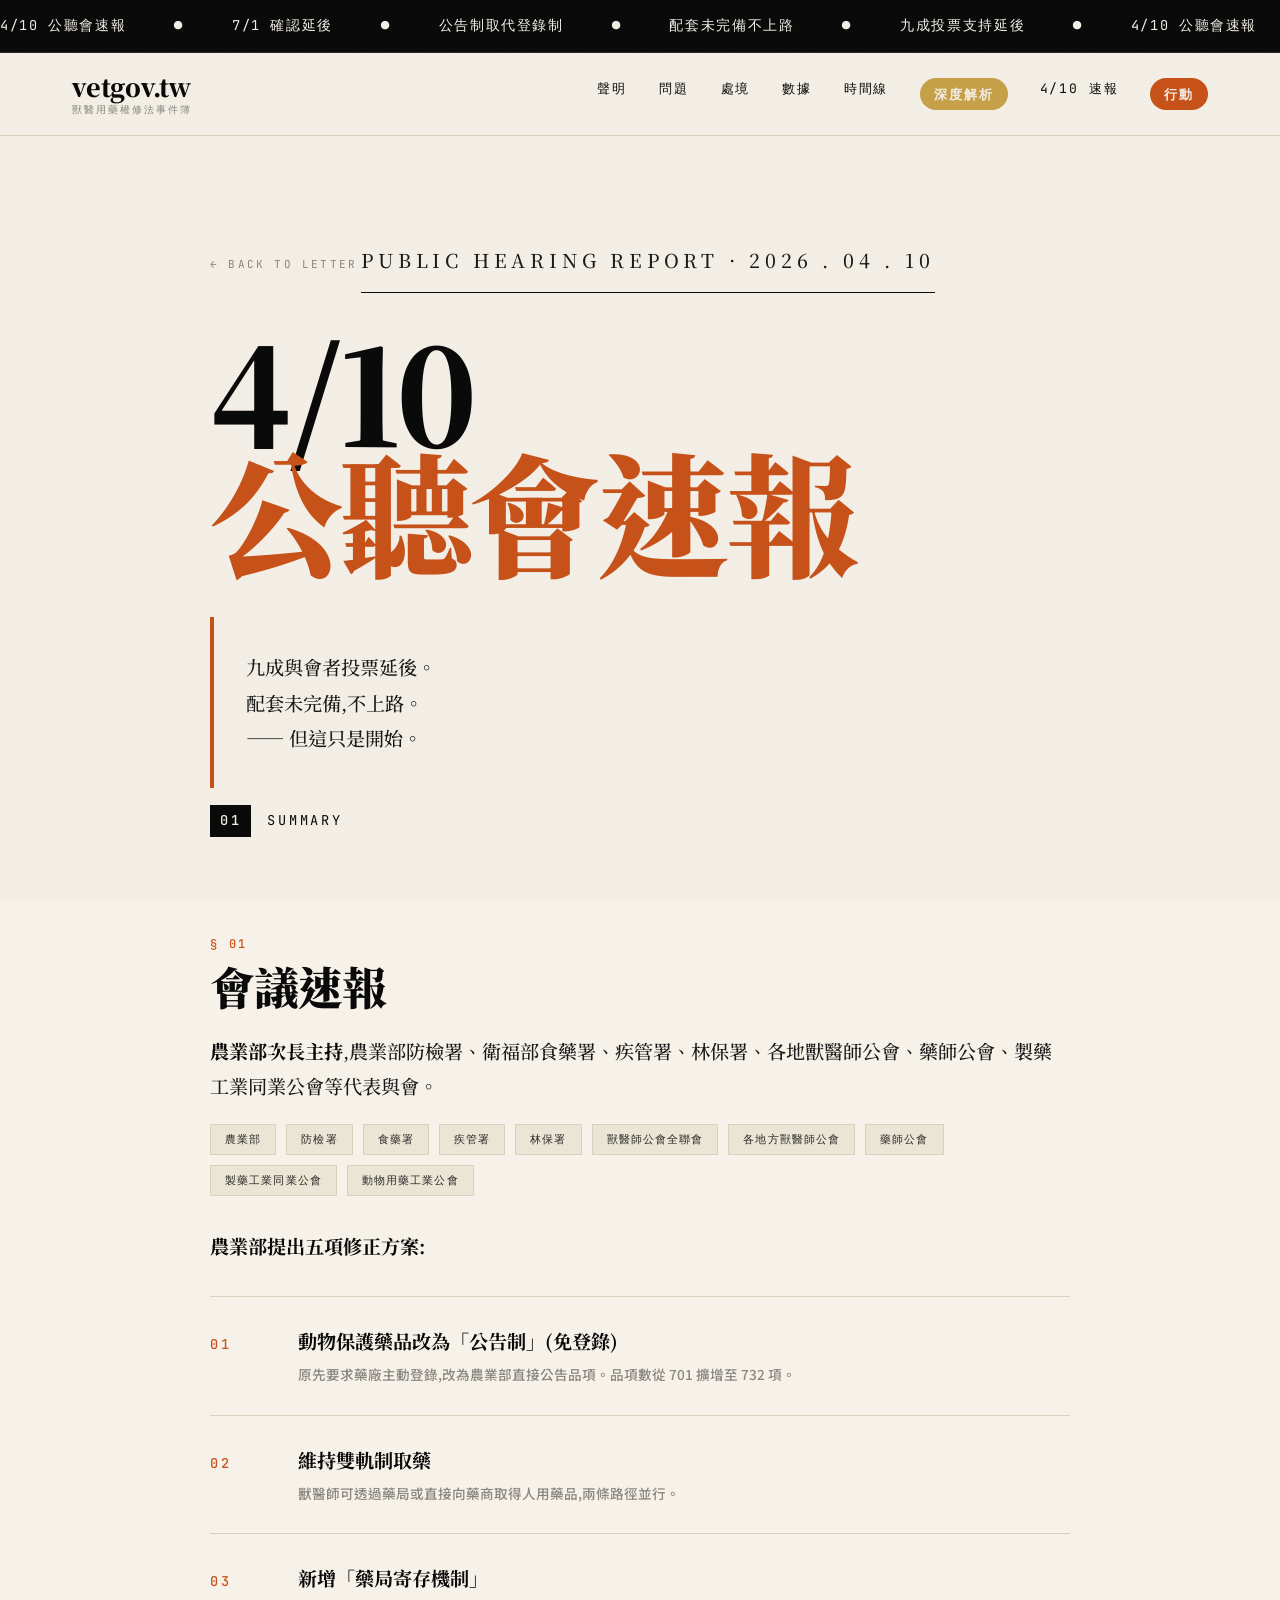
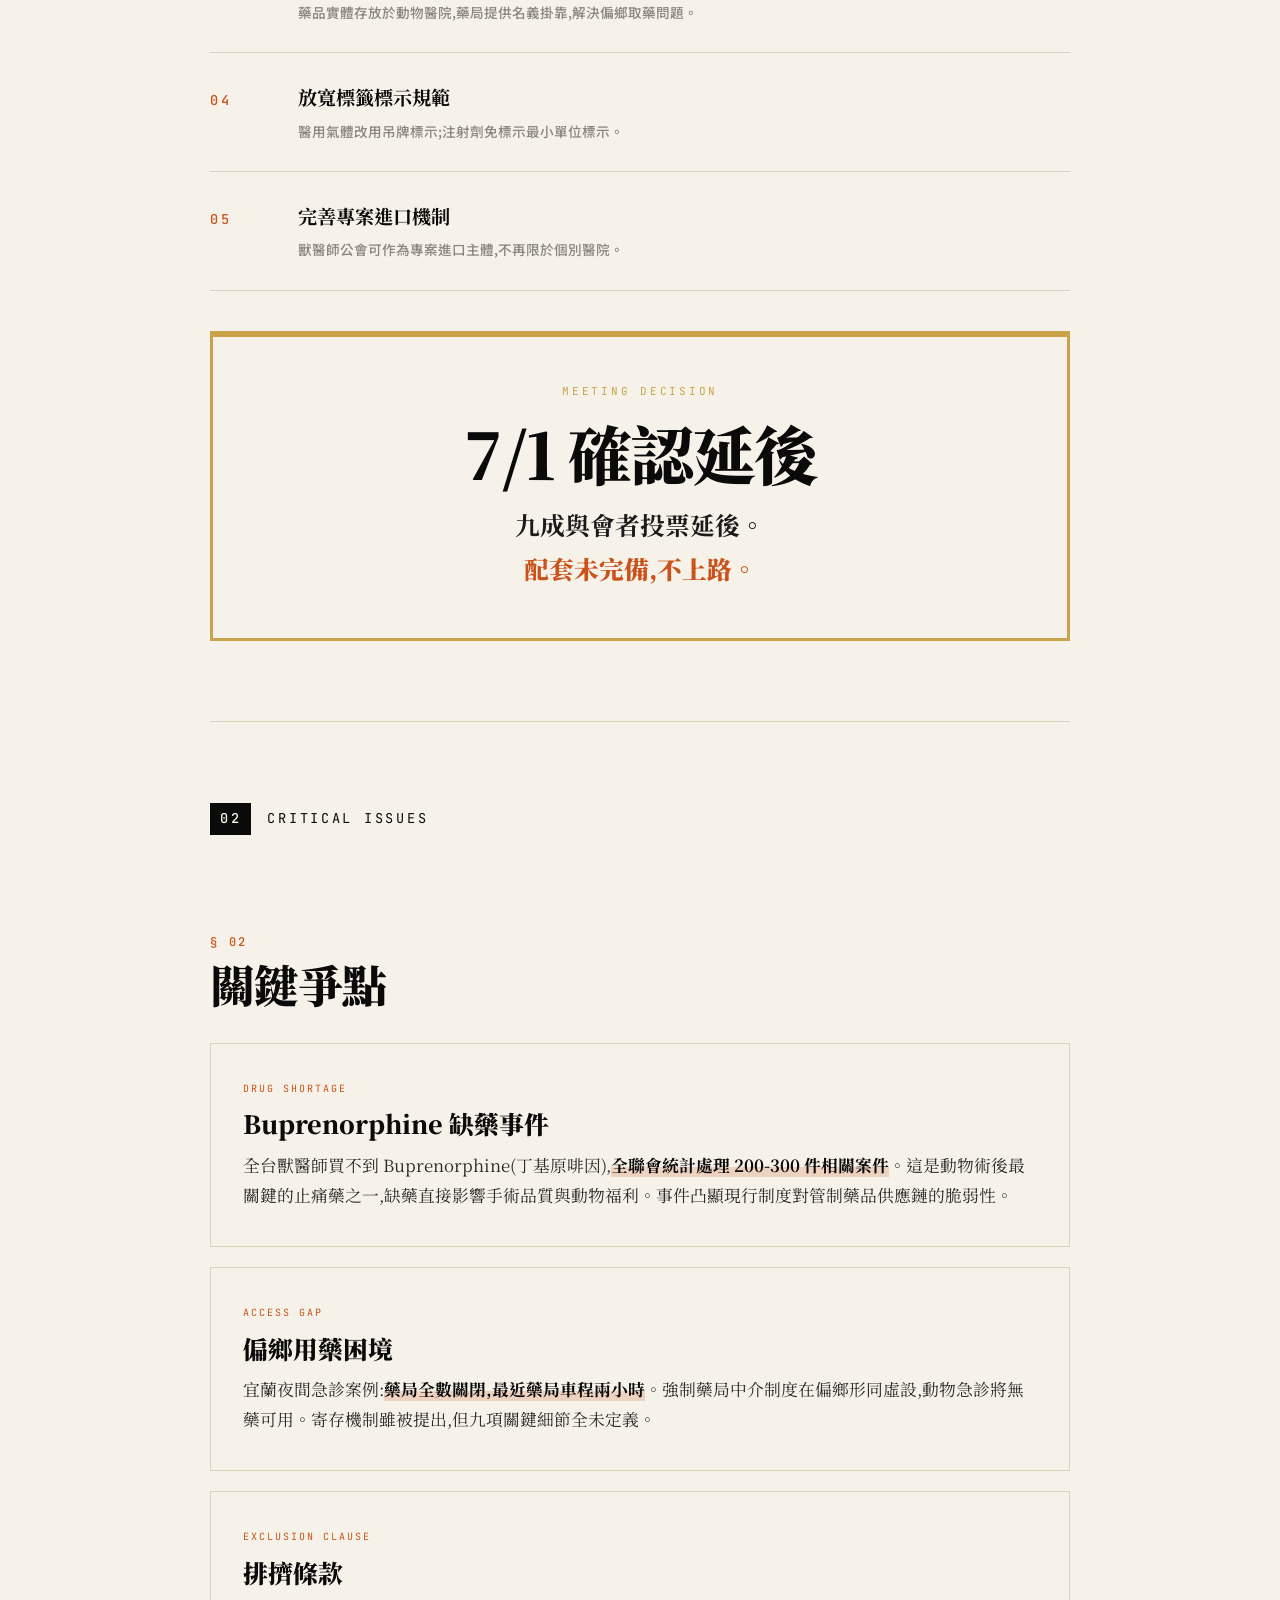
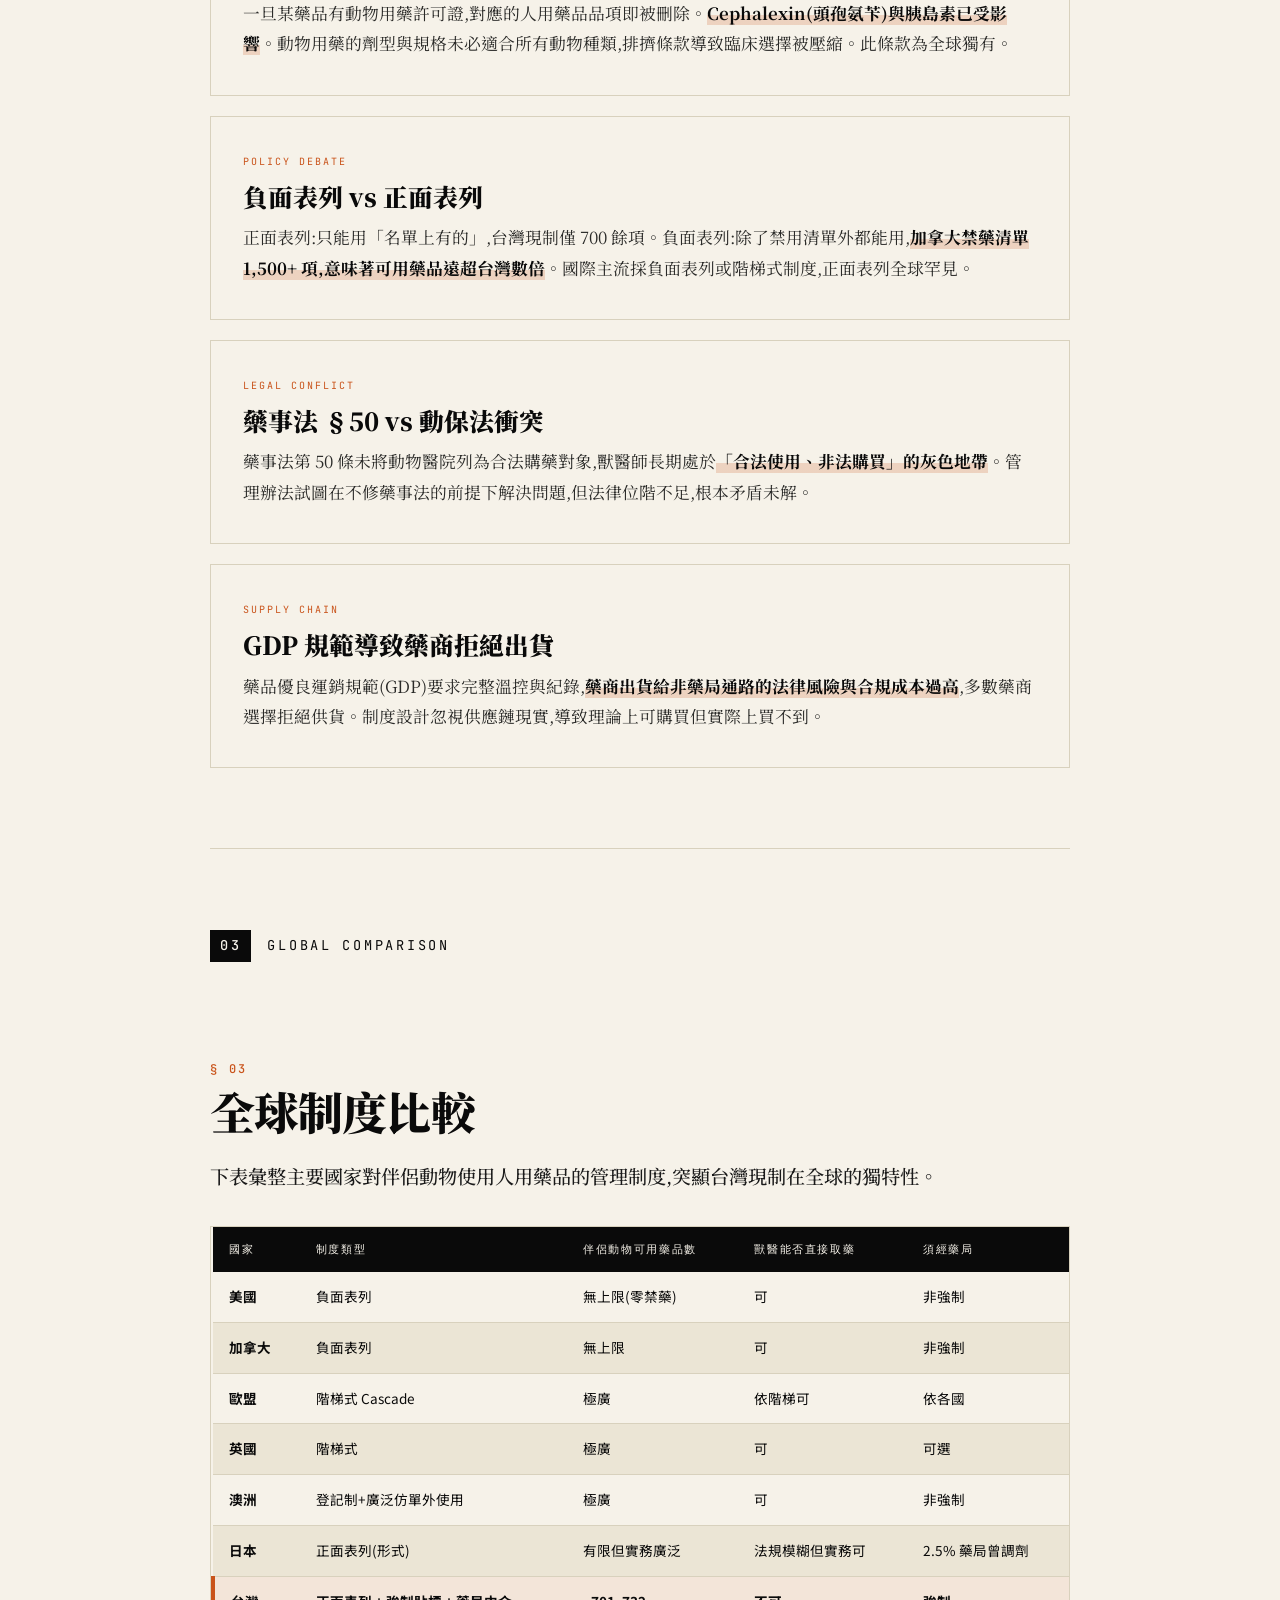
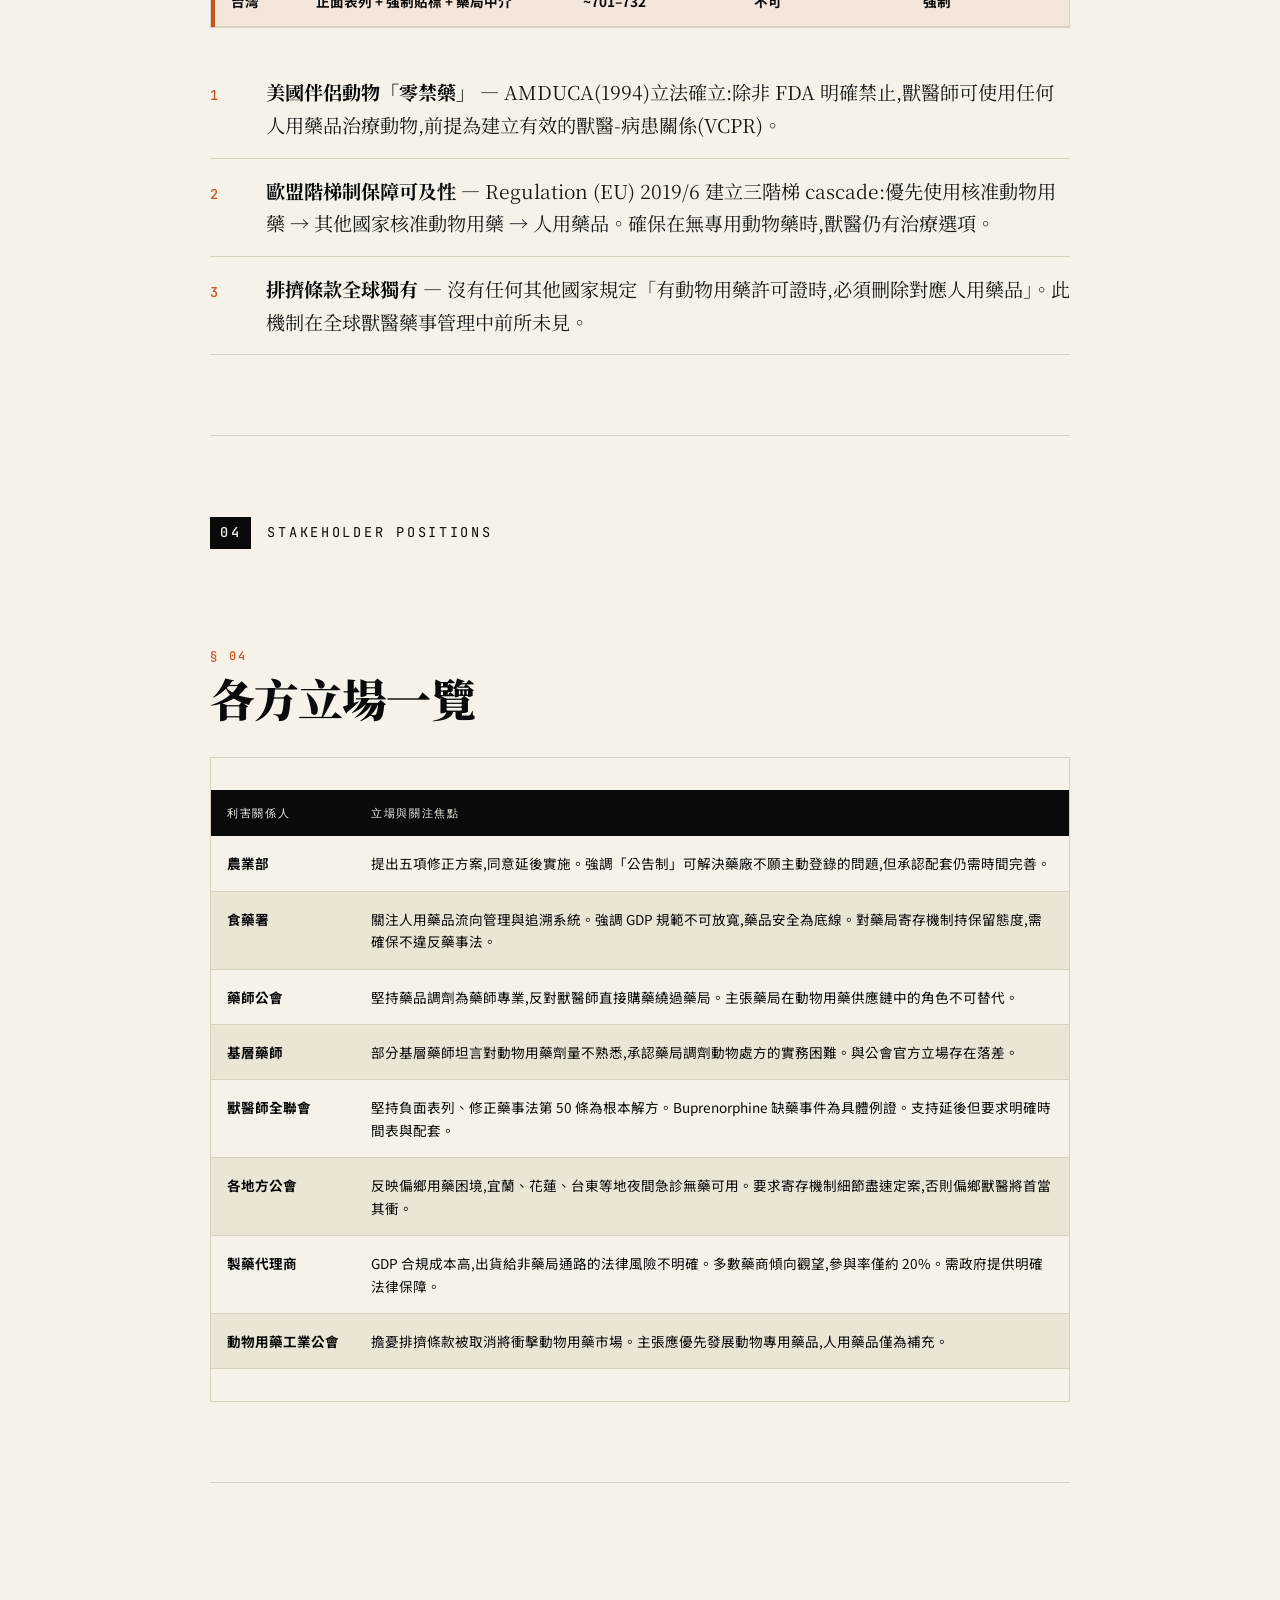
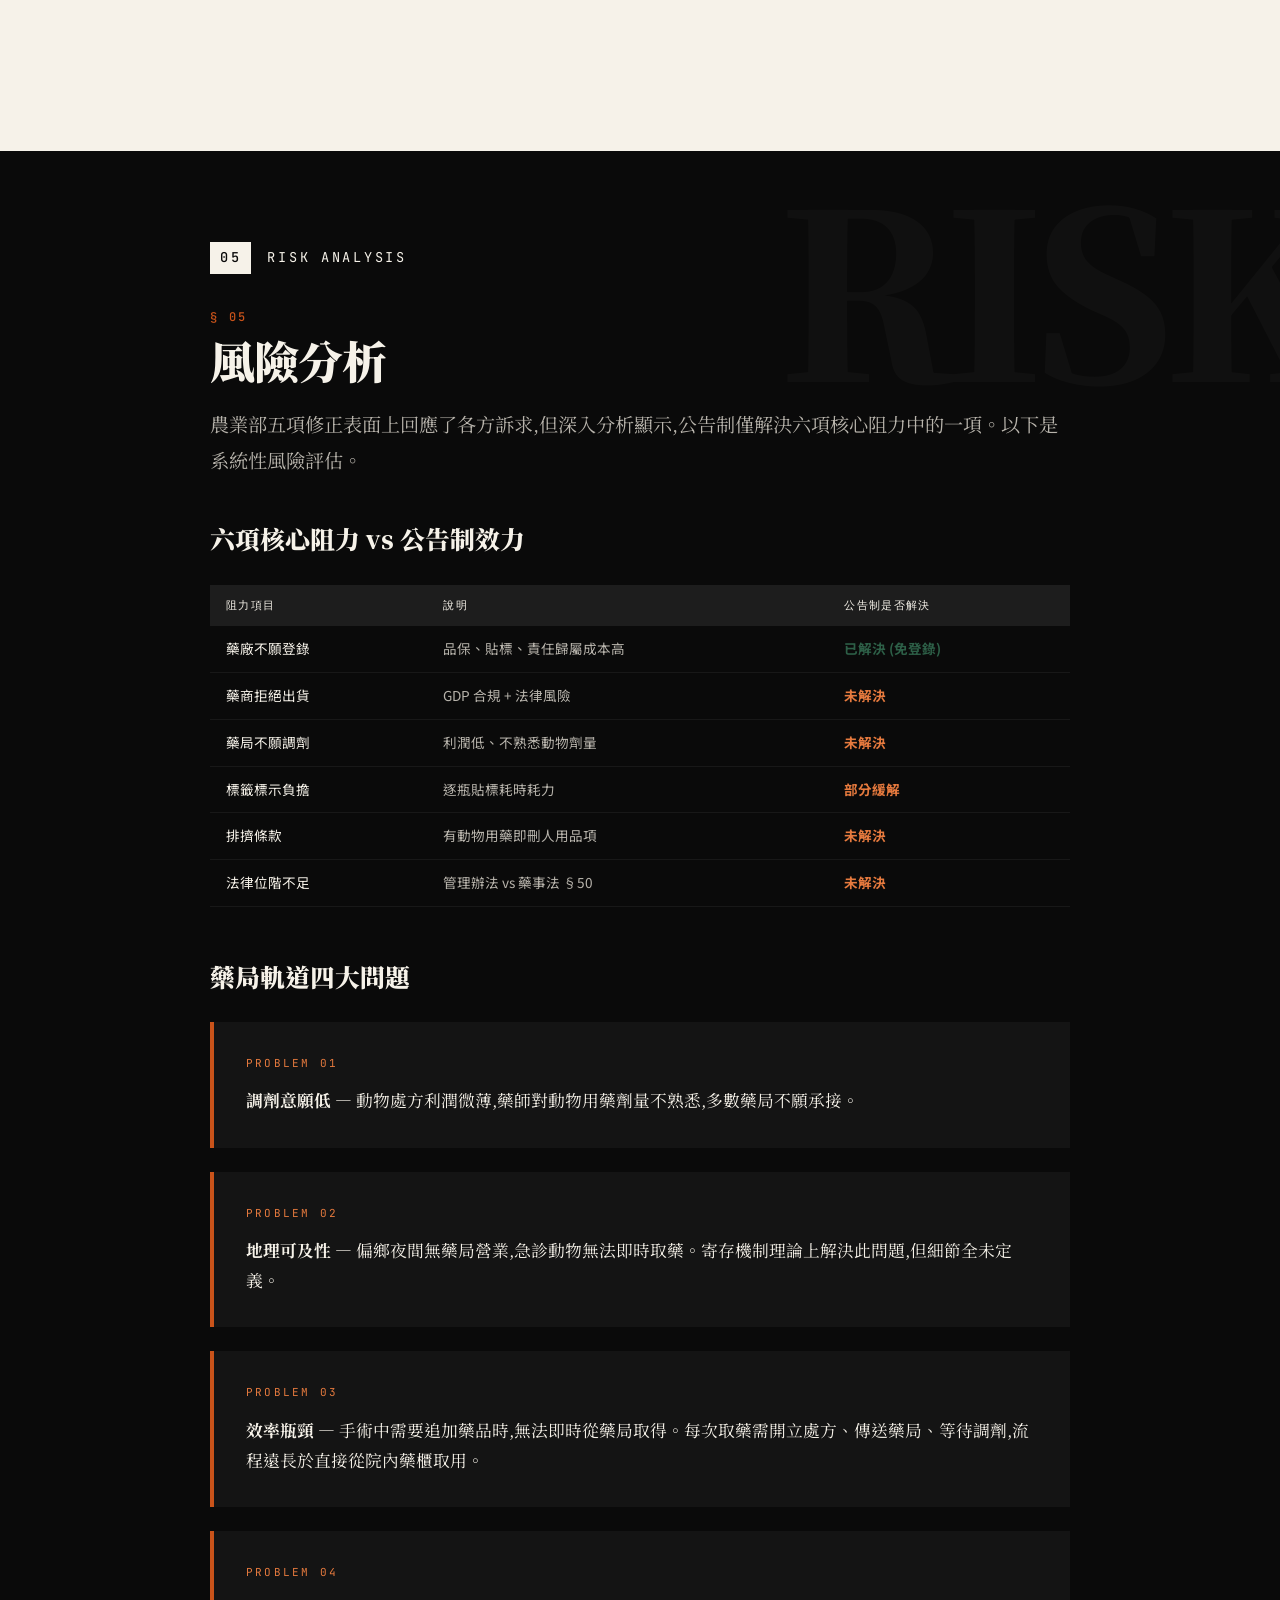
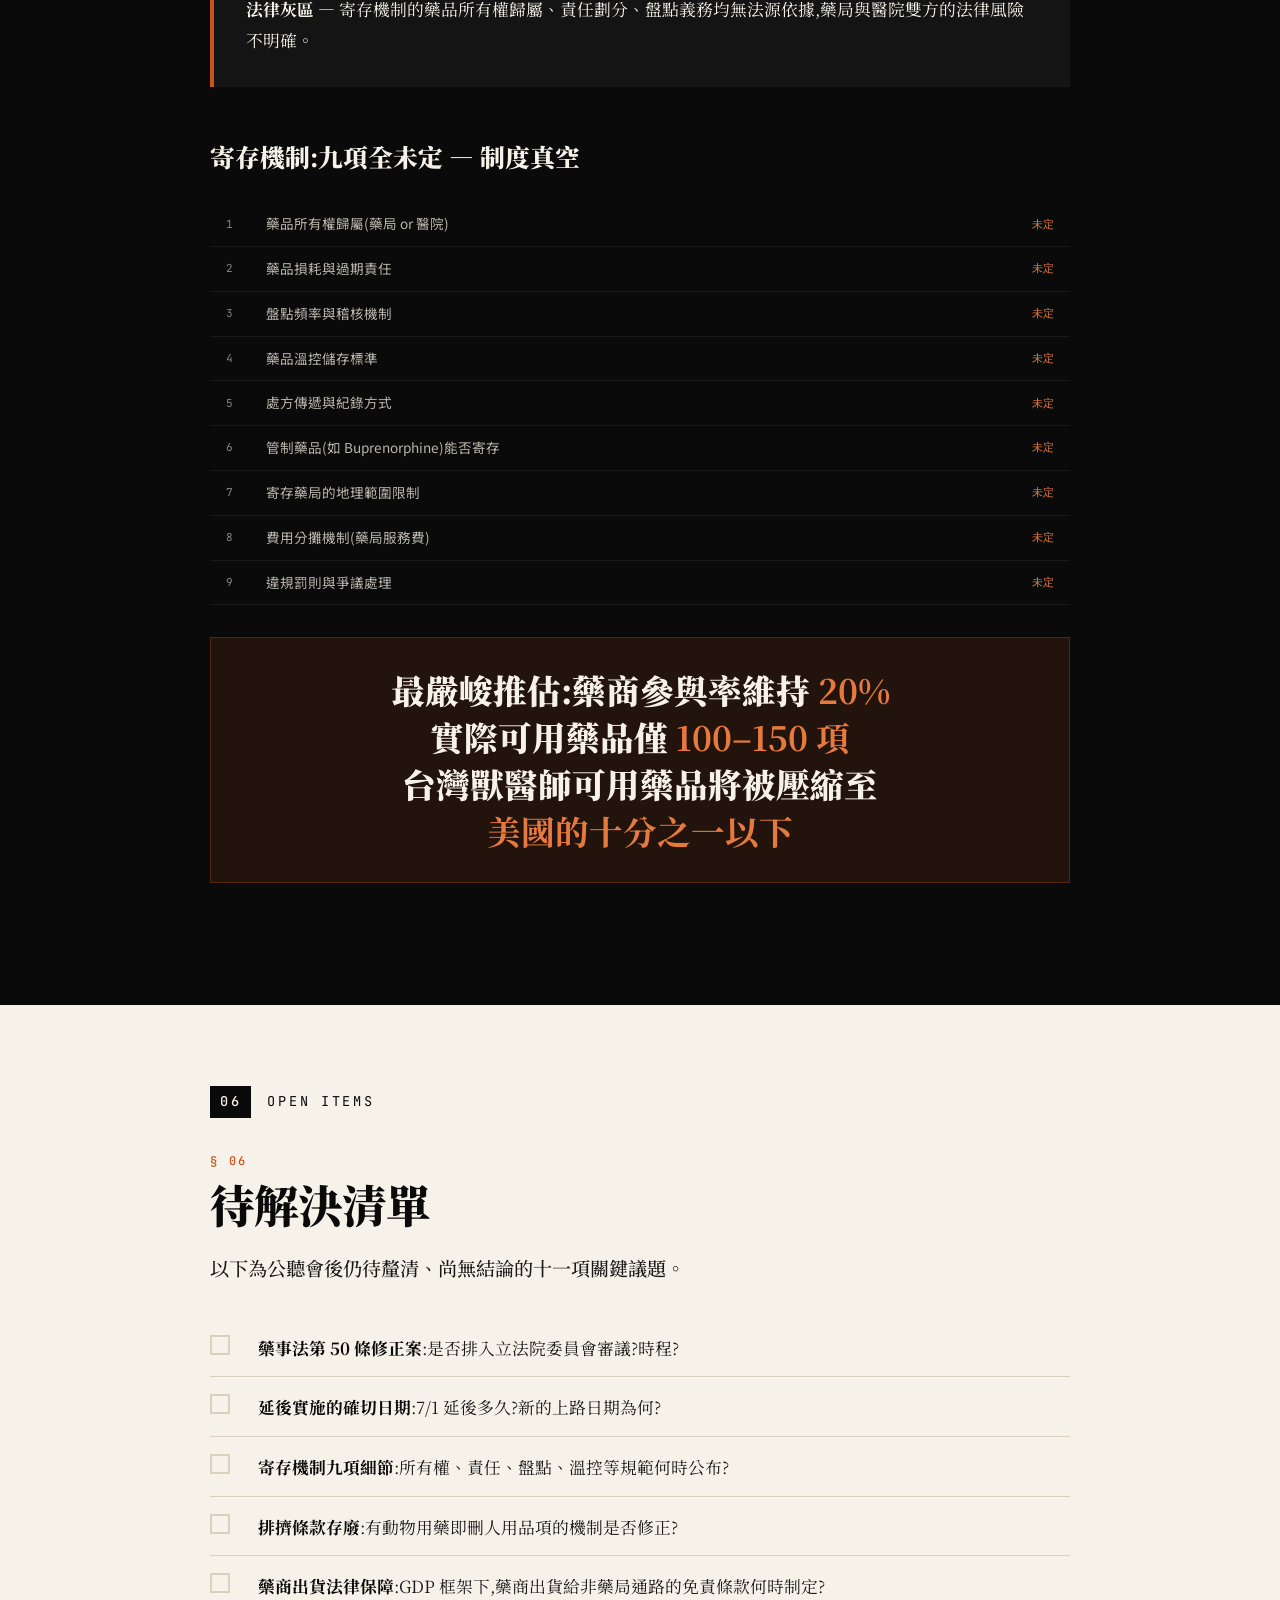
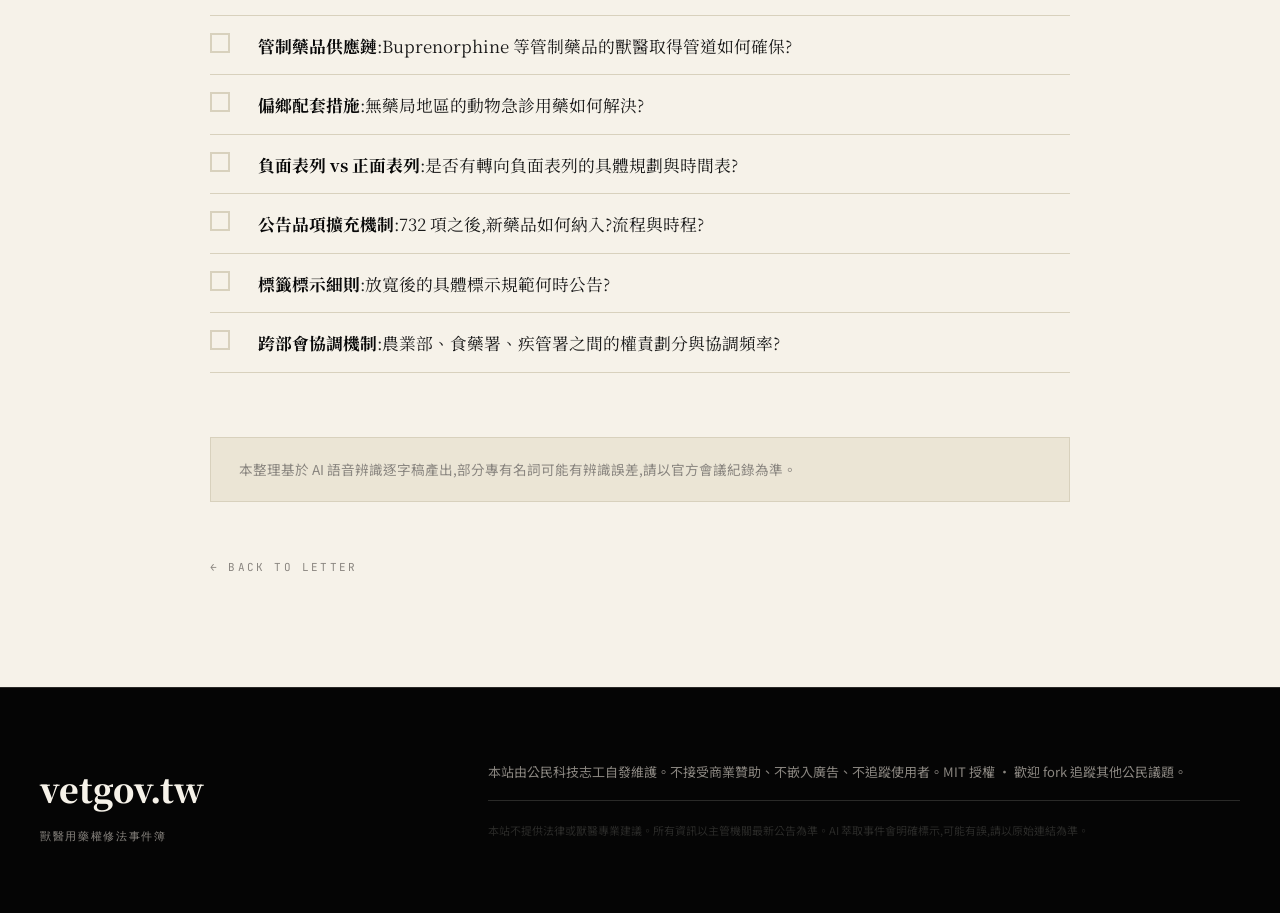
<file: site/hearing-0410.html>
<!DOCTYPE html>
<html lang="zh-Hant">
<head>
<meta charset="UTF-8">
<meta name="viewport" content="width=device-width, initial-scale=1.0">
<title>4/10 公聽會速報 · vetgov.tw</title>
<meta name="description" content="2026 年 4 月 10 日公聽會速報:九成與會者投票延後,農業部提出五項修正,7/1 確認延後,配套未完備不上路。全球制度比較、關鍵爭點、風險分析完整彙整。">
<meta property="og:title" content="4/10 公聽會速報 · vetgov.tw">
<meta property="og:description" content="九成與會者投票延後。配套未完備,不上路。農業部五項修正、全球制度比較、風險分析完整彙整。">
<meta property="og:type" content="article">
<meta property="og:url" content="https://vetgov.tw/hearing-0410">
<meta property="og:site_name" content="獸醫用藥權修法事件簿 · vetgov.tw">
<meta property="og:image" content="https://vetgov.tw/og-image.svg">
<meta property="og:image:width" content="1200">
<meta property="og:image:height" content="630">
<meta name="twitter:card" content="summary_large_image">
<meta name="twitter:image" content="https://vetgov.tw/og-image.svg">
<meta name="theme-color" content="#0a0a0a">
<link rel="canonical" href="https://vetgov.tw/hearing-0410">
<link rel="icon" type="image/svg+xml" href="favicon.svg">

<link rel="preconnect" href="https://fonts.googleapis.com">
<link rel="preconnect" href="https://fonts.gstatic.com" crossorigin>
<link href="https://fonts.googleapis.com/css2?family=Noto+Serif+TC:wght@500;700;900&family=Noto+Sans+TC:wght@400;500;700;900&family=JetBrains+Mono:wght@400;500&display=swap" rel="stylesheet">

<link rel="stylesheet" href="style.css">
<style>
/* ─── Hearing page: reuse about.html patterns ─────────── */
.hearing {
  background: var(--paper);
  padding: clamp(60px, 10vh, 120px) 32px clamp(80px, 12vh, 140px);
}
.hearing__inner {
  max-width: var(--container-tight);
  margin: 0 auto;
}
.hearing__back {
  font-family: var(--mono);
  font-size: 11px;
  text-transform: uppercase;
  letter-spacing: 0.2em;
  color: var(--mist);
  display: inline-flex;
  align-items: center;
  gap: 10px;
  margin-bottom: 56px;
  transition: color 0.2s;
}
.hearing__back:hover { color: var(--blood); }
.hearing__kicker {
  font-family: var(--mono);
  font-size: 12px;
  text-transform: uppercase;
  letter-spacing: 0.25em;
  color: var(--blood);
  margin-bottom: 24px;
  padding-bottom: 14px;
  border-bottom: 1px solid var(--ink);
  display: inline-block;
}
.hearing__title {
  font-family: var(--serif);
  font-size: var(--step-7);
  line-height: 0.9;
  color: var(--ink);
  margin-bottom: 48px;
  letter-spacing: -0.03em;
}
.hearing__lead {
  font-family: var(--serif);
  font-size: var(--step-3);
  line-height: 1.55;
  color: var(--ink);
  font-weight: 700;
  padding: 32px 0 32px 32px;
  border-left: 4px solid var(--blood);
  margin-bottom: 64px;
}

/* ─── Section headings ────────────────────────────────── */
.hearing__h2 {
  font-family: var(--serif);
  font-size: var(--step-4);
  line-height: 1.2;
  color: var(--ink);
  margin: 64px 0 20px;
  letter-spacing: -0.02em;
  font-weight: 900;
}
.hearing__h2 .num {
  font-family: var(--mono);
  font-size: 12px;
  letter-spacing: 0.2em;
  color: var(--blood);
  display: block;
  font-weight: 500;
  margin-bottom: 8px;
}
.hearing p, .hearing li {
  font-family: var(--serif);
  font-size: var(--step-1);
  line-height: 1.85;
  color: var(--ink-soft);
  font-weight: 500;
}
.hearing p { margin: 16px 0; }
.hearing strong { color: var(--ink); font-weight: 700; }

/* ─── Divider ─────────────────────────────────────────── */
.hearing__divider {
  margin: 80px 0;
  border: 0;
  border-top: 1px solid var(--paper-dark);
  text-align: center;
  position: relative;
}
.hearing__divider::after {
  content: "\2726";
  position: absolute;
  top: -12px;
  left: 50%;
  transform: translateX(-50%);
  background: var(--paper);
  padding: 0 16px;
  color: var(--blood);
  font-size: 14px;
}

/* ─── Decision card ───────────────────────────────────── */
.decision-card {
  background: var(--paper);
  border: 3px solid var(--gold);
  padding: 48px 40px;
  margin: 40px 0;
  position: relative;
  text-align: center;
}
.decision-card::before {
  content: "";
  position: absolute;
  top: -3px;
  left: -3px;
  right: -3px;
  height: 6px;
  background: var(--gold);
}
.decision-card__label {
  font-family: var(--mono);
  font-size: 11px;
  text-transform: uppercase;
  letter-spacing: 0.25em;
  color: var(--gold);
  margin-bottom: 16px;
}
.decision-card__verdict {
  font-family: var(--serif);
  font-size: var(--step-5);
  font-weight: 900;
  line-height: 1.1;
  color: var(--ink);
  margin-bottom: 16px;
  letter-spacing: -0.03em;
}
.decision-card__sub {
  font-family: var(--serif);
  font-size: var(--step-2);
  color: var(--ink-soft);
  font-weight: 700;
}
.decision-card__sub em {
  color: var(--blood);
  font-style: normal;
  font-weight: 900;
}

/* ─── Correction cards ────────────────────────────────── */
.corrections {
  counter-reset: correction;
  margin: 32px 0;
}
.correction {
  counter-increment: correction;
  display: grid;
  grid-template-columns: 64px 1fr;
  gap: 24px;
  padding: 28px 0;
  border-top: 1px solid var(--paper-dark);
  align-items: baseline;
}
.correction:last-child {
  border-bottom: 1px solid var(--paper-dark);
}
.correction__num {
  font-family: var(--mono);
  font-size: var(--step--1);
  letter-spacing: 0.2em;
  color: var(--blood);
  font-weight: 500;
}
.correction__body {
  font-family: var(--serif);
  font-size: var(--step-1);
  line-height: 1.7;
  color: var(--ink-soft);
  font-weight: 500;
}
.correction__body strong {
  color: var(--ink);
  font-weight: 700;
}
.correction__detail {
  font-family: var(--sans);
  font-size: var(--step--1);
  color: var(--mist);
  margin-top: 6px;
  display: block;
}

/* ─── Participants tag bar ────────────────────────────── */
.participants {
  display: flex;
  flex-wrap: wrap;
  gap: 10px;
  margin: 20px 0 32px;
}
.participant-tag {
  display: inline-block;
  padding: 5px 14px;
  font-family: var(--mono);
  font-size: 11px;
  letter-spacing: 0.1em;
  border: 1px solid var(--paper-dark);
  background: var(--paper-soft);
  color: var(--ink-mid);
}

/* ─── Issue cards (Section B) ─────────────────────────── */
.issues {
  margin: 32px 0;
}
.issue-card {
  background: var(--paper);
  border: 1px solid var(--paper-dark);
  padding: 36px 32px;
  margin: 20px 0;
  position: relative;
  transition: all 0.3s cubic-bezier(0.2, 0.8, 0.2, 1);
}
.issue-card:hover {
  transform: translate(-3px, -3px);
  box-shadow: 8px 8px 0 var(--ink);
  border-color: var(--ink);
}
.issue-card__tag {
  font-family: var(--mono);
  font-size: 10px;
  text-transform: uppercase;
  letter-spacing: 0.2em;
  color: var(--blood);
  margin-bottom: 10px;
}
.issue-card__title {
  font-family: var(--serif);
  font-size: var(--step-2);
  font-weight: 900;
  color: var(--ink);
  margin-bottom: 10px;
  line-height: 1.3;
}
.issue-card__body {
  font-family: var(--serif);
  font-size: var(--step-0);
  line-height: 1.8;
  color: var(--ink-mid);
}
.issue-card__body strong {
  color: var(--ink);
  background: linear-gradient(180deg, transparent 60%, rgba(201, 83, 26, 0.2) 60%);
}

/* ─── Comparison table (Section C) ────────────────────── */
.table-wrap {
  overflow-x: auto;
  -webkit-overflow-scrolling: touch;
  margin: 32px 0;
  border: 1px solid var(--paper-dark);
}
.hearing-table {
  width: 100%;
  border-collapse: collapse;
  font-family: var(--sans);
  font-size: var(--step--1);
  line-height: 1.6;
  min-width: 720px;
}
.hearing-table thead {
  background: var(--ink);
  color: var(--paper);
}
.hearing-table th {
  padding: 14px 16px;
  text-align: left;
  font-family: var(--mono);
  font-size: 11px;
  letter-spacing: 0.15em;
  text-transform: uppercase;
  font-weight: 500;
  white-space: nowrap;
}
.hearing-table td {
  padding: 14px 16px;
  border-bottom: 1px solid var(--paper-dark);
  vertical-align: top;
}
.hearing-table tbody tr:nth-child(even) {
  background: var(--paper-soft);
}
.hearing-table tbody tr:hover {
  background: rgba(201, 163, 74, 0.1);
}
.hearing-table .row--highlight {
  background: rgba(201, 83, 26, 0.08) !important;
  border-left: 4px solid var(--blood);
  font-weight: 700;
}
.hearing-table .row--highlight td {
  color: var(--ink);
}

/* ─── Takeaway list ───────────────────────────────────── */
.takeaways {
  margin: 32px 0;
  counter-reset: takeaway;
}
.takeaway {
  counter-increment: takeaway;
  display: grid;
  grid-template-columns: 40px 1fr;
  gap: 16px;
  padding: 16px 0;
  border-bottom: 1px solid var(--paper-dark);
  align-items: baseline;
}
.takeaway__num::before {
  content: counter(takeaway);
  font-family: var(--mono);
  font-size: var(--step--1);
  color: var(--blood);
  font-weight: 500;
}
.takeaway__text {
  font-family: var(--serif);
  font-size: var(--step-1);
  line-height: 1.7;
  color: var(--ink-soft);
}
.takeaway__text strong {
  color: var(--ink);
}

/* ─── Stakeholder table (Section D) ───────────────────── */
.stakeholder-table {
  width: 100%;
  border-collapse: collapse;
  font-family: var(--sans);
  font-size: var(--step--1);
  line-height: 1.65;
  margin: 32px 0;
}
.stakeholder-table th {
  background: var(--ink);
  color: var(--paper);
  padding: 14px 16px;
  text-align: left;
  font-family: var(--mono);
  font-size: 11px;
  letter-spacing: 0.15em;
  text-transform: uppercase;
  font-weight: 500;
}
.stakeholder-table td {
  padding: 16px;
  border-bottom: 1px solid var(--paper-dark);
  vertical-align: top;
}
.stakeholder-table tr:nth-child(even) {
  background: var(--paper-soft);
}
.stakeholder-table .stake-name {
  font-family: var(--sans);
  font-weight: 700;
  color: var(--ink);
  white-space: nowrap;
  min-width: 140px;
}

/* ─── Risk section (Section E) ────────────────────────── */
.risk-section {
  background: var(--ink);
  color: var(--paper);
  padding: clamp(60px, 10vh, 120px) 32px;
  margin: 80px -32px;
  position: relative;
}
.risk-section::before {
  content: "RISK";
  position: absolute;
  top: 40px;
  right: -20px;
  font-family: var(--serif);
  font-size: clamp(8rem, 18vw, 16rem);
  font-weight: 900;
  color: var(--paper);
  opacity: 0.025;
  letter-spacing: -0.05em;
  line-height: 0.8;
  pointer-events: none;
}
.risk-section .section-label__num {
  background: var(--paper);
  color: var(--ink);
}
.risk-section .section-label {
  color: var(--paper);
}
.risk-section .hearing__h2 {
  color: var(--paper);
  margin-top: 0;
}
.risk-inner {
  max-width: var(--container-tight);
  margin: 0 auto;
}

/* Risk mini tables */
.risk-table {
  width: 100%;
  border-collapse: collapse;
  font-family: var(--sans);
  font-size: var(--step--1);
  line-height: 1.6;
  margin: 24px 0;
}
.risk-table th {
  background: rgba(255,255,255,0.08);
  color: var(--paper);
  padding: 12px 16px;
  text-align: left;
  font-family: var(--mono);
  font-size: 11px;
  letter-spacing: 0.12em;
  text-transform: uppercase;
  font-weight: 500;
}
.risk-table td {
  padding: 12px 16px;
  border-bottom: 1px solid rgba(255,255,255,0.06);
  color: var(--mist-soft);
  vertical-align: top;
}
.risk-table .status-resolved {
  color: var(--moss-light, #2d5f47);
  font-weight: 700;
}
.risk-table .status-unresolved {
  color: var(--blood-soft);
  font-weight: 700;
}

.risk-card {
  background: rgba(255,255,255,0.04);
  border-left: 4px solid var(--blood);
  padding: 32px;
  margin: 24px 0;
}
.risk-card__label {
  font-family: var(--mono);
  font-size: 11px;
  text-transform: uppercase;
  letter-spacing: 0.2em;
  color: var(--blood-soft);
  margin-bottom: 12px;
}
.risk-card__stat {
  font-family: var(--serif);
  font-size: var(--step-4);
  font-weight: 900;
  color: var(--paper);
  line-height: 1.1;
  margin-bottom: 12px;
}
.risk-card__body {
  font-family: var(--serif);
  font-size: var(--step-0);
  line-height: 1.8;
  color: var(--mist-soft);
}

.risk-highlight {
  background: rgba(201, 83, 26, 0.12);
  border: 1px solid rgba(201, 83, 26, 0.3);
  padding: 28px 32px;
  margin: 32px 0;
  text-align: center;
}
.risk-highlight__text {
  font-family: var(--serif);
  font-size: var(--step-3);
  font-weight: 900;
  color: var(--paper);
  line-height: 1.4;
}
.risk-highlight__text em {
  color: var(--blood-soft);
  font-style: normal;
}

/* Vacuum table */
.vacuum-table {
  width: 100%;
  border-collapse: collapse;
  font-family: var(--sans);
  font-size: var(--step--1);
  margin: 24px 0;
}
.vacuum-table td {
  padding: 10px 16px;
  border-bottom: 1px solid rgba(255,255,255,0.06);
  color: var(--mist-soft);
}
.vacuum-table td:first-child {
  font-family: var(--mono);
  font-size: 11px;
  color: var(--mist);
  letter-spacing: 0.1em;
  width: 32px;
  text-align: center;
}
.vacuum-table td:last-child {
  font-family: var(--mono);
  font-size: 11px;
  color: var(--blood-soft);
  text-align: right;
  white-space: nowrap;
}

/* ─── Checklist (Section F) ───────────────────────────── */
.checklist {
  margin: 32px 0;
  counter-reset: checklist;
}
.check-item {
  counter-increment: checklist;
  display: grid;
  grid-template-columns: 32px 1fr;
  gap: 16px;
  padding: 14px 0;
  border-bottom: 1px solid var(--paper-dark);
  align-items: baseline;
}
.check-item__box {
  width: 20px;
  height: 20px;
  border: 2px solid var(--paper-dark);
  background: var(--paper);
  margin-top: 3px;
}
.check-item__text {
  font-family: var(--serif);
  font-size: var(--step-0);
  line-height: 1.7;
  color: var(--ink-soft);
}
.check-item__text strong {
  color: var(--ink);
}

/* ─── Disclaimer bar ──────────────────────────────────── */
.disclaimer-bar {
  background: var(--paper-soft);
  border: 1px solid var(--paper-dark);
  padding: 20px 28px;
  margin: 64px 0 0;
  font-family: var(--sans);
  font-size: var(--step--1);
  line-height: 1.7;
  color: var(--mist);
}

/* ─── Hearing-specific responsive ─────────────────────── */
@media (max-width: 720px) {
  .hearing { padding: 48px 20px 60px; }
  .hearing__lead { padding-left: 20px; font-size: var(--step-2); }
  .correction { grid-template-columns: 48px 1fr; gap: 16px; }
  .risk-section { margin: 60px -20px; padding: 48px 20px; }
  .decision-card { padding: 32px 24px; }
  .decision-card__verdict { font-size: var(--step-4); }
  .issue-card { padding: 28px 24px; }
  .stakeholder-table { font-size: 12px; }
  .stakeholder-table .stake-name { min-width: auto; }
}
</style>
</head>
<body>

<!-- =====================================================
     MARQUEE
     ===================================================== -->
<div class="marquee" aria-hidden="true">
  <div class="marquee__track">
    <span>4/10 公聽會速報</span>
    <span aria-hidden="true">●</span>
    <span>7/1 確認延後</span>
    <span aria-hidden="true">●</span>
    <span>公告制取代登錄制</span>
    <span aria-hidden="true">●</span>
    <span>配套未完備不上路</span>
    <span aria-hidden="true">●</span>
    <span>九成投票支持延後</span>
    <span aria-hidden="true">●</span>
    <span>4/10 公聽會速報</span>
    <span aria-hidden="true">●</span>
    <span>7/1 確認延後</span>
    <span aria-hidden="true">●</span>
    <span>公告制取代登錄制</span>
    <span aria-hidden="true">●</span>
    <span>配套未完備不上路</span>
    <span aria-hidden="true">●</span>
    <span>九成投票支持延後</span>
    <span aria-hidden="true">●</span>
  </div>
</div>

<!-- =====================================================
     NAV
     ===================================================== -->
<header class="nav">
  <div class="nav__inner">
    <a href="index.html" class="nav__brand">
      <span class="nav__mark">vetgov.tw</span>
      <span class="nav__sub">獸醫用藥權修法事件簿</span>
    </a>
    <nav class="nav__links">
      <a href="index.html#manifesto">聲明</a>
      <a href="index.html#demands">問題</a>
      <a href="index.html#voices">處境</a>
      <a href="data-chart.html" target="_blank" rel="noopener">數據</a>
      <a href="index.html#timeline">時間線</a>
      <a href="analysis.html" class="nav__cta nav__cta--gold">深度解析</a>
      <a href="hearing-0410.html">4/10 速報</a>
      <a href="index.html#act" class="nav__cta">行動</a>
    </nav>
  </div>
</header>

<!-- =====================================================
     HERO HEADER
     ===================================================== -->
<section class="hearing">
  <div class="hearing__inner">

    <a href="index.html" class="hearing__back">&larr; Back to Letter</a>

    <p class="hearing__kicker">Public Hearing Report &middot; 2026 . 04 . 10</p>

    <h1 class="hearing__title">
      4/10<br>
      <span class="accent-underline">公聽會速報</span>
    </h1>

    <p class="hearing__lead">
      九成與會者投票延後。<br>
      配套未完備,不上路。<br>
      &mdash;&mdash; 但這只是開始。
    </p>

    <!-- =================================================
         SECTION A: 會議速報
         ================================================= -->
    <div class="section-label">
      <span class="section-label__num">01</span>
      <span class="section-label__text">Summary</span>
    </div>

    <h2 class="hearing__h2"><span class="num">&sect; 01</span>會議速報</h2>

    <p><strong>農業部次長主持</strong>,農業部防檢署、衛福部食藥署、疾管署、林保署、各地獸醫師公會、藥師公會、製藥工業同業公會等代表與會。</p>

    <div class="participants">
      <span class="participant-tag">農業部</span>
      <span class="participant-tag">防檢署</span>
      <span class="participant-tag">食藥署</span>
      <span class="participant-tag">疾管署</span>
      <span class="participant-tag">林保署</span>
      <span class="participant-tag">獸醫師公會全聯會</span>
      <span class="participant-tag">各地方獸醫師公會</span>
      <span class="participant-tag">藥師公會</span>
      <span class="participant-tag">製藥工業同業公會</span>
      <span class="participant-tag">動物用藥工業公會</span>
    </div>

    <p style="margin-bottom: 32px;"><strong>農業部提出五項修正方案:</strong></p>

    <div class="corrections">
      <div class="correction">
        <span class="correction__num">01</span>
        <div class="correction__body">
          <strong>動物保護藥品改為「公告制」(免登錄)</strong>
          <span class="correction__detail">原先要求藥廠主動登錄,改為農業部直接公告品項。品項數從 701 擴增至 732 項。</span>
        </div>
      </div>
      <div class="correction">
        <span class="correction__num">02</span>
        <div class="correction__body">
          <strong>維持雙軌制取藥</strong>
          <span class="correction__detail">獸醫師可透過藥局或直接向藥商取得人用藥品,兩條路徑並行。</span>
        </div>
      </div>
      <div class="correction">
        <span class="correction__num">03</span>
        <div class="correction__body">
          <strong>新增「藥局寄存機制」</strong>
          <span class="correction__detail">藥品實體存放於動物醫院,藥局提供名義掛靠,解決偏鄉取藥問題。</span>
        </div>
      </div>
      <div class="correction">
        <span class="correction__num">04</span>
        <div class="correction__body">
          <strong>放寬標籤標示規範</strong>
          <span class="correction__detail">醫用氣體改用吊牌標示;注射劑免標示最小單位標示。</span>
        </div>
      </div>
      <div class="correction">
        <span class="correction__num">05</span>
        <div class="correction__body">
          <strong>完善專案進口機制</strong>
          <span class="correction__detail">獸醫師公會可作為專案進口主體,不再限於個別醫院。</span>
        </div>
      </div>
    </div>

    <div class="decision-card">
      <div class="decision-card__label">Meeting Decision</div>
      <div class="decision-card__verdict">7/1 確認延後</div>
      <div class="decision-card__sub">
        九成與會者投票延後。<br>
        <em>配套未完備,不上路。</em>
      </div>
    </div>

    <hr class="hearing__divider">

    <!-- =================================================
         SECTION B: 關鍵爭點
         ================================================= -->
    <div class="section-label">
      <span class="section-label__num">02</span>
      <span class="section-label__text">Critical Issues</span>
    </div>

    <h2 class="hearing__h2"><span class="num">&sect; 02</span>關鍵爭點</h2>

    <div class="issues">

      <div class="issue-card">
        <div class="issue-card__tag">Drug Shortage</div>
        <div class="issue-card__title">Buprenorphine 缺藥事件</div>
        <div class="issue-card__body">全台獸醫師買不到 Buprenorphine(丁基原啡因),<strong>全聯會統計處理 200-300 件相關案件</strong>。這是動物術後最關鍵的止痛藥之一,缺藥直接影響手術品質與動物福利。事件凸顯現行制度對管制藥品供應鏈的脆弱性。</div>
      </div>

      <div class="issue-card">
        <div class="issue-card__tag">Access Gap</div>
        <div class="issue-card__title">偏鄉用藥困境</div>
        <div class="issue-card__body">宜蘭夜間急診案例:<strong>藥局全數關閉,最近藥局車程兩小時</strong>。強制藥局中介制度在偏鄉形同虛設,動物急診將無藥可用。寄存機制雖被提出,但九項關鍵細節全未定義。</div>
      </div>

      <div class="issue-card">
        <div class="issue-card__tag">Exclusion Clause</div>
        <div class="issue-card__title">排擠條款</div>
        <div class="issue-card__body">一旦某藥品有動物用藥許可證,對應的人用藥品品項即被刪除。<strong>Cephalexin(頭孢氨苄)與胰島素已受影響</strong>。動物用藥的劑型與規格未必適合所有動物種類,排擠條款導致臨床選擇被壓縮。此條款為全球獨有。</div>
      </div>

      <div class="issue-card">
        <div class="issue-card__tag">Policy Debate</div>
        <div class="issue-card__title">負面表列 vs 正面表列</div>
        <div class="issue-card__body">正面表列:只能用「名單上有的」,台灣現制僅 700 餘項。負面表列:除了禁用清單外都能用,<strong>加拿大禁藥清單 1,500+ 項,意味著可用藥品遠超台灣數倍</strong>。國際主流採負面表列或階梯式制度,正面表列全球罕見。</div>
      </div>

      <div class="issue-card">
        <div class="issue-card__tag">Legal Conflict</div>
        <div class="issue-card__title">藥事法 &sect;50 vs 動保法衝突</div>
        <div class="issue-card__body">藥事法第 50 條未將動物醫院列為合法購藥對象,獸醫師長期處於<strong>「合法使用、非法購買」的灰色地帶</strong>。管理辦法試圖在不修藥事法的前提下解決問題,但法律位階不足,根本矛盾未解。</div>
      </div>

      <div class="issue-card">
        <div class="issue-card__tag">Supply Chain</div>
        <div class="issue-card__title">GDP 規範導致藥商拒絕出貨</div>
        <div class="issue-card__body">藥品優良運銷規範(GDP)要求完整溫控與紀錄,<strong>藥商出貨給非藥局通路的法律風險與合規成本過高</strong>,多數藥商選擇拒絕供貨。制度設計忽視供應鏈現實,導致理論上可購買但實際上買不到。</div>
      </div>

    </div>

    <hr class="hearing__divider">

    <!-- =================================================
         SECTION C: 全球制度比較
         ================================================= -->
    <div class="section-label">
      <span class="section-label__num">03</span>
      <span class="section-label__text">Global Comparison</span>
    </div>

    <h2 class="hearing__h2"><span class="num">&sect; 03</span>全球制度比較</h2>

    <p>下表彙整主要國家對伴侶動物使用人用藥品的管理制度,突顯台灣現制在全球的獨特性。</p>

    <div class="table-wrap">
      <table class="hearing-table">
        <thead>
          <tr>
            <th>國家</th>
            <th>制度類型</th>
            <th>伴侶動物可用藥品數</th>
            <th>獸醫能否直接取藥</th>
            <th>須經藥局</th>
          </tr>
        </thead>
        <tbody>
          <tr>
            <td><strong>美國</strong></td>
            <td>負面表列</td>
            <td>無上限(零禁藥)</td>
            <td>可</td>
            <td>非強制</td>
          </tr>
          <tr>
            <td><strong>加拿大</strong></td>
            <td>負面表列</td>
            <td>無上限</td>
            <td>可</td>
            <td>非強制</td>
          </tr>
          <tr>
            <td><strong>歐盟</strong></td>
            <td>階梯式 Cascade</td>
            <td>極廣</td>
            <td>依階梯可</td>
            <td>依各國</td>
          </tr>
          <tr>
            <td><strong>英國</strong></td>
            <td>階梯式</td>
            <td>極廣</td>
            <td>可</td>
            <td>可選</td>
          </tr>
          <tr>
            <td><strong>澳洲</strong></td>
            <td>登記制+廣泛仿單外使用</td>
            <td>極廣</td>
            <td>可</td>
            <td>非強制</td>
          </tr>
          <tr>
            <td><strong>日本</strong></td>
            <td>正面表列(形式)</td>
            <td>有限但實務廣泛</td>
            <td>法規模糊但實務可</td>
            <td>2.5% 藥局曾調劑</td>
          </tr>
          <tr class="row--highlight">
            <td><strong>台灣</strong></td>
            <td>正面表列 + 強制貼標 + 藥局中介</td>
            <td>~701&ndash;732</td>
            <td>不可</td>
            <td>強制</td>
          </tr>
        </tbody>
      </table>
    </div>

    <div class="takeaways">
      <div class="takeaway">
        <div class="takeaway__num"></div>
        <div class="takeaway__text"><strong>美國伴侶動物「零禁藥」</strong> &mdash; AMDUCA(1994)立法確立:除非 FDA 明確禁止,獸醫師可使用任何人用藥品治療動物,前提為建立有效的獸醫-病患關係(VCPR)。</div>
      </div>
      <div class="takeaway">
        <div class="takeaway__num"></div>
        <div class="takeaway__text"><strong>歐盟階梯制保障可及性</strong> &mdash; Regulation (EU) 2019/6 建立三階梯 cascade:優先使用核准動物用藥 &rarr; 其他國家核准動物用藥 &rarr; 人用藥品。確保在無專用動物藥時,獸醫仍有治療選項。</div>
      </div>
      <div class="takeaway">
        <div class="takeaway__num"></div>
        <div class="takeaway__text"><strong>排擠條款全球獨有</strong> &mdash; 沒有任何其他國家規定「有動物用藥許可證時,必須刪除對應人用藥品」。此機制在全球獸醫藥事管理中前所未見。</div>
      </div>
    </div>

    <hr class="hearing__divider">

    <!-- =================================================
         SECTION D: 各方立場一覽
         ================================================= -->
    <div class="section-label">
      <span class="section-label__num">04</span>
      <span class="section-label__text">Stakeholder Positions</span>
    </div>

    <h2 class="hearing__h2"><span class="num">&sect; 04</span>各方立場一覽</h2>

    <div class="table-wrap">
      <table class="stakeholder-table">
        <thead>
          <tr>
            <th>利害關係人</th>
            <th>立場與關注焦點</th>
          </tr>
        </thead>
        <tbody>
          <tr>
            <td class="stake-name">農業部</td>
            <td>提出五項修正方案,同意延後實施。強調「公告制」可解決藥廠不願主動登錄的問題,但承認配套仍需時間完善。</td>
          </tr>
          <tr>
            <td class="stake-name">食藥署</td>
            <td>關注人用藥品流向管理與追溯系統。強調 GDP 規範不可放寬,藥品安全為底線。對藥局寄存機制持保留態度,需確保不違反藥事法。</td>
          </tr>
          <tr>
            <td class="stake-name">藥師公會</td>
            <td>堅持藥品調劑為藥師專業,反對獸醫師直接購藥繞過藥局。主張藥局在動物用藥供應鏈中的角色不可替代。</td>
          </tr>
          <tr>
            <td class="stake-name">基層藥師</td>
            <td>部分基層藥師坦言對動物用藥劑量不熟悉,承認藥局調劑動物處方的實務困難。與公會官方立場存在落差。</td>
          </tr>
          <tr>
            <td class="stake-name">獸醫師全聯會</td>
            <td>堅持負面表列、修正藥事法第 50 條為根本解方。Buprenorphine 缺藥事件為具體例證。支持延後但要求明確時間表與配套。</td>
          </tr>
          <tr>
            <td class="stake-name">各地方公會</td>
            <td>反映偏鄉用藥困境,宜蘭、花蓮、台東等地夜間急診無藥可用。要求寄存機制細節盡速定案,否則偏鄉獸醫將首當其衝。</td>
          </tr>
          <tr>
            <td class="stake-name">製藥代理商</td>
            <td>GDP 合規成本高,出貨給非藥局通路的法律風險不明確。多數藥商傾向觀望,參與率僅約 20%。需政府提供明確法律保障。</td>
          </tr>
          <tr>
            <td class="stake-name">動物用藥工業公會</td>
            <td>擔憂排擠條款被取消將衝擊動物用藥市場。主張應優先發展動物專用藥品,人用藥品僅為補充。</td>
          </tr>
        </tbody>
      </table>
    </div>

    <hr class="hearing__divider">

  </div><!-- /.hearing__inner -->
</section>

<!-- =====================================================
     SECTION E: 風險分析 (dark background)
     ===================================================== -->
<section class="risk-section">
  <div class="risk-inner">

    <div class="section-label section-label--light">
      <span class="section-label__num">05</span>
      <span class="section-label__text">Risk Analysis</span>
    </div>

    <h2 class="hearing__h2"><span class="num">&sect; 05</span>風險分析</h2>

    <p style="font-family: var(--serif); font-size: var(--step-1); line-height: 1.85; color: var(--mist-soft); margin-bottom: 40px;">
      農業部五項修正表面上回應了各方訴求,但深入分析顯示,公告制僅解決六項核心阻力中的一項。以下是系統性風險評估。
    </p>

    <!-- 6 barriers table -->
    <p style="font-family: var(--serif); font-size: var(--step-2); font-weight: 900; color: var(--paper); margin-bottom: 16px;">六項核心阻力 vs 公告制效力</p>

    <table class="risk-table">
      <thead>
        <tr>
          <th>阻力項目</th>
          <th>說明</th>
          <th>公告制是否解決</th>
        </tr>
      </thead>
      <tbody>
        <tr>
          <td style="color: var(--paper);">藥廠不願登錄</td>
          <td>品保、貼標、責任歸屬成本高</td>
          <td class="status-resolved">已解決 (免登錄)</td>
        </tr>
        <tr>
          <td style="color: var(--paper);">藥商拒絕出貨</td>
          <td>GDP 合規 + 法律風險</td>
          <td class="status-unresolved">未解決</td>
        </tr>
        <tr>
          <td style="color: var(--paper);">藥局不願調劑</td>
          <td>利潤低、不熟悉動物劑量</td>
          <td class="status-unresolved">未解決</td>
        </tr>
        <tr>
          <td style="color: var(--paper);">標籤標示負擔</td>
          <td>逐瓶貼標耗時耗力</td>
          <td class="status-unresolved">部分緩解</td>
        </tr>
        <tr>
          <td style="color: var(--paper);">排擠條款</td>
          <td>有動物用藥即刪人用品項</td>
          <td class="status-unresolved">未解決</td>
        </tr>
        <tr>
          <td style="color: var(--paper);">法律位階不足</td>
          <td>管理辦法 vs 藥事法 &sect;50</td>
          <td class="status-unresolved">未解決</td>
        </tr>
      </tbody>
    </table>

    <!-- Pharmacy track 4 problems -->
    <p style="font-family: var(--serif); font-size: var(--step-2); font-weight: 900; color: var(--paper); margin: 48px 0 16px;">藥局軌道四大問題</p>

    <div class="risk-card">
      <div class="risk-card__label">Problem 01</div>
      <div class="risk-card__body" style="color: var(--paper);">
        <strong style="color: var(--paper);">調劑意願低</strong> &mdash; 動物處方利潤微薄,藥師對動物用藥劑量不熟悉,多數藥局不願承接。
      </div>
    </div>
    <div class="risk-card">
      <div class="risk-card__label">Problem 02</div>
      <div class="risk-card__body" style="color: var(--paper);">
        <strong style="color: var(--paper);">地理可及性</strong> &mdash; 偏鄉夜間無藥局營業,急診動物無法即時取藥。寄存機制理論上解決此問題,但細節全未定義。
      </div>
    </div>
    <div class="risk-card">
      <div class="risk-card__label">Problem 03</div>
      <div class="risk-card__body" style="color: var(--paper);">
        <strong style="color: var(--paper);">效率瓶頸</strong> &mdash; 手術中需要追加藥品時,無法即時從藥局取得。每次取藥需開立處方、傳送藥局、等待調劑,流程遠長於直接從院內藥櫃取用。
      </div>
    </div>
    <div class="risk-card">
      <div class="risk-card__label">Problem 04</div>
      <div class="risk-card__body" style="color: var(--paper);">
        <strong style="color: var(--paper);">法律灰區</strong> &mdash; 寄存機制的藥品所有權歸屬、責任劃分、盤點義務均無法源依據,藥局與醫院雙方的法律風險不明確。
      </div>
    </div>

    <!-- Consignment vacuum -->
    <p style="font-family: var(--serif); font-size: var(--step-2); font-weight: 900; color: var(--paper); margin: 48px 0 16px;">寄存機制:九項全未定 &mdash; 制度真空</p>

    <table class="vacuum-table">
      <tbody>
        <tr><td>1</td><td>藥品所有權歸屬(藥局 or 醫院)</td><td>未定</td></tr>
        <tr><td>2</td><td>藥品損耗與過期責任</td><td>未定</td></tr>
        <tr><td>3</td><td>盤點頻率與稽核機制</td><td>未定</td></tr>
        <tr><td>4</td><td>藥品溫控儲存標準</td><td>未定</td></tr>
        <tr><td>5</td><td>處方傳遞與紀錄方式</td><td>未定</td></tr>
        <tr><td>6</td><td>管制藥品(如 Buprenorphine)能否寄存</td><td>未定</td></tr>
        <tr><td>7</td><td>寄存藥局的地理範圍限制</td><td>未定</td></tr>
        <tr><td>8</td><td>費用分攤機制(藥局服務費)</td><td>未定</td></tr>
        <tr><td>9</td><td>違規罰則與爭議處理</td><td>未定</td></tr>
      </tbody>
    </table>

    <!-- Worst-case scenario -->
    <div class="risk-highlight">
      <div class="risk-highlight__text">
        最嚴峻推估:藥商參與率維持 <em>20%</em><br>
        實際可用藥品僅 <em>100&ndash;150 項</em><br>
        台灣獸醫師可用藥品將被壓縮至<br>
        <em>美國的十分之一以下</em>
      </div>
    </div>

  </div>
</section>

<!-- =====================================================
     SECTION F: 待解決清單 + Disclaimer + Footer
     ===================================================== -->
<section class="hearing" style="padding-top: 0;">
  <div class="hearing__inner">

    <div class="section-label">
      <span class="section-label__num">06</span>
      <span class="section-label__text">Open Items</span>
    </div>

    <h2 class="hearing__h2" style="margin-top: 0;"><span class="num">&sect; 06</span>待解決清單</h2>

    <p>以下為公聽會後仍待釐清、尚無結論的十一項關鍵議題。</p>

    <div class="checklist">
      <div class="check-item">
        <div class="check-item__box"></div>
        <div class="check-item__text"><strong>藥事法第 50 條修正案</strong>:是否排入立法院委員會審議?時程?</div>
      </div>
      <div class="check-item">
        <div class="check-item__box"></div>
        <div class="check-item__text"><strong>延後實施的確切日期</strong>:7/1 延後多久?新的上路日期為何?</div>
      </div>
      <div class="check-item">
        <div class="check-item__box"></div>
        <div class="check-item__text"><strong>寄存機制九項細節</strong>:所有權、責任、盤點、溫控等規範何時公布?</div>
      </div>
      <div class="check-item">
        <div class="check-item__box"></div>
        <div class="check-item__text"><strong>排擠條款存廢</strong>:有動物用藥即刪人用品項的機制是否修正?</div>
      </div>
      <div class="check-item">
        <div class="check-item__box"></div>
        <div class="check-item__text"><strong>藥商出貨法律保障</strong>:GDP 框架下,藥商出貨給非藥局通路的免責條款何時制定?</div>
      </div>
      <div class="check-item">
        <div class="check-item__box"></div>
        <div class="check-item__text"><strong>管制藥品供應鏈</strong>:Buprenorphine 等管制藥品的獸醫取得管道如何確保?</div>
      </div>
      <div class="check-item">
        <div class="check-item__box"></div>
        <div class="check-item__text"><strong>偏鄉配套措施</strong>:無藥局地區的動物急診用藥如何解決?</div>
      </div>
      <div class="check-item">
        <div class="check-item__box"></div>
        <div class="check-item__text"><strong>負面表列 vs 正面表列</strong>:是否有轉向負面表列的具體規劃與時間表?</div>
      </div>
      <div class="check-item">
        <div class="check-item__box"></div>
        <div class="check-item__text"><strong>公告品項擴充機制</strong>:732 項之後,新藥品如何納入?流程與時程?</div>
      </div>
      <div class="check-item">
        <div class="check-item__box"></div>
        <div class="check-item__text"><strong>標籤標示細則</strong>:放寬後的具體標示規範何時公告?</div>
      </div>
      <div class="check-item">
        <div class="check-item__box"></div>
        <div class="check-item__text"><strong>跨部會協調機制</strong>:農業部、食藥署、疾管署之間的權責劃分與協調頻率?</div>
      </div>
    </div>

    <!-- Disclaimer -->
    <div class="disclaimer-bar">
      本整理基於 AI 語音辨識逐字稿產出,部分專有名詞可能有辨識誤差,請以官方會議紀錄為準。
    </div>

    <a href="index.html" class="hearing__back" style="margin-top: 56px; margin-bottom: 0;">&larr; Back to Letter</a>

  </div>
</section>

<!-- =====================================================
     FOOTER
     ===================================================== -->
<footer class="footer">
  <div class="footer__inner">
    <div class="footer__brand">
      <div class="footer__title">vetgov.tw</div>
      <p>獸醫用藥權修法事件簿</p>
    </div>
    <div class="footer__about">
      <p>本站由公民科技志工自發維護。不接受商業贊助、不嵌入廣告、不追蹤使用者。MIT 授權 · 歡迎 fork 追蹤其他公民議題。</p>
      <p class="footer__disclaimer">本站不提供法律或獸醫專業建議。所有資訊以主管機關最新公告為準。AI 萃取事件會明確標示,可能有誤,請以原始連結為準。</p>
    </div>
  </div>
</footer>

</body>
</html>
</file>
<file: site/style.css>
/* ═══════════════════════════════════════════════════════════
   第一線告白 · Voices from the Front Line
   Editorial / Manifesto Art Direction
   ═══════════════════════════════════════════════════════════ */

/* ─── Design Tokens ─────────────────────────────────────── */
:root {
  /* Palette */
  --ink: #0a0a0a;
  --ink-soft: #1a1a1a;
  --ink-mid: #2a2a28;
  --paper: #f6f2e9;
  --paper-soft: #ebe5d5;
  --paper-dark: #d8d1bd;
  --blood: #c9531a;
  --blood-dark: #8f3910;
  --blood-soft: #e67a3e;
  --moss: #1a3d2e;
  --moss-light: #2d5f47;
  --gold: #c9a34a;
  --gold-light: #e8c97a;
  --mist: #8a8680;
  --mist-soft: #b8b4ac;

  /* Type */
  --serif: "Noto Serif TC", Georgia, "Times New Roman", serif;
  --sans: "Noto Sans TC", -apple-system, BlinkMacSystemFont, "Segoe UI", sans-serif;
  --mono: "JetBrains Mono", "SF Mono", Consolas, Monaco, monospace;

  /* Fluid scale */
  --step--1: clamp(0.75rem, 0.7rem + 0.2vw, 0.85rem);
  --step-0: clamp(0.95rem, 0.9rem + 0.25vw, 1.05rem);
  --step-1: clamp(1.05rem, 1rem + 0.3vw, 1.2rem);
  --step-2: clamp(1.25rem, 1.1rem + 0.6vw, 1.55rem);
  --step-3: clamp(1.6rem, 1.4rem + 0.9vw, 2.1rem);
  --step-4: clamp(2rem, 1.7rem + 1.5vw, 2.8rem);
  --step-5: clamp(2.8rem, 2.2rem + 2.5vw, 4rem);
  --step-6: clamp(4rem, 3rem + 4vw, 6rem);
  --step-7: clamp(5rem, 3.5rem + 6vw, 9rem);
  --step-8: clamp(6rem, 4rem + 9vw, 12rem);

  /* Layout */
  --container: 1200px;
  --container-tight: 860px;
  --space-section: clamp(5rem, 4rem + 5vw, 9rem);
}

/* ─── Reset ─────────────────────────────────────────────── */
*,
*::before,
*::after { box-sizing: border-box; }

html { scroll-behavior: smooth; -webkit-font-smoothing: antialiased; }

body {
  margin: 0;
  font-family: var(--sans);
  font-size: var(--step-0);
  line-height: 1.75;
  color: var(--ink);
  background: var(--paper);
  overflow-x: hidden;
}

body::before {
  /* subtle paper grain overlay */
  content: "";
  position: fixed;
  inset: 0;
  pointer-events: none;
  z-index: 1000;
  opacity: 0.035;
  background-image:
    url("data:image/svg+xml,%3Csvg xmlns='http://www.w3.org/2000/svg' width='280' height='280'%3E%3Cfilter id='n'%3E%3CfeTurbulence type='fractalNoise' baseFrequency='0.9' numOctaves='3'/%3E%3CfeColorMatrix values='0 0 0 0 0 0 0 0 0 0 0 0 0 0 0 0 0 0 0.8 0'/%3E%3C/filter%3E%3Crect width='100%25' height='100%25' filter='url(%23n)'/%3E%3C/svg%3E");
  mix-blend-mode: multiply;
}

h1, h2, h3, h4 { margin: 0; font-weight: 900; letter-spacing: -0.02em; }
p { margin: 0; }
ul, ol { margin: 0; padding: 0; list-style: none; }

a { color: inherit; text-decoration: none; }

em { font-style: normal; color: var(--blood); font-weight: 700; }
strong { font-weight: 700; color: var(--ink); }

::selection { background: var(--blood); color: var(--paper); }

/* ─── Utilities ─────────────────────────────────────────── */
.accent-underline {
  display: inline-block;
  position: relative;
  color: var(--blood);
}
.accent-underline::after {
  content: "";
  position: absolute;
  left: -0.05em;
  right: -0.05em;
  bottom: 0.08em;
  height: 0.22em;
  background: var(--blood);
  opacity: 0.22;
  z-index: -1;
}

.accent-underline-light {
  display: inline-block;
  position: relative;
  color: var(--gold);
}
.accent-underline-light::after {
  content: "";
  position: absolute;
  left: -0.05em;
  right: -0.05em;
  bottom: 0.08em;
  height: 0.22em;
  background: var(--gold);
  opacity: 0.35;
  z-index: -1;
}

/* Section label */
.section-label {
  display: inline-flex;
  align-items: center;
  gap: 16px;
  font-family: var(--mono);
  font-size: var(--step--1);
  text-transform: uppercase;
  letter-spacing: 0.2em;
  margin-bottom: 36px;
}
.section-label__num {
  display: inline-block;
  padding: 4px 10px;
  background: var(--ink);
  color: var(--paper);
  font-weight: 500;
}
.section-label--light .section-label__num {
  background: var(--paper);
  color: var(--ink);
}
.section-label--light { color: var(--paper); }

/* ─── Marquee (top ticker) ──────────────────────────────── */
.marquee {
  background: var(--ink);
  color: var(--paper);
  border-bottom: 1px solid var(--ink-mid);
  overflow: hidden;
  font-family: var(--mono);
  font-size: var(--step--1);
  letter-spacing: 0.12em;
  text-transform: uppercase;
  position: relative;
  z-index: 60;
}
.marquee__track {
  display: flex;
  gap: 48px;
  padding: 14px 0;
  white-space: nowrap;
  animation: marquee 60s linear infinite;
  width: max-content;
}
.marquee__track span {
  display: inline-flex;
  align-items: center;
  gap: 12px;
}
.marquee__track strong {
  color: var(--blood-soft);
  font-weight: 700;
  font-size: calc(var(--step--1) * 1.2);
  font-variant-numeric: tabular-nums;
}
@keyframes marquee {
  from { transform: translateX(0); }
  to { transform: translateX(-50%); }
}

/* ─── Breaking News Banner ──────────────────────────────── */
.breaking {
  background: var(--gold);
  color: var(--ink);
  font-size: 14px;
  padding: 12px 32px;
  position: relative;
  z-index: 58;
}
.breaking__inner {
  max-width: var(--container);
  margin: 0 auto;
  display: flex;
  align-items: center;
  gap: 16px;
}
.breaking__badge {
  display: inline-block;
  padding: 4px 12px;
  background: var(--blood);
  color: var(--paper);
  font-family: var(--mono);
  font-size: 11px;
  font-weight: 700;
  letter-spacing: 0.2em;
  text-transform: uppercase;
  border-radius: 2px;
  flex-shrink: 0;
  animation: breakingPulse 2s ease-in-out infinite;
}
@keyframes breakingPulse {
  0%, 100% { opacity: 1; }
  50% { opacity: 0.7; }
}
.breaking__text {
  font-family: var(--sans);
  font-weight: 500;
  line-height: 1.5;
}
.breaking__text strong { color: var(--ink); }
.breaking__text a {
  color: var(--blood-dark);
  font-weight: 700;
  text-decoration: underline;
  text-underline-offset: 3px;
  margin-left: 8px;
  white-space: nowrap;
}

/* Nav CTA gold variant */
.nav__cta--gold {
  background: var(--gold) !important;
  color: var(--ink) !important;
  animation: goldPulse 3s ease-in-out infinite;
}
.nav__cta--gold:hover {
  background: var(--blood) !important;
  color: var(--paper) !important;
}
@keyframes goldPulse {
  0%, 100% { box-shadow: 0 0 0 0 rgba(201, 163, 74, 0); }
  50% { box-shadow: 0 0 0 4px rgba(201, 163, 74, 0.4); }
}

/* ─── Nav ───────────────────────────────────────────────── */
.nav {
  position: sticky;
  top: 0;
  z-index: 55;
  background: rgba(246, 242, 233, 0.92);
  backdrop-filter: blur(10px);
  border-bottom: 1px solid var(--paper-dark);
}
.nav__inner {
  max-width: var(--container);
  margin: 0 auto;
  padding: 20px 32px;
  display: flex;
  justify-content: space-between;
  align-items: center;
  gap: 32px;
}
.nav__brand {
  display: flex;
  flex-direction: column;
  line-height: 1.1;
}
.nav__mark {
  font-family: var(--serif);
  font-size: var(--step-2);
  font-weight: 900;
  color: var(--ink);
  letter-spacing: -0.01em;
}
.nav__sub {
  font-family: var(--mono);
  font-size: 10px;
  letter-spacing: 0.2em;
  text-transform: uppercase;
  color: var(--mist);
  margin-top: 4px;
}
.nav__links {
  display: flex;
  gap: 32px;
  font-family: var(--mono);
  font-size: 13px;
  text-transform: uppercase;
  letter-spacing: 0.14em;
}
.nav__links a {
  position: relative;
  padding-bottom: 4px;
  transition: color 0.2s;
}
.nav__links a::after {
  content: "";
  position: absolute;
  left: 0;
  bottom: 0;
  width: 0;
  height: 1px;
  background: var(--blood);
  transition: width 0.3s ease;
}
.nav__links a:hover { color: var(--blood); }
.nav__links a:hover::after { width: 100%; }

/* ─── Hero ──────────────────────────────────────────────── */
.hero {
  position: relative;
  min-height: 92vh;
  padding: clamp(60px, 8vh, 120px) 32px clamp(60px, 8vh, 100px);
  overflow: hidden;
  background:
    radial-gradient(ellipse at 10% 0%, rgba(201, 83, 26, 0.08), transparent 50%),
    radial-gradient(ellipse at 90% 100%, rgba(26, 61, 46, 0.08), transparent 50%),
    var(--paper);
}

.hero__grain {
  position: absolute;
  inset: 0;
  pointer-events: none;
  background-image:
    radial-gradient(circle at 20% 30%, rgba(0,0,0,0.04) 1px, transparent 1px),
    radial-gradient(circle at 80% 70%, rgba(0,0,0,0.03) 1px, transparent 1px);
  background-size: 60px 60px, 90px 90px;
  opacity: 0.6;
}

.hero__grid {
  position: relative;
  max-width: var(--container);
  margin: 0 auto;
  display: grid;
  grid-template-columns: 1fr 3fr;
  gap: clamp(32px, 5vw, 72px);
  align-items: start;
  padding-top: clamp(20px, 5vh, 60px);
}

.hero__meta {
  border-top: 2px solid var(--ink);
  padding-top: 20px;
  font-family: var(--mono);
  font-size: 13px;
  line-height: 1.8;
  letter-spacing: 0.05em;
}
.hero__to {
  font-family: var(--serif);
  font-size: var(--step-2);
  font-weight: 900;
  letter-spacing: 0.1em;
  margin-bottom: 8px;
  color: var(--ink);
}
.hero__to-body {
  font-family: var(--serif);
  font-size: var(--step-1);
  font-weight: 700;
  line-height: 1.5;
  color: var(--ink);
  margin-bottom: 36px;
}
.hero__from {
  border-top: 1px dashed var(--mist);
  padding-top: 20px;
  margin-top: 36px;
}
.hero__from-label {
  font-family: var(--mono);
  font-size: 10px;
  text-transform: uppercase;
  letter-spacing: 0.2em;
  color: var(--mist);
  margin-bottom: 6px;
}
.hero__from-body {
  font-family: var(--serif);
  font-weight: 500;
  line-height: 1.5;
  color: var(--ink);
}

.hero__main {
  position: relative;
}

.hero__kicker {
  font-family: var(--mono);
  font-size: 12px;
  text-transform: uppercase;
  letter-spacing: 0.25em;
  color: var(--blood);
  margin-bottom: 28px;
  padding-bottom: 14px;
  border-bottom: 1px solid var(--ink);
  display: inline-block;
}

.hero__h1 {
  font-family: var(--serif);
  font-size: var(--step-8);
  line-height: 0.92;
  letter-spacing: -0.035em;
  color: var(--ink);
  margin: 0 0 56px;
  font-weight: 900;
}
.hero__line {
  display: block;
}
.hero__line--accent {
  color: var(--blood);
  position: relative;
}
.hero__line--accent::before {
  content: "";
  position: absolute;
  left: 0;
  right: -0.1em;
  top: 0.42em;
  bottom: 0.28em;
  background: var(--blood);
  opacity: 0.12;
  z-index: -1;
  transform: skewX(-4deg);
}
.hero__period {
  color: var(--blood);
  display: inline-block;
  transform: translateY(-0.05em);
}

.hero__lede {
  font-family: var(--serif);
  font-size: var(--step-3);
  line-height: 1.55;
  color: var(--ink-soft);
  max-width: 720px;
  margin-bottom: 52px;
  font-weight: 500;
}
.hero__lede p { margin: 16px 0; }

.hero__ticker {
  display: inline-flex;
  align-items: flex-end;
  gap: 20px;
  margin: 28px 0;
  padding: 18px 28px 14px;
  background: var(--ink);
  color: var(--paper);
  border-radius: 4px;
  box-shadow:
    0 2px 0 var(--blood),
    0 18px 50px -10px rgba(10,10,10,0.4);
  position: relative;
}
.hero__ticker::before {
  content: "";
  position: absolute;
  top: -6px;
  left: 20px;
  right: 20px;
  height: 1px;
  background: var(--blood);
}
.hero__ticker-num {
  font-family: var(--serif);
  font-size: clamp(4.5rem, 3rem + 5vw, 7rem);
  font-weight: 900;
  line-height: 0.85;
  color: var(--paper);
  font-variant-numeric: tabular-nums;
  letter-spacing: -0.03em;
}
.hero__ticker-meta {
  padding-bottom: 12px;
}
.hero__ticker-unit {
  font-family: var(--mono);
  font-size: 13px;
  letter-spacing: 0.3em;
  color: var(--blood-soft);
  font-weight: 500;
}
.hero__ticker-target {
  font-family: var(--mono);
  font-size: 11px;
  letter-spacing: 0.15em;
  color: var(--mist-soft);
  margin-top: 4px;
}

/* Revoked variant: 已註銷狀態 */
.hero__ticker--revoked {
  background: linear-gradient(135deg, #1a3a2e, var(--ink));
  box-shadow:
    0 2px 0 var(--moss, #4a8c5e),
    0 18px 50px -10px rgba(10,10,10,0.4);
}
.hero__ticker--revoked::before { background: var(--moss, #4a8c5e); }
.hero__ticker--revoked .hero__ticker-num {
  font-size: clamp(2.8rem, 1.8rem + 3.5vw, 4.5rem);
  letter-spacing: 0;
  line-height: 1;
  padding-bottom: 6px;
}
.hero__ticker--revoked .hero__ticker-unit { color: #8ccdb8; }

/* Hero mini-stats: 701 → 144 = 20.5% */
.hero__stats-mini {
  display: inline-flex;
  align-items: center;
  gap: 28px;
  margin: 36px 0 28px;
  padding: 20px 32px;
  border-top: 2px solid var(--ink);
  border-bottom: 2px solid var(--ink);
}
.hero__stat {
  text-align: center;
}
.hero__stat-num {
  font-family: var(--serif);
  font-size: clamp(2.5rem, 2rem + 2vw, 3.6rem);
  font-weight: 900;
  line-height: 0.9;
  color: var(--ink);
  font-variant-numeric: tabular-nums;
  letter-spacing: -0.02em;
}
.hero__stat-num small { font-size: 0.55em; vertical-align: top; margin-left: 2px; }
.hero__stat-accent { color: var(--blood); }
.hero__stat-pct { color: var(--blood); }
.hero__stat-label {
  font-family: var(--mono);
  font-size: 11px;
  text-transform: uppercase;
  letter-spacing: 0.18em;
  color: var(--mist);
  margin-top: 6px;
}
.hero__stat-divider {
  font-family: var(--serif);
  font-size: 2rem;
  color: var(--mist);
  font-weight: 500;
}

.hero__cta {
  display: flex;
  gap: 16px;
  flex-wrap: wrap;
  margin-top: 20px;
}

.btn {
  display: inline-flex;
  align-items: center;
  gap: 12px;
  padding: 18px 32px;
  font-family: var(--mono);
  font-size: 13px;
  font-weight: 500;
  letter-spacing: 0.18em;
  text-transform: uppercase;
  border: 2px solid var(--ink);
  transition: all 0.25s cubic-bezier(0.2, 0.8, 0.2, 1);
  cursor: pointer;
}
.btn--ink {
  background: var(--ink);
  color: var(--paper);
}
.btn--ink:hover {
  background: var(--blood);
  border-color: var(--blood);
  transform: translate(-2px, -2px);
  box-shadow: 6px 6px 0 var(--ink);
}
.btn--ghost {
  background: transparent;
  color: var(--ink);
}
.btn--ghost:hover {
  background: var(--ink);
  color: var(--paper);
  transform: translate(-2px, -2px);
  box-shadow: 6px 6px 0 var(--blood);
}
.btn__arrow {
  transition: transform 0.3s ease;
}
.btn:hover .btn__arrow {
  transform: translateX(4px);
}

.hero__scroll {
  position: absolute;
  bottom: 40px;
  left: 50%;
  transform: translateX(-50%);
  display: flex;
  flex-direction: column;
  align-items: center;
  gap: 12px;
  font-family: var(--mono);
  font-size: 10px;
  letter-spacing: 0.3em;
  text-transform: uppercase;
  color: var(--mist);
}
.hero__scroll-line {
  width: 1px;
  height: 40px;
  background: linear-gradient(to bottom, var(--ink), transparent);
  animation: scrollPulse 2s ease-in-out infinite;
}
@keyframes scrollPulse {
  0%, 100% { transform: scaleY(0.4); opacity: 0.3; transform-origin: top; }
  50% { transform: scaleY(1); opacity: 1; transform-origin: top; }
}

/* ─── Manifesto ─────────────────────────────────────────── */
.manifesto {
  background: var(--paper);
  padding: var(--space-section) 32px;
  border-top: 1px solid var(--paper-dark);
}
.manifesto__inner {
  max-width: var(--container-tight);
  margin: 0 auto;
}
.manifesto__title {
  font-family: var(--serif);
  font-size: var(--step-7);
  line-height: 0.95;
  color: var(--ink);
  margin-bottom: 64px;
  letter-spacing: -0.03em;
}
.manifesto__quote {
  font-family: var(--serif);
  font-size: var(--step-4);
  line-height: 1.5;
  color: var(--ink);
  font-weight: 700;
  margin: 0 0 64px;
  padding: 40px 0 40px 32px;
  border-left: 4px solid var(--blood);
  position: relative;
}
.manifesto__quote-mark {
  position: absolute;
  top: -20px;
  left: 16px;
  font-family: var(--serif);
  font-size: 8rem;
  line-height: 1;
  color: var(--blood);
  opacity: 0.25;
  font-weight: 900;
}
.manifesto__body {
  font-family: var(--serif);
  font-size: var(--step-2);
  line-height: 1.85;
  color: var(--ink-soft);
  font-weight: 500;
}
.manifesto__body p { margin: 24px 0; }
.manifesto__body strong { color: var(--ink); }

.has-dropcap { position: relative; }
.dropcap {
  float: left;
  font-family: var(--serif);
  font-size: 5em;
  line-height: 0.85;
  font-weight: 900;
  color: var(--blood);
  padding: 0.1em 0.12em 0 0;
  margin-top: 0.08em;
}

.manifesto__questions {
  margin: 40px 0;
  counter-reset: q;
}
.manifesto__questions li {
  display: grid;
  grid-template-columns: 80px 1fr;
  gap: 24px;
  padding: 28px 0;
  border-top: 1px solid var(--paper-dark);
  align-items: baseline;
}
.manifesto__questions li:last-child {
  border-bottom: 1px solid var(--paper-dark);
}
.q-num {
  font-family: var(--mono);
  font-size: var(--step--1);
  letter-spacing: 0.2em;
  color: var(--blood);
  font-weight: 500;
}
.q-text {
  font-family: var(--serif);
  font-size: var(--step-2);
  line-height: 1.6;
}
.q-text strong { color: var(--ink); font-weight: 700; }

.manifesto__verdict {
  font-family: var(--serif);
  font-size: var(--step-4) !important;
  font-weight: 900;
  color: var(--ink);
  text-align: center;
  margin: 64px 0 !important;
  padding: 40px 24px;
  border-top: 3px double var(--ink);
  border-bottom: 3px double var(--ink);
  line-height: 1.4 !important;
}

.manifesto__plea {
  margin-top: 72px;
  padding: 48px 40px;
  background: var(--ink);
  color: var(--paper);
  border-radius: 2px;
  position: relative;
  overflow: hidden;
}
.manifesto__plea::before {
  content: "";
  position: absolute;
  top: 0;
  left: 0;
  width: 6px;
  height: 100%;
  background: var(--blood);
}
.manifesto__plea p {
  margin: 8px 0 !important;
  color: var(--paper) !important;
}
.manifesto__plea p:first-child {
  font-family: var(--mono);
  font-size: 12px;
  text-transform: uppercase;
  letter-spacing: 0.2em;
  color: var(--mist-soft) !important;
  margin-bottom: 20px !important;
}
.plea-line {
  font-family: var(--serif);
  font-size: var(--step-4);
  font-weight: 900;
  line-height: 1.25;
  color: var(--paper);
}
.plea-line strong { color: var(--paper); }
.plea-line:nth-of-type(2) strong { color: var(--gold-light); }
.plea-line:nth-of-type(4) strong { color: var(--blood-soft); }

/* ─── Demands ───────────────────────────────────────────── */
.demands {
  background: var(--paper-soft);
  padding: var(--space-section) 32px;
  position: relative;
  overflow: hidden;
}
.demands::before {
  content: "DEMANDS";
  position: absolute;
  top: 40px;
  right: -40px;
  font-family: var(--serif);
  font-size: clamp(8rem, 18vw, 18rem);
  font-weight: 900;
  color: var(--ink);
  opacity: 0.035;
  letter-spacing: -0.05em;
  line-height: 0.8;
  pointer-events: none;
}
.demands__inner {
  max-width: var(--container);
  margin: 0 auto;
  position: relative;
}
.demands__title {
  font-family: var(--serif);
  font-size: var(--step-7);
  line-height: 0.9;
  margin-bottom: 24px;
  letter-spacing: -0.03em;
}
.demands__lede {
  font-family: var(--serif);
  font-size: var(--step-3);
  line-height: 1.5;
  color: var(--ink-soft);
  max-width: 680px;
  margin-bottom: 72px;
  font-weight: 500;
}
.demands__grid {
  display: grid;
  grid-template-columns: repeat(6, 1fr);
  gap: 24px;
}
.demand {
  background: var(--paper);
  padding: 48px 40px 44px;
  border: 1px solid var(--paper-dark);
  position: relative;
  overflow: hidden;
  transition: all 0.3s cubic-bezier(0.2, 0.8, 0.2, 1);
  min-height: 380px;
  display: flex;
  flex-direction: column;
}
.demand--1 { grid-column: span 3; }
.demand--2 { grid-column: span 3; }
.demand--3 { grid-column: span 2; }
.demand--4 { grid-column: span 2; }
.demand--5 {
  grid-column: span 2;
  background: var(--ink);
  color: var(--paper);
  border-color: var(--ink);
}
.demand:hover {
  transform: translate(-4px, -4px);
  box-shadow: 12px 12px 0 var(--ink);
  border-color: var(--ink);
}
.demand--5:hover {
  box-shadow: 12px 12px 0 var(--blood);
  border-color: var(--blood);
}

.demand__num {
  font-family: var(--serif);
  font-size: clamp(5rem, 8vw, 8rem);
  font-weight: 900;
  line-height: 0.8;
  color: var(--ink);
  letter-spacing: -0.05em;
  position: absolute;
  top: 24px;
  right: 32px;
  opacity: 0.08;
  transition: opacity 0.3s, color 0.3s;
}
.demand:hover .demand__num {
  opacity: 0.18;
  color: var(--blood);
}
.demand--5 .demand__num { color: var(--paper); opacity: 0.15; }
.demand--5:hover .demand__num { color: var(--blood-soft); opacity: 0.35; }

.demand__tag {
  display: inline-block;
  padding: 5px 12px;
  background: var(--ink);
  color: var(--paper);
  font-family: var(--mono);
  font-size: 10px;
  text-transform: uppercase;
  letter-spacing: 0.2em;
  align-self: flex-start;
  margin-bottom: 24px;
  position: relative;
  z-index: 1;
}
.demand--5 .demand__tag {
  background: var(--blood);
  color: var(--paper);
}

.demand__title {
  font-family: var(--serif);
  font-size: var(--step-4);
  line-height: 1.25;
  color: var(--ink);
  margin-bottom: 20px;
  font-weight: 900;
  letter-spacing: -0.02em;
  position: relative;
  z-index: 1;
}
.demand--5 .demand__title { color: var(--paper); }

.demand p {
  font-size: var(--step-0);
  line-height: 1.75;
  color: var(--ink-mid);
  position: relative;
  z-index: 1;
  margin-top: auto;
}
.demand--5 p { color: var(--mist-soft); }

.demands__sign {
  margin-top: 80px;
  text-align: center;
  max-width: 580px;
  margin-left: auto;
  margin-right: auto;
}
.sign-line {
  width: 60px;
  height: 2px;
  background: var(--ink);
  margin: 0 auto 32px;
}
.demands__sign p {
  font-family: var(--serif);
  font-size: var(--step-2);
  line-height: 1.6;
  color: var(--ink-soft);
  font-weight: 500;
}
.sign-name {
  margin-top: 24px !important;
  font-style: italic;
  color: var(--blood) !important;
  font-size: var(--step-1) !important;
}

/* ─── Voices ────────────────────────────────────────────── */
.voices {
  background: var(--ink);
  color: var(--paper);
  padding: var(--space-section) 32px;
  position: relative;
  overflow: hidden;
}
.voices::before {
  content: "GROUND / TRUTH";
  position: absolute;
  top: 8%;
  left: -4%;
  font-family: var(--serif);
  font-size: clamp(6rem, 14vw, 14rem);
  font-weight: 900;
  color: var(--paper);
  opacity: 0.025;
  letter-spacing: -0.03em;
  line-height: 0.9;
  pointer-events: none;
}
.voices__inner {
  max-width: var(--container);
  margin: 0 auto;
  position: relative;
}
.voices__title {
  font-family: var(--serif);
  font-size: var(--step-7);
  line-height: 0.9;
  color: var(--paper);
  margin-bottom: 24px;
  letter-spacing: -0.03em;
}
.voices__lede {
  font-family: var(--serif);
  font-size: var(--step-3);
  line-height: 1.5;
  color: var(--paper-dark);
  margin-bottom: 80px;
  font-weight: 500;
}

.voices__wall {
  display: grid;
  grid-template-columns: repeat(3, 1fr);
  gap: 28px;
}
.voice {
  background: var(--paper);
  color: var(--ink);
  padding: 40px 36px 36px;
  position: relative;
  border-radius: 2px;
  box-shadow:
    0 1px 0 rgba(255,255,255,0.05),
    0 24px 50px -20px rgba(0,0,0,0.6);
  transition: transform 0.4s cubic-bezier(0.2, 0.8, 0.2, 1);
  min-height: 280px;
}
.voice::before {
  content: "";
  position: absolute;
  top: -6px;
  left: 50%;
  transform: translateX(-50%);
  width: 32px;
  height: 12px;
  background: rgba(201, 83, 26, 0.4);
  border-radius: 1px;
  box-shadow: 0 1px 3px rgba(0,0,0,0.3);
}
.voice--01 { transform: rotate(-1.5deg); }
.voice--02 { transform: rotate(0.8deg); }
.voice--03 { transform: rotate(-0.6deg); }
.voice--04 { transform: rotate(1.2deg); }
.voice--05 { transform: rotate(-1deg); }
.voice--06 { transform: rotate(0.5deg); }
.voice--07 {
  transform: rotate(-0.8deg);
  background: var(--ink);
  color: var(--paper);
  grid-column: span 3;
}
.voice--07::before { background: var(--gold); }
.voice.voice--07 h4 { color: var(--paper); font-size: var(--step-4); }
.voice.voice--07 .voice__hashtag { color: var(--gold); }
.voice.voice--07 p { color: var(--paper-dark); font-size: var(--step-1); line-height: 1.85; }
.voice.voice--07 p strong {
  color: var(--gold-light);
  background: linear-gradient(180deg, transparent 60%, rgba(201, 163, 74, 0.25) 60%);
}

.voice:hover {
  transform: rotate(0) translateY(-8px) scale(1.02);
  z-index: 2;
}

.voice__hashtag {
  font-family: var(--mono);
  font-size: 11px;
  letter-spacing: 0.2em;
  color: var(--blood);
  margin-bottom: 14px;
  font-weight: 500;
}
.voice h4 {
  font-family: var(--serif);
  font-size: var(--step-3);
  line-height: 1.3;
  color: var(--ink);
  margin-bottom: 16px;
  font-weight: 900;
  letter-spacing: -0.01em;
}
.voice p {
  font-size: var(--step-0);
  line-height: 1.8;
  color: var(--ink-mid);
}
.voice p strong {
  color: var(--ink);
  background: linear-gradient(180deg, transparent 60%, rgba(201, 83, 26, 0.25) 60%);
  font-weight: 700;
}

/* ─── Track / Timeline ──────────────────────────────────── */
.track {
  background: var(--paper);
  padding: var(--space-section) 32px;
  border-top: 1px solid var(--paper-dark);
}
.track__inner {
  max-width: var(--container);
  margin: 0 auto;
}
.track__title {
  font-family: var(--serif);
  font-size: var(--step-7);
  line-height: 0.9;
  margin-bottom: 24px;
  letter-spacing: -0.03em;
}
.track__lede {
  font-family: var(--serif);
  font-size: var(--step-2);
  color: var(--ink-mid);
  margin-bottom: 56px;
  font-weight: 500;
}

.stats {
  display: grid;
  grid-template-columns: repeat(4, 1fr);
  gap: 0;
  margin-bottom: 56px;
  border-top: 2px solid var(--ink);
  border-bottom: 2px solid var(--ink);
}
.stat {
  padding: 32px 24px;
  text-align: left;
  border-right: 1px solid var(--paper-dark);
}
.stat:last-child { border-right: none; }
.stat__num {
  font-family: var(--serif);
  font-size: var(--step-6);
  line-height: 0.85;
  color: var(--ink);
  font-weight: 900;
  letter-spacing: -0.03em;
  font-variant-numeric: tabular-nums;
  margin-bottom: 12px;
}
.stat__label {
  font-family: var(--mono);
  font-size: 11px;
  text-transform: uppercase;
  letter-spacing: 0.2em;
  color: var(--mist);
}

.filters {
  display: flex;
  gap: 24px;
  flex-wrap: wrap;
  padding: 24px 28px;
  background: var(--paper-soft);
  border: 1px solid var(--paper-dark);
  margin-bottom: 48px;
}
.filters label {
  display: flex;
  align-items: center;
  gap: 12px;
  font-family: var(--mono);
  font-size: 11px;
  text-transform: uppercase;
  letter-spacing: 0.18em;
  color: var(--mist);
}
.filters select {
  font-family: var(--sans);
  font-size: 14px;
  padding: 8px 14px;
  border: 1px solid var(--ink);
  background: var(--paper);
  color: var(--ink);
  cursor: pointer;
  letter-spacing: normal;
  text-transform: none;
}

.track__list {
  position: relative;
}
.track__list::before {
  content: "";
  position: absolute;
  left: 150px;
  top: 0;
  bottom: 0;
  width: 1px;
  background: var(--paper-dark);
}
.timeline-item {
  position: relative;
  display: grid;
  grid-template-columns: 150px 1fr;
  gap: 48px;
  padding: 36px 0;
  border-bottom: 1px solid var(--paper-dark);
}
.timeline-item::before {
  content: "";
  position: absolute;
  left: 144px;
  top: 48px;
  width: 13px;
  height: 13px;
  background: var(--paper);
  border: 2px solid var(--ink);
  border-radius: 50%;
  z-index: 1;
}
.timeline-item.imp-5::before { background: var(--blood); border-color: var(--blood); }
.timeline-item.imp-4::before { background: var(--blood-soft); border-color: var(--blood); }
.timeline-item.imp-3::before { background: var(--gold); border-color: var(--gold-light); }

.ti-meta { grid-column: 1; grid-row: 1 / -1; }
.ti-title, .ti-summary, .ti-stakeholders, .ti-sources { grid-column: 2; }

.ti-meta {
  font-family: var(--mono);
  font-size: 12px;
  letter-spacing: 0.1em;
  color: var(--mist);
  display: flex;
  flex-direction: column;
  gap: 8px;
  padding-right: 32px;
  text-align: right;
}
.ti-date {
  font-family: var(--serif);
  font-size: var(--step-2);
  font-weight: 900;
  color: var(--ink);
  letter-spacing: -0.01em;
  font-variant-numeric: tabular-nums;
}
.ti-badge {
  display: inline-block;
  padding: 3px 10px;
  font-family: var(--mono);
  font-size: 10px;
  letter-spacing: 0.15em;
  text-transform: uppercase;
  align-self: flex-end;
}
.ti-badge.stance-supportive { background: var(--moss); color: var(--paper); }
.ti-badge.stance-opposed    { background: var(--blood); color: var(--paper); }
.ti-badge.stance-neutral    { background: var(--paper-dark); color: var(--ink); }
.ti-badge.stance-mixed      { background: var(--gold); color: var(--ink); }
.ti-badge.origin-seed { background: var(--ink); color: var(--paper); }
.ti-badge.origin-llm  { background: var(--paper); color: var(--ink); border: 1px solid var(--ink); }
.ti-badge.tier-official {
  background: var(--gold);
  color: var(--ink);
  font-weight: 700;
  letter-spacing: 0.18em;
  box-shadow: 0 0 0 2px var(--gold-light);
}
/* Government items get a gold left border accent */
.timeline-item.tier-official {
  background: linear-gradient(90deg, rgba(201, 163, 74, 0.06), transparent 50%);
  border-left: 3px solid var(--gold);
  padding-left: 16px;
}
.timeline-item.tier-official::before {
  background: var(--gold);
  border-color: var(--gold-light);
  box-shadow: 0 0 0 4px rgba(201, 163, 74, 0.25);
}
.ti-imp {
  font-family: var(--mono);
  font-size: 10px;
  color: var(--mist);
}

.ti-title {
  font-family: var(--serif);
  font-size: var(--step-3);
  line-height: 1.35;
  color: var(--ink);
  margin-bottom: 14px;
  font-weight: 900;
  letter-spacing: -0.01em;
}
.ti-summary {
  font-size: var(--step-0);
  line-height: 1.8;
  color: var(--ink-mid);
  margin-bottom: 16px;
}
.ti-stakeholders {
  font-family: var(--mono);
  font-size: 11px;
  letter-spacing: 0.08em;
  color: var(--mist);
  margin-bottom: 10px;
}
.ti-sources {
  font-family: var(--mono);
  font-size: 11px;
  letter-spacing: 0.1em;
}
.ti-sources a {
  color: var(--blood);
  text-decoration: underline;
  text-underline-offset: 3px;
  margin-right: 20px;
}
.ti-sources a:hover { color: var(--ink); }

/* ─── Sources ───────────────────────────────────────────── */
.sources {
  background: var(--moss);
  color: var(--paper);
  padding: var(--space-section) 32px;
}
.sources__inner {
  max-width: var(--container-tight);
  margin: 0 auto;
}
.sources__title {
  font-family: var(--serif);
  font-size: var(--step-6);
  line-height: 0.95;
  color: var(--paper);
  margin-bottom: 24px;
}
.sources__lede {
  font-family: var(--serif);
  font-size: var(--step-2);
  color: var(--mist-soft);
  margin-bottom: 48px;
}
.sources__list {
  display: grid;
  grid-template-columns: repeat(2, 1fr);
  gap: 0;
  border-top: 1px solid rgba(246, 242, 233, 0.15);
}
.sources__list li {
  padding: 20px 24px;
  border-bottom: 1px solid rgba(246, 242, 233, 0.15);
  font-size: var(--step-0);
  color: var(--paper);
  display: flex;
  justify-content: space-between;
  align-items: center;
}
.sources__list li:nth-child(odd) {
  border-right: 1px solid rgba(246, 242, 233, 0.15);
}
.src-name { font-weight: 500; }
.src-type {
  font-family: var(--mono);
  font-size: 10px;
  letter-spacing: 0.2em;
  color: var(--gold);
  text-transform: uppercase;
}

/* ─── DATA · 登錄現況數據總覽 ─────────────────────────── */
.data {
  background: var(--ink);
  color: var(--paper);
  padding: var(--space-section) 32px;
  position: relative;
  overflow: hidden;
}
.data::before {
  content: "DATA";
  position: absolute;
  top: 6%;
  right: -2%;
  font-family: var(--serif);
  font-size: clamp(8rem, 20vw, 20rem);
  font-weight: 900;
  color: var(--paper);
  opacity: 0.025;
  letter-spacing: -0.05em;
  line-height: 0.8;
  pointer-events: none;
}
.data__inner {
  max-width: var(--container);
  margin: 0 auto;
  position: relative;
}
.data__title {
  font-family: var(--serif);
  font-size: var(--step-7);
  line-height: 0.9;
  color: var(--paper);
  margin-bottom: 24px;
  letter-spacing: -0.03em;
}
.data__lede {
  font-family: var(--serif);
  font-size: var(--step-2);
  color: var(--mist-soft);
  margin-bottom: 56px;
  font-weight: 500;
  line-height: 1.6;
}

.data__big-row {
  display: grid;
  grid-template-columns: repeat(3, 1fr);
  gap: 20px;
  margin-bottom: 40px;
}
.data__big-card {
  padding: 44px 32px 36px;
  background: var(--ink-soft);
  border: 1px solid var(--ink-mid);
  text-align: center;
  position: relative;
  border-radius: 2px;
}
.data__big-card--red {
  background: linear-gradient(135deg, var(--blood-dark), var(--blood));
  border-color: var(--blood);
}
.data__big-card--gold {
  background: linear-gradient(135deg, #6d4a14, var(--gold));
  border-color: var(--gold);
  color: var(--ink);
}
.data__big-num {
  font-family: var(--serif);
  font-size: clamp(4.5rem, 6vw + 1rem, 7rem);
  font-weight: 900;
  line-height: 0.85;
  letter-spacing: -0.04em;
  font-variant-numeric: tabular-nums;
  color: var(--paper);
}
.data__big-card--gold .data__big-num { color: var(--ink); }
.data__big-label {
  font-family: var(--sans);
  font-size: 14px;
  line-height: 1.6;
  margin-top: 16px;
  opacity: 0.85;
}
.data__big-card--gold .data__big-label { color: var(--ink-soft); opacity: 1; font-weight: 500; }

.data__note {
  padding: 24px 28px;
  background: rgba(201, 83, 26, 0.08);
  border-left: 3px solid var(--blood);
  font-size: var(--step-0);
  line-height: 1.8;
  color: var(--mist-soft);
  margin-bottom: 56px;
  border-radius: 0 2px 2px 0;
}
.data__note strong:first-child {
  display: block;
  font-family: var(--mono);
  font-size: 11px;
  letter-spacing: 0.2em;
  text-transform: uppercase;
  color: var(--blood-soft);
  margin-bottom: 10px;
}
.data__note strong { color: var(--gold-light); }

.data__bar-section {
  background: var(--ink-soft);
  border: 1px solid var(--ink-mid);
  padding: 40px 40px 32px;
  margin-bottom: 40px;
}
.data__bar-section h3 {
  font-family: var(--serif);
  font-size: var(--step-2);
  color: var(--gold);
  margin-bottom: 28px;
  font-weight: 700;
  line-height: 1.4;
}
.data__bars { display: flex; flex-direction: column; gap: 10px; }
.bar {
  display: grid;
  grid-template-columns: 200px 1fr;
  gap: 16px;
  align-items: center;
}
.bar__name {
  font-family: var(--sans);
  font-size: 13px;
  text-align: right;
  color: var(--mist-soft);
}
.bar--zero .bar__name { color: var(--blood-soft); font-weight: 700; }
.bar__track {
  height: 24px;
  background: rgba(255, 255, 255, 0.05);
  border-radius: 2px;
  position: relative;
  overflow: hidden;
}
.bar__fill {
  height: 100%;
  display: flex;
  align-items: center;
  justify-content: flex-end;
  padding-right: 10px;
  font-family: var(--mono);
  font-size: 12px;
  font-weight: 600;
  color: var(--paper);
  transition: width 0.6s cubic-bezier(0.2, 0.8, 0.2, 1);
  min-width: 2px;
}
.bar__fill--local { background: linear-gradient(90deg, #1e5a8a, #3498db); }
.bar__fill--gov   { background: linear-gradient(90deg, #1b5e20, #2ecc71); }
.bar__fill--intl  { background: linear-gradient(90deg, var(--blood-dark), var(--blood)); }
.bar__zero {
  position: absolute;
  left: 8px;
  color: var(--blood-soft) !important;
  font-weight: 900;
  font-size: 14px;
}
.bar--zero .bar__fill { background: transparent; }
.data__bar-legend {
  margin-top: 20px;
  font-family: var(--mono);
  font-size: 12px;
  color: var(--mist);
  text-align: center;
  letter-spacing: 0.05em;
}
.data__bar-legend strong { color: var(--blood-soft); }
.dot {
  display: inline-block;
  width: 10px;
  height: 10px;
  border-radius: 2px;
  vertical-align: middle;
  margin-right: 4px;
}
.dot--local { background: #3498db; }
.dot--gov { background: #2ecc71; }
.dot--intl { background: var(--blood); }

.data__missing {
  background: linear-gradient(135deg, #1a1020, #2a1626);
  border: 1px solid rgba(201, 83, 26, 0.4);
  padding: 40px;
  border-radius: 2px;
  margin-bottom: 40px;
}
.data__missing h3 {
  font-family: var(--serif);
  font-size: var(--step-3);
  color: var(--blood-soft);
  margin-bottom: 24px;
  font-weight: 900;
  text-align: center;
  letter-spacing: -0.01em;
}
.data__missing-grid {
  display: grid;
  grid-template-columns: repeat(3, 1fr);
  gap: 14px;
}
.missing-card {
  background: rgba(201, 83, 26, 0.08);
  border: 1px solid rgba(201, 83, 26, 0.3);
  padding: 20px 18px;
  text-align: center;
  border-radius: 2px;
  transition: transform 0.2s, background 0.2s;
}
.missing-card:hover {
  background: rgba(201, 83, 26, 0.18);
  transform: translateY(-2px);
}
.missing-card__name {
  font-family: var(--serif);
  font-size: 15px;
  font-weight: 900;
  color: var(--blood-soft);
  line-height: 1.3;
  margin-bottom: 8px;
}
.missing-card__desc {
  font-size: 12px;
  color: var(--mist-soft);
  line-height: 1.6;
}

.data__cta {
  text-align: center;
  margin-top: 8px;
}
.btn--light {
  background: transparent;
  color: var(--paper);
  border-color: var(--paper);
}
.btn--light:hover {
  background: var(--paper);
  color: var(--ink);
  box-shadow: 6px 6px 0 var(--gold);
}

/* ─── COMMUNITY · 社群意見專區 ───────────────────────── */
.community {
  background: var(--paper);
  padding: var(--space-section) 32px;
  border-top: 1px solid var(--paper-dark);
  position: relative;
  overflow: hidden;
}
.community::before {
  content: "VOICES";
  position: absolute;
  bottom: 8%;
  left: -3%;
  font-family: var(--serif);
  font-size: clamp(7rem, 16vw, 16rem);
  font-weight: 900;
  color: var(--ink);
  opacity: 0.04;
  letter-spacing: -0.04em;
  line-height: 0.85;
  pointer-events: none;
}
.community__inner {
  max-width: var(--container);
  margin: 0 auto;
  position: relative;
}
.community__title {
  font-family: var(--serif);
  font-size: var(--step-7);
  line-height: 0.9;
  margin-bottom: 24px;
  letter-spacing: -0.03em;
}
.community__lede {
  font-family: var(--serif);
  font-size: var(--step-2);
  color: var(--ink-soft);
  margin-bottom: 64px;
  font-weight: 500;
  line-height: 1.7;
  max-width: 720px;
}

.community__grid {
  display: grid;
  grid-template-columns: repeat(3, 1fr);
  gap: 24px;
}

.cv {
  background: #fff;
  border: 1px solid var(--paper-dark);
  padding: 32px 30px 28px;
  position: relative;
  display: flex;
  flex-direction: column;
  transition: all 0.3s cubic-bezier(0.2, 0.8, 0.2, 1);
  border-radius: 2px;
}
.cv:hover {
  transform: translateY(-4px);
  box-shadow: 0 16px 40px -16px rgba(10, 10, 10, 0.25);
  border-color: var(--ink);
}
.cv--wide { grid-column: span 3; }

.cv__tag {
  display: inline-block;
  align-self: flex-start;
  padding: 4px 10px;
  background: var(--ink);
  color: var(--paper);
  font-family: var(--mono);
  font-size: 10px;
  text-transform: uppercase;
  letter-spacing: 0.15em;
  margin-bottom: 24px;
  border-radius: 2px;
}
.cv--vet .cv__tag      { background: var(--moss); }
.cv--wildlife .cv__tag { background: #4a3a1c; }
.cv--pharma .cv__tag   { background: var(--blood-dark); }
.cv--gov .cv__tag      { background: var(--gold); color: var(--ink); }

.cv__quote {
  font-family: var(--serif);
  font-size: var(--step-1);
  line-height: 1.65;
  color: var(--ink);
  font-weight: 500;
  margin: 0 0 24px;
  padding-left: 20px;
  border-left: 3px solid var(--blood);
  position: relative;
  quotes: none;
  flex: 1;
}
.cv__quote strong { color: var(--blood-dark); font-weight: 700; }
.cv--wide .cv__quote { font-size: var(--step-2); }

.cv__cite {
  font-style: normal;
  font-family: var(--serif);
  font-size: 14px;
  line-height: 1.5;
  color: var(--ink);
  font-weight: 700;
  padding-top: 16px;
  border-top: 1px solid var(--paper-dark);
  margin-top: auto;
}
.cv__name { font-size: 15px; color: var(--ink); }
.cv__title {
  font-family: var(--mono);
  font-size: 11px;
  color: var(--mist);
  font-weight: 400;
  letter-spacing: 0.05em;
}

.cv__src {
  display: inline-block;
  margin-top: 12px;
  font-family: var(--mono);
  font-size: 11px;
  color: var(--blood);
  text-decoration: none;
  letter-spacing: 0.08em;
  padding-bottom: 1px;
  border-bottom: 1px solid transparent;
  transition: border-color 0.2s;
}
.cv__src:hover {
  border-bottom-color: var(--blood);
  text-decoration: none;
}

.community__note {
  margin-top: 48px;
  padding: 24px 28px;
  background: var(--paper-soft);
  border-left: 3px solid var(--mist);
  font-family: var(--sans);
  font-size: 13px;
  line-height: 1.75;
  color: var(--ink-mid);
  max-width: 820px;
}
.community__note strong {
  font-family: var(--mono);
  font-size: 11px;
  letter-spacing: 0.2em;
  text-transform: uppercase;
  color: var(--blood);
  margin-right: 12px;
}
.community__note a {
  color: var(--blood);
  text-decoration: underline;
  text-underline-offset: 3px;
}

/* ─── Nav CTA pill ─────────────────────────────────────── */
.nav__cta {
  padding: 6px 14px;
  background: var(--blood);
  color: var(--paper) !important;
  border-radius: 999px;
  font-weight: 700;
}
.nav__cta::after { display: none !important; }
.nav__cta:hover {
  background: var(--ink);
  text-decoration: none;
}

/* ─── ACT · 三件事 ─────────────────────────────────────── */
.act {
  background: var(--paper-soft);
  padding: var(--space-section) 32px;
  position: relative;
  overflow: hidden;
}
.act::before {
  content: "ACT NOW";
  position: absolute;
  top: 8%;
  right: -4%;
  font-family: var(--serif);
  font-size: clamp(6rem, 14vw, 14rem);
  font-weight: 900;
  color: var(--blood);
  opacity: 0.05;
  letter-spacing: -0.03em;
  line-height: 0.9;
  pointer-events: none;
}
.act__inner {
  max-width: var(--container);
  margin: 0 auto;
  position: relative;
}
.act__title {
  font-family: var(--serif);
  font-size: var(--step-7);
  line-height: 0.9;
  margin-bottom: 24px;
  letter-spacing: -0.03em;
}
.act__lede {
  font-family: var(--serif);
  font-size: var(--step-2);
  color: var(--ink-soft);
  max-width: 680px;
  margin-bottom: 64px;
  font-weight: 500;
  line-height: 1.7;
}

.act__grid {
  display: grid;
  grid-template-columns: repeat(3, 1fr);
  gap: 24px;
}

.act__card {
  background: var(--paper);
  padding: 48px 40px 40px;
  border: 1px solid var(--paper-dark);
  position: relative;
  overflow: hidden;
  transition: all 0.3s cubic-bezier(0.2, 0.8, 0.2, 1);
  display: flex;
  flex-direction: column;
  min-height: 440px;
}
.act__card:hover {
  transform: translate(-4px, -4px);
  box-shadow: 12px 12px 0 var(--ink);
  border-color: var(--ink);
}
.act__card--email {
  background: var(--ink);
  color: var(--paper);
  border-color: var(--ink);
}
.act__card--email:hover {
  box-shadow: 12px 12px 0 var(--blood);
}

.act__num {
  font-family: var(--serif);
  font-size: clamp(5rem, 8vw, 8rem);
  font-weight: 900;
  line-height: 0.8;
  color: var(--ink);
  letter-spacing: -0.05em;
  position: absolute;
  top: 24px;
  right: 32px;
  opacity: 0.08;
  transition: opacity 0.3s, color 0.3s;
}
.act__card:hover .act__num {
  opacity: 0.18;
  color: var(--blood);
}
.act__card--email .act__num { color: var(--paper); opacity: 0.15; }
.act__card--email:hover .act__num { color: var(--gold-light); opacity: 0.35; }

.act__tag {
  display: inline-block;
  padding: 5px 12px;
  background: var(--ink);
  color: var(--paper);
  font-family: var(--mono);
  font-size: 10px;
  text-transform: uppercase;
  letter-spacing: 0.2em;
  align-self: flex-start;
  margin-bottom: 24px;
  position: relative;
  z-index: 1;
}
.act__card--email .act__tag {
  background: var(--blood);
  color: var(--paper);
}

.act__card-title {
  font-family: var(--serif);
  font-size: var(--step-4);
  line-height: 1.25;
  color: var(--ink);
  margin-bottom: 16px;
  font-weight: 900;
  letter-spacing: -0.02em;
  position: relative;
  z-index: 1;
}
.act__card--email .act__card-title { color: var(--paper); }

.act__card p {
  font-size: var(--step-0);
  line-height: 1.75;
  color: var(--ink-mid);
  margin-bottom: 24px;
  position: relative;
  z-index: 1;
}
.act__card--email p { color: var(--mist-soft); }

.act__buttons {
  display: flex;
  gap: 8px;
  flex-wrap: wrap;
  margin-top: auto;
  position: relative;
  z-index: 1;
}
.act__btn {
  display: inline-flex;
  align-items: center;
  padding: 10px 16px;
  border: 1.5px solid var(--ink);
  font-family: var(--mono);
  font-size: 12px;
  font-weight: 500;
  letter-spacing: 0.08em;
  background: transparent;
  color: var(--ink);
  transition: all 0.2s;
  text-decoration: none !important;
}
.act__btn:hover {
  background: var(--ink);
  color: var(--paper);
  transform: translate(-1px, -1px);
  box-shadow: 3px 3px 0 var(--blood);
}
.act__card--email .act__btn {
  border-color: var(--paper);
  color: var(--paper);
}
.act__card--email .act__btn:hover {
  background: var(--paper);
  color: var(--ink);
  box-shadow: 3px 3px 0 var(--gold);
}
.act__btn--primary {
  background: var(--blood);
  color: var(--paper) !important;
  border-color: var(--blood);
}
.act__btn--primary:hover {
  background: var(--paper);
  color: var(--blood) !important;
  border-color: var(--paper);
  box-shadow: 3px 3px 0 var(--gold);
}

.act__note {
  margin-top: 56px;
  padding: 24px 28px;
  background: var(--paper);
  border-left: 3px solid var(--mist);
  font-family: var(--sans);
  font-size: 13px;
  line-height: 1.75;
  color: var(--ink-mid);
  max-width: 820px;
}
.act__note strong {
  font-family: var(--mono);
  font-size: 11px;
  letter-spacing: 0.2em;
  text-transform: uppercase;
  color: var(--blood);
  margin-right: 12px;
}

/* ─── CTA ───────────────────────────────────────────────── */
.cta {
  background: var(--ink);
  color: var(--paper);
  padding: clamp(100px, 14vh, 180px) 32px;
  text-align: left;
  position: relative;
  overflow: hidden;
}
.cta__grain {
  position: absolute;
  inset: 0;
  pointer-events: none;
  background:
    radial-gradient(ellipse at top left, rgba(201, 83, 26, 0.12), transparent 60%),
    radial-gradient(ellipse at bottom right, rgba(201, 163, 74, 0.08), transparent 60%);
}
.cta__inner {
  max-width: var(--container-tight);
  margin: 0 auto;
  position: relative;
}
.cta__to {
  font-family: var(--mono);
  font-size: 13px;
  text-transform: uppercase;
  letter-spacing: 0.25em;
  color: var(--blood-soft);
  margin-bottom: 20px;
}
.cta__to-name {
  font-family: var(--serif);
  font-size: var(--step-6);
  line-height: 0.95;
  color: var(--paper);
  margin-bottom: 72px;
  font-weight: 900;
  letter-spacing: -0.03em;
}
.cta__body {
  font-family: var(--serif);
  font-size: var(--step-2);
  line-height: 1.75;
  color: var(--paper-dark);
  max-width: 620px;
}
.cta__lead {
  font-family: var(--serif);
  font-size: var(--step-8) !important;
  line-height: 0.9 !important;
  color: var(--paper) !important;
  font-weight: 900;
  letter-spacing: -0.04em;
  margin: 0 0 56px !important;
}
.cta__body p {
  margin: 24px 0;
}
.cta__body strong { color: var(--paper); }

.cta__signature {
  margin-top: 80px;
  padding-top: 40px;
  border-top: 1px solid rgba(246, 242, 233, 0.2);
  max-width: 420px;
}
.cta__sig-line {
  width: 120px;
  height: 2px;
  background: var(--blood);
  margin-bottom: 20px;
}
.cta__sig-name {
  font-family: var(--serif);
  font-size: var(--step-1) !important;
  color: var(--paper) !important;
  font-weight: 700;
  font-style: italic;
  margin: 6px 0 !important;
}
.cta__sig-date {
  font-family: var(--mono) !important;
  font-size: 11px !important;
  color: var(--mist-soft) !important;
  letter-spacing: 0.2em;
  text-transform: uppercase;
  margin-top: 16px !important;
}

/* ─── Footer ────────────────────────────────────────────── */
.footer {
  background: #050505;
  color: var(--mist);
  padding: 72px 32px 56px;
  border-top: 1px solid var(--ink-mid);
}
.footer__inner {
  max-width: var(--container);
  margin: 0 auto;
  display: grid;
  grid-template-columns: 1fr 2fr;
  gap: 72px;
  align-items: start;
}
.footer__title {
  font-family: var(--serif);
  font-size: var(--step-3);
  color: var(--paper);
  font-weight: 900;
  margin-bottom: 8px;
}
.footer__brand p {
  font-family: var(--mono);
  font-size: 11px;
  letter-spacing: 0.15em;
  text-transform: uppercase;
  color: var(--mist);
}
.footer__meta {
  margin-top: 32px !important;
  color: var(--mist) !important;
}
.footer__meta span { color: var(--gold); }
.footer__about p {
  font-size: 13px;
  line-height: 1.8;
  color: var(--mist);
  margin-bottom: 16px;
}
.footer__disclaimer {
  font-size: 11px !important;
  color: var(--ink-mid) !important;
  padding-top: 20px;
  border-top: 1px solid var(--ink-mid);
}

/* ─── States ────────────────────────────────────────────── */
.loading, .empty {
  padding: 80px 32px;
  text-align: center;
  font-family: var(--mono);
  font-size: 13px;
  letter-spacing: 0.2em;
  text-transform: uppercase;
  color: var(--mist);
  border: 1px dashed var(--paper-dark);
}

/* ─── Responsive ────────────────────────────────────────── */
@media (max-width: 960px) {
  .hero__grid { grid-template-columns: 1fr; }
  .hero__meta { border-top: none; padding-top: 0; }
  .hero__stats-mini { gap: 18px; padding: 16px 20px; flex-wrap: wrap; justify-content: center; }
  .demands__grid { grid-template-columns: repeat(2, 1fr); }
  .demand--1, .demand--2, .demand--3, .demand--4, .demand--5 { grid-column: span 2; }
  .voices__wall { grid-template-columns: repeat(2, 1fr); gap: 20px; }
  .voice--07 { grid-column: span 2; }
  .voice { padding: 28px 24px; }
  .voice h4 { font-size: var(--step-2); }
  .voice p { font-size: 0.9rem; }
  .act__grid { grid-template-columns: 1fr; }
  .act__card { min-height: auto; }
  .data__big-row { grid-template-columns: 1fr; gap: 14px; }
  .data__missing-grid { grid-template-columns: repeat(2, 1fr); }
  .bar { grid-template-columns: 130px 1fr; gap: 10px; }
  .bar__name { font-size: 11px; }
  .community__grid { grid-template-columns: 1fr; }
  .cv--wide { grid-column: span 1; }
  .cv--wide .cv__quote { font-size: var(--step-1); }
  .data__bar-section { padding: 28px 20px; }
}
@media (max-width: 720px) {
  .nav__inner { flex-direction: column; align-items: flex-start; gap: 12px; padding: 16px 24px; }
  .nav__links { flex-wrap: wrap; gap: 16px; }
  .hero { min-height: auto; padding: 60px 24px; }
  .hero__h1 { font-size: clamp(3.5rem, 14vw, 6rem); }
  .hero__ticker { flex-direction: column; align-items: center; gap: 6px; padding: 20px 24px; }
  .hero__ticker-num { font-size: 5rem; }
  .hero__ticker-meta { padding: 0; text-align: center; }
  .manifesto__quote { font-size: var(--step-3); padding-left: 20px; }
  .manifesto__quote-mark { font-size: 5rem; top: -10px; left: 0; }
  .manifesto__plea { padding: 32px 24px; }
  .plea-line { font-size: var(--step-3); }
  .demands__grid { grid-template-columns: 1fr; }
  .demand--1, .demand--2, .demand--3, .demand--4, .demand--5 { grid-column: span 1; }
  .demand { min-height: auto; padding: 36px 28px; }
  .voices__wall { grid-template-columns: 1fr; gap: 16px; }
  .voice { transform: none !important; padding: 28px 24px; min-height: auto; }
  .voice:hover { transform: translateY(-4px) !important; }
  .voice h4 { font-size: var(--step-2); }
  .voice p { font-size: var(--step-0); line-height: 1.7; }
  .voice.voice--07 p { font-size: var(--step-0); }
  .voice--07 { grid-column: span 1; }
  .stats { grid-template-columns: repeat(2, 1fr); }
  .stat { border-right: none; border-bottom: 1px solid var(--paper-dark); }
  .stat:nth-child(odd) { border-right: 1px solid var(--paper-dark); }
  .timeline-item { grid-template-columns: 1fr; gap: 16px; }
  .track__list::before { display: none; }
  .timeline-item::before { display: none; }
  .ti-meta { text-align: left; padding-right: 0; flex-direction: row; flex-wrap: wrap; align-items: center; }
  .sources__list { grid-template-columns: 1fr; }
  .sources__list li:nth-child(odd) { border-right: none; }
  .cta__lead { font-size: clamp(4rem, 16vw, 7rem) !important; }
  .cta__to-name { font-size: var(--step-5); }
  .footer__inner { grid-template-columns: 1fr; gap: 32px; }
}
</file>
